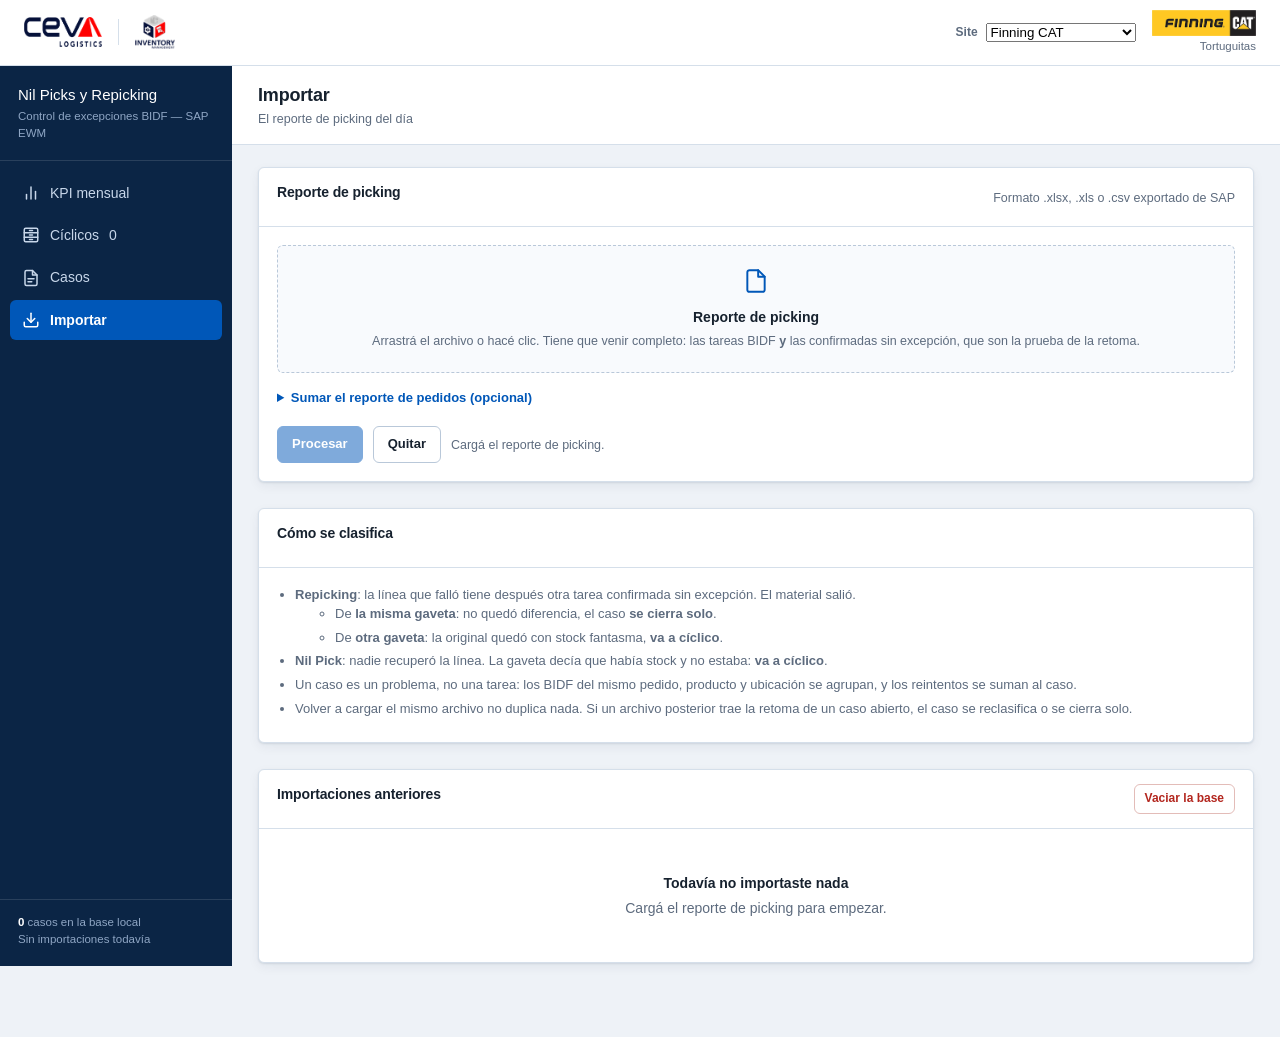
<file: nilpicks/index.html>
<!DOCTYPE html>
<html lang="es">
<head>
  <meta charset="UTF-8">
  <meta name="viewport" content="width=device-width, initial-scale=1">
  <title>Nil Picks y Repicking — SAP EWM</title>
  <link rel="stylesheet" href="styles.css">
</head>
<body>

<header class="marca">
  <div class="marca__izq">
    <img id="logoCeva" class="marca__logo marca__logo--ceva" alt="CEVA Logistics">
    <span class="marca__linea"></span>
    <img id="logoInventario" class="marca__logo marca__logo--inv" alt="Inventory Management">
  </div>

  <div class="marca__der">
    <div class="site">
      <label class="campo__etiqueta" for="siteSelector">Site</label>
      <select id="siteSelector"></select>
    </div>
    <div class="site__marca">
      <div id="siteLogo" class="site__logo"></div>
      <div id="siteDetalle" class="site__detalle"></div>
    </div>
  </div>
</header>

<div class="app">

  <!-- =================== Navegación lateral =================== -->
  <nav class="nav">
    <div class="nav__marca">
      <div class="nav__titulo">Nil Picks y Repicking</div>
      <div class="nav__bajada">Control de excepciones BIDF — SAP EWM</div>
    </div>

    <div class="nav__menu" role="tablist">
      <button class="nav__item" data-vista="kpi" aria-current="true" role="tab">
        <svg class="nav__icono" viewBox="0 0 24 24" fill="none" stroke="currentColor" stroke-width="2" stroke-linecap="round" stroke-linejoin="round"><line x1="18" y1="20" x2="18" y2="10"/><line x1="12" y1="20" x2="12" y2="4"/><line x1="6" y1="20" x2="6" y2="14"/></svg>
        KPI mensual
      </button>
      <button class="nav__item" data-vista="ciclicos" aria-current="false" role="tab">
        <svg class="nav__icono" viewBox="0 0 24 24" fill="none" stroke="currentColor" stroke-width="2" stroke-linecap="round" stroke-linejoin="round"><rect x="3" y="3" width="18" height="18" rx="2"/><line x1="3" y1="9" x2="21" y2="9"/><line x1="3" y1="15" x2="21" y2="15"/><line x1="10" y1="6" x2="14" y2="6"/><line x1="10" y1="12" x2="14" y2="12"/><line x1="10" y1="18" x2="14" y2="18"/></svg>
        Cíclicos
        <span class="nav__pastilla" id="navAContar">0</span>
      </button>
      <button class="nav__item" data-vista="casos" aria-current="false" role="tab">
        <svg class="nav__icono" viewBox="0 0 24 24" fill="none" stroke="currentColor" stroke-width="2" stroke-linecap="round" stroke-linejoin="round"><path d="M14 2H6a2 2 0 0 0-2 2v16a2 2 0 0 0 2 2h12a2 2 0 0 0 2-2V8z"/><polyline points="14 2 14 8 20 8"/><line x1="8" y1="13" x2="16" y2="13"/><line x1="8" y1="17" x2="13" y2="17"/></svg>
        Casos
      </button>
      <button class="nav__item" data-vista="importar" aria-current="false" role="tab">
        <svg class="nav__icono" viewBox="0 0 24 24" fill="none" stroke="currentColor" stroke-width="2" stroke-linecap="round" stroke-linejoin="round"><path d="M21 15v4a2 2 0 0 1-2 2H5a2 2 0 0 1-2-2v-4"/><polyline points="7 10 12 15 17 10"/><line x1="12" y1="15" x2="12" y2="3"/></svg>
        Importar
      </button>
    </div>

    <div class="nav__pie">
      <div><span class="nav__contador" id="navTotal">0</span> casos en la base local</div>
      <div id="navUltima">Sin importaciones todavía</div>
    </div>
  </nav>

  <!-- ========================== Contenido ========================== -->
  <main class="main">

    <header class="barra">
      <div>
        <h1 class="barra__titulo" id="barraTitulo">KPI mensual</h1>
        <div class="barra__sub" id="barraSub">Nil Picks y Repickings de la operación, mes a mes</div>
      </div>
      <div class="barra__acciones" id="barraAcciones"></div>
    </header>

    <!-- ---------------------- Vista: KPI mensual ---------------------- -->
    <section class="vista is-activa" id="vista-kpi">

      <div class="seccion">
        <div class="panel">
          <div class="panel__cuerpo" style="display:flex; gap:14px; align-items:flex-end; flex-wrap:wrap;">
            <div class="campo" style="max-width:190px;">
              <label class="campo__etiqueta" for="kpiMes">Mes</label>
              <input type="month" id="kpiMes">
            </div>
            <div class="campo" style="max-width:220px;">
              <label class="campo__etiqueta" for="kpiUnidad">Contar</label>
              <select id="kpiUnidad">
                <option value="casos">Casos (un problema = uno)</option>
                <option value="tareas">Tareas BIDF (como SAP)</option>
              </select>
            </div>
            <span class="barra__sub" id="kpiRango"></span>
          </div>
        </div>
      </div>

      <div class="seccion">
        <div class="kpis" id="kpis"></div>
      </div>

      <div class="seccion">
        <div class="panel">
          <div class="panel__cabecera">
            <h2 class="seccion__titulo">Mes a mes</h2>
            <span class="barra__sub">Todo el histórico cargado</span>
          </div>
          <div class="tabla-scroll">
            <table class="tabla" id="tablaMeses">
              <thead>
                <tr>
                  <th>Mes</th>
                  <th class="num">Nil Picks</th>
                  <th class="num">Repicking</th>
                  <th class="num">Dif. parcial</th>
                  <th class="num">Unid. faltantes</th>
                  <th class="num">Total</th>
                  <th class="num">Tareas</th>
                  <th class="num">Gavetas a cíclico</th>
                  <th class="num">Contadas</th>
                  <th class="num">Ajustadas</th>
                  <th class="num">Unid. ajustadas</th>
                </tr>
              </thead>
              <tbody id="mesesCuerpo"></tbody>
            </table>
          </div>
          <div class="vacio" id="mesesVacio"><strong>Todavía no hay casos cargados</strong>Importá el reporte de picking para ver los meses.</div>
          <div class="panel__cuerpo"><div class="grafico__lienzo grafico__lienzo--alto"><canvas id="gMensual"></canvas></div></div>
        </div>
      </div>

      <div class="seccion">
        <div class="panel">
          <div class="panel__cabecera">
            <div>
              <h2 class="seccion__titulo">Dónde se concentra</h2>
              <div class="leyenda" id="rankLeyenda"></div>
            </div>
            <div style="display:flex; gap:12px; align-items:flex-end; flex-wrap:wrap;">
              <div class="campo" style="max-width:200px;">
                <label class="campo__etiqueta" for="rankAlcance">Período</label>
                <select id="rankAlcance">
                  <option value="mes">El mes elegido</option>
                  <option value="todo">Todo el histórico</option>
                </select>
              </div>
              <div class="campo" style="max-width:140px;">
                <label class="campo__etiqueta" for="rankTope">Mostrar</label>
                <select id="rankTope">
                  <option value="10">Top 10</option>
                  <option value="20">Top 20</option>
                  <option value="0">Todos</option>
                </select>
              </div>
              <div class="campo" style="max-width:130px;">
                <label class="campo__etiqueta" for="rankVista">Ver como</label>
                <select id="rankVista">
                  <option value="grafico">Gráfico</option>
                  <option value="tabla">Tabla</option>
                </select>
              </div>
            </div>
          </div>
          <div class="panel__cuerpo rankings" id="rankings"></div>
        </div>
      </div>

    </section>

    <!-- ---------------------- Vista: Cíclicos ---------------------- -->
    <section class="vista" id="vista-ciclicos">

      <div class="seccion">
        <div class="resumen" id="ciclicosResumen"></div>
      </div>

      <div class="panel">
        <div class="panel__cabecera">
          <div class="buscador">
            <svg viewBox="0 0 24 24" fill="none" stroke="currentColor" stroke-width="2" stroke-linecap="round"><circle cx="11" cy="11" r="7"/><line x1="21" y1="21" x2="16.7" y2="16.7"/></svg>
            <input type="search" id="ciclicosBusqueda" placeholder="Buscar ubicación o producto">
          </div>
          <div style="display:flex; gap:12px; align-items:flex-end; flex-wrap:wrap;">
            <div class="campo" style="max-width:220px;">
              <label class="campo__etiqueta" for="ciclicosFiltro">Estado</label>
              <select id="ciclicosFiltro">
                <option value="pendientes">A contar</option>
                <option value="contados">Contados, sin ajustar</option>
                <option value="abiertos">Todo lo abierto</option>
                <option value="todos">Todos, incluso cerrados</option>
              </select>
            </div>
            <div class="campo" style="max-width:220px;">
              <label class="campo__etiqueta" for="ciclicosAntiguedad">Antigüedad</label>
              <select id="ciclicosAntiguedad">
                <option value="0">Cualquiera</option>
                <option value="15">Sin fallar hace +15 días</option>
                <option value="30">Sin fallar hace +30 días</option>
                <option value="60">Sin fallar hace +60 días</option>
                <option value="90">Sin fallar hace +90 días</option>
              </select>
            </div>
          </div>
        </div>

        <div class="masiva" id="ciclicosMasiva" hidden>
          <span id="masivaCuenta">0 gavetas seleccionadas</span>
          <button class="btn btn--chico btn--primario" id="btnCerrarMasivo">Cerrar en bloque</button>
          <button class="btn btn--chico" id="btnLimpiarSeleccion">Deseleccionar</button>
        </div>
        <div class="tabla-scroll">
          <table class="tabla" id="tablaCiclicos">
            <thead>
              <tr>
                <th class="chk"><input type="checkbox" id="ciclicosTodos" title="Seleccionar todo lo filtrado"></th>
                <th>Ubicación</th>
                <th>Producto</th>
                <th class="desc">Descripción</th>
                <th class="num">Casos</th>
                <th>Motivo</th>
                <th>Desde</th>
                <th class="num">Cant. tarea</th>
                <th class="num">Contado</th>
                <th class="num">Diferencia</th>
                <th>Estado</th>
                <th></th>
              </tr>
            </thead>
            <tbody id="ciclicosCuerpo"></tbody>
          </table>
        </div>
        <div class="vacio" id="ciclicosVacio" hidden><strong>No hay gavetas para contar</strong>Todo lo que falló se recuperó en la misma gaveta, o ya lo cerraste.</div>
      </div>

      <div class="seccion">
        <div class="panel">
          <div class="panel__cuerpo">
            <ul class="reglas">
              <li>Una fila es <strong>una gaveta y un producto</strong>. Si tres pedidos fallaron sobre la misma gaveta y el mismo item, es un cíclico, no tres.</li>
              <li>Contás una vez y se cierran todos los casos de esa gaveta.</li>
              <li>La <strong>planilla</strong> sale sin la cantidad del sistema, para contar a ciegas. El <strong>detalle</strong> la incluye.</li>
              <li>La cantidad de la tarea es lo que el pickeador tenía que sacar, <strong>no</strong> el saldo de la gaveta. Para el ajuste, cargá el stock del sistema cuando contás.</li>
            </ul>
          </div>
        </div>
      </div>

    </section>

    <!-- ------------------------ Vista: Casos ------------------------ -->
    <section class="vista" id="vista-casos">

      <div class="seccion">
        <div class="panel">
          <div class="panel__cabecera">
            <div class="buscador">
              <svg viewBox="0 0 24 24" fill="none" stroke="currentColor" stroke-width="2" stroke-linecap="round"><circle cx="11" cy="11" r="7"/><line x1="21" y1="21" x2="16.7" y2="16.7"/></svg>
              <input type="search" id="fBusqueda" placeholder="Buscar documento, producto, ubicación, usuario…">
            </div>
            <button class="btn btn--chico" id="btnLimpiarFiltros">Limpiar filtros</button>
          </div>
          <div class="panel__cuerpo">
            <div class="filtros">
              <div class="campo"><label class="campo__etiqueta" for="fDesde">Desde</label><input type="date" id="fDesde"></div>
              <div class="campo"><label class="campo__etiqueta" for="fHasta">Hasta</label><input type="date" id="fHasta"></div>
              <div class="campo campo--ancho">
                <span class="campo__etiqueta">Clasificación</span>
                <div class="chips" id="fClasificacion"></div>
              </div>
              <div class="campo campo--ancho">
                <span class="campo__etiqueta">Estado</span>
                <div class="chips" id="fEstado"></div>
              </div>
            </div>
          </div>
        </div>
      </div>

      <div class="panel">
        <div class="tabla-scroll">
          <table class="tabla" id="tablaCasos">
            <thead>
              <tr>
                <th data-orden="fecha">1er intento</th>
                <th data-orden="documento">Documento</th>
                <th class="num" data-orden="intentosCant">Int.</th>
                <th data-orden="producto">Producto</th>
                <th class="desc">Descripción</th>
                <th class="num" data-orden="cantidad">Cant.</th>
                <th data-orden="ubicacion">Ubicación</th>
                <th data-orden="usuario">Usuario</th>
                <th data-orden="clasificacion">Clasificación</th>
                <th data-orden="estado">Estado</th>
                <th></th>
              </tr>
            </thead>
            <tbody></tbody>
          </table>
        </div>
        <div class="vacio" id="vacioCasos" hidden><strong>No hay casos para mostrar</strong>Cambiá los filtros o importá el reporte del día.</div>
        <div class="paginado">
          <span id="paginadoInfo">0 casos</span>
          <span style="display:flex; gap:8px; align-items:center;">
            <button class="btn btn--chico" id="btnPrev">Anterior</button>
            <span id="paginaActual">1</span>
            <button class="btn btn--chico" id="btnNext">Siguiente</button>
          </span>
        </div>
      </div>

    </section>

    <!-- ---------------------- Vista: Importar ---------------------- -->
    <section class="vista" id="vista-importar">

      <div class="seccion">
        <div class="panel">
          <div class="panel__cabecera">
            <h2 class="seccion__titulo">Reporte de picking</h2>
            <span class="barra__sub">Formato .xlsx, .xls o .csv exportado de SAP</span>
          </div>
          <div class="panel__cuerpo">

            <label class="soltar soltar--solo" id="zonaPicking">
              <input type="file" id="filePicking" accept=".xlsx,.xls,.csv">
              <svg viewBox="0 0 24 24" width="26" height="26" fill="none" stroke="#0057B8" stroke-width="1.8" stroke-linecap="round" stroke-linejoin="round"><path d="M14 2H6a2 2 0 0 0-2 2v16a2 2 0 0 0 2 2h12a2 2 0 0 0 2-2V8z"/><polyline points="14 2 14 8 20 8"/></svg>
              <div class="soltar__nombre" id="nombrePicking">Reporte de picking</div>
              <div class="soltar__ayuda">Arrastrá el archivo o hacé clic. Tiene que venir completo: las tareas BIDF <strong>y</strong> las confirmadas sin excepción, que son la prueba de la retoma.</div>
            </label>

            <details class="opcional">
              <summary>Sumar el reporte de pedidos (opcional)</summary>
              <p class="barra__sub">No cambia la clasificación. Solo trae el documento ERP y el destinatario, para poder avisar si un pedido quedó trabado.</p>
              <label class="soltar soltar--chico" id="zonaPedidos">
                <input type="file" id="filePedidos" accept=".xlsx,.xls,.csv">
                <div class="soltar__nombre" id="nombrePedidos">Reporte de pedidos</div>
              </label>
            </details>

            <div class="acciones-carga">
              <button class="btn btn--primario" id="btnProcesar" disabled>Procesar</button>
              <button class="btn" id="btnLimpiarCarga">Quitar</button>
              <span class="barra__sub" id="estadoCarga">Cargá el reporte de picking.</span>
            </div>
          </div>
        </div>
      </div>

      <div class="seccion" id="bloqueResumen" hidden>
        <div class="panel">
          <div class="panel__cabecera"><h2 class="seccion__titulo">Resultado de la importación</h2></div>
          <div class="panel__cuerpo">
            <div class="resumen" id="resumenImport"></div>
            <div class="barra__sub" id="detalleImport" style="margin-top:12px;"></div>
          </div>
        </div>
      </div>

      <div class="seccion">
        <div class="panel">
          <div class="panel__cabecera"><h2 class="seccion__titulo">Cómo se clasifica</h2></div>
          <div class="panel__cuerpo">
            <ul class="reglas">
              <li><strong>Repicking</strong>: la línea que falló tiene después otra tarea confirmada sin excepción. El material salió.
                <ul>
                  <li>De <strong>la misma gaveta</strong>: no quedó diferencia, el caso <strong>se cierra solo</strong>.</li>
                  <li>De <strong>otra gaveta</strong>: la original quedó con stock fantasma, <strong>va a cíclico</strong>.</li>
                </ul>
              </li>
              <li><strong>Nil Pick</strong>: nadie recuperó la línea. La gaveta decía que había stock y no estaba: <strong>va a cíclico</strong>.</li>
              <li>Un caso es un problema, no una tarea: los BIDF del mismo pedido, producto y ubicación se agrupan, y los reintentos se suman al caso.</li>
              <li>Volver a cargar el mismo archivo no duplica nada. Si un archivo posterior trae la retoma de un caso abierto, el caso se reclasifica o se cierra solo.</li>
            </ul>
          </div>
        </div>
      </div>

      <div class="seccion">
        <div class="panel">
          <div class="panel__cabecera">
            <h2 class="seccion__titulo">Importaciones anteriores</h2>
            <button class="btn btn--chico btn--peligro" id="btnVaciar">Vaciar la base</button>
          </div>
          <div class="tabla-scroll">
            <table class="tabla" id="tablaImportaciones">
              <thead>
                <tr><th>Fecha</th><th>Archivo</th><th class="num">Excepciones</th><th class="num">Casos nuevos</th><th class="num">Reintentos</th><th class="num">Cerrados solos</th><th class="num">Ya cargadas</th></tr>
              </thead>
              <tbody></tbody>
            </table>
          </div>
          <div class="vacio" id="vacioImportaciones"><strong>Todavía no importaste nada</strong>Cargá el reporte de picking para empezar.</div>
        </div>
      </div>

    </section>

  </main>
</div>

<!-- ======================= Modal ======================= -->
<div class="modal" id="modal" role="dialog" aria-modal="true" aria-labelledby="modalTitulo">
  <div class="modal__caja">
    <div class="modal__cabecera">
      <div>
        <h2 id="modalTitulo">Caso</h2>
        <div class="barra__sub" id="modalSub"></div>
      </div>
      <button class="modal__cerrar" id="btnCerrarModal" aria-label="Cerrar">&times;</button>
    </div>
    <div class="modal__cuerpo" id="modalCuerpo"></div>
    <div class="modal__pie">
      <button class="btn" id="btnCerrarModal2">Cerrar</button>
    </div>
  </div>
</div>

<div class="avisos" id="avisos"></div>

<script src="assets.js"></script>
<script src="lib/xlsx.full.min.js"></script>
<script src="lib/chart.umd.js"></script>
<script src="db.js"></script>
<script src="app.js"></script>
</body>
</html>
</file>
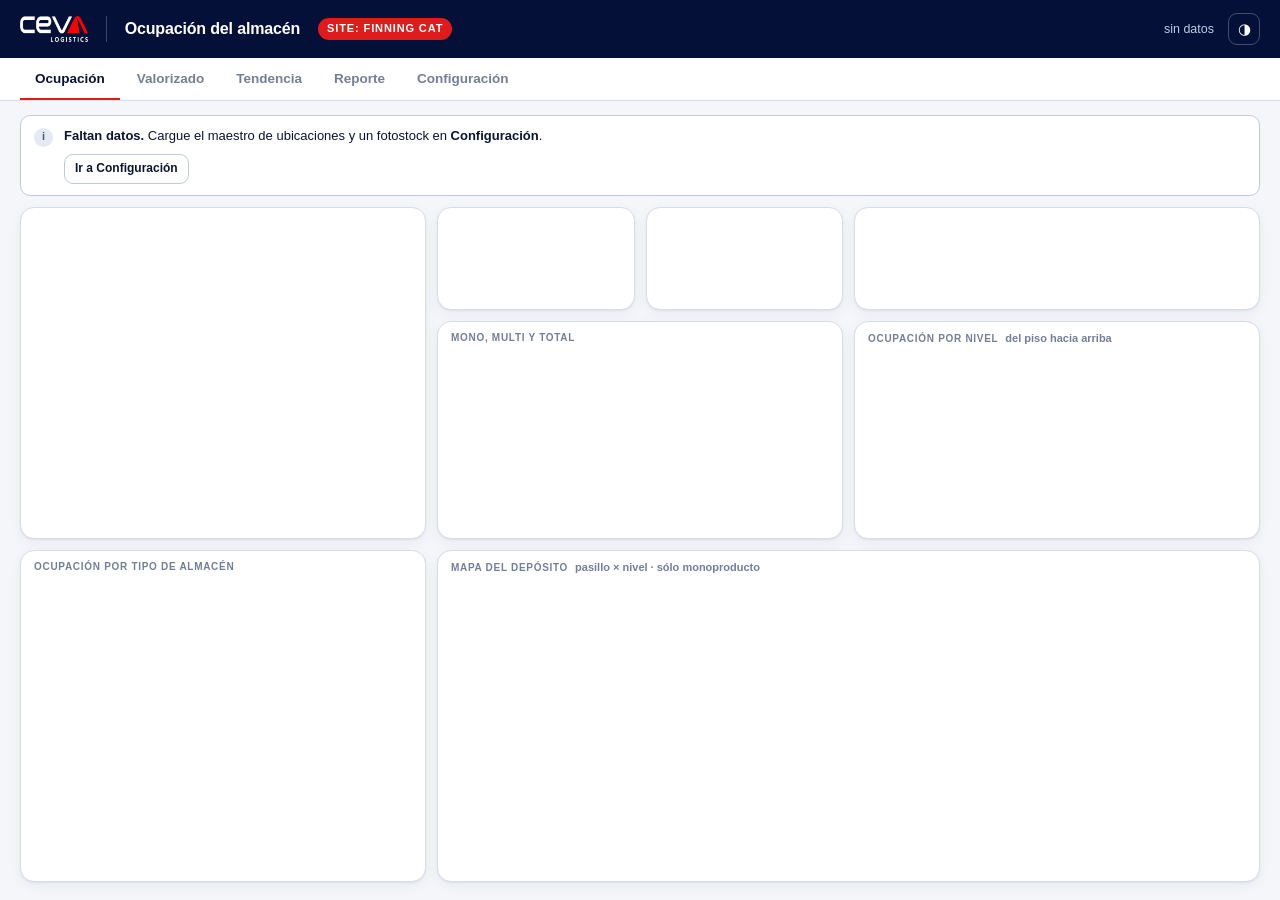
<file: almacen.html>
<!doctype html>
<html lang="es" data-tema="">
<head>
<meta charset="utf-8">
<meta name="viewport" content="width=device-width, initial-scale=1">
<title>Ocupación CDR · Finning CAT</title>
<style>
/* ===========================================================================
   1 · FICHAS DE COLOR
   La paleta sale del azul marino de CEVA. Los cuatro acentos estan validados
   para daltonismo en claro y en oscuro: ninguna serie se distingue solo por
   color, siempre hay rotulo al lado.
   =========================================================================== */
:root{
  color-scheme: light dark;

  --marino:#051039;
  --rojo:#e01b1b;

  /* superficies */
  --fondo:#f4f6fa;
  --carta:#ffffff;
  --carta-2:#f0f3f9;
  --carta-3:#e4e9f3;
  --linea:#d6dde9;
  --linea-2:#c0cadb;

  /* tinta */
  --tinta:#0b1430;
  --tinta-2:#4a5570;
  --tinta-3:#737e97;

  /* serie categorica (validada: lightness, croma, CVD, contraste) */
  --c1:#577bd6; --c2:#d08022; --c3:#009289; --c4:#8f5dc1;

  /* rampa secuencial de un solo tono, clara a oscura */
  --r1:#e8edf8; --r2:#d3dcf0; --r3:#bcc9e7; --r4:#a4b5dd; --r5:#8ba1d3;
  --r6:#718cc8; --r7:#5a77bb; --r8:#4a63a1; --r9:#3a4e85; --r10:#2b3b69;
  --r11:#1e2a4e; --r12:#131c36;

  --grilla:#e6eaf2;
  --eje:#aab4c7;
  --mapa-alto:#ffffff; --mapa-bajo:#0b1430;

  --radio:14px;
  --radio-2:10px;
  --sombra:0 1px 2px rgba(5,16,57,.06), 0 4px 14px rgba(5,16,57,.05);
  --sombra-2:0 2px 6px rgba(5,16,57,.10), 0 12px 32px rgba(5,16,57,.10);
  --tipo:'Segoe UI', Roboto, -apple-system, BlinkMacSystemFont, 'Helvetica Neue', Arial, sans-serif;
}
:root:where([data-tema="oscuro"]),
:root:where(:not([data-tema="claro"])){ }

@media (prefers-color-scheme: dark){
  :root:not([data-tema="claro"]){
    --fondo:#101422;
    --carta:#171c2e;
    --carta-2:#1e2438;
    --carta-3:#272e46;
    --linea:#2f3750;
    --linea-2:#3d4763;
    --tinta:#eef1f8;
    --tinta-2:#a8b2c8;
    --tinta-3:#7e8aa4;
    --c1:#678be4; --c2:#cc8029; --c3:#00a097; --c4:#9d6dcf;
    --r1:#1b2440; --r2:#223055; --r3:#2a3b6a; --r4:#334780; --r5:#3d5496;
    --r6:#4862ab; --r7:#5572bf; --r8:#6483cd; --r9:#7694d8; --r10:#8aa5e1;
    --r11:#a0b7e9; --r12:#bacbf1;
    --grilla:#262d44; --eje:#49536e;
    --mapa-alto:#0b1430; --mapa-bajo:#eef1f8;
    --sombra:0 1px 2px rgba(0,0,0,.4), 0 4px 14px rgba(0,0,0,.3);
    --sombra-2:0 2px 6px rgba(0,0,0,.5), 0 12px 32px rgba(0,0,0,.45);
  }
}
:root[data-tema="oscuro"]{
  --fondo:#101422;
  --carta:#171c2e;
  --carta-2:#1e2438;
  --carta-3:#272e46;
  --linea:#2f3750;
  --linea-2:#3d4763;
  --tinta:#eef1f8;
  --tinta-2:#a8b2c8;
  --tinta-3:#7e8aa4;
  --c1:#678be4; --c2:#cc8029; --c3:#00a097; --c4:#9d6dcf;
  --r1:#1b2440; --r2:#223055; --r3:#2a3b6a; --r4:#334780; --r5:#3d5496;
  --r6:#4862ab; --r7:#5572bf; --r8:#6483cd; --r9:#7694d8; --r10:#8aa5e1;
  --r11:#a0b7e9; --r12:#bacbf1;
  --grilla:#262d44; --eje:#49536e;
  --mapa-alto:#0b1430; --mapa-bajo:#eef1f8;
  --sombra:0 1px 2px rgba(0,0,0,.4), 0 4px 14px rgba(0,0,0,.3);
  --sombra-2:0 2px 6px rgba(0,0,0,.5), 0 12px 32px rgba(0,0,0,.45);
}

/* ===========================================================================
   2 · BASE
   =========================================================================== */
*{box-sizing:border-box; margin:0; padding:0}
html,body{height:100%}
body{
  font-family:var(--tipo); background:var(--fondo); color:var(--tinta);
  font-size:14px; line-height:1.45; -webkit-font-smoothing:antialiased;
  display:flex; flex-direction:column;
}
h1,h2,h3,h4{line-height:1.2; font-weight:650}
button{font:inherit; color:inherit}
:focus-visible{outline:2px solid var(--c1); outline-offset:2px; border-radius:4px}

.nums{font-variant-numeric:tabular-nums}

/* ---------- barra superior ---------- */
.cab{
  background:var(--marino); color:#fff; padding:0 20px;
  display:flex; align-items:center; gap:18px; flex:none; height:58px;
}
.cab .logo{height:26px; width:auto; display:block}
.cab .sep{width:1px; height:26px; background:rgba(255,255,255,.22)}
.cab h1{font-size:16px; letter-spacing:-.01em; white-space:nowrap}
.cab .site{
  font-size:11px; font-weight:750; letter-spacing:.08em; text-transform:uppercase;
  background:var(--rojo); color:#fff; padding:3px 9px; border-radius:99px; white-space:nowrap;
}
.cab .der{margin-left:auto; display:flex; align-items:center; gap:14px}
.cab .corte{font-size:12.5px; color:#c2cce4; white-space:nowrap}
.cab .corte b{color:#fff}
.icono{
  width:32px; height:32px; border-radius:9px; border:1px solid rgba(255,255,255,.25);
  background:transparent; color:#fff; cursor:pointer; display:grid; place-items:center;
  font-size:15px; flex:none;
}
.icono:hover{background:rgba(255,255,255,.12)}

/* ---------- pestañas ---------- */
.tabs{
  background:var(--carta); border-bottom:1px solid var(--linea); padding:0 20px;
  display:flex; gap:2px; flex:none; overflow-x:auto;
}
.tabs button{
  background:none; border:0; padding:11px 15px 9px; cursor:pointer; white-space:nowrap;
  font-size:13.5px; font-weight:600; color:var(--tinta-3); border-bottom:2.5px solid transparent;
}
.tabs button:hover{color:var(--tinta)}
.tabs button[aria-selected="true"]{color:var(--tinta); border-bottom-color:var(--rojo)}

/* ---------- lienzo ---------- */
main{flex:1; min-height:0; padding:14px 20px 18px; overflow:auto}
.hoja{display:none}
/* La hoja es una columna: la barra de filtros mide lo suyo y el mosaico se
   queda con todo el resto, que es lo que lo hace entrar sin barra lateral. */
.hoja.ver{display:flex; flex-direction:column; height:100%; min-height:0}

/* ===========================================================================
   3 · EL MOSAICO
   La pantalla principal es una grilla de 12 columnas y 6 filas que ocupa
   exactamente el alto disponible. Cada tarjeta declara cuanto mide, asi la
   saturacion pesa visualmente lo que pesa en la decision.
   =========================================================================== */
.mosaico{
  display:grid; gap:11px; flex:1; min-height:0;
  grid-template-columns:repeat(12, 1fr);
  grid-template-rows:repeat(6, minmax(0,1fr));
}
.m-hero{grid-column:1/span 4;  grid-row:1/span 3}
.m-k1  {grid-column:5/span 2;  grid-row:1}
.m-k2  {grid-column:7/span 2;  grid-row:1}
.m-k3  {grid-column:9/span 4;  grid-row:1}
.m-mmt {grid-column:5/span 4;  grid-row:2/span 2}
.m-niv {grid-column:9/span 4;  grid-row:2/span 2}
.m-tipo{grid-column:1/span 4;  grid-row:4/span 3}
.m-mapa{grid-column:5/span 8;  grid-row:4/span 3}
/* Debajo de 1100px el mosaico se desarma y pasa a una sola columna alta. */
@media (max-width:1100px){
  .mosaico{grid-template-columns:repeat(4,1fr); grid-template-rows:none; flex:none}
  .mosaico > *{grid-column:1/-1 !important; grid-row:auto !important; min-height:150px}
}

.caja{
  background:var(--carta); border:1px solid var(--linea); border-radius:var(--radio);
  box-shadow:var(--sombra); padding:10px 13px; min-width:0; min-height:0;
  display:flex; flex-direction:column; position:relative; overflow:hidden;
}
.caja.liso{padding:0}
.caja > h3{
  font-size:10px; font-weight:750; text-transform:uppercase; letter-spacing:.07em;
  color:var(--tinta-3); margin-bottom:1px; display:flex; align-items:baseline; gap:7px; flex:none;
}
.caja > h3 .pista{font-weight:600; text-transform:none; letter-spacing:0; color:var(--tinta-3); font-size:11px}
.caja .lienzo{flex:1; min-height:0; display:flex; flex-direction:column; justify-content:center}

/* tarjeta chica de KPI: el numero manda, el resto se corre a un costado */
.kpi{justify-content:space-between; gap:2px}
.kpi .val{
  font-size:clamp(28px, 2.6vw, 40px); font-weight:720; letter-spacing:-.03em; line-height:1;
  font-variant-numeric:tabular-nums; margin-top:auto;
}
.kpi .val.mini{font-size:clamp(22px, 2vw, 31px)}
.kpi .pie{font-size:11.5px; color:var(--tinta-2); margin-top:3px; line-height:1.3}
.kpi .pie.tenue, .kpi .tenue{color:var(--tinta-3)}
.kpi .fila{display:flex; align-items:baseline; gap:9px; flex-wrap:wrap; margin-top:auto}

/* variacion contra el corte anterior: la flecha dice el sentido, sin semaforo */
.delta{
  display:inline-flex; align-items:center; gap:5px; font-size:11.5px; font-weight:650;
  color:var(--tinta-2); background:var(--carta-2); border:1px solid var(--linea);
  border-radius:99px; padding:1px 9px; white-space:nowrap; font-variant-numeric:tabular-nums;
}
.delta .fl{font-size:8.5px; color:var(--tinta-3)}
.delta.plano{background:none; border-color:transparent; padding:0}

/* el numero grande */
.hero{justify-content:space-between; align-items:stretch; gap:6px}
.hero .medio{display:flex; flex-direction:column; align-items:flex-start; justify-content:center; flex:1; min-height:0}
.hero .rot{font-size:10px; font-weight:750; text-transform:uppercase; letter-spacing:.07em; color:var(--tinta-3)}
.hero .big{
  font-size:clamp(50px, 8vw, 96px); font-weight:730; letter-spacing:-.04em; line-height:.95;
  font-variant-numeric:tabular-nums;
}
.hero .sub{font-size:13px; color:var(--tinta-2); margin-top:2px}
.hero .tira{display:flex; align-items:center; gap:9px; flex-wrap:wrap; margin-top:9px}
.hero .chispero{width:100%; margin-top:auto; padding-top:12px}
.hero .chispero .rotulo{font-size:10.5px; color:var(--tinta-3); margin-top:3px}
.hero .chispero:empty{display:none}
.hero .estado{
  display:inline-flex; align-items:center; gap:6px;
  font-size:12px; font-weight:650; color:var(--tinta-2);
  border:1px solid var(--linea-2); border-radius:99px; padding:3px 11px;
}
.hero .estado i{width:7px; height:7px; border-radius:50%; background:var(--c1); flex:none}
.hero .cinta{width:100%; flex:none}

/* barras de mono / multi / total */
.mmt{display:flex; flex-direction:column; gap:9px; width:100%}
.mmt{gap:8px}
.mmt .f{display:grid; grid-template-columns:58px 1fr 96px; align-items:center; gap:10px}
.mmt .f .et{font-size:12px; font-weight:650; color:var(--tinta-2)}
.mmt .f .pista{height:14px; background:var(--carta-3); border-radius:4px; position:relative; overflow:hidden}
.mmt .f .pista i{position:absolute; inset:0 auto 0 0; border-radius:4px}
.mmt .f .num{font-size:12.5px; text-align:right; color:var(--tinta-2); font-variant-numeric:tabular-nums}
.mmt .f .num b{color:var(--tinta); font-size:15px; font-weight:700}
.mmt .f.tot{border-top:1px solid var(--linea); padding-top:9px; margin-top:1px}
.mmt .nota{font-size:11px; color:var(--tinta-3); margin-top:2px}

/* ===========================================================================
   4 · GRAFICOS
   Marcas finas, punta redondeada de 4px del lado del dato, grilla discreta,
   un solo eje. El color identifica la entidad, nunca el puesto en el ranking.
   =========================================================================== */
/* max-height mas preserveAspectRatio: cuando la tarjeta es mas baja que lo que
   pide la relacion de aspecto, el dibujo se achica en vez de desbordar. */
svg.g{display:block; width:100%; height:auto; max-height:100%; overflow:visible}
svg.g .gl{stroke:var(--grilla); stroke-width:1; shape-rendering:crispEdges}
svg.g .bs{stroke:var(--eje); stroke-width:1; shape-rendering:crispEdges}
svg.g .tk{fill:var(--tinta-3); font-size:10px}
svg.g .lb{fill:var(--tinta-2); font-size:11px}
svg.g .vd{fill:var(--tinta); font-size:11px; font-weight:650; font-variant-numeric:tabular-nums}
svg.g .mk{cursor:pointer; transition:opacity .12s}
svg.g .mk.apagado{opacity:.26}
svg.g .cel{cursor:pointer}
/* El numero adentro de la celda: en tema claro los pasos altos son oscuros y
   el texto va blanco; en tema oscuro los pasos altos son claros y el texto va
   oscuro. Por eso no alcanza con un color fijo y van dos fichas. */
svg.g .cel-num{pointer-events:none; font-weight:650; font-variant-numeric:tabular-nums}
svg.g .cel-num.alto{fill:var(--mapa-alto)}
svg.g .cel-num.bajo{fill:var(--mapa-bajo)}
.cel-num.alto{fill:var(--mapa-alto)}
.cel-num.bajo{fill:var(--mapa-bajo)}
svg.g .aro{stroke:var(--carta); stroke-width:2}

.globo{
  position:fixed; z-index:90; pointer-events:none; opacity:0; transform:translateY(3px);
  transition:opacity .11s, transform .11s;
  background:var(--carta); color:var(--tinta); border:1px solid var(--linea-2);
  border-radius:var(--radio-2); box-shadow:var(--sombra-2); padding:9px 11px;
  font-size:12px; max-width:290px;
}
.globo.ver{opacity:1; transform:none}
.globo b{display:block; margin-bottom:4px; font-size:12.5px}
.globo table{border-collapse:collapse; font-size:11.5px}
.globo td{padding:1px 0}
.globo td:last-child{text-align:right; padding-left:14px; font-weight:650; font-variant-numeric:tabular-nums}

/* leyenda: siempre que haya dos series o mas */
.leyenda{display:flex; flex-wrap:wrap; gap:4px 14px; font-size:11.5px; color:var(--tinta-2); margin-top:7px}
.leyenda span{display:inline-flex; align-items:center; gap:6px}
.leyenda i{width:9px; height:9px; border-radius:3px; flex:none}

.vacio{
  display:grid; place-items:center; height:100%; min-height:90px; padding:14px;
  color:var(--tinta-3); font-size:12.5px; text-align:center;
}

/* ===========================================================================
   5 · TABLAS, FORMULARIOS Y AVISOS
   =========================================================================== */
.rejilla{display:grid; gap:11px}
.r2{grid-template-columns:repeat(2,1fr)}
.r3{grid-template-columns:repeat(3,1fr)}
.r4{grid-template-columns:repeat(4,1fr)}
@media (max-width:1180px){ .r3,.r4{grid-template-columns:repeat(2,1fr)} }
@media (max-width:760px){ .rejilla{grid-template-columns:1fr !important} }

.marco{overflow:auto; max-height:min(58vh,560px); border:1px solid var(--linea); border-radius:var(--radio-2)}
.marco.suelto{max-height:none; overflow:visible}
table{border-collapse:collapse; width:100%; font-size:13px}
thead th{
  position:sticky; top:0; z-index:2; background:var(--carta-2); text-align:left; white-space:nowrap;
  padding:8px 11px; font-size:10.5px; font-weight:750; text-transform:uppercase; letter-spacing:.05em;
  color:var(--tinta-2); border-bottom:1px solid var(--linea); cursor:pointer; user-select:none;
}
thead th.quieto{cursor:default}
thead th .fl{color:var(--c1); font-size:9px}
tbody td{padding:7px 11px; border-bottom:1px solid var(--grilla)}
tbody tr:last-child td{border-bottom:0}
tbody tr.clic{cursor:pointer}
tbody tr.clic:hover td{background:var(--carta-2)}
tbody tr.elegida td{background:color-mix(in oklab, var(--c1) 14%, var(--carta))}
td.n,th.n{text-align:right; font-variant-numeric:tabular-nums; white-space:nowrap}
tfoot td{
  padding:8px 11px; font-weight:700; background:var(--carta-2);
  border-top:1px solid var(--eje); font-variant-numeric:tabular-nums;
}
.corte-tabla{font-size:11.5px; color:var(--tinta-3); margin-top:7px}

.pastilla{
  display:inline-block; font-size:11px; padding:1px 8px; border-radius:99px;
  border:1px solid var(--linea-2); color:var(--tinta-2); white-space:nowrap;
}

/* barra interior de tabla: magnitud sin salir de la celda */
.barrita{display:block; height:5px; border-radius:3px; background:var(--carta-3); position:relative; min-width:46px}
.barrita i{position:absolute; inset:0 auto 0 0; border-radius:3px; background:var(--c1)}

/* ---------- controles ---------- */
.btn{
  border:1px solid var(--linea-2); background:var(--carta); color:var(--tinta);
  border-radius:9px; padding:7px 13px; font-size:13px; font-weight:600; cursor:pointer;
}
.btn:hover{background:var(--carta-2)}
.btn.fuerte{background:var(--marino); border-color:var(--marino); color:#fff}
.btn.fuerte:hover{filter:brightness(1.18)}
.btn.chico{padding:5px 10px; font-size:12px}
.btn:disabled{opacity:.45; cursor:not-allowed}

label.et{display:block; font-size:11px; font-weight:700; text-transform:uppercase;
  letter-spacing:.05em; color:var(--tinta-3); margin-bottom:4px}
input[type=text],input[type=date],select{
  font:inherit; font-size:13px; color:var(--tinta); background:var(--carta);
  border:1px solid var(--linea-2); border-radius:9px; padding:6px 10px; width:100%;
}
input[type=file]{font-size:12.5px; width:100%}

.filtros{
  display:flex; gap:10px; align-items:flex-end; flex-wrap:wrap;
  background:var(--carta); border:1px solid var(--linea); border-radius:var(--radio);
  padding:10px 13px; margin-bottom:11px; box-shadow:var(--sombra);
}
.filtros[hidden]{display:none}
.filtros .gr{min-width:118px}
.chips{display:flex; gap:6px; flex-wrap:wrap; align-items:center}
.chip{
  display:inline-flex; align-items:center; gap:6px; font-size:12px; font-weight:600;
  background:color-mix(in oklab, var(--c1) 14%, var(--carta)); color:var(--tinta);
  border:1px solid color-mix(in oklab, var(--c1) 40%, transparent);
  border-radius:99px; padding:3px 6px 3px 11px;
}
.chip button{border:0; background:none; cursor:pointer; color:var(--tinta-2); line-height:1; padding:0 3px; font-size:14px}

.aviso{
  display:flex; gap:11px; border-radius:var(--radio-2); padding:11px 13px; font-size:13px;
  border:1px solid var(--linea-2); background:var(--carta); margin-bottom:11px; align-items:flex-start;
}
.aviso .ic{
  width:19px; height:19px; border-radius:50%; flex:none; display:grid; place-items:center;
  font-size:11px; font-weight:800; background:var(--carta-3); color:var(--tinta-2); margin-top:1px;
}
.aviso.ojo{border-color:color-mix(in oklab, var(--c2) 45%, transparent)}
.aviso.ojo .ic{background:color-mix(in oklab, var(--c2) 22%, var(--carta)); color:var(--c2)}
.aviso.mal{border-color:color-mix(in oklab, var(--rojo) 45%, transparent)}
.aviso.mal .ic{background:color-mix(in oklab, var(--rojo) 16%, var(--carta)); color:var(--rojo)}

.estado-carga{font-size:12.5px; margin-top:7px; color:var(--tinta-2); line-height:1.4}
.estado-carga.ok{color:var(--c3)}
.estado-carga.mal{color:var(--rojo)}

.pie-fino{font-size:11.5px; color:var(--tinta-3); margin-top:9px}
.titulo-hoja{display:flex; align-items:baseline; gap:12px; margin-bottom:11px; flex-wrap:wrap}
.titulo-hoja h2{font-size:17px}
.titulo-hoja p{font-size:12.5px; color:var(--tinta-3)}
.titulo-hoja .der{margin-left:auto; display:flex; gap:8px; align-items:center}

/* ---------- ventana de la tabla ---------- */
dialog{
  border:0; padding:0; border-radius:var(--radio); background:var(--carta); color:var(--tinta);
  box-shadow:var(--sombra-2); width:min(1180px, 94vw); max-height:88vh; overflow:auto;
}
dialog::backdrop{background:rgba(5,16,57,.52); backdrop-filter:blur(2px)}

/* ===========================================================================
   6 · LA FILMINA
   Una hoja A4 apaisada con lo que hay que mirar de un golpe.
   =========================================================================== */
.filmina{background:var(--carta); border:1px solid var(--linea); border-radius:var(--radio); overflow:hidden; box-shadow:var(--sombra)}
.f-cab{background:var(--marino); color:#fff; padding:12px 18px; display:flex; align-items:center; gap:14px; flex-wrap:wrap}
.f-cab img{height:26px}
.f-cab h2{font-size:16px; color:#fff}
.f-cab .s{font-size:11.5px; color:#c2cce4}
.f-cab .meta{margin-left:auto; text-align:right; font-size:11.5px; color:#c2cce4; line-height:1.35}
.f-cab .meta b{color:#fff}
.f-cuerpo{padding:14px 18px 16px}
.f-k{display:grid; gap:9px; grid-template-columns:repeat(5,1fr)}
.f-k .c{border:1px solid var(--linea); border-radius:var(--radio-2); padding:9px 11px; background:var(--carta-2)}
.f-k .c .r{font-size:9.5px; font-weight:750; text-transform:uppercase; letter-spacing:.05em; color:var(--tinta-2); line-height:1.25}
.f-k .c .v{font-size:22px; font-weight:720; margin-top:3px; white-space:nowrap; font-variant-numeric:tabular-nums; letter-spacing:-.02em}
.f-k .c .d{font-size:10.5px; color:var(--tinta-2); margin-top:2px}
.f-cols{display:grid; gap:11px; grid-template-columns:1.25fr 1fr 1fr; margin-top:12px}
.f-cj{border:1px solid var(--linea); border-radius:var(--radio-2); padding:10px 12px}
.f-cj h4{font-size:10.5px; text-transform:uppercase; letter-spacing:.05em; color:var(--tinta-2); margin-bottom:8px}
.f-f{display:flex; align-items:center; gap:8px; font-size:11.5px; padding:2px 0}
.f-f .e{flex:none; width:58px; font-weight:700; font-variant-numeric:tabular-nums; overflow:hidden; text-overflow:ellipsis; white-space:nowrap}
.f-f .p{flex:1; height:12px; background:var(--carta-3); border-radius:3px; position:relative; overflow:hidden}
.f-f .p i{position:absolute; inset:0 auto 0 0; border-radius:0 3px 3px 0}
.f-f .n{flex:none; width:46px; text-align:right; font-weight:700; font-variant-numeric:tabular-nums}
.f-nota{margin-top:10px; padding:8px 11px; border-left:3px solid var(--c1); background:var(--carta-2);
  border-radius:0 var(--radio-2) var(--radio-2) 0; font-size:12px}
.f-pie{border-top:1px solid var(--linea); margin-top:12px; padding-top:8px; display:flex; gap:14px;
  justify-content:space-between; font-size:10px; color:var(--tinta-3)}

/* ===========================================================================
   7 · IMPRESION
   =========================================================================== */
@media print{
  @page{ size:A4 landscape; margin:8mm; }
  html,body{background:#fff !important; font-size:9pt; display:block}
  :root{
    --fondo:#fff; --carta:#fff; --carta-2:#f1f4fa; --carta-3:#e5eaf4; --tinta:#0b1430;
    --tinta-2:#48536d; --tinta-3:#6d7890; --linea:#c6cedd; --linea-2:#aeb8cb;
    --grilla:#dfe4ee; --eje:#9ba5ba; --sombra:none; --sombra-2:none;
  }
  .cab,.tabs,.filtros,.globo,.sin-print{display:none !important}
  main{padding:0; overflow:visible; height:auto}
  .hoja{display:none !important; height:auto}
  #hReporte{display:block !important}
  .filmina{border:0; border-radius:0; box-shadow:none; break-inside:avoid}
  .f-cab{padding:8px 12px}
  .f-cab h2{font-size:14pt}
  .f-cuerpo{padding:9px 12px 8px}
  .f-k{gap:6px}
  .f-k .c{padding:7px 9px}
  .f-k .c .v{font-size:16pt}
  .f-cols{gap:7px; margin-top:7px}
  .f-cj{padding:7px 9px}
  .f-f{font-size:8.4pt}
  .f-nota{font-size:8pt; margin-top:6px; padding:5px 8px;
    display:-webkit-box; -webkit-box-orient:vertical; -webkit-line-clamp:2; overflow:hidden}
  .f-pie{font-size:6.8pt; margin-top:6px; padding-top:5px}
  *{-webkit-print-color-adjust:exact; print-color-adjust:exact}
}
</style>
</head>
<body>

<header class="cab">
  <img class="logo" id="logoCab" alt="CEVA Logistics">
  <div class="sep"></div>
  <h1>Ocupación del almacén</h1>
  <span class="site">Site: Finning CAT</span>
  <div class="der">
    <span class="corte" id="rotCorte">sin datos</span>
    <button class="icono" id="btnTema" title="Modo claro u oscuro" aria-label="Cambiar tema">&#9681;</button>
  </div>
</header>

<nav class="tabs" role="tablist" aria-label="Secciones">
  <button role="tab" data-h="hOcup"   aria-selected="true">Ocupación</button>
  <button role="tab" data-h="hValor"  aria-selected="false">Valorizado</button>
  <button role="tab" data-h="hTend"   aria-selected="false">Tendencia</button>
  <button role="tab" data-h="hReporte" aria-selected="false">Reporte</button>
  <button role="tab" data-h="hConfig" aria-selected="false">Configuración</button>
</nav>

<main>

<!-- ======================= OCUPACIÓN ======================= -->
<section class="hoja ver" id="hOcup" role="tabpanel">
  <div id="ocupFalta"></div>
  <div class="filtros sin-print" id="barraFiltros" hidden>
    <div class="gr"><label class="et" for="fTipo">Tipo</label><select id="fTipo"></select></div>
    <div class="gr"><label class="et" for="fArea">Área</label><select id="fArea"></select></div>
    <div class="gr"><label class="et" for="fPas">Pasillo</label><select id="fPas"></select></div>
    <div class="gr"><label class="et" for="fNiv">Nivel</label><select id="fNiv"></select></div>
    <div class="gr"><label class="et" for="fEst">Estado</label><select id="fEst">
      <option value="">Todas</option><option value="ocu">Ocupadas</option><option value="vac">Vacías</option>
    </select></div>
    <div class="chips" id="chips"></div>
    <button class="btn chico" id="btnTabla" style="margin-left:auto">Ver tabla de ubicaciones</button>
  </div>

  <div class="mosaico" id="mosaico" hidden>
    <div class="caja m-hero hero" id="cjHero"></div>
    <div class="caja m-k1 kpi" id="cjOcu"></div>
    <div class="caja m-k2 kpi" id="cjVac"></div>
    <div class="caja m-k3 kpi" id="cjPlata"></div>
    <div class="caja m-mmt"><h3>Mono, multi y total</h3><div class="lienzo" id="cjMmt"></div></div>
    <div class="caja m-niv"><h3>Ocupación por nivel <span class="pista">del piso hacia arriba</span></h3>
      <div class="lienzo" id="gNivel"></div></div>
    <div class="caja m-tipo"><h3>Ocupación por tipo de almacén</h3><div class="lienzo" id="gTipo"></div></div>
    <div class="caja m-mapa"><h3>Mapa del depósito <span class="pista">pasillo × nivel · sólo monoproducto</span></h3>
      <div class="lienzo" id="gMapa"></div></div>
  </div>
</section>

<!-- ======================= VALORIZADO ======================= -->
<section class="hoja" id="hValor" role="tabpanel">
  <div id="valFalta"></div>
  <div id="valCuerpo" hidden>
    <div id="valAviso"></div>
    <div class="rejilla r4" style="margin-bottom:11px">
      <div class="caja kpi" id="kvTotal"></div>
      <div class="caja kpi" id="kvMedia"></div>
      <div class="caja kpi" id="kvItems"></div>
      <div class="caja kpi" id="kvConc"></div>
    </div>
    <div class="rejilla r3" style="margin-bottom:11px">
      <div class="caja" style="min-height:280px"><h3>Valor por tipo de almacén</h3>
        <div class="lienzo" id="gValTipo"></div></div>
      <div class="caja" style="min-height:280px"><h3>Valor por área de almacenamiento</h3>
        <div class="lienzo" id="gValArea"></div></div>
      <div class="caja" style="min-height:280px">
        <h3>Curva de concentración <span class="pista">cuánta plata hay en cuántas posiciones</span></h3>
        <div class="lienzo" id="gPareto"></div></div>
    </div>
    <div class="rejilla r2">
      <div class="caja"><h3>Materiales que concentran el valor</h3>
        <div class="lienzo" id="tTopMat"></div></div>
      <div class="caja"><h3>Posiciones más caras</h3>
        <div class="lienzo" id="tTopUbi"></div></div>
    </div>
  </div>
</section>

<!-- ======================= TENDENCIA ======================= -->
<section class="hoja" id="hTend" role="tabpanel">
  <div class="titulo-hoja">
    <h2>Tendencia</h2>
    <p>Cada corte guardado deja una marca. Se guarda sólo el resumen, no el detalle.</p>
    <div class="der">
      <select id="fGrano" style="width:auto"><option value="sem">Por semana</option><option value="mes">Por mes</option></select>
      <button class="btn chico" id="btnCsvTend">Exportar</button>
    </div>
  </div>
  <div id="tendAviso"></div>
  <div class="rejilla r2" style="margin-bottom:11px">
    <div class="caja" style="min-height:270px"><h3>Ocupación monoproducto</h3>
      <div class="lienzo" id="gTendOcu"></div></div>
    <div class="caja" style="min-height:270px"><h3>Valor en posiciones</h3>
      <div class="lienzo" id="gTendVal"></div></div>
  </div>
  <div class="caja"><h3>Cortes guardados</h3><div class="lienzo" id="tCortes"></div></div>
</section>

<!-- ======================= REPORTE ======================= -->
<section class="hoja" id="hReporte" role="tabpanel">
  <div id="repFalta"></div>
  <div id="repCuerpo" hidden>
    <div class="titulo-hoja sin-print">
      <h2>Reporte</h2>
      <p>Una hoja A4 apaisada con la situación del depósito.</p>
      <div class="der"><button class="btn fuerte" id="btnPdf">Exportar PDF</button></div>
    </div>
    <div class="rejilla r3 sin-print" style="margin-bottom:11px">
      <div><label class="et" for="repEmp">Encabezado</label><input type="text" id="repEmp" placeholder="Depósito Central"></div>
      <div><label class="et" for="repAut">Preparado por</label><input type="text" id="repAut" placeholder="Nombre y apellido"></div>
      <div><label class="et" for="repNota">Comentario</label><input type="text" id="repNota" placeholder="Opcional, sale al pie"></div>
    </div>
    <div class="filmina" id="filmina"></div>
  </div>
</section>

<!-- ======================= CONFIGURACIÓN ======================= -->
<section class="hoja" id="hConfig" role="tabpanel">
  <div class="titulo-hoja">
    <h2>Configuración</h2>
    <p>Los archivos quedan guardados en este navegador. Nada se envía a ningún servidor.</p>
  </div>
  <div id="cfgAvisos"></div>
  <div class="rejilla r3" style="margin-bottom:11px">
    <div class="caja">
      <h3>1 · Maestro de ubicaciones</h3>
      <p class="pie-fino" style="margin:0 0 9px">Define la capacidad. Se carga cuando cambia.</p>
      <input type="file" id="aMae" accept=".xlsx,.XLSX">
      <div class="estado-carga" id="eMae">Sin cargar.</div>
    </div>
    <div class="caja">
      <h3>2 · Fotostock</h3>
      <p class="pie-fino" style="margin:0 0 9px">El corte. Se puede elegir varios juntos.</p>
      <input type="file" id="aFoto" accept=".xlsx,.XLSX" multiple>
      <div class="estado-carga" id="eFoto">Sin cargar.</div>
    </div>
    <div class="caja">
      <h3>3 · Maestro valorizado <span class="pista">opcional</span></h3>
      <p class="pie-fino" style="margin:0 0 9px">Sin él la app anda, pero sin dólares.</p>
      <input type="file" id="aVal" accept=".xlsx,.XLSX">
      <div class="estado-carga" id="eVal">Sin cargar.</div>
    </div>
  </div>
  <div class="rejilla r2" style="margin-bottom:11px">
    <div class="caja">
      <h3>Fecha del corte</h3>
      <p class="pie-fino" style="margin:0 0 9px">Se detecta del nombre del archivo. Corríjala si hace falta.</p>
      <div style="display:flex; gap:9px; align-items:flex-end">
        <div style="flex:1"><label class="et" for="inFecha">Fecha</label><input type="date" id="inFecha"></div>
        <button class="btn fuerte" id="btnGuardar">Guardar corte</button>
      </div>
      <div class="estado-carga" id="eGuardar"></div>
    </div>
    <div class="caja">
      <h3>Respaldo y limpieza</h3>
      <p class="pie-fino" style="margin:0 0 9px">Para mudar todo a otra computadora.</p>
      <div style="display:flex; gap:8px; flex-wrap:wrap">
        <button class="btn chico" id="btnBajarResp">Descargar respaldo</button>
        <label class="btn chico" style="cursor:pointer">Restaurar<input type="file" id="aResp" accept=".json" hidden></label>
        <button class="btn chico" id="btnBorrarHist">Borrar historial</button>
        <button class="btn chico" id="btnBorrarTodo">Borrar todo</button>
      </div>
      <div class="estado-carga" id="eResp"></div>
    </div>
  </div>
  <div class="caja"><h3>Control de calidad del corte</h3><div class="lienzo" id="tCalidad"></div></div>
</section>

</main>

<dialog id="dlgTabla">
  <div class="titulo-hoja" style="padding:14px 16px 0; margin:0">
    <h2>Ubicaciones</h2><p id="subTabla"></p>
    <div class="der">
      <button class="btn chico" id="btnCsvUbis">Exportar</button>
      <button class="btn chico" id="btnCerrarTabla">Cerrar</button>
    </div>
  </div>
  <div style="padding:12px 16px 16px"><div id="tUbis"></div></div>
</dialog>

<div class="globo" id="globo" role="status" aria-live="polite"></div>

<script>
// Logo de CEVA embebido: la marca tiene que verse aunque el archivo se abra
// sin internet. Es la version en reverse (texto blanco, triangulo rojo), que es
// la que va sobre la banda azul marino.
const LOGO_CLARO = '[data-uri]';
</script>
<script>
"use strict";

/* ===========================================================================
   A · FORMATO
   Todo en castellano rioplatense: punto para miles, coma para decimales.
   =========================================================================== */
const Fmt = {
  ent: n => (Number.isFinite(n) ? Math.round(n) : 0).toLocaleString('es-AR'),
  dec: (n, d = 1) => (Number.isFinite(n) ? n : 0).toLocaleString('es-AR',
    { minimumFractionDigits: d, maximumFractionDigits: d }),
  pct: (n, d = 1) => Fmt.dec(n, d) + '%',
  usd(n) {
    const v = Number.isFinite(n) ? n : 0, a = Math.abs(v);
    if (a >= 1e6) return 'USD ' + Fmt.dec(v / 1e6, 2) + ' M';
    if (a >= 1e3) return 'USD ' + Fmt.dec(v / 1e3, 1) + ' k';
    return 'USD ' + Fmt.dec(v, 0);
  },
  usdX: n => 'USD ' + (Number.isFinite(n) ? n : 0).toLocaleString('es-AR', { maximumFractionDigits: 0 }),
  plural: (n, uno, varios) => Fmt.ent(n) + ' ' + (Math.round(n) === 1 ? uno : varios),
  esc: s => String(s ?? '').replace(/[&<>"']/g, c =>
    ({ '&': '&amp;', '<': '&lt;', '>': '&gt;', '"': '&quot;', "'": '&#39;' }[c])),
  num(s) {
    if (typeof s === 'number') return s;
    const t = String(s ?? '').trim();
    if (!t) return NaN;
    // SAP escribe 1.234,56 y tambien 1,234.56 segun como lo exporten.
    const coma = t.lastIndexOf(','), punto = t.lastIndexOf('.');
    let limpio = t.replace(/\s|USD|\$/gi, '');
    if (coma > punto) limpio = limpio.replace(/\./g, '').replace(',', '.');
    else limpio = limpio.replace(/,/g, '');
    const v = parseFloat(limpio);
    return Number.isFinite(v) ? v : NaN;
  },
  hoy: () => new Date().toISOString().slice(0, 10),
  fecha(f) {
    if (!f) return '—';
    const [a, m, d] = String(f).split('-');
    return `${d}/${m}/${a}`;
  },
  fechaLarga(f) {
    if (!f) return '—';
    const n = ['enero', 'febrero', 'marzo', 'abril', 'mayo', 'junio', 'julio',
      'agosto', 'septiembre', 'octubre', 'noviembre', 'diciembre'];
    const [a, m, d] = String(f).split('-');
    return `${+d} de ${n[+m - 1]} de ${a}`;
  },
  semana(f) {
    // Semana ISO: el jueves de esa semana define el año.
    const d = new Date(f + 'T00:00:00Z');
    d.setUTCDate(d.getUTCDate() + 4 - (d.getUTCDay() || 7));
    const ene1 = new Date(Date.UTC(d.getUTCFullYear(), 0, 1));
    const n = Math.ceil(((d - ene1) / 86400000 + 1) / 7);
    return `${d.getUTCFullYear()} S${String(n).padStart(2, '0')}`;
  },
  mes: f => String(f).slice(0, 7),
  rotMes(ym) {
    const n = ['', 'ene', 'feb', 'mar', 'abr', 'may', 'jun', 'jul', 'ago', 'sep', 'oct', 'nov', 'dic'];
    const [a, m] = String(ym).split('-');
    return n[+m] + ' ' + a.slice(2);
  },
  bajar(nombre, texto, tipo = 'text/csv;charset=utf-8') {
    const a = document.createElement('a');
    a.href = URL.createObjectURL(new Blob([texto], { type: tipo }));
    a.download = nombre;
    document.body.appendChild(a); a.click();
    setTimeout(() => { URL.revokeObjectURL(a.href); a.remove(); }, 1500);
  },
  // Punto y coma y marca BOM: asi Excel en castellano lo abre en columnas.
  csv(cab, filas) {
    const q = v => {
      const s = String(v ?? '');
      return /[";\n\r]/.test(s) ? '"' + s.replace(/"/g, '""') + '"' : s;
    };
    return '﻿' + [cab.map(q).join(';'), ...filas.map(f => f.map(q).join(';'))].join('\r\n');
  }
};

// Orden natural: que "10" vaya despues de "9" y no antes.
const ordNat = (a, b) => String(a).localeCompare(String(b), 'es', { numeric: true, sensitivity: 'base' });

// Pasillos y niveles: primero los numericos en orden, y lo que no es numero
// —PISO, (sin nivel)— al final, que es donde se lee sin estorbar.
const esNum = s => /^\d+$/.test(String(s));
const ordClave = (a, b) => {
  const na = esNum(a), nb = esNum(b);
  if (na && nb) return +a - +b;
  if (na) return -1;
  if (nb) return 1;
  return ordNat(a, b);
};
const ordClaveDesc = (a, b) => {
  const na = esNum(a), nb = esNum(b);
  if (na && nb) return +b - +a;
  if (na) return -1;
  if (nb) return 1;
  return ordNat(a, b);
};

/* ===========================================================================
   B · LECTOR DE .xlsx
   Un .xlsx es un ZIP con XML adentro. Se abre el ZIP a mano y se descomprime
   con DecompressionStream, que ya viene en el navegador: por eso este archivo
   no necesita ninguna libreria ni conexion a internet.
   Se recorre la planilla de corrido, sin armar un arbol XML, porque un
   fotostock de 30.000 filas tumba al DOMParser.
   =========================================================================== */
const Libro = (() => {
  const utf8 = new TextDecoder('utf-8');
  const FIRMA_FIN = 0x06054b50, FIRMA_LOC64 = 0x07064b50, FIRMA_DIR = 0x02014b50;

  /* ---------------------------- el ZIP ---------------------------- */
  function finDelDirectorio(v) {
    // El registro final esta al final del archivo, detras de un comentario
    // de hasta 64 kB. Se busca para atras.
    const tope = Math.max(0, v.byteLength - 22 - 0xFFFF);
    for (let p = v.byteLength - 22; p >= tope; p--) {
      if (v.getUint32(p, true) === FIRMA_FIN) return p;
    }
    throw new Error('No parece un .xlsx: no se encontró el fin del archivo comprimido.');
  }

  function ubicarDirectorio(v) {
    const fin = finDelDirectorio(v);
    let cuantos = v.getUint16(fin + 10, true);
    let donde = v.getUint32(fin + 16, true);
    if (donde === 0xFFFFFFFF || cuantos === 0xFFFF) {
      // ZIP64: el dato real vive en otro registro al que apunta un localizador.
      const loc = fin - 20;
      if (loc < 0 || v.getUint32(loc, true) !== FIRMA_LOC64) {
        throw new Error('El archivo usa ZIP64 pero le falta el localizador.');
      }
      const z64 = Number(v.getBigUint64(loc + 8, true));
      cuantos = Number(v.getBigUint64(z64 + 32, true));
      donde = Number(v.getBigUint64(z64 + 48, true));
    }
    return { cuantos, donde };
  }

  function leerExtra64(v, ini, largo, faltan) {
    // Los campos que no entran en 32 bits se guardan en un bloque extra 0x0001,
    // en el mismo orden en que faltaron.
    let p = ini;
    while (p < ini + largo - 3) {
      const id = v.getUint16(p, true), tam = v.getUint16(p + 2, true);
      if (id === 0x0001) {
        let q = p + 4;
        const salida = {};
        for (const campo of faltan) { salida[campo] = Number(v.getBigUint64(q, true)); q += 8; }
        return salida;
      }
      p += 4 + tam;
    }
    return {};
  }

  function catalogo(buf) {
    const v = new DataView(buf), bytes = new Uint8Array(buf);
    const { cuantos, donde } = ubicarDirectorio(v);
    const mapa = new Map();
    let p = donde;
    for (let i = 0; i < cuantos && p + 46 <= bytes.length; i++) {
      if (v.getUint32(p, true) !== FIRMA_DIR) break;
      const metodo = v.getUint16(p + 10, true);
      let comp = v.getUint32(p + 20, true);
      let crudo = v.getUint32(p + 24, true);
      const lNom = v.getUint16(p + 28, true);
      const lExtra = v.getUint16(p + 30, true);
      const lCom = v.getUint16(p + 32, true);
      let local = v.getUint32(p + 42, true);
      const nombre = utf8.decode(bytes.subarray(p + 46, p + 46 + lNom));
      const faltan = [];
      if (crudo === 0xFFFFFFFF) faltan.push('crudo');
      if (comp === 0xFFFFFFFF) faltan.push('comp');
      if (local === 0xFFFFFFFF) faltan.push('local');
      if (faltan.length) {
        const x = leerExtra64(v, p + 46 + lNom, lExtra, faltan);
        if (x.crudo !== undefined) crudo = x.crudo;
        if (x.comp !== undefined) comp = x.comp;
        if (x.local !== undefined) local = x.local;
      }
      mapa.set(nombre, { metodo, comp, crudo, local });
      p += 46 + lNom + lExtra + lCom;
    }
    return mapa;
  }

  async function sacar(buf, e) {
    const v = new DataView(buf), bytes = new Uint8Array(buf);
    if (v.getUint32(e.local, true) !== 0x04034b50) throw new Error('Entrada dañada dentro del .xlsx.');
    const ini = e.local + 30 + v.getUint16(e.local + 26, true) + v.getUint16(e.local + 28, true);
    const crudo = bytes.subarray(ini, ini + e.comp);
    if (e.metodo === 0) return crudo;                       // guardado sin comprimir
    if (e.metodo !== 8) throw new Error('El .xlsx usa una compresión que el navegador no abre.');
    const flujo = new Blob([crudo]).stream().pipeThrough(new DecompressionStream('deflate-raw'));
    return new Uint8Array(await new Response(flujo).arrayBuffer());
  }

  /* ---------------------------- el XML ---------------------------- */
  const ENTIDADES = { amp: '&', lt: '<', gt: '>', quot: '"', apos: "'" };
  function desescapar(s) {
    if (s.indexOf('&') < 0) return s;
    return s.replace(/&(#x?[0-9a-fA-F]+|\w+);/g, (todo, cuerpo) => {
      if (cuerpo[0] === '#') {
        const n = cuerpo[1] === 'x' || cuerpo[1] === 'X'
          ? parseInt(cuerpo.slice(2), 16) : parseInt(cuerpo.slice(1), 10);
        return Number.isFinite(n) ? String.fromCodePoint(n) : todo;
      }
      return ENTIDADES[cuerpo] ?? todo;
    });
  }

  // Devuelve el texto de todos los <t> que haya entre dos posiciones.
  function juntarTextos(xml, desde, hasta) {
    let out = '', p = desde;
    for (;;) {
      let a = xml.indexOf('<t', p);
      if (a < 0 || a >= hasta) break;
      const c = xml.charCodeAt(a + 2);                       // <t>, <t ...> y no <tabla>
      if (c !== 62 && c !== 32 && c !== 47) { p = a + 2; continue; }
      const cierra = xml.indexOf('>', a);
      if (cierra < 0 || xml[cierra - 1] === '/') { p = cierra + 1; continue; }
      const b = xml.indexOf('</t>', cierra);
      if (b < 0 || b > hasta) break;
      out += desescapar(xml.slice(cierra + 1, b));
      p = b + 4;
    }
    return out;
  }

  function textosCompartidos(xml) {
    const lista = [];
    let p = 0;
    for (;;) {
      const a = xml.indexOf('<si', p);
      if (a < 0) break;
      let b = xml.indexOf('</si>', a);
      if (b < 0) { b = xml.length; }
      lista.push(juntarTextos(xml, a, b));
      p = b + 5;
    }
    return lista;
  }

  // "BK" -> 62. La columna sale de la referencia, no del orden: una celda
  // vacia no se escribe y correria todo lo que viene atras.
  function columnaDe(ref) {
    let n = 0;
    for (let i = 0; i < ref.length; i++) {
      const c = ref.charCodeAt(i);
      if (c < 65 || c > 90) break;
      n = n * 26 + (c - 64);
    }
    return n - 1;
  }

  // Recorre <row> por <row> y entrega cada fila como un arreglo ralo.
  // El filtro llega en una caja porque recien se conoce despues de leer la
  // cabecera, o sea despues de que este generador ya arranco.
  function* recorrer(xml, sst, filtro) {
    let p = 0;
    for (;;) {
      const ini = xml.indexOf('<row', p);
      if (ini < 0) break;
      const abre = xml.indexOf('>', ini);
      if (abre < 0) break;
      if (xml[abre - 1] === '/') { p = abre + 1; yield []; continue; }
      const fin = xml.indexOf('</row>', abre);
      const tope = fin < 0 ? xml.length : fin;
      const fila = [];
      let q = abre + 1;
      while (q < tope) {
        const ca = xml.indexOf('<c', q);
        if (ca < 0 || ca >= tope) break;
        const sig = xml.charCodeAt(ca + 2);
        if (sig !== 62 && sig !== 32) { q = ca + 2; continue; }
        const cierraAbre = xml.indexOf('>', ca);
        const etiqueta = xml.slice(ca, cierraAbre);
        const solo = xml[cierraAbre - 1] === '/';
        const mRef = /\sr="([A-Z]+)/.exec(etiqueta);
        const col = mRef ? columnaDe(mRef[1]) : fila.length;
        const cf = solo ? cierraAbre + 1 : xml.indexOf('</c>', cierraAbre);
        const cuerpoFin = cf < 0 ? tope : cf;
        const cols = filtro.cols;
        if (!solo && (!cols || cols.has(col))) {
          const mT = /\st="(\w+)"/.exec(etiqueta);
          const tipo = mT ? mT[1] : '';
          let valor = '';
          if (tipo === 'inlineStr') {
            valor = juntarTextos(xml, cierraAbre, cuerpoFin);
          } else {
            const va = xml.indexOf('<v', cierraAbre);
            if (va >= 0 && va < cuerpoFin) {
              const vc = xml.indexOf('>', va);
              const vb = xml.indexOf('</v>', vc);
              const bruto = desescapar(xml.slice(vc + 1, vb < 0 ? cuerpoFin : vb));
              valor = tipo === 's' ? (sst[+bruto] ?? '') : bruto;
            }
          }
          fila[col] = valor;
        }
        q = solo ? cierraAbre + 1 : cuerpoFin + 4;
      }
      yield fila;
      p = fin < 0 ? xml.length : fin + 6;
    }
  }

  function nombreDeHoja(mapa) {
    if (mapa.has('xl/worksheets/sheet1.xml')) return 'xl/worksheets/sheet1.xml';
    const hojas = [...mapa.keys()].filter(n => /^xl\/worksheets\/[^/]+\.xml$/.test(n)).sort(ordNat);
    if (!hojas.length) throw new Error('El archivo no tiene ninguna hoja de cálculo adentro.');
    return hojas[0];
  }

  /* --------------------------- la interfaz --------------------------- */
  // alLeerCabecera recibe el encabezado y devuelve el conjunto de columnas que
  // interesan; el resto ni se arma, que es de donde sale la velocidad.
  async function leer(archivo, alLeerCabecera, porFila) {
    const buf = await archivo.arrayBuffer();
    const mapa = catalogo(buf);
    const eSst = mapa.get('xl/sharedStrings.xml');
    const sst = eSst ? textosCompartidos(utf8.decode(await sacar(buf, eSst))) : [];
    const xml = utf8.decode(await sacar(buf, mapa.get(nombreDeHoja(mapa))));
    const filtro = { cols: null };
    let cabecera = null, n = 0;
    for (const fila of recorrer(xml, sst, filtro)) {
      if (!cabecera) {
        if (!fila.length) continue;
        cabecera = [];
        for (let i = 0; i < fila.length; i++) cabecera[i] = String(fila[i] ?? '').trim();
        filtro.cols = alLeerCabecera(cabecera);
        continue;
      }
      porFila(fila); n++;
    }
    if (!cabecera) throw new Error('El archivo está vacío: no tiene ni encabezado.');
    return { cabecera, filas: n };
  }

  // Fechas: SAP las manda como texto casi siempre, pero puede mandar el serial
  // de Excel. El dia 60 no existe (bug historico de Lotus) y hay que saltearlo.
  function fecha(x) {
    const t = String(x ?? '').trim();
    if (!t) return null;
    let m = /^(\d{4})-(\d{2})-(\d{2})/.exec(t);
    if (m) return `${m[1]}-${m[2]}-${m[3]}`;
    m = /^(\d{1,2})[./-](\d{1,2})[./-](\d{2,4})$/.exec(t);
    if (m) {
      let a = +m[3]; if (a < 100) a += a < 70 ? 2000 : 1900;
      return `${a}-${String(+m[2]).padStart(2, '0')}-${String(+m[1]).padStart(2, '0')}`;
    }
    if (/^\d+(\.\d+)?$/.test(t)) {
      const s = parseFloat(t);
      if (s > 20000 && s < 60000) {
        const d = new Date(Date.UTC(1899, 11, 30) + Math.floor(s) * 86400000);
        return d.toISOString().slice(0, 10);
      }
    }
    return null;
  }

  return { leer, fecha };
})();

/* ===========================================================================
   C · LOS DATOS
   Una sola regla de alcance: lo que no esta en el maestro de ubicaciones no
   existe. Asi se caen solas las ubicaciones de transito, las virtuales y los
   almacenes que no son del site, sin listas de excepciones escritas a mano.
   Mono y multi los decide la columna del maestro, no una tabla interna.
   =========================================================================== */
const LLAVE = 'cdr.ocupacion.v1';

const D = {
  mae: null,      // Map ubicacion -> ficha de la posicion
  val: null,      // Map material  -> {desc, fam, precio}
  lineas: null,   // lineas del fotostock del corte
  fecha: null,
  nom: { mae: '', val: '', foto: '' },
  hist: [],
  pref: { tema: '', empresa: '', autor: '' }
};
let M = null;     // el corte armado y listo para mostrar

/* ----------------------- busqueda de columnas ----------------------- */
// SAP cambia los nombres entre exportaciones: "Material" paso a "Producto",
// "Ctd." a veces viene como "Cantidad". Se acepta cualquiera de los alias.
function buscarCol(cab, alias) {
  for (const a of alias) {
    const i = cab.indexOf(a);
    if (i >= 0) return i;
  }
  const flojo = s => String(s).toLowerCase().replace(/[^a-z0-9]/g, '');
  const cabF = cab.map(flojo);
  for (const a of alias) {
    const i = cabF.indexOf(flojo(a));
    if (i >= 0) return i;
  }
  return -1;
}

const COLS_MAE = {
  u:    ['Ubicación', 'Ubicacion'],
  tipo: ['Tipo almacén', 'Tipo almacen'],
  pas:  ['Pasillo'],
  col:  ['Col.', 'Columna'],
  niv:  ['Nivel'],
  sub:  ['Subdivis.ubicación', 'Subdivisión ubic.'],
  area: ['Área almacenamiento', 'Area almacenamiento'],
  mm:   ['Tipo de Ubicación', 'Tipo de ubicación'],
  vac:  ['Ind.ubicación vacía', 'Ind.ubicacion vacia'],
  bloE: ['Bloq.entrada stock'],
  bloS: ['Bloq.salida stock']
};
const COLS_FOTO = {
  u:    ['Ubicación', 'Ubicacion'],
  tipo: ['Tipo almacén', 'Tipo almacen'],
  mat:  ['Producto', 'Material'],
  desc: ['Descripción de producto', 'Texto breve material', 'Descripción'],
  ctd:  ['Ctd.', 'Cantidad'],
  um:   ['Unidad medida base'],
  fem:  ['Fecha EM'],
  ts:   ['Denominación de tipo de stocks'],
  vu:   ['V/U'],
  tot:  ['Total']
};
const COLS_VAL = {
  mat:   ['Material', 'Producto'],
  desc:  ['Texto breve material', 'Descripción de producto'],
  fam:   ['Tipo material'],
  precio:['Precio interno periódico', 'Precio interno periodico'],
  stock: ['Stock total'],
  valor: ['Valor total']
};

function indices(cab, defs, obligatorias) {
  const ix = {};
  for (const k in defs) ix[k] = buscarCol(cab, defs[k]);
  for (const k of obligatorias) {
    if (ix[k] < 0) {
      throw new Error(`Al archivo le falta la columna "${defs[k][0]}". `
        + `Revise que sea el reporte correcto de SAP.`);
    }
  }
  return ix;
}
const usadas = ix => new Set(Object.values(ix).filter(i => i >= 0));

/* --------------------------- el maestro --------------------------- */
// SAP a veces escribe el nivel 4 como "4" y a veces como "04": son el mismo
// nivel fisico pero el reporte los separa en dos filas. Se emparejan rellenando
// con cero y se cuenta cuantos hubo, para poder avisarlo y que lo corrijan.
const dosDigitos = s => (/^\d+$/.test(s) ? s.padStart(2, '0') : s);

async function cargarMaestro(archivo) {
  const mapa = new Map();
  let ix = null, repetidas = 0, sinMm = 0, emparejados = 0;
  await Libro.leer(archivo,
    cab => { ix = indices(cab, COLS_MAE, ['u', 'tipo']); return usadas(ix); },
    fila => {
      const g = i => (i >= 0 ? String(fila[i] ?? '').trim() : '');
      const u = g(ix.u);
      if (!u) return;
      if (mapa.has(u)) { repetidas++; return; }
      let mm = g(ix.mm).toLowerCase();
      mm = mm.startsWith('mono') ? 'mono' : mm.startsWith('multi') ? 'multi' : '';
      if (!mm) { mm = 'multi'; sinMm++; }
      const pas0 = g(ix.pas), niv0 = g(ix.niv);
      const pas = dosDigitos(pas0), niv = dosDigitos(niv0);
      if (pas !== pas0 || niv !== niv0) emparejados++;
      mapa.set(u, {
        u, tipo: g(ix.tipo), pas: pas || '(sin pasillo)', col: g(ix.col),
        niv: niv || '(sin nivel)', sub: g(ix.sub),
        area: g(ix.area) || '(sin área)', mm,
        vacMae: g(ix.vac).toUpperCase() === 'X',
        blo: !!(g(ix.bloE) || g(ix.bloS))
      });
    });
  if (!mapa.size) throw new Error('El maestro no trajo ninguna ubicación.');
  D.mae = mapa; D.nom.mae = archivo.name;
  return { ubis: mapa.size, repetidas, sinMm, emparejados };
}

/* ------------------------ el maestro valorizado ------------------------ */
// Un material puede traer varias filas: REMAN, FULL y PARTIAL de un repuesto
// reconstruido, o una fila por numero de serie en las maquinas. Los precios
// entre esas filas se van al triple, asi que quedarse con cualquiera de ellas
// es tirar una moneda. El precio bueno es el contable: lo que el propio maestro
// declara de valor dividido por las unidades que declara de stock. Si ninguna
// fila tiene stock, se promedian los precios que haya.
async function cargarValorizado(archivo) {
  const acum = new Map();
  let ix = null;
  await Libro.leer(archivo,
    cab => { ix = indices(cab, COLS_VAL, ['mat', 'precio']); return usadas(ix); },
    fila => {
      const g = i => (i >= 0 ? String(fila[i] ?? '').trim() : '');
      const m = g(ix.mat);
      if (!m) return;
      let a = acum.get(m);
      if (!a) { a = { desc: '', fam: '', stock: 0, valor: 0, precios: [] }; acum.set(m, a); }
      if (!a.desc) a.desc = g(ix.desc);
      if (!a.fam) a.fam = g(ix.fam);
      const p = Fmt.num(g(ix.precio));
      if (Number.isFinite(p) && p > 0) a.precios.push(p);
      const s = Fmt.num(g(ix.stock)), v = Fmt.num(g(ix.valor));
      if (Number.isFinite(s) && s > 0 && Number.isFinite(v) && v > 0) { a.stock += s; a.valor += v; }
    });
  if (!acum.size) throw new Error('El maestro valorizado no trajo ningún material.');
  const mapa = new Map();
  let conPrecio = 0, ponderados = 0, varias = 0;
  for (const [m, a] of acum) {
    let precio = 0;
    if (a.stock > 0) { precio = a.valor / a.stock; if (a.precios.length > 1) ponderados++; }
    else if (a.precios.length) precio = a.precios.reduce((s, x) => s + x, 0) / a.precios.length;
    if (a.precios.length > 1) varias++;
    if (precio > 0) conPrecio++;
    mapa.set(m, { desc: a.desc, fam: a.fam || '(sin familia)', precio });
  }
  D.val = mapa; D.nom.val = archivo.name;
  return { materiales: mapa.size, conPrecio, varias, ponderados };
}

/* --------------------------- el fotostock --------------------------- */
// El codigo de material se usa tal cual viene, sin recortar ceros ni
// decimales: 1006666 y 1006666.000 son materiales distintos y valen distinto.
async function cargarFotostock(archivo) {
  const lineas = [];
  let ix = null;
  await Libro.leer(archivo,
    cab => { ix = indices(cab, COLS_FOTO, ['u', 'mat']); return usadas(ix); },
    fila => {
      const g = i => (i >= 0 ? String(fila[i] ?? '').trim() : '');
      const u = g(ix.u);
      if (!u) return;
      const tot = Fmt.num(g(ix.tot)), vu = Fmt.num(g(ix.vu));
      lineas.push({
        u, tipo: g(ix.tipo), mat: g(ix.mat), desc: g(ix.desc),
        ctd: Fmt.num(g(ix.ctd)) || 0, um: g(ix.um),
        tot: Number.isFinite(tot) ? tot : null,
        vu: Number.isFinite(vu) ? vu : null,
        fem: Libro.fecha(g(ix.fem)),
        ts: g(ix.ts) || '(sin tipo de stock)',
        val: 0
      });
    });
  if (!lineas.length) throw new Error('El fotostock no trajo ninguna línea con ubicación.');
  D.lineas = lineas; D.nom.foto = archivo.name;
  D.fecha = fechaDelNombre(archivo.name) || Fmt.hoy();
  return { lineas: lineas.length, fecha: D.fecha, detectada: !!fechaDelNombre(archivo.name) };
}

// "FotoStock_2710" -> 27 de octubre. El año es el corriente salvo que la
// fecha quede en el futuro, en cuyo caso es del año pasado.
function fechaDelNombre(nombre) {
  const m = /(?:^|[^0-9])(\d{2})(\d{2})(?:[^0-9]|$)/.exec(String(nombre).replace(/\.[^.]+$/, ''));
  if (!m) return null;
  const d = +m[1], mes = +m[2];
  if (d < 1 || d > 31 || mes < 1 || mes > 12) return null;
  const hoy = new Date();
  let a = hoy.getFullYear();
  const f = new Date(Date.UTC(a, mes - 1, d));
  if (f > hoy) a--;
  return `${a}-${String(mes).padStart(2, '0')}-${String(d).padStart(2, '0')}`;
}

/* ===========================================================================
   D · EL MODELO DEL CORTE
   Se arma al vuelo juntando maestro, fotostock y precios. El precio se
   resuelve aca y no al leer el archivo: asi, si el maestro valorizado se
   carga despues, los valores aparecen sin tener que releer el fotostock.
   =========================================================================== */
function armarModelo() {
  if (!D.mae || !D.lineas) { M = null; return; }

  const ubis = [];
  const porU = new Map();
  for (const f of D.mae.values()) {
    const x = { ...f, ocu: false, lin: 0, ctd: 0, val: 0, mats: null, fem: null };
    ubis.push(x); porU.set(f.u, x);
  }

  const lineas = [];
  const fuera = new Map();        // tipo -> {lin, ubis:Set}
  const precio = { porTotal: 0, porVU: 0, porMaestro: 0, sin: 0, matsSin: new Set() };

  for (const L0 of D.lineas) {
    const pos = porU.get(L0.u);
    if (!pos) {
      let f = fuera.get(L0.tipo);
      if (!f) { f = { tipo: L0.tipo, lin: 0, ubis: new Set() }; fuera.set(L0.tipo, f); }
      f.lin++; f.ubis.add(L0.u);
      continue;
    }
    const L = { ...L0 };
    // Orden de precio: lo que traiga el propio fotostock y, si no, el maestro.
    if (L.tot !== null) { L.val = L.tot; precio.porTotal++; }
    else if (L.vu !== null) { L.val = L.vu * L.ctd; precio.porVU++; }
    else {
      const ficha = D.val && D.val.get(L.mat);
      if (ficha && ficha.precio > 0) { L.val = ficha.precio * L.ctd; precio.porMaestro++; }
      else { L.val = 0; precio.sin++; precio.matsSin.add(L.mat); }
    }
    L.pas = pos.pas; L.niv = pos.niv; L.area = pos.area; L.mm = pos.mm;
    L.tipo = pos.tipo;            // manda el maestro, no lo que diga el fotostock

    pos.ocu = true; pos.lin++; pos.ctd += L.ctd; pos.val += L.val;
    (pos.mats || (pos.mats = new Set())).add(L.mat);
    if (L.fem && (!pos.fem || L.fem < pos.fem)) pos.fem = L.fem;
    lineas.push(L);
  }

  for (const x of ubis) x.mats = x.mats ? x.mats.size : 0;

  // Control cruzado: el maestro trae su propio indicador de vacia.
  let acuerdan = 0, discrepan = 0;
  for (const x of ubis) { if (x.ocu === !x.vacMae) acuerdan++; else discrepan++; }

  M = {
    fecha: D.fecha, archivo: D.nom.foto, maestro: D.nom.mae,
    ubis, lineas, fuera: [...fuera.values()].sort((a, b) => b.lin - a.lin),
    precio, acuerdan, discrepan
  };
  M.conValor = !!(precio.porTotal || precio.porVU || precio.porMaestro);
}

/* --------------------------- filtros y vista --------------------------- */
const F = { tipo: '', area: '', pas: '', niv: '', est: '' };
const hayFiltro = () => !!(F.tipo || F.area || F.pas || F.niv || F.est);
const limpiarFiltros = () => { F.tipo = F.area = F.pas = F.niv = F.est = ''; };

function pasaUbi(x) {
  if (F.tipo && x.tipo !== F.tipo) return false;
  if (F.area && x.area !== F.area) return false;
  if (F.pas && x.pas !== F.pas) return false;
  if (F.niv && x.niv !== F.niv) return false;
  if (F.est === 'ocu' && !x.ocu) return false;
  if (F.est === 'vac' && x.ocu) return false;
  return true;
}

function resumir(lista, lineas) {
  const n = lista.length;
  let ocu = 0, val = 0, lin = 0;
  for (const x of lista) { if (x.ocu) ocu++; val += x.val; lin += x.lin; }
  const mats = new Set();
  if (lineas) for (const L of lineas) mats.add(L.mat);
  return { n, ocu, vac: n - ocu, pct: n ? ocu / n * 100 : 0, val, lin, items: mats.size };
}

function vista() {
  if (!M) return null;
  const ubis = M.ubis.filter(pasaUbi);
  const dentro = new Set(ubis.map(x => x.u));
  const lineas = M.lineas.filter(L => dentro.has(L.u));
  const mono = ubis.filter(x => x.mm === 'mono');
  const multi = ubis.filter(x => x.mm === 'multi');
  const linMono = lineas.filter(L => L.mm === 'mono');
  const linMulti = lineas.filter(L => L.mm === 'multi');
  return {
    ubis, lineas, mono, multi,
    mono_: resumir(mono, linMono),
    multi_: resumir(multi, linMulti),
    tot: resumir(ubis, lineas)
  };
}

// Agrupa las posiciones de la vista por una dimension.
function agrupar(lista, campo) {
  const m = new Map();
  for (const x of lista) {
    let a = m.get(x[campo]);
    if (!a) { a = { k: x[campo], n: 0, ocu: 0, val: 0, lin: 0, mono: 0 }; m.set(x[campo], a); }
    a.n++; a.val += x.val; a.lin += x.lin;
    if (x.ocu) a.ocu++;
    if (x.mm === 'mono') a.mono++;
  }
  return [...m.values()].map(a => ({ ...a, vac: a.n - a.ocu, pct: a.n ? a.ocu / a.n * 100 : 0 }));
}

// La saturacion se lee solo sobre monoproducto. En multiproducto entran varios
// materiales y lo que no entra queda fuera del rack: no hay tope contra el cual
// medir, asi que el porcentaje se informa pero no se llama saturacion.
function nivelSaturacion(pct) {
  if (pct >= 95) return { paso: 4, rot: 'Sin lugar' };
  if (pct >= 90) return { paso: 3, rot: 'Al límite' };
  if (pct >= 75) return { paso: 2, rot: 'Cargada' };
  return { paso: 1, rot: 'Holgada' };
}
const UMBRAL = 90;

/* ===========================================================================
   E · GUARDADO
   Todo vive en este navegador. Del historial se guarda solo el resumen de
   cada corte, nunca el detalle: un fotostock entero no entra en localStorage
   y ademas no hace falta para dibujar una tendencia.
   =========================================================================== */
// Se calcula siempre sobre el deposito entero: quien llama se encarga de
// sacar los filtros antes, porque un corte guardado a medias no sirve.
function resumenDelCorte() {
  const v = vista();
  return {
    fecha: M.fecha,
    archivo: M.archivo,
    maestro: M.maestro,
    maeN: D.mae.size,
    mono: { n: v.mono_.n, ocu: v.mono_.ocu },
    multi: { n: v.multi_.n, ocu: v.multi_.ocu },
    tot: { n: v.tot.n, ocu: v.tot.ocu },
    val: v.tot.val,
    items: v.tot.items,
    lineas: v.lineas.length,
    conValor: M.conValor
  };
}

function guardarCorte() {
  const guarda = { ...F };
  limpiarFiltros();
  const r = resumenDelCorte();
  Object.assign(F, guarda);
  const i = D.hist.findIndex(x => x.fecha === r.fecha);
  if (i >= 0) D.hist[i] = r; else D.hist.push(r);
  D.hist.sort((a, b) => a.fecha.localeCompare(b.fecha));
  escribirHist();
  return { reemplazado: i >= 0, cortes: D.hist.length };
}

const guardarSeguro = (clave, obj) => {
  try { localStorage.setItem(clave, JSON.stringify(obj)); return true; }
  catch (e) { return false; }
};
const leerSeguro = clave => {
  try { const t = localStorage.getItem(clave); return t ? JSON.parse(t) : null; }
  catch (e) { return null; }
};

const escribirHist = () => guardarSeguro(LLAVE + '.hist', D.hist);
const escribirPref = () => guardarSeguro(LLAVE + '.pref', D.pref);

// Las bases se guardan aplanadas a arreglos: ocupan bastante menos que los
// objetos y se vuelven a armar al abrir.
function escribirBases() {
  const paquete = {
    nom: D.nom,
    mae: D.mae ? [...D.mae.values()].map(f => [f.u, f.tipo, f.pas, f.col, f.niv, f.sub,
      f.area, f.mm === 'mono' ? 1 : 0, f.vacMae ? 1 : 0, f.blo ? 1 : 0]) : null,
    val: D.val ? [...D.val].map(([m, x]) => [m, x.desc, x.fam, x.precio]) : null
  };
  const ok = guardarSeguro(LLAVE + '.bases', paquete);
  if (!ok) avisarEspacio();
  return ok;
}

function restaurarBases() {
  const p = leerSeguro(LLAVE + '.bases');
  if (!p) return false;
  if (p.nom) D.nom = { ...D.nom, ...p.nom };
  if (p.mae) {
    D.mae = new Map();
    for (const [u, tipo, pas, col, niv, sub, area, mono, vac, blo] of p.mae) {
      D.mae.set(u, { u, tipo, pas, col, niv, sub, area, mm: mono ? 'mono' : 'multi',
        vacMae: !!vac, blo: !!blo });
    }
  }
  if (p.val) {
    D.val = new Map();
    for (const [m, desc, fam, precio] of p.val) D.val.set(m, { desc, fam, precio });
  }
  return !!(p.mae || p.val);
}

/* ------------------- importar respaldos de otras versiones -------------------
   La aplicacion anterior guardaba el corte con otra forma: un bloque "f" con
   el fisico entero y una lista por tipo, sin la division mono y multi. Se
   convierte lo que se puede y se descarta lo que no, en vez de meterlo crudo
   y que despues reviente al dibujar la tendencia.
   Las bases de un respaldo viejo NO se importan: ese maestro tenia 33.351
   posiciones y pisaria el que estas usando ahora.
   --------------------------------------------------------------------------- */
const esCorteNuevo = c => !!(c && c.fecha && c.tot && typeof c.tot.n === 'number'
  && c.mono && c.multi);

function convertirCorteViejo(c, mmPorTipo) {
  if (!c || !c.fecha || !c.f || typeof c.f.n !== 'number') return null;
  let mono = null, multi = null;
  // La division mono y multi no existia. Se reconstruye desde la lista por
  // tipo usando el maestro de ahora, que es quien sabe que es cada tipo.
  if (Array.isArray(c.porTipo) && mmPorTipo && mmPorTipo.size) {
    const a = { n: 0, ocu: 0 }, b = { n: 0, ocu: 0 };
    let completo = true;
    for (const t of c.porTipo) {
      const mm = mmPorTipo.get(String(t.k));
      if (!mm) { completo = false; break; }
      const d = mm === 'mono' ? a : b;
      d.n += t.n || 0; d.ocu += t.ocu || 0;
    }
    if (completo && a.n + b.n === c.f.n) { mono = a; multi = b; }
  }
  return {
    fecha: c.fecha,
    archivo: c.archivo || '',
    maestro: '(versión anterior)',
    maeN: c.f.n,
    mono: mono || { n: 0, ocu: 0 },
    multi: multi || { n: 0, ocu: 0 },
    tot: { n: c.f.n, ocu: c.f.ocu || 0 },
    val: c.f.val || 0,
    items: c.items || c.f.items || 0,
    lineas: c.f.lin || 0,
    conValor: !!c.f.val,
    importado: true,
    sinDivision: !mono
  };
}

function respaldo() {
  return JSON.stringify({
    version: 1, generado: new Date().toISOString(),
    nom: D.nom, pref: D.pref, hist: D.hist,
    mae: D.mae ? [...D.mae.values()] : null,
    val: D.val ? [...D.val] : null
  });
}

function restaurarRespaldo(texto) {
  let p;
  try { p = JSON.parse(texto); }
  catch (e) { throw new Error('El archivo no es un JSON válido. ¿Es el respaldo que descargó?'); }
  if (!p || typeof p !== 'object' || !Array.isArray(p.hist)) {
    throw new Error('El archivo no tiene la forma de un respaldo de esta aplicación.');
  }
  const viejo = !!(p.app === 'ocupacion-cdr' || p.bases) && !p.mae;
  const mmPorTipo = new Map();
  if (D.mae) for (const f of D.mae.values()) if (!mmPorTipo.has(f.tipo)) mmPorTipo.set(f.tipo, f.mm);

  const cortes = [];
  let descartados = 0, sinDivision = 0;
  for (const c of p.hist) {
    const n = esCorteNuevo(c) ? c : convertirCorteViejo(c, mmPorTipo);
    if (!n) { descartados++; continue; }
    if (n.sinDivision) sinDivision++;
    cortes.push(n);
  }
  // Los cortes se juntan con los que ya haya: gana el que trae el respaldo.
  const m = new Map(D.hist.map(c => [c.fecha, c]));
  for (const c of cortes) m.set(c.fecha, c);
  D.hist = [...m.values()].sort((a, b) => a.fecha.localeCompare(b.fecha));

  let bases = false;
  if (!viejo) {
    if (p.pref) D.pref = { ...D.pref, ...p.pref };
    if (p.nom) D.nom = { ...D.nom, ...p.nom };
    if (Array.isArray(p.mae)) { D.mae = new Map(); for (const f of p.mae) D.mae.set(f.u, f); bases = true; }
    if (Array.isArray(p.val)) { D.val = new Map(); for (const [mt, x] of p.val) D.val.set(mt, x); bases = true; }
  }
  escribirHist(); escribirPref();
  if (bases) escribirBases();
  return {
    viejo, cortes: cortes.length, descartados, sinDivision, bases,
    total: D.hist.length,
    ubis: D.mae ? D.mae.size : 0,
    materiales: D.val ? D.val.size : 0
  };
}

function olvidarTodo() {
  for (const s of ['.hist', '.pref', '.bases']) { try { localStorage.removeItem(LLAVE + s); } catch (e) {} }
}

/* ===========================================================================
   F · GRAFICOS
   Dibujados a mano en SVG. Reglas: marcas finas, punta redondeada de 4px del
   lado del dato, separacion de 2px entre rellenos, grilla al hilo, un solo
   eje, rotulo directo donde hace falta y globo al pasar el mouse. El color
   identifica a la entidad y nunca al puesto en el ranking.
   =========================================================================== */
const G = (() => {
  const globo = () => document.getElementById('globo');
  function mostrar(ev, html) {
    const g = globo();
    g.innerHTML = html; g.classList.add('ver');
    const r = g.getBoundingClientRect();
    let x = ev.clientX + 15, y = ev.clientY - 12;
    if (x + r.width > innerWidth - 8) x = ev.clientX - r.width - 15;
    if (y + r.height > innerHeight - 8) y = innerHeight - r.height - 8;
    g.style.left = Math.max(8, x) + 'px';
    g.style.top = Math.max(8, y) + 'px';
  }
  const esconder = () => globo().classList.remove('ver');

  // Al imprimir se dibuja a un ancho fijo: si no, el grafico se estira y la
  // tipografia crece con el.
  let anchoFijo = null;
  const fijarAncho = a => { anchoFijo = a; };
  const ancho = cont => anchoFijo || Math.max(220, Math.round(cont.clientWidth || 560));
  const alto = (cont, min) => Math.max(min, Math.round(cont.clientHeight || min));

  function enlazar(cont, datos, op) {
    cont.querySelectorAll('[data-i]').forEach(el => {
      const d = datos[+el.dataset.i];
      if (!d) return;
      if (d.globo) {
        el.addEventListener('mousemove', ev => mostrar(ev, d.globo));
        el.addEventListener('mouseleave', esconder);
      }
      if (op.alClic) el.addEventListener('click', () => { esconder(); op.alClic(d.k); });
    });
  }
  const vaciar = (cont, txt) => { cont.innerHTML = `<div class="vacio">${Fmt.esc(txt)}</div>`; };

  // Escala con tope redondo: 1, 2, 2.5 o 5 por potencia de diez.
  function escala(max) {
    if (!(max > 0)) return { max: 1, paso: .25 };
    const e = Math.pow(10, Math.floor(Math.log10(max)));
    for (const m of [1, 2, 2.5, 5, 10]) {
      if (max <= m * e) return { max: m * e, paso: m * e / 4 };
    }
    return { max: 10 * e, paso: 2.5 * e };
  }

  // Barra con la punta del lado del dato redondeada y la base recta.
  function senda(x, y, w, h, r) {
    const q = Math.max(0, Math.min(r, w, h / 2));
    if (w <= 0) return '';
    return `M${x},${y} H${x + w - q} Q${x + w},${y} ${x + w},${y + q} `
      + `V${y + h - q} Q${x + w},${y + h} ${x + w - q},${y + h} H${x} Z`;
  }

  /* ---------- barras horizontales de parte sobre total ---------- */
  // El relleno son las ocupadas y la pista las vacias: es una parte de un
  // total, no dos categorias, asi que va un solo tono mas una pista neutra.
  function ocupacion(cont, datos, op = {}) {
    if (!datos.length) return vaciar(cont, op.vacio || 'Sin datos con este filtro.');
    const mI = op.mI || 128, mD = 108, mT = 6, sep = 3;
    const W = ancho(cont);
    const disp = alto(cont, 120) - mT - 6;
    const paso = Math.max(19, Math.min(34, disp / datos.length));
    const bh = Math.max(9, Math.min(16, paso - 9));
    const aB = W - mI - mD;
    const H = mT + datos.length * paso + 4;
    let g = '';
    // marca del umbral: la referencia del 90% sobre la que se lee saturacion
    if (op.umbral) {
      const x = mI + aB * UMBRAL / 100;
      g += `<line x1="${x.toFixed(1)}" y1="${mT - 2}" x2="${x.toFixed(1)}" `
        + `y2="${mT + datos.length * paso}" stroke="var(--rojo)" stroke-width="1.5" opacity=".85"/>`;
    }
    datos.forEach((d, i) => {
      const y = mT + i * paso + (paso - bh) / 2;
      const w = Math.max(0, aB * Math.min(1, d.pct / 100));
      const apag = op.sel && op.sel !== d.k ? ' apagado' : '';
      g += `<text class="lb" x="${mI - 9}" y="${y + bh / 2 + 4}" text-anchor="end">${Fmt.esc(d.et || d.k)}</text>`;
      g += `<rect x="${mI}" y="${y}" width="${aB}" height="${bh}" rx="4" fill="var(--carta-3)"/>`;
      if (w > sep) {
        g += `<path d="${senda(mI, y, w - sep, bh, 4)}" fill="${d.color || 'var(--c1)'}" class="mk${apag}" data-i="${i}"/>`;
      }
      g += `<text class="vd" x="${mI + aB + 9}" y="${y + bh / 2 + 4}">${Fmt.pct(d.pct, d.pct >= 10 ? 0 : 1)}</text>`;
      g += `<text class="tk" x="${W - 2}" y="${y + bh / 2 + 4}" text-anchor="end">${Fmt.ent(d.ocu)}/${Fmt.ent(d.n)}</text>`;
    });
    g += `<line class="bs" x1="${mI}" y1="${mT}" x2="${mI}" y2="${mT + datos.length * paso}"/>`;
    cont.innerHTML = `<svg class="g" viewBox="0 0 ${W} ${H}" preserveAspectRatio="xMidYMid meet" `
      + `role="img" aria-label="${Fmt.esc(op.aria || 'Ocupación')}">${g}</svg>`
      + (op.leyenda || '');
    enlazar(cont, datos, op);
  }

  /* ---------- barras horizontales de magnitud ---------- */
  function magnitud(cont, datos, op = {}) {
    if (!datos.length) return vaciar(cont, op.vacio || 'Sin datos con este filtro.');
    const fmt = op.fmt || (v => Fmt.ent(v));
    const mI = op.mI || 128, mD = 76, mT = 20, mB = 6;
    const W = ancho(cont);
    const disp = alto(cont, 130) - mT - mB;
    const paso = Math.max(18, Math.min(32, disp / datos.length));
    const bh = Math.max(9, Math.min(15, paso - 8));
    const aB = W - mI - mD, H = mT + datos.length * paso + mB;
    const es = escala(Math.max(...datos.map(d => d.v)));
    const x = v => mI + (v / es.max) * aB;
    let g = '';
    for (let t = 0; t <= es.max + 1e-9; t += es.paso) {
      const px = x(t).toFixed(1);
      g += `<line class="gl" x1="${px}" y1="${mT}" x2="${px}" y2="${mT + datos.length * paso}"/>`;
      g += `<text class="tk" x="${px}" y="${mT - 7}" text-anchor="middle">${fmt(t)}</text>`;
    }
    datos.forEach((d, i) => {
      const y = mT + i * paso + (paso - bh) / 2;
      const w = Math.max(0, x(d.v) - mI);
      const apag = op.sel && op.sel !== d.k ? ' apagado' : '';
      g += `<text class="lb" x="${mI - 9}" y="${y + bh / 2 + 4}" text-anchor="end">${Fmt.esc(d.et || d.k)}</text>`;
      g += `<path d="${senda(mI, y, w, bh, 4)}" fill="${d.color || 'var(--c1)'}" class="mk${apag}" data-i="${i}"/>`;
      g += `<text class="vd" x="${(mI + w + 8).toFixed(1)}" y="${y + bh / 2 + 4}">${fmt(d.v)}</text>`;
    });
    g += `<line class="bs" x1="${mI}" y1="${mT}" x2="${mI}" y2="${mT + datos.length * paso}"/>`;
    cont.innerHTML = `<svg class="g" viewBox="0 0 ${W} ${H}" preserveAspectRatio="xMidYMid meet" `
      + `role="img" aria-label="${Fmt.esc(op.aria || 'Magnitud')}">${g}</svg>`
      + (op.leyenda || '');
    enlazar(cont, datos, op);
  }
  /* ---------- mapa de calor: pasillo por nivel ---------- */
  const RAMPA = ['--r1','--r2','--r3','--r4','--r5','--r6','--r7','--r8','--r9','--r10','--r11','--r12'];
  // Un solo tono de claro a oscuro. Nunca arcoiris: el dato es magnitud.
  const pasoRampa = pct => Math.min(11, Math.max(0, Math.floor(pct / 100 * 12)));

  function mapaCalor(cont, celdas, filas, cols, op = {}) {
    if (!celdas.size || !filas.length || !cols.length) {
      return vaciar(cont, op.vacio || 'No hay posiciones monoproducto con este filtro.');
    }
    const W = ancho(cont);
    const mI = op.mI || 64, mT = 20, sep = 2;
    const cw = Math.max(26, (W - mI - 4) / cols.length);
    const dispo = alto(cont, 150) - mT - 26;
    const ch = Math.max(14, Math.min(30, dispo / filas.length));
    const H = mT + filas.length * ch + 4;
    const chico = ch < 19 || cw < 36;
    const datos = [];
    let g = '';
    cols.forEach((c, j) => {
      g += `<text class="tk" x="${(mI + j * cw + cw / 2).toFixed(1)}" y="${mT - 6}" `
        + `text-anchor="middle">${Fmt.esc(c)}</text>`;
    });
    filas.forEach((f, i) => {
      g += `<text class="tk" x="${mI - 7}" y="${(mT + i * ch + ch / 2 + 3.5).toFixed(1)}" `
        + `text-anchor="end">${Fmt.esc(f)}</text>`;
      cols.forEach((c, j) => {
        const d = celdas.get(f + '\u0000' + c);
        const x = mI + j * cw, y = mT + i * ch;
        if (!d) {
          g += `<rect x="${(x + sep / 2).toFixed(1)}" y="${(y + sep / 2).toFixed(1)}" `
            + `width="${(cw - sep).toFixed(1)}" height="${(ch - sep).toFixed(1)}" rx="3" `
            + `fill="var(--carta-2)" opacity=".55"/>`;
          return;
        }
        const p = pasoRampa(d.pct);
        const idx = datos.length;
        datos.push({
          k: f, pct: d.pct,
          globo: `<b>Pasillo ${Fmt.esc(f)} · nivel ${Fmt.esc(c)}</b><table>
            <tr><td>Ocupación</td><td>${Fmt.pct(d.pct)}</td></tr>
            <tr><td>Ocupadas</td><td>${Fmt.ent(d.ocu)} de ${Fmt.ent(d.n)}</td></tr>
            <tr><td>Vacías</td><td>${Fmt.ent(d.n - d.ocu)}</td></tr>
            ${d.val ? `<tr><td>Valor</td><td>${Fmt.usdX(d.val)}</td></tr>` : ''}</table>`
        });
        g += `<rect class="cel" data-i="${idx}" x="${(x + sep / 2).toFixed(1)}" `
          + `y="${(y + sep / 2).toFixed(1)}" width="${(cw - sep).toFixed(1)}" `
          + `height="${(ch - sep).toFixed(1)}" rx="3" fill="var(${RAMPA[p]})"/>`;
        if (!chico) {
          g += `<text class="cel-num ${p >= 7 ? 'alto' : 'bajo'}" `
            + `x="${(x + cw / 2).toFixed(1)}" y="${(y + ch / 2 + 3.5).toFixed(1)}" `
            + `text-anchor="middle" style="font-size:9.5px">${Fmt.dec(d.pct, 0)}</text>`;
        }
      });
    });
    const esc = RAMPA.map(r => `<i style="background:var(${r})"></i>`).join('');
    cont.innerHTML = `<svg class="g" viewBox="0 0 ${W} ${H}" preserveAspectRatio="xMidYMid meet" `
      + `role="img" aria-label="${Fmt.esc(op.aria || 'Mapa de ocupación')}">${g}</svg>
      <div class="leyenda" style="margin-top:9px">
        <span>0%</span>
        <span style="display:flex;height:9px;width:132px;border-radius:3px;overflow:hidden;
          border:1px solid var(--linea)">${esc}</span>
        <span>100% ocupado</span>
        <span style="margin-left:auto;color:var(--tinta-3)">filas: pasillo · columnas: nivel</span>
      </div>`;
    enlazar(cont, datos, op);
  }

  /* ---------- linea de tendencia ---------- */
  // Un solo eje siempre. Si hubiera dos medidas de escala distinta van dos
  // graficos, nunca dos ejes en el mismo.
  function linea(cont, puntos, series, op = {}) {
    if (!puntos.length) return vaciar(cont, op.vacio || 'Todavía no hay cortes guardados.');
    const fmt = op.fmt || (v => Fmt.ent(v));
    const W = ancho(cont), mI = op.mI || 58, mD = 16, mT = 16, mB = 30;
    const H = Math.max(alto(cont, 190), 170);
    const aB = W - mI - mD, aH = H - mT - mB;
    const todos = puntos.flatMap(p => series.map(s => p[s.campo])).filter(Number.isFinite);
    const max = op.max != null ? op.max : Math.max(...todos, 0);
    const min = op.min != null ? op.min : 0;
    const es = op.max != null ? { max, paso: (max - min) / 4 } : escala(max);
    const tope = op.max != null ? max : es.max;
    const X = i => mI + (puntos.length === 1 ? aB / 2 : (i / (puntos.length - 1)) * aB);
    const Y = v => mT + aH - ((v - min) / (tope - min || 1)) * aH;
    let g = '';
    for (let t = min; t <= tope + 1e-9; t += es.paso) {
      const y = Y(t).toFixed(1);
      g += `<line class="gl" x1="${mI}" y1="${y}" x2="${mI + aB}" y2="${y}"/>`;
      g += `<text class="tk" x="${mI - 8}" y="${+y + 3.5}" text-anchor="end">${fmt(t)}</text>`;
    }
    // Rotulos del eje de tiempo elegidos de derecha a izquierda, para que el
    // ultimo corte siempre tenga nombre y no se pisen entre si.
    let ocupado = Infinity;
    const rot = [];
    for (let i = puntos.length - 1; i >= 0; i--) {
      const x = X(i), an = String(puntos[i].rot).length * 5.6;
      if (x + an / 2 < ocupado - 8) { rot.push(i); ocupado = x - an / 2; }
    }
    rot.forEach(i => {
      g += `<text class="tk" x="${X(i).toFixed(1)}" y="${mT + aH + 16}" text-anchor="middle">`
        + `${Fmt.esc(puntos[i].rot)}</text>`;
    });
    // Marca vertical donde cambia algo de fondo, como el maestro de ubicaciones:
    // sin esto el escalon de la curva parece gestion y es cambio de denominador.
    (op.marcas || []).forEach(m => {
      const x = X(m.i).toFixed(1);
      g += `<line x1="${x}" y1="${mT}" x2="${x}" y2="${mT + aH}" stroke="var(--eje)" `
        + `stroke-width="1" stroke-dasharray="3 3"/>`;
      g += `<text class="tk" x="${+x + 4}" y="${mT + 10}" style="fill:var(--tinta-3)">${Fmt.esc(m.texto)}</text>`;
    });
    series.forEach(s => {
      const pts = puntos.map((p, i) => Number.isFinite(p[s.campo])
        ? `${X(i).toFixed(1)},${Y(p[s.campo]).toFixed(1)}` : null).filter(Boolean);
      if (pts.length > 1) {
        g += `<polyline points="${pts.join(' ')}" fill="none" stroke="${s.color}" `
          + `stroke-width="2" stroke-linejoin="round" stroke-linecap="round"/>`;
      }
      puntos.forEach((p, i) => {
        if (!Number.isFinite(p[s.campo])) return;
        g += `<circle class="aro" cx="${X(i).toFixed(1)}" cy="${Y(p[s.campo]).toFixed(1)}" `
          + `r="${pts.length > 18 ? 3 : 4.5}" fill="${s.color}"/>`;
      });
    });
    // Rotulo directo al final de cada serie. Si dos terminan pegadas se separan
    // a la fuerza, que si no quedan una encima de la otra y no se lee ninguna.
    if (op.rotularFin !== false) {
      const ult = puntos.length - 1;
      const fin = series
        .filter(s => Number.isFinite(puntos[ult][s.campo]))
        .map(s => ({ s, y: Y(puntos[ult][s.campo]) - 9 }))
        .sort((a, b) => a.y - b.y);
      for (let i = 1; i < fin.length; i++) {
        if (fin[i].y - fin[i - 1].y < 13) fin[i].y = fin[i - 1].y + 13;
      }
      const corrido = fin.length ? Math.max(0, fin[fin.length - 1].y - (mT + aH - 4)) : 0;
      fin.forEach(f => {
        g += `<text class="vd" x="${X(ult) - 6}" y="${(f.y - corrido).toFixed(1)}" `
          + `text-anchor="end" style="fill:${f.s.color}">${Fmt.esc(f.s.nombre)}</text>`;
      });
    }
    // cruceta: una franja invisible por punto para el globo
    const anchoFranja = aB / Math.max(1, puntos.length - 1);
    puntos.forEach((p, i) => {
      const cuerpo = series.map(s => `<tr><td>${Fmt.esc(s.nombre)}</td><td>`
        + `${Number.isFinite(p[s.campo]) ? (s.fmt || fmt)(p[s.campo]) : '—'}</td></tr>`).join('');
      g += `<rect data-i="${i}" x="${(X(i) - anchoFranja / 2).toFixed(1)}" y="${mT}" `
        + `width="${anchoFranja.toFixed(1)}" height="${aH}" fill="transparent" style="cursor:crosshair"/>`;
      p.globo = `<b>${Fmt.esc(p.rotLargo || p.rot)}</b><table>${cuerpo}</table>`;
    });
    g += `<line class="bs" x1="${mI}" y1="${mT + aH}" x2="${mI + aB}" y2="${mT + aH}"/>`;
    const ley = series.length > 1
      ? `<div class="leyenda">${series.map(s =>
          `<span><i style="background:${s.color}"></i>${Fmt.esc(s.nombre)}</span>`).join('')}</div>`
      : '';
    cont.innerHTML = `<svg class="g" viewBox="0 0 ${W} ${H}" preserveAspectRatio="xMidYMid meet" `
      + `role="img" aria-label="${Fmt.esc(op.aria || 'Tendencia')}">${g}</svg>` + ley;
    enlazar(cont, puntos, op);
  }

  /* ---------- mini curva, sin ejes ---------- */
  // Va adentro de una tarjeta y solo muestra la forma: si viene subiendo o
  // bajando. Los numeros exactos viven en la pestaña Tendencia.
  function chispa(cont, puntos, op = {}) {
    if (puntos.length < 2) { cont.innerHTML = ''; return; }
    const W = 320, H = 46, m = 5;
    const vals = puntos.map(p => p.v);
    const lo = Math.min(...vals), hi = Math.max(...vals);
    const rango = (hi - lo) || 1;
    const X = i => m + (i / (puntos.length - 1)) * (W - m * 2);
    const Y = v => H - m - ((v - lo) / rango) * (H - m * 2);
    const linea = puntos.map((p, i) => `${X(i).toFixed(1)},${Y(p.v).toFixed(1)}`).join(' ');
    const area = `${X(0).toFixed(1)},${H} ${linea} ${X(puntos.length - 1).toFixed(1)},${H}`;
    const ult = puntos.length - 1;
    cont.innerHTML = `<svg viewBox="0 0 ${W} ${H}" preserveAspectRatio="none"
      style="width:100%;height:${H}px;display:block" role="img"
      aria-label="${Fmt.esc(op.aria || 'Evolución reciente')}">
      <polygon points="${area}" fill="${op.color || 'var(--c1)'}" opacity=".13"/>
      <polyline points="${linea}" fill="none" stroke="${op.color || 'var(--c1)'}"
        stroke-width="2" stroke-linejoin="round" stroke-linecap="round" vector-effect="non-scaling-stroke"/>
      <circle cx="${X(ult).toFixed(1)}" cy="${Y(vals[ult]).toFixed(1)}" r="3.2"
        fill="${op.color || 'var(--c1)'}" class="aro"/>
    </svg>`;
  }

  return { mostrar, esconder, fijarAncho, escala, senda, enlazar, vaciar, ancho, alto,
           ocupacion, magnitud, mapaCalor, linea, chispa, pasoRampa, RAMPA };
})();

/* ===========================================================================
   G · PANTALLAS
   =========================================================================== */
const $ = s => document.querySelector(s);
const $$ = s => [...document.querySelectorAll(s)];

const HOJAS = ['hOcup', 'hValor', 'hTend', 'hReporte', 'hConfig'];
let hojaActiva = 'hOcup';

function irA(id) {
  hojaActiva = id;
  HOJAS.forEach(h => $('#' + h).classList.toggle('ver', h === id));
  $$('.tabs button').forEach(b => b.setAttribute('aria-selected', String(b.dataset.h === id)));
  G.esconder();
  pintar();
}
$$('.tabs button').forEach(b => b.addEventListener('click', () => irA(b.dataset.h)));

function pintar() {
  const v = M ? vista() : null;
  $('#rotCorte').innerHTML = M
    ? `corte <b>${Fmt.fecha(M.fecha)}</b> · ${Fmt.ent(D.mae.size)} posiciones`
    : (D.mae ? 'falta el fotostock' : 'sin datos');
  if (hojaActiva === 'hOcup') pintarOcupacion(v);
  else if (hojaActiva === 'hValor') pintarValorizado(v);
  else if (hojaActiva === 'hTend') pintarTendencia();
  else if (hojaActiva === 'hReporte') pintarReporte();
  else if (hojaActiva === 'hConfig') pintarConfig(v);
}

let tmrAncho;
addEventListener('resize', () => { clearTimeout(tmrAncho); tmrAncho = setTimeout(pintar, 200); });

function faltanDatos(idFalta, idCuerpo) {
  const falta = !M;
  if (idCuerpo) $('#' + idCuerpo).hidden = falta;
  $('#' + idFalta).innerHTML = falta
    ? `<div class="aviso"><span class="ic">i</span><div>
        <b>Faltan datos.</b> Cargue el maestro de ubicaciones y un fotostock en
        <b>Configuración</b>.
        <div style="margin-top:9px"><button class="btn chico" onclick="irA('hConfig')">Ir a Configuración</button></div>
      </div></div>`
    : '';
  return !falta;
}

/* ------------------------------- tablas ------------------------------- */
function tabla(cont, cols, filas, op = {}) {
  if (!filas.length) { cont.innerHTML = `<div class="vacio">${Fmt.esc(op.vacio || 'Sin filas.')}</div>`; return; }
  const est = op.est || (cont._est = cont._est || { c: op.orden ?? -1, d: op.dir || -1 });
  let orden = filas;
  if (est.c >= 0 && cols[est.c] && cols[est.c].v) {
    const f = cols[est.c].v;
    orden = filas.slice().sort((a, b) => {
      const x = f(a), y = f(b);
      return ((typeof x === 'number' && typeof y === 'number')
        ? x - y : String(x).localeCompare(String(y), 'es', { numeric: true })) * est.d;
    });
  }
  const lim = op.limite || orden.length;
  const vis = orden.slice(0, lim);
  const th = cols.map((c, i) =>
    `<th class="${c.n ? 'n ' : ''}${c.v ? '' : 'quieto'}" ${c.v ? `data-c="${i}"` : ''}>`
    + `${Fmt.esc(c.t)}${est.c === i ? ` <span class="fl">${est.d > 0 ? '▲' : '▼'}</span>` : ''}</th>`).join('');
  const tb = vis.map(f =>
    `<tr class="${op.alClic ? 'clic' : ''}${op.sel && op.sel(f) ? ' elegida' : ''}" `
    + `data-k="${Fmt.esc(op.clave ? op.clave(f) : '')}">`
    + cols.map(c => `<td class="${c.n ? 'n' : ''}">${c.h ? c.h(f) : Fmt.esc(c.v ? c.v(f) : '')}</td>`).join('')
    + '</tr>').join('');
  const tf = op.pie
    ? `<tfoot><tr>${op.pie.map(c => `<td class="${c.n ? 'n' : ''}">${c.t || ''}</td>`).join('')}</tr></tfoot>`
    : '';
  cont.innerHTML = `<div class="marco${op.suelto ? ' suelto' : ''}"><table>`
    + `<thead><tr>${th}</tr></thead><tbody>${tb}</tbody>${tf}</table></div>`
    + (orden.length > lim
      ? `<p class="corte-tabla">Se muestran ${Fmt.ent(lim)} de ${Fmt.ent(orden.length)} filas. La exportación las trae todas.</p>`
      : '');
  cont.querySelectorAll('th[data-c]').forEach(th => th.addEventListener('click', () => {
    const i = +th.dataset.c;
    if (est.c === i) est.d *= -1; else { est.c = i; est.d = -1; }
    tabla(cont, cols, filas, { ...op, est });
  }));
  if (op.alClic) cont.querySelectorAll('tbody tr').forEach(tr =>
    tr.addEventListener('click', () => op.alClic(tr.dataset.k)));
}

const barrita = (pct, color) => `<span class="barrita" title="${Fmt.pct(pct)}">`
  + `<i style="width:${Math.max(2, Math.min(100, pct)).toFixed(1)}%;background:${color || 'var(--c1)'}"></i></span>`;

/* ------------------------------- filtros ------------------------------- */
function llenarSelect(sel, valores, rot) {
  const actual = sel.value;
  sel.innerHTML = '<option value="">Todos</option>'
    + valores.map(v => `<option value="${Fmt.esc(v)}">${Fmt.esc(rot ? rot(v) : v)}</option>`).join('');
  sel.value = valores.includes(actual) ? actual : '';
}

function sincronizarFiltros() {
  if (!M) return;
  const u = M.ubis;
  llenarSelect($('#fTipo'), [...new Set(u.map(x => x.tipo))].sort(ordNat));
  llenarSelect($('#fArea'), [...new Set(u.map(x => x.area))].sort(ordNat));
  llenarSelect($('#fPas'), [...new Set(u.map(x => x.pas))].sort(ordNat));
  llenarSelect($('#fNiv'), [...new Set(u.map(x => x.niv))].sort(ordNat));
  $('#fTipo').value = F.tipo; $('#fArea').value = F.area;
  $('#fPas').value = F.pas; $('#fNiv').value = F.niv; $('#fEst').value = F.est;
}

function pintarChips() {
  const rot = { tipo: 'Tipo', area: 'Área', pas: 'Pasillo', niv: 'Nivel', est: 'Estado' };
  const leg = { ocu: 'Ocupadas', vac: 'Vacías' };
  const act = Object.keys(rot).filter(k => F[k]);
  $('#chips').innerHTML = act.map(k =>
    `<span class="chip">${rot[k]}: ${Fmt.esc(leg[F[k]] || F[k])}`
    + `<button data-f="${k}" aria-label="Quitar filtro">×</button></span>`).join('')
    + (act.length > 1 ? `<button class="btn chico" id="btnLimpiar">Limpiar todo</button>` : '');
  $('#chips').querySelectorAll('button[data-f]').forEach(b =>
    b.addEventListener('click', () => { F[b.dataset.f] = ''; sincronizarFiltros(); pintar(); }));
  const bl = $('#btnLimpiar');
  if (bl) bl.addEventListener('click', () => { limpiarFiltros(); sincronizarFiltros(); pintar(); });
}

['tipo', 'area', 'pas', 'niv', 'est'].forEach(k => {
  const id = { tipo: 'fTipo', area: 'fArea', pas: 'fPas', niv: 'fNiv', est: 'fEst' }[k];
  $('#' + id).addEventListener('change', e => { F[k] = e.target.value; pintar(); });
});
const alternar = (campo, valor) => {
  F[campo] = F[campo] === valor ? '' : valor;
  sincronizarFiltros(); pintar();
};

/* ===========================================================================
   O · VARIACION CONTRA EL CORTE ANTERIOR
   Una foto sola no dice nada: lo que se pregunta siempre es si subio o bajo.
   Se compara contra el corte guardado mas reciente anterior a este.
   Dos recaudos: si cambio el maestro, el denominador es otro y la diferencia
   no significa nada; y si hay filtros puestos tampoco, porque el historial
   guarda el deposito entero.
   =========================================================================== */
function corteAnterior() {
  if (!M || !D.hist.length) return null;
  const previos = D.hist.filter(c => c.fecha < M.fecha);
  if (!previos.length) return null;
  const c = previos[previos.length - 1];
  return { ...c, mismaBase: c.maeN === D.mae.size && !!(c.mono && c.mono.n) };
}

// Devuelve el cuadradito con la flecha y la diferencia, o vacio si no se puede
// comparar. Sin semaforo: la flecha dice el sentido, el color se queda quieto.
function chipDelta(ahora, antes, fmt, op = {}) {
  if (antes == null || !Number.isFinite(ahora) || !Number.isFinite(antes)) return '';
  const d = ahora - antes;
  const signo = d > 0 ? '▲' : d < 0 ? '▼' : '=';
  const txt = d === 0 ? 'sin cambios' : (d > 0 ? '+' : '−') + fmt(Math.abs(d));
  return `<span class="delta${op.plano ? ' plano' : ''}" title="${Fmt.esc(op.titulo || '')}">`
    + `<span class="fl">${signo}</span>${txt}${op.sufijo || ''}</span>`;
}

// El renglon de comparacion que va al pie de las tarjetas.
function pieComparado(prev, contenido) {
  if (!prev) {
    return `<div class="pie tenue">Guarde otro corte para ver la variación.</div>`;
  }
  if (!prev.mismaBase) {
    return `<div class="pie tenue">El corte del ${Fmt.fecha(prev.fecha)} se calculó sobre
      ${Fmt.ent(prev.maeN)} posiciones: no se puede comparar.</div>`;
  }
  if (hayFiltro()) {
    return `<div class="pie tenue">Saque los filtros para comparar contra el corte anterior.</div>`;
  }
  return `<div class="pie">${contenido} <span class="tenue">vs ${Fmt.fecha(prev.fecha)}</span></div>`;
}
const comparable = prev => !!(prev && prev.mismaBase && !hayFiltro());

/* ===========================================================================
   H · OCUPACION · el mosaico
   Responde una sola pregunta: cuan lleno esta el deposito. La saturacion
   manda y por eso ocupa la tarjeta grande; el resto se acomoda alrededor.
   =========================================================================== */
function pintarOcupacion(v) {
  const hay = faltanDatos('ocupFalta');
  $('#barraFiltros').hidden = !hay;
  $('#mosaico').hidden = !hay;
  if (!hay) return;
  pintarChips();

  const sat = nivelSaturacion(v.mono_.pct);
  const prev = corteAnterior();
  const cmp = comparable(prev);
  const pctPrevMono = cmp && prev.mono.n ? prev.mono.ocu / prev.mono.n * 100 : null;

  /* --- la tarjeta grande --- */
  $('#cjHero').innerHTML = `
    <span class="rot">Saturación monoproducto</span>
    <div class="medio">
      <span class="big">${Fmt.pct(v.mono_.pct)}</span>
      <span class="sub">${Fmt.ent(v.mono_.ocu)} de ${Fmt.ent(v.mono_.n)} posiciones ocupadas</span>
      <div class="tira">
        <span class="estado"><i></i>${Fmt.esc(sat.rot)} · umbral ${UMBRAL}%</span>
        ${cmp ? chipDelta(v.mono_.pct, pctPrevMono, x => Fmt.dec(x, 1),
          { sufijo: ' pts', titulo: 'contra el corte del ' + Fmt.fecha(prev.fecha) }) : ''}
        ${cmp ? `<span style="font-size:11.5px;color:var(--tinta-3)">vs ${Fmt.fecha(prev.fecha)}</span>` : ''}
      </div>
      <div class="chispero" id="chispaHero"></div>
    </div>
    <div class="cinta">
      <div style="height:11px;background:var(--carta-3);border-radius:5px;position:relative;overflow:hidden">
        <i style="position:absolute;inset:0 auto 0 0;width:${Math.min(100, v.mono_.pct).toFixed(1)}%;
          background:var(--c1);border-radius:5px"></i>
        <i style="position:absolute;top:-2px;bottom:-2px;left:${UMBRAL}%;width:2px;
          background:var(--rojo)"></i>
      </div>
      <div style="display:flex;justify-content:space-between;font-size:10.5px;color:var(--tinta-3);margin-top:4px">
        <span>0%</span><span>umbral ${UMBRAL}%</span><span>100%</span>
      </div>
    </div>`;

  // mini curva de los ultimos cortes guardados, adentro de la tarjeta grande
  const ultimos = D.hist.filter(c => c.fecha <= M.fecha && c.maeN === D.mae.size
      && c.mono && c.mono.n).slice(-12)
    .map(c => ({ v: c.mono.n ? c.mono.ocu / c.mono.n * 100 : 0 }));
  const chispero = $('#chispaHero');
  if (!hayFiltro() && ultimos.length >= 2) {
    chispero.previousElementSibling.insertAdjacentHTML('afterend', '');
    chispero.innerHTML = '';
    G.chispa(chispero, ultimos, { aria: 'Saturación monoproducto en los últimos cortes' });
    chispero.insertAdjacentHTML('beforeend',
      `<div class="rotulo">Saturación en los últimos ${Fmt.ent(ultimos.length)} cortes guardados</div>`);
  } else {
    chispero.innerHTML = '';
  }

  /* --- las dos chicas --- */
  $('#cjOcu').innerHTML = `<h3>Ocupadas</h3>
    <div class="fila"><span class="val">${Fmt.ent(v.tot.ocu)}</span>
      ${cmp ? chipDelta(v.tot.ocu, prev.tot.ocu, Fmt.ent) : ''}</div>
    ${pieComparado(prev, Fmt.plural(v.tot.lin, 'línea', 'líneas'))}`;
  $('#cjVac').innerHTML = `<h3>Vacías</h3>
    <div class="fila"><span class="val">${Fmt.ent(v.tot.vac)}</span>
      ${cmp ? chipDelta(v.tot.vac, prev.tot.n - prev.tot.ocu, Fmt.ent) : ''}</div>
    ${pieComparado(prev, 'lugar disponible')}`;

  /* --- la plata --- */
  $('#cjPlata').innerHTML = M.conValor
    ? `<h3>Valor en posiciones <span class="pista">${Fmt.plural(v.tot.items, 'ítem distinto', 'ítems distintos')}</span></h3>
       <div class="fila"><span class="val mini">${Fmt.usdX(v.tot.val)}</span>
         ${cmp && prev.val ? chipDelta(v.tot.val, prev.val, Fmt.usd) : ''}</div>
       ${pieComparado(prev, `${Fmt.usdX(v.tot.ocu ? v.tot.val / v.tot.ocu : 0)} por posición ocupada`)}`
    : `<h3>Valor en posiciones</h3>
       <div class="val mini" style="color:var(--tinta-3)">sin precios</div>
       <div class="pie tenue">Cargue el maestro valorizado en Configuración para ver los montos.</div>`;

  /* --- mono, multi y total --- */
  const fila = (et, r, color, nota) => `
    <div class="f${et === 'Total' ? ' tot' : ''}">
      <span class="et">${et}</span>
      <span class="pista"><i style="width:${Math.min(100, r.pct).toFixed(1)}%;background:${color}"></i></span>
      <span class="num"><b>${Fmt.pct(r.pct)}</b><br>${Fmt.ent(r.ocu)}/${Fmt.ent(r.n)}</span>
    </div>${nota || ''}`;
  $('#cjMmt').innerHTML = `<div class="mmt">
    ${fila('Mono', v.mono_, 'var(--c1)')}
    ${fila('Multi', v.multi_, 'var(--c2)')}
    ${fila('Total', v.tot, 'var(--marino)')}
    <div class="nota">En multiproducto entran varios materiales y lo que no entra queda fuera
      del rack: ese porcentaje no se lee como saturación.</div>
  </div>`;

  /* --- por nivel --- */
  const niveles = agrupar(v.ubis, 'niv').sort((a, b) => ordClaveDesc(a.k, b.k)).slice(0, 16);
  G.ocupacion($('#gNivel'), niveles.map(d => ({
    k: d.k, et: 'Nivel ' + d.k, pct: d.pct, ocu: d.ocu, n: d.n,
    globo: globoGrupo('Nivel ' + d.k, d)
  })), { mI: 74, umbral: true, sel: F.niv, alClic: k => alternar('niv', k),
    aria: 'Ocupación por nivel' });

  /* --- por tipo de almacén --- */
  const tipos = agrupar(v.ubis, 'tipo').sort((a, b) => b.n - a.n).slice(0, 15);
  G.ocupacion($('#gTipo'), tipos.map(d => ({
    k: d.k, et: d.k, pct: d.pct, ocu: d.ocu, n: d.n,
    color: d.mono === d.n ? 'var(--c1)' : 'var(--c2)',
    globo: globoGrupo('Almacén ' + d.k, d)
  })), {
    mI: 56, umbral: true, sel: F.tipo, alClic: k => alternar('tipo', k),
    aria: 'Ocupación por tipo de almacén',
    leyenda: `<div class="leyenda">
      <span><i style="background:var(--c1)"></i>Monoproducto</span>
      <span><i style="background:var(--c2)"></i>Multiproducto</span>
      <span style="margin-left:auto;color:var(--tinta-3)">línea roja: umbral ${UMBRAL}%</span></div>`
  });

  /* --- el mapa --- */
  const celdas = new Map();
  for (const x of v.mono) {
    const k = x.pas + '\u0000' + x.niv;
    let c = celdas.get(k);
    if (!c) { c = { n: 0, ocu: 0, val: 0 }; celdas.set(k, c); }
    c.n++; c.val += x.val;
    if (x.ocu) c.ocu++;
  }
  for (const c of celdas.values()) c.pct = c.n ? c.ocu / c.n * 100 : 0;
  G.mapaCalor($('#gMapa'), celdas,
    [...new Set(v.mono.map(x => x.pas))].sort(ordClave),
    [...new Set(v.mono.map(x => x.niv))].sort(ordClave),
    { alClic: k => alternar('pas', k), aria: 'Mapa de ocupación por pasillo y nivel' });
}

const globoGrupo = (titulo, d) => `<b>${Fmt.esc(titulo)}</b><table>
  <tr><td>Ocupación</td><td>${Fmt.pct(d.pct)}</td></tr>
  <tr><td>Ocupadas</td><td>${Fmt.ent(d.ocu)}</td></tr>
  <tr><td>Vacías</td><td>${Fmt.ent(d.vac)}</td></tr>
  <tr><td>Total</td><td>${Fmt.ent(d.n)}</td></tr>
  ${d.val ? `<tr><td>Valor</td><td>${Fmt.usdX(d.val)}</td></tr>` : ''}</table>
  <div style="margin-top:5px;color:var(--tinta-3);font-size:11px">Clic para filtrar</div>`;

/* --------------------- la tabla de ubicaciones --------------------- */
function abrirTabla() {
  const v = vista();
  if (!v) return;
  $('#subTabla').innerHTML = `${Fmt.plural(v.ubis.length, 'posición', 'posiciones')}`
    + (hayFiltro() ? ' con los filtros puestos' : ' del depósito');
  tabla($('#tUbis'), [
    { t: 'Ubicación', v: f => f.u, h: f => `<b class="nums">${Fmt.esc(f.u)}</b>` },
    { t: 'Tipo', v: f => f.tipo },
    { t: 'Clase', v: f => f.mm, h: f => `<span class="pastilla">${f.mm === 'mono' ? 'Mono' : 'Multi'}</span>` },
    { t: 'Área', v: f => f.area },
    { t: 'Pasillo', v: f => f.pas },
    { t: 'Nivel', v: f => f.niv },
    { t: 'Estado', v: f => (f.ocu ? 1 : 0), h: f => f.ocu ? 'Ocupada' : '<span style="color:var(--tinta-3)">Vacía</span>' },
    { t: 'Ítems', n: true, v: f => f.mats, h: f => (f.mats ? Fmt.ent(f.mats) : '—') },
    { t: 'Líneas', n: true, v: f => f.lin, h: f => (f.lin ? Fmt.ent(f.lin) : '—') },
    { t: 'Valor', n: true, v: f => f.val, h: f => (f.val ? Fmt.usdX(f.val) : '—') },
    { t: 'Entrada más vieja', v: f => f.fem || '', h: f => (f.fem ? Fmt.fecha(f.fem) : '—') }
  ], v.ubis, { orden: 9, dir: -1, limite: 500, vacio: 'No hay posiciones con este filtro.' });
  $('#dlgTabla').showModal();
}

/* ===========================================================================
   I · VALORIZADO
   Donde esta la plata, siempre dentro de las posiciones fisicas.
   =========================================================================== */
function pintarValorizado(v) {
  if (!faltanDatos('valFalta', 'valCuerpo')) return;

  if (!M.conValor) {
    $('#valAviso').innerHTML = `<div class="aviso mal"><span class="ic">!</span><div>
      <b>Este corte no se puede valorizar.</b> El fotostock no trae las columnas
      <b>V/U</b> ni <b>Total</b>, y todavía no hay un maestro valorizado cargado.
      <div style="margin-top:9px"><button class="btn chico" onclick="irA('hConfig')">Cargar maestro valorizado</button></div>
    </div></div>`;
  } else if (M.precio.sin) {
    $('#valAviso').innerHTML = `<div class="aviso ojo"><span class="ic">!</span><div>
      <b>${Fmt.plural(M.precio.sin, 'línea sin precio', 'líneas sin precio')}</b>
      sobre ${Fmt.plural(M.precio.matsSin.size, 'material', 'materiales')} distintos.
      Cuentan como ocupación pero suman cero pesos, así que el valor total queda corto.</div></div>`;
  } else {
    $('#valAviso').innerHTML = '';
  }

  const ocupadas = v.ubis.filter(x => x.ocu && x.val > 0).sort((a, b) => b.val - a.val);
  const total = v.tot.val;
  const diez = Math.max(1, Math.round(ocupadas.length * .1));
  const enDiez = ocupadas.slice(0, diez).reduce((s, x) => s + x.val, 0);

  const prev = corteAnterior();
  const cmp = comparable(prev);
  $('#kvTotal').innerHTML = `<h3>Valor en posiciones</h3>
    <div class="fila"><span class="val mini">${Fmt.usdX(total)}</span>
      ${cmp && prev.val ? chipDelta(total, prev.val, Fmt.usd) : ''}</div>
    ${pieComparado(prev, Fmt.usd(total))}`;
  $('#kvMedia').innerHTML = `<h3>Promedio por posición</h3>
    <div class="fila"><span class="val mini">${Fmt.usdX(v.tot.ocu ? total / v.tot.ocu : 0)}</span></div>
    <div class="pie">sobre ${Fmt.plural(v.tot.ocu, 'posición ocupada', 'posiciones ocupadas')}</div>`;
  $('#kvItems').innerHTML = `<h3>Ítems distintos</h3>
    <div class="fila"><span class="val">${Fmt.ent(v.tot.items)}</span>
      ${cmp && prev.items ? chipDelta(v.tot.items, prev.items, Fmt.ent) : ''}</div>
    ${pieComparado(prev, `en ${Fmt.plural(v.lineas.length, 'línea', 'líneas')}`)}`;
  $('#kvConc').innerHTML = `<h3>Concentración</h3>
    <div class="fila"><span class="val">${Fmt.pct(total ? enDiez / total * 100 : 0, 0)}</span></div>
    <div class="pie">del valor está en las ${Fmt.ent(diez)} posiciones más caras,
      el 10% de las ocupadas</div>`;

  const porTipo = agrupar(v.ubis, 'tipo').filter(d => d.val > 0).sort((a, b) => b.val - a.val).slice(0, 12);
  G.magnitud($('#gValTipo'), porTipo.map(d => ({
    k: d.k, et: d.k, v: d.val,
    globo: `<b>Almacén ${Fmt.esc(d.k)}</b><table>
      <tr><td>Valor</td><td>${Fmt.usdX(d.val)}</td></tr>
      <tr><td>Participación</td><td>${Fmt.pct(total ? d.val / total * 100 : 0)}</td></tr>
      <tr><td>Ocupadas</td><td>${Fmt.ent(d.ocu)} de ${Fmt.ent(d.n)}</td></tr></table>
      <div style="margin-top:5px;color:var(--tinta-3);font-size:11px">Clic para filtrar</div>`
  })), { fmt: x => Fmt.usd(x).replace('USD ', ''), mI: 56, sel: F.tipo,
    alClic: k => alternar('tipo', k), aria: 'Valor por tipo de almacén',
    vacio: 'Sin valores con este filtro.' });

  const porArea = agrupar(v.ubis, 'area').filter(d => d.val > 0).sort((a, b) => b.val - a.val).slice(0, 12);
  G.magnitud($('#gValArea'), porArea.map(d => ({
    k: d.k, et: d.k, v: d.val,
    globo: `<b>${Fmt.esc(d.k)}</b><table>
      <tr><td>Valor</td><td>${Fmt.usdX(d.val)}</td></tr>
      <tr><td>Participación</td><td>${Fmt.pct(total ? d.val / total * 100 : 0)}</td></tr>
      <tr><td>Ocupadas</td><td>${Fmt.ent(d.ocu)} de ${Fmt.ent(d.n)}</td></tr></table>
      <div style="margin-top:5px;color:var(--tinta-3);font-size:11px">Clic para filtrar</div>`
  })), { fmt: x => Fmt.usd(x).replace('USD ', ''), mI: 84, sel: F.area,
    alClic: k => alternar('area', k), aria: 'Valor por área de almacenamiento',
    vacio: 'Sin valores con este filtro.' });

  // Curva de concentracion: las posiciones ordenadas de mayor a menor valor
  // contra el porcentaje de plata que acumulan. La diagonal seria el reparto
  // parejo; cuanto mas se despega la curva, mas concentrado esta el inventario.
  const pasos = [];
  if (ocupadas.length) {
    let acum = 0, j = 0;
    for (let k = 1; k <= 20; k++) {
      const hasta = Math.round(ocupadas.length * k / 20);
      while (j < hasta) { acum += ocupadas[j].val; j++; }
      pasos.push({
        rot: k % 4 === 0 ? (k * 5) + '%' : '',
        rotLargo: `El ${k * 5}% de las posiciones más caras`,
        pctPos: k * 5,
        acumulado: total ? acum / total * 100 : 0,
        parejo: k * 5,
        posiciones: hasta,
        valor: acum
      });
    }
  }
  G.linea($('#gPareto'), pasos, [
    { nombre: 'Acumulado', campo: 'acumulado', color: 'var(--c4)', fmt: x => Fmt.pct(x) },
    { nombre: 'Reparto parejo', campo: 'parejo', color: 'var(--eje)', fmt: x => Fmt.pct(x) }
  ], { fmt: x => Fmt.dec(x, 0) + '%', max: 100, mI: 44, rotularFin: false,
       aria: 'Curva de concentración del valor',
       vacio: 'Sin posiciones con valor.' });

  // materiales: el mismo material puede estar en varias posiciones
  const mats = new Map();
  for (const L of v.lineas) {
    let a = mats.get(L.mat);
    if (!a) { a = { mat: L.mat, desc: L.desc, ctd: 0, val: 0, ubis: new Set() }; mats.set(L.mat, a); }
    a.ctd += L.ctd; a.val += L.val; a.ubis.add(L.u);
    if (!a.desc && L.desc) a.desc = L.desc;
  }
  const topMat = [...mats.values()].sort((a, b) => b.val - a.val).slice(0, 20);
  const maxMat = topMat.length ? topMat[0].val : 1;
  tabla($('#tTopMat'), [
    { t: 'Material', v: f => f.mat, h: f => `<b class="nums">${Fmt.esc(f.mat)}</b>` },
    { t: 'Descripción', v: f => f.desc, h: f => Fmt.esc((f.desc || '').slice(0, 34)) },
    { t: 'Cantidad', n: true, v: f => f.ctd, h: f => Fmt.ent(f.ctd) },
    { t: 'Posiciones', n: true, v: f => f.ubis.size, h: f => Fmt.ent(f.ubis.size) },
    { t: 'Valor', n: true, v: f => f.val, h: f => `<b>${Fmt.usdX(f.val)}</b>` },
    { t: '% del total', n: true, v: f => f.val, h: f => Fmt.pct(total ? f.val / total * 100 : 0, 1) },
    { t: '', v: null, h: f => barrita(f.val / maxMat * 100) }
  ], topMat, { orden: 4, dir: -1, vacio: 'Sin materiales con valor.' });

  const topUbi = ocupadas.slice(0, 20);
  const maxUbi = topUbi.length ? topUbi[0].val : 1;
  tabla($('#tTopUbi'), [
    { t: 'Ubicación', v: f => f.u, h: f => `<b class="nums">${Fmt.esc(f.u)}</b>` },
    { t: 'Tipo', v: f => f.tipo },
    { t: 'Ítems', n: true, v: f => f.mats, h: f => Fmt.ent(f.mats) },
    { t: 'Valor', n: true, v: f => f.val, h: f => `<b>${Fmt.usdX(f.val)}</b>` },
    { t: '% del total', n: true, v: f => f.val, h: f => Fmt.pct(total ? f.val / total * 100 : 0, 1) },
    { t: '', v: null, h: f => barrita(f.val / maxUbi * 100) }
  ], topUbi, { orden: 3, dir: -1, vacio: 'Sin posiciones con valor.' });
}

/* ===========================================================================
   J · TENDENCIA
   =========================================================================== */
function serieHistorial(grano) {
  const m = new Map();
  for (const c of D.hist) {
    const k = grano === 'mes' ? Fmt.mes(c.fecha) : Fmt.semana(c.fecha);
    m.set(k, c);               // dentro del período manda el corte más nuevo
  }
  return [...m.entries()].sort((a, b) => a[1].fecha.localeCompare(b[1].fecha)).map(([k, c]) => ({
    rot: grano === 'mes' ? Fmt.rotMes(k) : k,
    rotLargo: `${k} · corte ${Fmt.fecha(c.fecha)}`,
    fecha: c.fecha,
    maeN: c.maeN,
    // null y no cero: un corte importado sin la division mono/multi no vale
    // cero por ciento, vale "no se sabe", y el grafico tiene que saltearlo.
    pctMono: c.mono && c.mono.n ? c.mono.ocu / c.mono.n * 100 : null,
    pctTot: c.tot.n ? c.tot.ocu / c.tot.n * 100 : null,
    val: c.val
  }));
}

function pintarTendencia() {
  const grano = $('#fGrano').value;
  const s = serieHistorial(grano);

  // Si cambia el maestro cambia el denominador y la curva pega un salto que
  // no es gestion: hay que decirlo, no disimularlo.
  const bases = [...new Set(D.hist.map(c => c.maeN))];
  $('#tendAviso').innerHTML = bases.length > 1
    ? `<div class="aviso ojo"><span class="ic">!</span><div>
        <b>El maestro cambió durante el historial.</b> Hay cortes calculados sobre
        ${bases.sort((a, b) => a - b).map(n => Fmt.ent(n)).join(' y ')} posiciones.
        El porcentaje da un salto en esa fecha porque cambió el denominador, no porque
        se haya movido la mercadería. La columna <b>Posiciones</b> de la tabla dice cuál
        usó cada corte.</div></div>`
    : '';

  // donde cambia la cantidad de posiciones del maestro va una marca vertical
  const marcas = [];
  for (let i = 1; i < s.length; i++) {
    if (s[i].maeN !== s[i - 1].maeN) marcas.push({ i, texto: `maestro: ${Fmt.ent(s[i].maeN)} pos.` });
  }

  G.linea($('#gTendOcu'), s, [
    { nombre: 'Mono', campo: 'pctMono', color: 'var(--c1)', fmt: x => Fmt.pct(x) },
    { nombre: 'Total', campo: 'pctTot', color: 'var(--c2)', fmt: x => Fmt.pct(x) }
  ], { fmt: x => Fmt.dec(x, 0) + '%', max: 100, marcas, aria: 'Evolución de la ocupación',
       vacio: 'Guarde al menos un corte para ver la tendencia.' });

  const conValor = s.filter(p => p.val > 0);
  G.linea($('#gTendVal'), conValor, [
    { nombre: 'Valor', campo: 'val', color: 'var(--c3)', fmt: x => Fmt.usdX(x) }
  ], { fmt: x => Fmt.usd(x).replace('USD ', ''), aria: 'Evolución del valor en posiciones',
       marcas: marcas.filter(m => m.i < conValor.length),
       vacio: 'Ningún corte guardado tiene precios.' });

  tabla($('#tCortes'), [
    { t: 'Corte', v: f => f.fecha, h: f => `<b>${Fmt.fecha(f.fecha)}</b>` },
    { t: 'Archivo', v: f => f.archivo,
      h: f => Fmt.esc((f.archivo || '—').slice(0, 28))
        + (f.importado ? ' <span class="pastilla">importado</span>' : '') },
    { t: 'Posiciones', n: true, v: f => f.maeN, h: f => Fmt.ent(f.maeN) },
    { t: 'Mono', n: true, v: f => (f.mono && f.mono.n ? f.mono.ocu / f.mono.n * 100 : -1),
      h: f => (f.mono && f.mono.n ? Fmt.pct(f.mono.ocu / f.mono.n * 100)
        : '<span style="color:var(--tinta-3)">—</span>') },
    { t: 'Multi', n: true, v: f => (f.multi && f.multi.n ? f.multi.ocu / f.multi.n * 100 : -1),
      h: f => (f.multi && f.multi.n ? Fmt.pct(f.multi.ocu / f.multi.n * 100)
        : '<span style="color:var(--tinta-3)">—</span>') },
    { t: 'Total', n: true, v: f => (f.tot.n ? f.tot.ocu / f.tot.n * 100 : 0),
      h: f => `<b>${Fmt.pct(f.tot.n ? f.tot.ocu / f.tot.n * 100 : 0)}</b>` },
    { t: 'Ocupadas', n: true, v: f => f.tot.ocu, h: f => Fmt.ent(f.tot.ocu) },
    { t: 'Ítems', n: true, v: f => f.items, h: f => Fmt.ent(f.items) },
    { t: 'Valor', n: true, v: f => f.val, h: f => (f.val ? Fmt.usdX(f.val) : '—') },
    { t: '', v: null, h: f => `<button class="btn chico" data-borrar="${Fmt.esc(f.fecha)}">Borrar</button>` }
  ], D.hist.slice().reverse(), {
    orden: 0, dir: -1, vacio: 'Todavía no guardó ningún corte.'
  });
  $('#tCortes').querySelectorAll('button[data-borrar]').forEach(b =>
    b.addEventListener('click', () => {
      const f = b.dataset.borrar;
      if (!confirm(`¿Borrar el corte del ${Fmt.fecha(f)} del historial?`)) return;
      D.hist = D.hist.filter(c => c.fecha !== f);
      escribirHist(); pintar();
    }));
}

/* ===========================================================================
   K · REPORTE
   Una hoja A4 apaisada. Se calcula siempre sobre el deposito entero: un
   reporte sacado con filtros puestos engaña al que lo recibe.
   =========================================================================== */
function pintarReporte() {
  if (!faltanDatos('repFalta', 'repCuerpo')) return;
  const guarda = { ...F };
  limpiarFiltros();
  const v = vista();
  Object.assign(F, guarda);

  const emp = $('#repEmp').value.trim();
  const aut = $('#repAut').value.trim();
  const nota = $('#repNota').value.trim();
  const sat = nivelSaturacion(v.mono_.pct);

  const tipos = agrupar(v.mono, 'tipo').filter(d => d.n >= 10).sort((a, b) => b.pct - a.pct).slice(0, 7);
  const porValor = agrupar(v.ubis, 'tipo').filter(d => d.val > 0).sort((a, b) => b.val - a.val).slice(0, 7);
  const valTot = porValor.reduce((s, d) => s + d.val, 0);
  const maxVal = porValor.length ? porValor[0].val : 1;

  const barra = d => `<div class="f-f">
    <span class="e">${Fmt.esc(d.k)}</span>
    <span class="p">
      <i style="width:${Math.min(100, d.pct).toFixed(1)}%;background:var(--c1)"></i>
      <i style="left:${UMBRAL}%;width:2px;background:var(--rojo);border-radius:0"></i>
    </span>
    <span class="n">${Fmt.pct(d.pct, 0)}</span>
    <span class="n" style="width:54px;color:var(--tinta-2)">${Fmt.ent(d.vac)} lib</span></div>`;

  const prev = corteAnterior();
  const cmp = !!(prev && prev.mismaBase);
  const pctPrevMono = cmp && prev.mono.n ? prev.mono.ocu / prev.mono.n * 100 : null;

  const ficha = (rot, val, pie, chip) => `<div class="c"><div class="r">${rot}</div>
    <div class="v">${val}</div>
    <div class="d">${chip ? chip + ' · ' : ''}${pie}</div></div>`;
  // En la hoja el chip va sin recuadro: en papel el borde ensucia.
  const chip = (ahora, antes, fmt, suf) =>
    cmp ? chipDelta(ahora, antes, fmt, { plano: true, sufijo: suf || '' }) : '';

  $('#filmina').innerHTML = `
    <div class="f-cab">
      <img src="${LOGO_CLARO}" alt="CEVA Logistics">
      <div>
        <h2>Ocupación del almacén</h2>
        <div class="s">Site: <b>Finning CAT</b>${emp ? ' · ' + Fmt.esc(emp) : ''}</div>
      </div>
      <div class="meta">Corte al <b>${Fmt.fechaLarga(M.fecha)}</b><br>
        ${Fmt.ent(v.tot.n)} posiciones físicas en el maestro</div>
    </div>
    <div class="f-cuerpo">
      <div class="f-k">
        ${ficha('Saturación mono', Fmt.pct(v.mono_.pct), sat.rot,
          chip(v.mono_.pct, pctPrevMono, x => Fmt.dec(x, 1), ' pts'))}
        ${ficha('Ocupadas', Fmt.ent(v.tot.ocu), 'posiciones con stock',
          cmp ? chip(v.tot.ocu, prev.tot.ocu, Fmt.ent) : '')}
        ${ficha('Vacías', Fmt.ent(v.tot.vac), 'lugar disponible',
          cmp ? chip(v.tot.vac, prev.tot.n - prev.tot.ocu, Fmt.ent) : '')}
        ${ficha('Ítems distintos', Fmt.ent(v.tot.items), Fmt.plural(v.lineas.length, 'línea', 'líneas'),
          cmp && prev.items ? chip(v.tot.items, prev.items, Fmt.ent) : '')}
        ${ficha('Valor en posiciones', M.conValor ? Fmt.usd(v.tot.val) : '—',
          M.conValor ? Fmt.usdX(v.tot.val) : 'sin maestro valorizado',
          cmp && prev.val && M.conValor ? chip(v.tot.val, prev.val, Fmt.usd) : '')}
      </div>
      <div class="f-cols">
        <div class="f-cj"><h4>Saturación por tipo · monoproducto</h4>
          ${tipos.map(barra).join('') || '<div style="font-size:11px;color:var(--tinta-3)">Sin datos.</div>'}</div>
        <div class="f-cj"><h4>Mono, multi y total</h4>
          <div class="f-f" style="color:var(--tinta-3);font-size:10px">
            <span style="flex:1"></span><span class="n" style="width:46px">OCUP.</span>
            <span class="n" style="width:46px">TOTAL</span><span class="n" style="width:42px">%</span></div>
          ${[['Monoproducto', v.mono_], ['Multiproducto', v.multi_], ['Total físico', v.tot]]
            .map(([et, r], i) => `<div class="f-f"${i === 2 ? ' style="border-top:1px solid var(--linea);padding-top:5px;margin-top:3px"' : ''}>
              <span style="flex:1;font-size:11px">${et}</span>
              <span class="n" style="width:46px">${Fmt.ent(r.ocu)}</span>
              <span class="n" style="width:46px;color:var(--tinta-2)">${Fmt.ent(r.n)}</span>
              <span class="n" style="width:42px">${Fmt.pct(r.pct)}</span></div>`).join('')}</div>
        <div class="f-cj"><h4>Valor por tipo de almacén</h4>
          ${M.conValor && porValor.length
            ? porValor.map(d => `<div class="f-f">
                <span class="e">${Fmt.esc(d.k)}</span>
                <span class="p"><i style="width:${(d.val / maxVal * 100).toFixed(1)}%;background:var(--c1)"></i></span>
                <span class="n" style="width:62px">${Fmt.usd(d.val).replace('USD ', '')}</span>
                <span class="n" style="width:40px;color:var(--tinta-2)">${Fmt.pct(v.tot.val ? d.val / v.tot.val * 100 : 0, 0)}</span></div>`).join('')
            : '<div style="font-size:11px;color:var(--tinta-3)">Sin maestro valorizado: no hay montos en este corte.</div>'}
          </div>
      </div>
      <div class="f-cj" style="margin-top:11px">
        <h4>Evolución de la saturación monoproducto${cmp ? ` · contra el corte del ${Fmt.fecha(prev.fecha)}` : ''}</h4>
        ${curvaDeFilmina(serieDeFilmina(), nota ? 215 : 248)}
      </div>
      ${nota ? `<div class="f-nota"><b>Comentario:</b> ${Fmt.esc(nota)}</div>` : ''}
      <div class="f-pie">
        <span>${aut ? 'Preparado por ' + Fmt.esc(aut) + ' · ' : ''}Generado el ${Fmt.fechaLarga(Fmt.hoy())}</span>
      </div>
    </div>`;
}

// Los cortes guardados que se pueden comparar entre si: los calculados sobre
// el mismo maestro. Mezclar bases distintas dibuja un escalon que no existe.
function serieDeFilmina() {
  if (!M || !D.mae) return [];
  return D.hist
    .filter(c => c.fecha <= M.fecha && c.maeN === D.mae.size && c.mono.n)
    .slice(-14)
    .map(c => ({ rot: Fmt.fecha(c.fecha).slice(0, 5), fecha: c.fecha, v: c.mono.ocu / c.mono.n * 100 }));
}

// Curva para la hoja impresa. El eje va ajustado al rango de los datos y no de
// 0 a 100, porque entre 70 y 73 por ciento una curva pegada al techo no deja
// ver nada. Por eso el eje se rotula y se avisa que esta ampliado.
function curvaDeFilmina(puntos, alto) {
  if (puntos.length < 2) {
    return `<div style="font-size:11px;color:var(--tinta-3);padding:14px 0">
      Hace falta más de un corte guardado para dibujar la evolución.
      Los cortes se guardan desde la pestaña Configuración.</div>`;
  }
  const W = 1024, H = Math.max(110, alto), mI = 46, mD = 26, mT = 20, mB = 22;
  const vals = puntos.map(p => p.v);
  const min = Math.min(...vals), max = Math.max(...vals);
  // El eje se apoya en numeros redondos: 65, 70, 75 y no 65, 67,2, 69,4.
  const paso = [0.5, 1, 2, 2.5, 5, 10, 20].find(p => (max - min) / p <= 4) || 25;
  let lo = Math.floor((min - paso * .4) / paso) * paso;
  let hi = Math.ceil((max + paso * .4) / paso) * paso;
  if (hi - lo < paso * 2) hi = lo + paso * 2;
  const dentroUmbral = UMBRAL >= lo && UMBRAL <= hi;
  const aB = W - mI - mD, aH = H - mT - mB;
  const X = i => mI + (i / (puntos.length - 1)) * aB;
  const Y = v => mT + aH - ((v - lo) / (hi - lo)) * aH;
  let g = '';
  const dec = paso < 1 ? 1 : 0;
  for (let val = lo; val <= hi + 1e-9; val += paso) {
    const y = Y(val).toFixed(1);
    g += `<line x1="${mI}" y1="${y}" x2="${mI + aB}" y2="${y}" stroke="var(--grilla)" stroke-width="1"/>`;
    g += `<text x="${mI - 7}" y="${+y + 3}" text-anchor="end" style="font-size:9px;fill:var(--tinta-3)">`
      + `${Fmt.dec(val, dec)}%</text>`;
  }
  if (dentroUmbral) {
    const y = Y(UMBRAL).toFixed(1);
    g += `<line x1="${mI}" y1="${y}" x2="${mI + aB}" y2="${y}" stroke="var(--tinta-2)" `
      + `stroke-width="1" stroke-dasharray="4 3"/>`;
    g += `<text x="${mI + aB + 5}" y="${+y + 3}" style="font-size:8.5px;fill:var(--tinta-2)">umbral ${UMBRAL}%</text>`;
  }
  const linea = puntos.map((p, i) => `${X(i).toFixed(1)},${Y(p.v).toFixed(1)}`).join(' ');
  g += `<polygon points="${X(0).toFixed(1)},${mT + aH} ${linea} ${X(puntos.length - 1).toFixed(1)},${mT + aH}"
    fill="var(--c1)" opacity=".12"/>`;
  g += `<polyline points="${linea}" fill="none" stroke="var(--c1)" stroke-width="2"
    stroke-linejoin="round" stroke-linecap="round"/>`;
  // Un rotulo de fecha cada dos o tres, para que no se pisen entre si.
  const salto = Math.ceil(puntos.length / 8);
  const ult = puntos.length - 1;
  puntos.forEach((p, i) => {
    const ultimo = i === ult;
    g += `<circle cx="${X(i).toFixed(1)}" cy="${Y(p.v).toFixed(1)}" r="${ultimo ? 4 : 2.8}"
      fill="var(--c1)" stroke="var(--carta)" stroke-width="1.5"/>`;
    if (i % salto === 0 || ultimo) {
      g += `<text x="${X(i).toFixed(1)}" y="${mT + aH + 14}" text-anchor="middle"
        style="font-size:9px;fill:var(--tinta-3)">${Fmt.esc(p.rot)}</text>`;
    }
  });
  // El valor de cada punto. Va arriba salvo que el punto sea un valle, donde
  // abajo queda mas limpio porque la linea no le pasa por encima; y si arriba
  // se saldria del dibujo, tambien baja.
  puntos.forEach((p, i) => {
    const y0 = Y(p.v);
    const valle = i > 0 && i < ult && puntos[i - 1].v > p.v && puntos[i + 1].v > p.v;
    let y = valle ? y0 + 16 : y0 - 10;
    if (y < mT + 8) y = y0 + 16;
    if (y > mT + aH - 2) y = y0 - 10;
    const ancla = i === 0 ? 'start' : i === ult ? 'end' : 'middle';
    const dx = i === 0 ? -4 : i === ult ? 4 : 0;
    const ultimo = i === ult;
    g += `<text x="${(X(i) + dx).toFixed(1)}" y="${y.toFixed(1)}" text-anchor="${ancla}"
      style="font-size:${ultimo ? 11 : 9.5}px;font-weight:700;font-variant-numeric:tabular-nums;
      fill:var(${ultimo ? '--c1' : '--tinta-2'})">${Fmt.pct(p.v)}</text>`;
  });
  return `<svg viewBox="0 0 ${W} ${H}" preserveAspectRatio="xMidYMid meet"
    style="width:100%;height:auto;max-height:${Math.round(H)}px;display:block">${g}</svg>`;
}

// Mapa compacto para la hoja impresa: mismos pasos de color que la pantalla.
// El alto de fila sale de repartir el espacio que queda en la hoja entre los
// pasillos que haya, asi llena la pagina con pocos pasillos y sigue entrando
// con muchos. Si hay comentario, el comentario se lleva su parte.
function mapaDeFilmina(v, espacio) {
  const acc = new Map();
  for (const x of v.mono) {
    const k = x.pas + '\u0000' + x.niv;
    let a = acc.get(k);
    if (!a) { a = { n: 0, ocu: 0 }; acc.set(k, a); }
    a.n++; if (x.ocu) a.ocu++;
  }
  if (!acc.size) return '<div style="font-size:11px;color:var(--tinta-3)">Sin posiciones monoproducto.</div>';
  const filas = [...new Set(v.mono.map(x => x.pas))].sort(ordClave);
  const cols = [...new Set(v.mono.map(x => x.niv))].sort(ordClave);
  const ch = Math.max(11, Math.min(26, espacio / filas.length));
  const mI = 58, mT = 16, cw = Math.max(34, Math.min(74, (1040 - mI) / cols.length));
  const W = mI + cols.length * cw + 4, H = mT + filas.length * ch + 4;
  let g = '';
  cols.forEach((c, j) => {
    g += `<text x="${mI + j * cw + cw / 2}" y="${mT - 5}" text-anchor="middle" `
      + `style="font-size:9px;fill:var(--tinta-3)">${Fmt.esc(c)}</text>`;
  });
  filas.forEach((f, i) => {
    g += `<text x="${mI - 6}" y="${mT + i * ch + ch / 2 + 3}" text-anchor="end" `
      + `style="font-size:9px;fill:var(--tinta-2)">${Fmt.esc(f)}</text>`;
    cols.forEach((c, j) => {
      const d = acc.get(f + '\u0000' + c);
      const x = mI + j * cw, y = mT + i * ch;
      if (!d) {
        g += `<rect x="${x + 1}" y="${y + 1}" width="${cw - 2}" height="${ch - 2}" rx="2" `
          + `fill="var(--carta-2)" opacity=".5"/>`;
        return;
      }
      const pct = d.n ? d.ocu / d.n * 100 : 0;
      const p = G.pasoRampa(pct);
      g += `<rect x="${x + 1}" y="${y + 1}" width="${cw - 2}" height="${ch - 2}" rx="2" fill="var(${G.RAMPA[p]})"/>`;
      if (ch < 13) return;
      g += `<text class="cel-num ${p >= 7 ? 'alto' : 'bajo'}" x="${x + cw / 2}" `
        + `y="${y + ch / 2 + 3}" text-anchor="middle" `
        + `style="font-size:${Math.min(9.5, ch * .5).toFixed(1)}px;font-weight:700">`
        + `${Fmt.dec(pct, 0)}</text>`;
    });
  });
  // El tope de alto garantiza que la hoja no se parta aunque el deposito tenga
  // muchos mas pasillos: el dibujo se achica en vez de empujar el pie afuera.
  return `<svg viewBox="0 0 ${W} ${H}" preserveAspectRatio="xMidYMid meet"
    style="width:100%;height:auto;max-height:${Math.round(espacio + 20)}px;display:block">${g}</svg>
    <div style="display:flex;align-items:center;gap:7px;font-size:9.5px;color:var(--tinta-2);margin-top:5px">
      <span>0%</span>
      <span style="display:flex;height:8px;width:110px;border-radius:2px;overflow:hidden;border:1px solid var(--linea)">
        ${G.RAMPA.map(r => `<i style="flex:1;background:var(${r})"></i>`).join('')}</span>
      <span>100% ocupado · filas: pasillo · columnas: nivel</span></div>`;
}

function prepararImpresion() { G.fijarAncho(700); if (M) pintarReporte(); }
function soltarImpresion() { G.fijarAncho(null); pintar(); }
addEventListener('beforeprint', prepararImpresion);
addEventListener('afterprint', soltarImpresion);

/* ===========================================================================
   L · CONFIGURACION Y CARGA DE ARCHIVOS
   =========================================================================== */
const estado = (id, clase, html) => {
  const e = $('#' + id);
  e.className = 'estado-carga' + (clase ? ' ' + clase : '');
  e.innerHTML = html;
};

async function conAviso(id, trabajando, tarea) {
  estado(id, '', trabajando);
  try {
    const r = await tarea();
    return r;
  } catch (e) {
    estado(id, 'mal', '✗ ' + Fmt.esc(e.message || String(e)));
    throw e;
  }
}

$('#aMae').addEventListener('change', async e => {
  const f = e.target.files[0];
  if (!f) return;
  try {
    const r = await conAviso('eMae', 'Leyendo el maestro…', () => cargarMaestro(f));
    estado('eMae', 'ok', `✓ ${Fmt.plural(r.ubis, 'ubicación', 'ubicaciones')} de <b>${Fmt.esc(f.name)}</b>.`
      + (r.emparejados ? `<br>${Fmt.plural(r.emparejados, 'ubicación traía', 'ubicaciones traían')} el pasillo `
        + `o el nivel sin el cero adelante (4 en vez de 04): se emparejaron con los demás.` : '')
      + (r.repetidas ? `<br>Se ignoraron ${Fmt.plural(r.repetidas, 'fila repetida', 'filas repetidas')}.` : '')
      + (r.sinMm ? `<br>${Fmt.plural(r.sinMm, 'ubicación', 'ubicaciones')} sin <b>Tipo de Ubicación</b>: `
        + `se tomaron como multiproducto.` : ''));
    escribirBases(); armarModelo(); sincronizarFiltros(); pintar();
  } catch (_) {}
  e.target.value = '';
});

$('#aVal').addEventListener('change', async e => {
  const f = e.target.files[0];
  if (!f) return;
  try {
    const r = await conAviso('eVal', 'Leyendo el maestro valorizado…', () => cargarValorizado(f));
    estado('eVal', 'ok', `✓ ${Fmt.plural(r.materiales, 'material', 'materiales')} de `
      + `<b>${Fmt.esc(f.name)}</b>, ${Fmt.ent(r.conPrecio)} con precio.`
      + (r.varias ? `<br>${Fmt.plural(r.varias, 'material trae', 'materiales traen')} más de un precio `
        + `(REMAN, FULL, PARTIAL o por número de serie): se usa el valor contable del maestro, `
        + `o sea su valor total dividido por su stock.` : ''));
    escribirBases(); armarModelo(); pintar();
  } catch (_) {}
  e.target.value = '';
});

// Varios fotostock de una: se guarda el resumen de cada uno y queda cargado
// el mas nuevo, que es el que se ve en pantalla.
$('#aFoto').addEventListener('change', async e => {
  const files = [...e.target.files].sort((a, b) => a.name.localeCompare(b.name, 'es', { numeric: true }));
  if (!files.length) return;
  if (!D.mae) {
    estado('eFoto', 'mal', '✗ Primero hay que cargar el maestro de ubicaciones.');
    e.target.value = ''; return;
  }
  const hechos = [];
  try {
    for (const f of files) {
      await conAviso('eFoto', `Leyendo ${Fmt.esc(f.name)}…`, () => cargarFotostock(f));
      armarModelo();
      if (files.length > 1) { guardarCorte(); hechos.push(`${Fmt.esc(f.name)} → ${Fmt.fecha(D.fecha)}`); }
    }
  } catch (_) { e.target.value = ''; pintar(); return; }
  $('#inFecha').value = D.fecha;
  estado('eFoto', 'ok', files.length > 1
    ? `✓ ${Fmt.plural(files.length, 'corte cargado y guardado', 'cortes cargados y guardados')}:<br>`
      + hechos.join('<br>')
    : `✓ ${Fmt.plural(D.lineas.length, 'línea', 'líneas')} de <b>${Fmt.esc(files[0].name)}</b>.`
      + `<br>Fecha del corte: <b>${Fmt.fecha(D.fecha)}</b>.`
      + ` Revísela abajo y guarde el corte para que entre en la tendencia.`);
  sincronizarFiltros(); pintar();
  e.target.value = '';
});

$('#inFecha').addEventListener('change', e => {
  if (!e.target.value || !M) return;
  D.fecha = e.target.value; M.fecha = e.target.value; pintar();
});

$('#btnGuardar').addEventListener('click', () => {
  if (!M) { estado('eGuardar', 'mal', '✗ No hay ningún corte cargado.'); return; }
  const r = guardarCorte();
  estado('eGuardar', 'ok', `✓ Corte del <b>${Fmt.fecha(M.fecha)}</b> `
    + (r.reemplazado ? 'actualizado' : 'guardado') + `. Hay ${Fmt.plural(r.cortes, 'corte', 'cortes')} en el historial.`);
  pintar();
});

$('#btnBajarResp').addEventListener('click', () => {
  Fmt.bajar(`respaldo_ocupacion_${Fmt.hoy()}.json`, respaldo(), 'application/json');
  estado('eResp', 'ok', '✓ Respaldo descargado.');
});

$('#aResp').addEventListener('change', async e => {
  const f = e.target.files[0];
  if (!f) return;
  try {
    const r = restaurarRespaldo(await f.text());
    estado('eResp', 'ok',
      `✓ ${Fmt.plural(r.cortes, 'corte importado', 'cortes importados')}. `
      + `El historial queda con ${Fmt.plural(r.total, 'corte', 'cortes')}.`
      + (r.bases ? `<br>Bases restauradas: ${Fmt.ent(r.ubis)} ubicaciones y `
        + `${Fmt.ent(r.materiales)} materiales.` : '')
      + (r.viejo ? `<br><b>Es un respaldo de la versión anterior.</b> Se trajo el historial pero `
        + `no las bases: aquel maestro tenía otra cantidad de posiciones y pisaría el que está `
        + `usando ahora.` : '')
      + (r.sinDivision ? `<br>${Fmt.plural(r.sinDivision, 'corte no trae', 'cortes no traen')} `
        + `la división entre mono y multi, que en aquella versión no se guardaba: de esos sólo `
        + `se ve el total.` : '')
      + (r.descartados ? `<br>Se descartaron ${Fmt.plural(r.descartados, 'corte ilegible', 'cortes ilegibles')}.` : ''));
    if (D.pref.tema) aplicarTema(D.pref.tema);
    $('#repEmp').value = D.pref.empresa || '';
    $('#repAut').value = D.pref.autor || '';
    armarModelo(); sincronizarFiltros(); pintar();
  } catch (err) {
    estado('eResp', 'mal', '✗ ' + Fmt.esc(err.message || String(err)));
  }
  e.target.value = '';
});

$('#btnBorrarHist').addEventListener('click', () => {
  if (!confirm(`¿Borrar los ${D.hist.length} cortes del historial? Las bases quedan.`)) return;
  D.hist = []; escribirHist(); estado('eResp', 'ok', '✓ Historial borrado.'); pintar();
});

$('#btnBorrarTodo').addEventListener('click', () => {
  if (!confirm('¿Borrar todo lo guardado en este navegador: bases, historial y preferencias?')) return;
  olvidarTodo();
  D.mae = D.val = D.lineas = null; D.hist = []; D.nom = { mae: '', val: '', foto: '' };
  M = null;
  ['eMae', 'eVal', 'eFoto'].forEach(id => estado(id, '', 'Sin cargar.'));
  estado('eResp', 'ok', '✓ Se borró todo.');
  pintar();
});

function pintarConfig(v) {
  const avisos = [];
  if (!D.mae) avisos.push(['', 'i', '<b>Falta el maestro de ubicaciones.</b> Es el que define la capacidad del depósito.']);
  else if (!D.lineas) avisos.push(['', 'i', '<b>Falta el fotostock.</b> Es el corte que dice qué posiciones están ocupadas.']);
  if (D.mae && !D.val) {
    avisos.push(['ojo', '!', '<b>Sin maestro valorizado no hay montos.</b> Este fotostock no trae '
      + 'las columnas <b>V/U</b> ni <b>Total</b>, así que la ocupación se calcula igual pero sin dólares.']);
  }
  $('#cfgAvisos').innerHTML = avisos.map(([c, ic, txt]) =>
    `<div class="aviso ${c}"><span class="ic">${ic}</span><div>${txt}</div></div>`).join('');

  if (!M) { $('#tCalidad').innerHTML = '<div class="vacio">Cargue un corte para ver los controles.</div>'; return; }

  const filas = [];
  const acuerdo = M.ubis.length ? M.acuerdan / M.ubis.length * 100 : 0;
  filas.push({
    c: 'Fotostock contra el indicador del maestro',
    d: `El maestro trae su propia marca de ubicación vacía. Coinciden en ${Fmt.pct(acuerdo)} de las posiciones.`,
    n: M.discrepan,
    ok: acuerdo >= 97,
    nota: M.discrepan
      ? `${Fmt.plural(M.discrepan, 'posición discrepa', 'posiciones discrepan')}. `
        + `Si los dos archivos son del mismo día deberían coincidir casi al 100%.`
      : 'Coinciden en todas.'
  });
  const fueraLin = M.fuera.reduce((s, f) => s + f.lin, 0);
  const fueraUbis = M.fuera.reduce((s, f) => s + f.ubis.size, 0);
  filas.push({
    c: 'Líneas del fotostock fuera del maestro',
    d: 'Tránsito, virtuales y almacenes que no son del site. Se descartan.',
    n: fueraLin, ok: true,
    nota: fueraLin
      ? `${Fmt.plural(fueraUbis, 'ubicación', 'ubicaciones')} en los tipos `
        + M.fuera.slice(0, 8).map(f => `<b>${Fmt.esc(f.tipo || '—')}</b> (${Fmt.ent(f.lin)})`).join(', ')
        + (M.fuera.length > 8 ? ' y otros' : '') + '.'
      : 'Todas las líneas caen dentro del maestro.'
  });
  filas.push({
    c: 'Líneas sin precio',
    d: 'Cuentan como ocupación pero suman cero pesos.',
    n: M.precio.sin, ok: !M.precio.sin,
    nota: M.precio.sin
      ? `${Fmt.plural(M.precio.matsSin.size, 'material', 'materiales')} sin precio en el maestro valorizado.`
      : (M.conValor ? 'Todas las líneas tienen precio.' : 'Todavía no hay fuente de precios.')
  });
  const sinArea = M.ubis.filter(x => x.area === '(sin área)');
  filas.push({
    c: 'Posiciones sin área de almacenamiento',
    d: 'El maestro no les puso área. Caen todas juntas en "(sin área)".',
    n: sinArea.length, ok: !sinArea.length,
    nota: sinArea.length
      ? `Concentran ${Fmt.usdX(sinArea.reduce((s, x) => s + x.val, 0))} y no se pueden separar `
        + `por zona hasta que se complete el dato en SAP.`
      : 'Todas tienen área.'
  });
  filas.push({
    c: 'Posiciones bloqueadas',
    d: 'Con bloqueo de entrada o de salida en el maestro.',
    n: M.ubis.filter(x => x.blo).length, ok: true,
    nota: 'Se cuentan como capacidad. Figuran en la tabla de ubicaciones.'
  });

  tabla($('#tCalidad'), [
    { t: 'Control', v: f => f.c, h: f => `<b>${Fmt.esc(f.c)}</b><br><span style="color:var(--tinta-3);font-size:11.5px">${Fmt.esc(f.d)}</span>` },
    { t: 'Casos', n: true, v: f => f.n, h: f => Fmt.ent(f.n) },
    { t: 'Estado', v: f => (f.ok ? 1 : 0), h: f => `<span class="pastilla">${f.ok ? 'En orden' : 'Para mirar'}</span>` },
    { t: 'Detalle', v: null, h: f => `<span style="font-size:12px;color:var(--tinta-2)">${f.nota}</span>` }
  ], filas, { suelto: true });
}

/* ===========================================================================
   M · EL RESTO DE LOS CONTROLES
   =========================================================================== */
function aplicarTema(t) {
  if (t) document.documentElement.setAttribute('data-tema', t);
  else document.documentElement.removeAttribute('data-tema');
  D.pref.tema = t || ''; escribirPref();
}
$('#btnTema').addEventListener('click', () => {
  const osc = document.documentElement.getAttribute('data-tema') === 'oscuro'
    || (!document.documentElement.getAttribute('data-tema')
      && matchMedia('(prefers-color-scheme: dark)').matches);
  aplicarTema(osc ? 'claro' : 'oscuro');
  pintar();
});

$('#btnTabla').addEventListener('click', abrirTabla);
$('#btnCerrarTabla').addEventListener('click', () => $('#dlgTabla').close());

$('#btnCsvUbis').addEventListener('click', () => {
  const v = vista();
  Fmt.bajar(`ubicaciones_${M.fecha}.csv`, Fmt.csv(
    ['Ubicación', 'Tipo almacén', 'Clase', 'Área', 'Pasillo', 'Columna', 'Nivel', 'Estado',
      'Ítems', 'Líneas', 'Cantidad', 'Valor USD', 'Entrada más vieja', 'Bloqueada'],
    v.ubis.map(x => [x.u, x.tipo, x.mm === 'mono' ? 'Monoproducto' : 'Multiproducto', x.area,
      x.pas, x.col, x.niv, x.ocu ? 'Ocupada' : 'Vacía', x.mats, x.lin,
      Math.round(x.ctd), Math.round(x.val), x.fem || '', x.blo ? 'Sí' : ''])));
});

$('#btnCsvTend').addEventListener('click', () => {
  Fmt.bajar(`tendencia_${Fmt.hoy()}.csv`, Fmt.csv(
    ['Corte', 'Archivo', 'Maestro', 'Posiciones del maestro', 'Mono ocupadas', 'Mono total',
      'Multi ocupadas', 'Multi total', 'Ocupadas', 'Total', '% mono', '% total', 'Ítems', 'Líneas', 'Valor USD'],
    D.hist.map(c => [c.fecha, c.archivo || '', c.maestro || '', c.maeN,
      c.mono.ocu, c.mono.n, c.multi.ocu, c.multi.n, c.tot.ocu, c.tot.n,
      Fmt.dec(c.mono.n ? c.mono.ocu / c.mono.n * 100 : 0, 2),
      Fmt.dec(c.tot.n ? c.tot.ocu / c.tot.n * 100 : 0, 2),
      c.items, c.lineas, Math.round(c.val || 0)])));
});

$('#fGrano').addEventListener('change', pintarTendencia);

['repEmp', 'repAut'].forEach(id => $('#' + id).addEventListener('input', () => {
  D.pref[id === 'repEmp' ? 'empresa' : 'autor'] = $('#' + id).value;
  escribirPref(); pintarReporte();
}));
$('#repNota').addEventListener('input', pintarReporte);

$('#btnPdf').addEventListener('click', () => {
  G.esconder(); prepararImpresion(); print(); setTimeout(soltarImpresion, 700);
});

function avisarEspacio() {
  estado('eResp', 'mal', '✗ No entró en el navegador: el maestro es grande y el espacio '
    + 'está lleno. Pruebe borrando el historial, o descargue el respaldo y vuelva a '
    + 'cargar los archivos cuando los necesite.');
}

/* ===========================================================================
   N · ARRANQUE
   =========================================================================== */
(function arrancar() {
  $('#logoCab').src = LOGO_CLARO;

  const pref = leerSeguro(LLAVE + '.pref');
  if (pref) D.pref = { ...D.pref, ...pref };
  if (D.pref.tema) document.documentElement.setAttribute('data-tema', D.pref.tema);
  $('#repEmp').value = D.pref.empresa || '';
  $('#repAut').value = D.pref.autor || '';

  const hist = leerSeguro(LLAVE + '.hist');
  if (Array.isArray(hist)) D.hist = hist;

  if (restaurarBases()) {
    if (D.mae) {
      estado('eMae', 'ok', `✓ ${Fmt.plural(D.mae.size, 'ubicación guardada', 'ubicaciones guardadas')} `
        + `de la sesión anterior${D.nom.mae ? ` (${Fmt.esc(D.nom.mae)})` : ''}. `
        + `Cargue solamente el fotostock nuevo.`);
    }
    if (D.val) {
      estado('eVal', 'ok', `✓ ${Fmt.plural(D.val.size, 'material guardado', 'materiales guardados')} `
        + `de la sesión anterior${D.nom.val ? ` (${Fmt.esc(D.nom.val)})` : ''}.`);
    }
  }

  $('#inFecha').value = Fmt.hoy();
  irA('hOcup');
})();

</script>
</body>
</html>
</file>
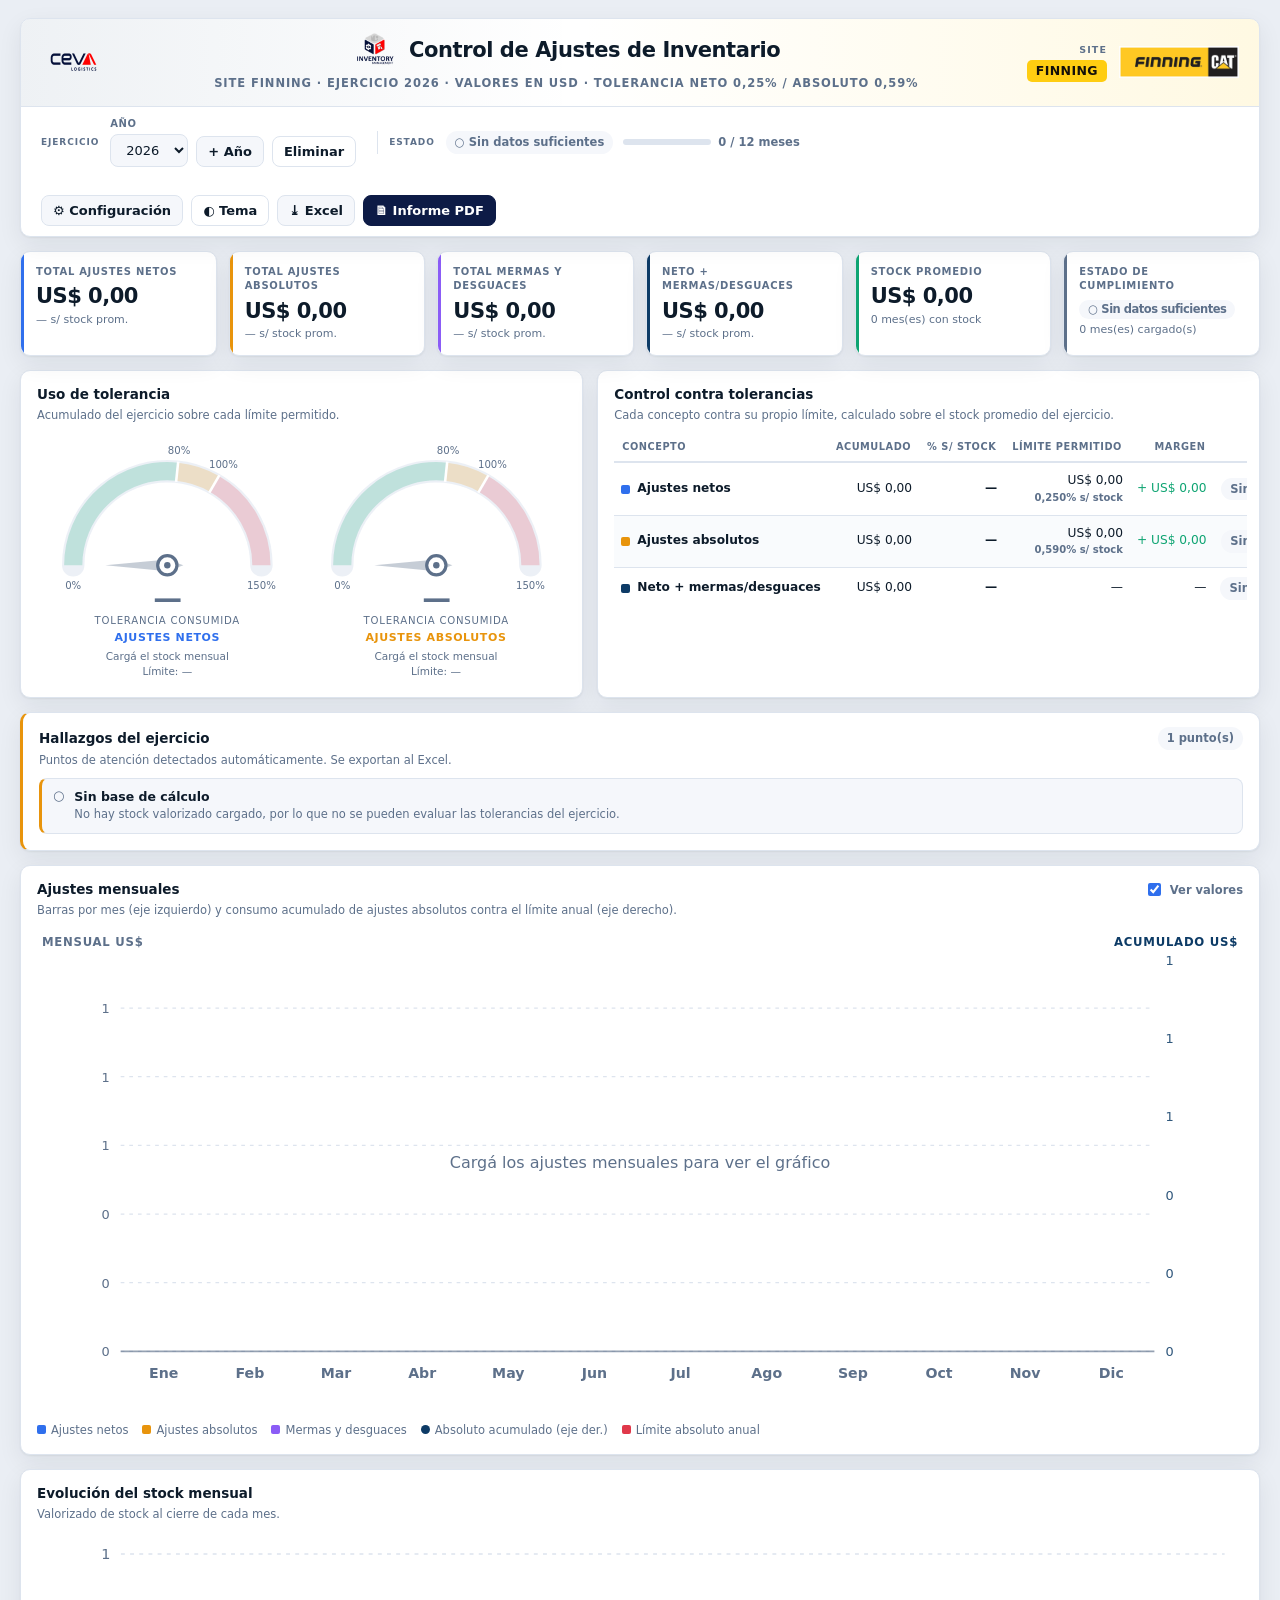
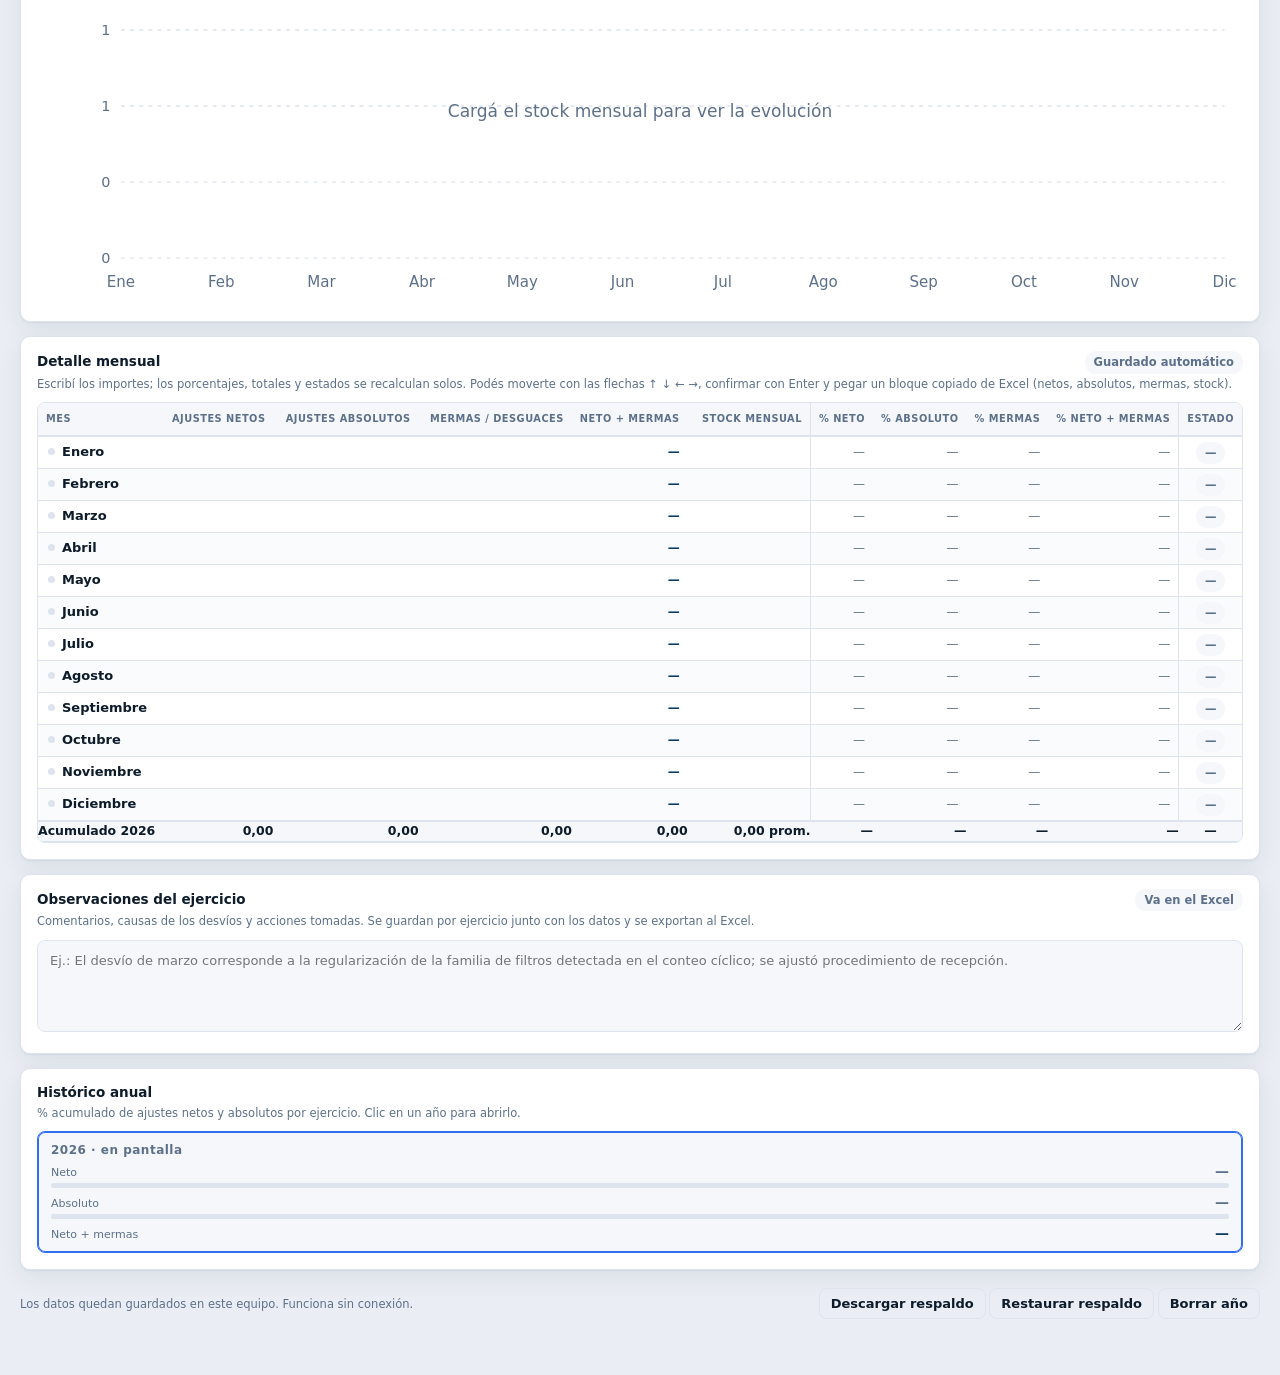
<file: control-ajustes-inventario.html>
<!DOCTYPE html>
<html lang="es" data-theme="light">
<head>
<meta charset="UTF-8">
<meta name="viewport" content="width=device-width, initial-scale=1">
<meta name="color-scheme" content="light dark">
<title>Control de Ajustes de Inventario · Finning</title>
<style>
/* ============ TOKENS ============ */
:root{
  --bg:#eaeef4; --surface:#ffffff; --surface-2:#f5f7fb; --line:#dde4ee;
  --text:#0d1b2a; --muted:#5d708a; --shadow:0 1px 2px rgba(13,27,42,.06),0 8px 24px rgba(13,27,42,.07);
  --neto:#2f6fed; --abs:#e8940c; --mermas:#8b5cf6; --stock:#0ea472; --nm:#0d3b66;
  --ok:#0ea472; --warn:#e8940c; --bad:#e0384a;
  --accent:#0d1b46; --ceva-red:#e2231a; --fin-yellow:#ffcd11;
  --r:10px;
}
html[data-theme="dark"]{
  --bg:#080f1c; --surface:#111c2f; --surface-2:#0d1727; --line:#1f2e47;
  --text:#e9f0fb; --muted:#93a6c4; --shadow:0 1px 2px rgba(0,0,0,.4),0 10px 28px rgba(0,0,0,.45);
  --neto:#5b93ff; --abs:#f5ad3c; --mermas:#a78bfa; --stock:#26c78d; --nm:#7fb0ff;
  --ok:#26c78d; --warn:#f5ad3c; --bad:#ff5f6d;
  --accent:#9dc1ff;
}
*{box-sizing:border-box}
html,body{margin:0;padding:0}
body{
  background:var(--bg); color:var(--text);
  font-family:"Segoe UI",system-ui,-apple-system,"Helvetica Neue",Arial,sans-serif;
  font-size:14px; line-height:1.45; -webkit-font-smoothing:antialiased;
}
.num{font-variant-numeric:tabular-nums lining-nums; font-feature-settings:"tnum" 1}
.sr{position:absolute;width:1px;height:1px;overflow:hidden;clip:rect(0 0 0 0);white-space:nowrap}

/* ============ SHELL ============ */
.wrap{max-width:1480px;margin:0 auto;padding:18px 20px 56px}
header.top{
  position:sticky; top:0; z-index:30;
  background:var(--surface);border:1px solid var(--line);border-radius:var(--r);
  box-shadow:var(--shadow);margin-bottom:14px;overflow:hidden;
}
.masthead{
  display:flex;align-items:center;gap:18px;padding:14px 20px;
  border-bottom:1px solid var(--line);
  background:linear-gradient(90deg, color-mix(in srgb,var(--nm) 7%,transparent), transparent 45%, color-mix(in srgb,var(--fin-yellow) 12%,transparent));
  transition:padding .18s ease;
}
html[data-theme="dark"] .masthead{background:linear-gradient(90deg, rgba(93,147,255,.10), transparent 45%, rgba(255,205,17,.10))}
.mh-left,.mh-right{display:flex;align-items:center;gap:12px;flex:0 0 auto}
.mh-center{flex:1 1 auto;text-align:center;min-width:0}
.logo-ceva{height:40px;width:auto;display:block;transition:height .18s ease}
.logo-fin{height:32px;width:auto;display:block;transition:height .18s ease}
.logo-inv{height:34px;width:auto;display:block;transition:height .18s ease}
.mh-center h1{
  margin:0;font-size:21px;font-weight:800;letter-spacing:-.4px;line-height:1.15;
  display:inline-flex;align-items:center;gap:11px;transition:font-size .18s ease;
}
.mh-center p{margin:3px 0 0;color:var(--muted);font-size:11.5px;letter-spacing:.9px;text-transform:uppercase;font-weight:600}
.site-tag{display:flex;flex-direction:column;align-items:flex-end;gap:3px}
.site-tag .lbl{font-size:9.5px;letter-spacing:1.1px;text-transform:uppercase;color:var(--muted);font-weight:700}
.site-tag .val{
  font-size:12.5px;font-weight:800;letter-spacing:.4px;padding:2px 9px;border-radius:5px;
  background:var(--fin-yellow);color:#14100a;
}
/* modo compacto al hacer scroll */
header.top.compact .masthead{padding:7px 20px}
header.top.compact .logo-ceva{height:26px}
header.top.compact .logo-fin{height:22px}
header.top.compact .logo-inv{height:24px}
header.top.compact .mh-center h1{font-size:16px}
header.top.compact .mh-center p{display:none}
header.top.compact .site-tag .lbl{display:none}

/* ============ BARRAS DE CONTROL ============ */
.bar{display:flex;gap:10px;align-items:center;flex-wrap:wrap;padding:10px 20px}
.bar + .bar{border-top:1px dashed var(--line)}
.bar .spacer{flex:1 1 auto}
.group{display:flex;gap:8px;align-items:flex-end;padding:0 11px 0 0}
.group + .group{border-left:1px solid var(--line);padding-left:11px}
.group .gl{
  font-size:9px;letter-spacing:.9px;text-transform:uppercase;color:var(--muted);font-weight:800;
  align-self:center;padding-right:3px;max-width:62px;line-height:1.2;
}
.field{display:flex;flex-direction:column;gap:3px}
.field label{font-size:10px;text-transform:uppercase;letter-spacing:.6px;color:var(--muted);font-weight:700}
select,button,input,textarea{font-family:inherit;font-size:13px;color:var(--text)}
select,.btn,.tolinp,.txtinp{
  background:var(--surface-2);border:1px solid var(--line);border-radius:8px;
  padding:7px 11px;cursor:pointer;transition:.15s;
}
.tolinp,.txtinp{cursor:text}
.tolinp{width:78px;text-align:right;font-variant-numeric:tabular-nums}
.txtinp{width:190px;text-align:left}
select:hover,.btn:hover{border-color:var(--nm)}
.btn{display:inline-flex;align-items:center;gap:6px;font-weight:600;white-space:nowrap}
.btn.primary{background:var(--accent);border-color:var(--accent);color:#fff}
html[data-theme="dark"] .btn.primary{color:#08111f}
.btn.ghost{background:transparent}
.btn.sm{padding:5px 9px;font-size:12px}
.btn[aria-expanded="true"]{border-color:var(--nm);background:color-mix(in srgb,var(--nm) 10%,var(--surface-2))}
.btn:focus-visible,select:focus-visible,input:focus-visible,textarea:focus-visible{outline:2px solid var(--neto);outline-offset:2px}
.bar-cfg{background:var(--surface-2);align-items:flex-end}
.bar-cfg[hidden]{display:none}
.statebar{display:flex;align-items:center;gap:10px;flex-wrap:wrap}
.loadbar{display:flex;align-items:center;gap:7px;font-size:11.5px;color:var(--muted);font-weight:600}
.loadbar .track{width:88px;height:6px;border-radius:99px;background:var(--line);overflow:hidden}
.loadbar .track span{display:block;height:100%;background:var(--neto);border-radius:99px;transition:width .25s}

/* ============ KPI ============ */
.kpis{display:grid;grid-template-columns:repeat(auto-fit,minmax(186px,1fr));gap:12px;margin-bottom:14px}
.kpi{
  background:var(--surface);border:1px solid var(--line);border-radius:var(--r);
  padding:13px 15px;box-shadow:var(--shadow);position:relative;overflow:hidden;
}
.kpi::before{content:"";position:absolute;left:0;top:0;bottom:0;width:3px;background:var(--bar,var(--muted))}
.kpi .k-label{font-size:10px;text-transform:uppercase;letter-spacing:.7px;color:var(--muted);font-weight:700}
.kpi .k-value{font-size:21px;font-weight:700;letter-spacing:-.5px;margin-top:5px;line-height:1.15}
.kpi .k-sub{font-size:11px;color:var(--muted);margin-top:3px}
.kpi.state .k-value{font-size:16px}
.chip{display:inline-flex;align-items:center;gap:5px;padding:3px 9px;border-radius:999px;font-size:11.5px;font-weight:700}
.chip.ok{background:color-mix(in srgb,var(--ok) 15%,transparent);color:var(--ok)}
.chip.warn{background:color-mix(in srgb,var(--warn) 18%,transparent);color:var(--warn)}
.chip.bad{background:color-mix(in srgb,var(--bad) 15%,transparent);color:var(--bad)}
.chip.mut{background:var(--surface-2);color:var(--muted)}

/* ============ CARDS ============ */
.grid{display:grid;gap:14px;margin-bottom:14px}
.g-2{grid-template-columns:minmax(320px,.85fr) 1fr}
.g-1{grid-template-columns:1fr}
.card{
  background:var(--surface);border:1px solid var(--line);border-radius:var(--r);
  box-shadow:var(--shadow);padding:14px 16px 16px;min-width:0;
}
.card h2{margin:0 0 2px;font-size:13.5px;font-weight:700;display:flex;align-items:center;gap:8px;justify-content:space-between}
.card .hint{font-size:11.5px;color:var(--muted);margin:0 0 10px}
.legend{display:flex;gap:14px;flex-wrap:wrap;font-size:11.5px;color:var(--muted);margin-top:8px}
.legend i{width:9px;height:9px;border-radius:2px;display:inline-block;margin-right:5px}

/* ============ HALLAZGOS ============ */
.card.alert{border-left:3px solid var(--warn)}
.findings{display:grid;grid-template-columns:repeat(auto-fit,minmax(272px,1fr));gap:9px;margin-top:4px}
.fnd{
  display:flex;gap:10px;align-items:flex-start;padding:9px 11px;border-radius:8px;
  background:var(--surface-2);border:1px solid var(--line);font-size:12.2px;
}
.fnd .ic{flex:0 0 auto;font-size:13px;line-height:1.3}
.fnd b{display:block;font-size:12.5px}
.fnd span{color:var(--muted);font-size:11.5px}
.fnd.bad{border-left:3px solid var(--bad)}
.fnd.warn{border-left:3px solid var(--warn)}
.fnd.ok{border-left:3px solid var(--ok)}

/* ============ GAUGES ============ */
.gauges{display:grid;grid-template-columns:1fr 1fr;gap:8px}
.gu{display:flex;flex-direction:column;align-items:center;padding:4px 2px 2px}
.gu .gt{font-size:11px;font-weight:700;text-transform:uppercase;letter-spacing:.6px;margin-top:2px}
.gu .gc{font-size:10.5px;color:var(--muted);text-align:center;margin-top:3px;min-height:26px}
rect.ghover{fill:transparent}
rect.ghover:hover{fill:color-mix(in srgb,var(--neto) 8%,transparent)}
.chk{display:inline-flex;align-items:center;gap:6px;font-size:11.5px;color:var(--muted);font-weight:600;cursor:pointer;white-space:nowrap}
.chk input{accent-color:var(--neto);cursor:pointer}
@media screen and (max-width:520px){ .gauges{grid-template-columns:1fr} }

/* ============ TABLA TOLERANCIAS ============ */
.tolbox{overflow-x:auto;margin:0 -4px;padding:0 4px}
.tol-table{width:100%;border-collapse:collapse;font-size:12.2px;min-width:520px}
.tol-table .subp{font-size:10px;color:var(--muted);font-weight:600;margin-top:1px}
.tol-table th{
  text-align:right;font-size:9.8px;text-transform:uppercase;letter-spacing:.5px;color:var(--muted);
  font-weight:700;padding:7px 8px;border-bottom:2px solid var(--line);white-space:nowrap;
}
.tol-table th:first-child{text-align:left}
.tol-table td{text-align:right;padding:9px 7px;border-bottom:1px solid var(--line);white-space:nowrap}
.tol-table td:first-child{text-align:left;font-weight:700}
.tol-table tr:last-child td{border-bottom:0}
.conc{display:flex;align-items:center;gap:7px}
.conc i{width:9px;height:9px;border-radius:2px;flex:0 0 auto}

/* ============ TABLA MENSUAL ============ */
.tablebox{overflow-x:auto;border:1px solid var(--line);border-radius:8px}
table.main{border-collapse:collapse;width:100%;min-width:1080px}
table.main th,table.main td{padding:0;border-bottom:1px solid var(--line);text-align:right}
table.main thead th{
  position:sticky;top:0;z-index:2;background:var(--surface-2);
  font-size:9.8px;text-transform:uppercase;letter-spacing:.5px;color:var(--muted);
  font-weight:700;padding:9px 8px;border-bottom:2px solid var(--line);white-space:nowrap;
}
table.main thead th:first-child{text-align:left}
table.main thead th.sep,table.main tbody td.sep{border-left:1px solid var(--line)}
tbody td.mes{text-align:left;padding:0 10px;font-weight:600;white-space:nowrap;font-size:13px}
tbody td.mes .dot{width:7px;height:7px;border-radius:99px;display:inline-block;margin-right:7px;vertical-align:1px;background:var(--line)}
tbody td.pct{padding:0 8px;font-size:12px;color:var(--muted)}
tbody td.pct.hi{color:var(--bad);font-weight:700}
tbody td.st{padding:0 8px;text-align:center}
tbody tr:nth-child(even) td{background:color-mix(in srgb,var(--surface-2) 55%,transparent)}
tbody tr:hover td{background:color-mix(in srgb,var(--neto) 7%,transparent)}
tbody tr.filled td.mes{border-left:3px solid var(--neto)}
tbody tr.row-bad td.mes{border-left:3px solid var(--bad)}
td input.cell{width:100%;border:0;background:transparent;padding:8px 9px;text-align:right;font-size:13px;font-variant-numeric:tabular-nums}
td input.cell:focus{outline:0;background:color-mix(in srgb,var(--neto) 12%,transparent);box-shadow:inset 0 0 0 1.5px var(--neto);border-radius:4px}
tfoot td{background:var(--surface-2);font-weight:700;padding:10px 8px;border-top:2px solid var(--line);font-size:12.5px}
tfoot td:first-child{text-align:left}
.neg{color:var(--bad)} .pos{color:var(--ok)}

/* ============ OBSERVACIONES ============ */
.notes{
  width:100%;min-height:92px;resize:vertical;border:1px solid var(--line);border-radius:8px;
  background:var(--surface-2);padding:10px 12px;font-size:13px;line-height:1.5;
}

/* ============ HISTÓRICO ============ */
.hist{display:grid;grid-template-columns:repeat(auto-fit,minmax(190px,1fr));gap:10px}
.hy{border:1px solid var(--line);border-radius:8px;padding:11px 13px;background:var(--surface-2);cursor:pointer;text-align:left}
.hy:hover{border-color:var(--nm)}
.hy.on{border-color:var(--neto);box-shadow:inset 0 0 0 1px var(--neto)}
.hy .y{font-size:12px;color:var(--muted);font-weight:700;letter-spacing:.5px}
.hy .row{display:flex;justify-content:space-between;align-items:baseline;margin-top:6px;font-size:11px;color:var(--muted)}
.hy .row b{font-size:14px;font-weight:700}
.hy .b{height:5px;border-radius:99px;background:var(--line);margin-top:4px;overflow:hidden}
.hy .b span{display:block;height:100%;border-radius:99px}

footer.foot{margin-top:18px;color:var(--muted);font-size:11.5px;display:flex;gap:14px;flex-wrap:wrap;justify-content:space-between;align-items:center}
.toast{
  position:fixed;left:50%;bottom:26px;transform:translate(-50%,20px);opacity:0;pointer-events:none;
  background:var(--accent);color:#fff;padding:10px 18px;border-radius:99px;font-size:13px;font-weight:600;
  box-shadow:var(--shadow);transition:.25s;z-index:99;
}
html[data-theme="dark"] .toast{color:#08111f}
.toast.show{opacity:1;transform:translate(-50%,0)}

@media screen and (max-width:980px){
  .g-2{grid-template-columns:1fr}
  .wrap{padding:12px 12px 40px}
  header.top{position:static}
  .masthead{flex-wrap:wrap;justify-content:center;text-align:center}
  .mh-center{order:3;flex:1 0 100%}
  .site-tag{align-items:flex-end}
  .mh-center h1{font-size:18px}
  .group,.group + .group{border:0;padding:0}
  .group .gl{display:none}
}

/* =======================================================================
   INFORME EJECUTIVO · una hoja A4 horizontal
   (vista previa en pantalla + salida PDF)
   ======================================================================= */
.report{display:none}
.previewbar{display:none}
body.preview{background:#5b636e}
body.preview .app{display:none !important}
body.preview .report{display:block;padding:74px 0 40px}
body.preview .previewbar{
  display:flex;position:fixed;top:0;left:0;right:0;z-index:80;align-items:center;gap:12px;
  padding:11px 20px;background:#0d1b46;color:#fff;box-shadow:0 2px 14px rgba(0,0,0,.35);
}
body.preview .previewbar .pt{font-weight:700;font-size:13.5px;letter-spacing:.2px}
body.preview .previewbar .ps{font-size:11.5px;opacity:.72}
body.preview .previewbar .spacer{flex:1 1 auto}
body.preview .previewbar .btn{background:rgba(255,255,255,.12);border-color:rgba(255,255,255,.3);color:#fff}
body.preview .previewbar .btn.primary{background:var(--fin-yellow);border-color:var(--fin-yellow);color:#14100a}

.rpage{
  width:297mm;min-height:210mm;margin:0 auto;padding:8mm 9mm 6mm;
  background:#fff;color:#16222f;
  display:flex;flex-direction:column;gap:4px;
  box-shadow:0 6px 26px rgba(0,0,0,.35);
  font-size:9pt;line-height:1.3;
}
.rpage *{box-sizing:border-box}

/* encabezado */
.r-head{display:flex;align-items:center;gap:12px;padding-bottom:5px;border-bottom:2.2px solid #0d1b46}
.r-head .rl{height:9.5mm;width:auto;flex:0 0 auto}
.r-head .rl.fin{height:7.5mm}
.r-head .rc{flex:1 1 auto;text-align:center;min-width:0}
.r-head .rc .t1{font-size:14.5pt;font-weight:800;letter-spacing:-.3px;color:#0d1b46;line-height:1.1}
.r-head .rc .t2{font-size:7.8pt;letter-spacing:1.6px;text-transform:uppercase;color:#5d708a;font-weight:700;margin-top:2px}
.r-head .rl.inv{height:8.5mm}

/* banda de estado */
.ex-status{display:flex;align-items:center;gap:11px;padding:5px 13px;border-radius:5px;border:1.4px solid}
.ex-status .si{font-size:15pt;line-height:1;flex:0 0 auto}
.ex-status .st{font-size:12pt;font-weight:800;letter-spacing:.3px;text-transform:uppercase;line-height:1.1}
.ex-status .sx{margin-left:auto;text-align:right;padding-left:13px;border-left:1px solid rgba(0,0,0,.14)}
.ex-status .sx .xl{font-size:6.6pt;letter-spacing:.8px;text-transform:uppercase;color:#5d708a;font-weight:800}
.ex-status .sx .xv{font-size:13.5pt;font-weight:800;letter-spacing:-.4px;line-height:1.05}
.ex-status.ok{border-color:#0b8f63;background:#eafaf3}
.ex-status.ok .st,.ex-status.ok .sx .xv{color:#07734f}
.ex-status.bad{border-color:#d32638;background:#fdecee}
.ex-status.bad .st,.ex-status.bad .sx .xv{color:#a8232f}
.ex-status.mut{border-color:#c9d3e2;background:#f5f7fb}
.ex-status.mut .st,.ex-status.mut .sx .xv{color:#4a5b73}

/* tarjetas */
.ex-kpis{display:grid;grid-template-columns:repeat(5,1fr);gap:5px}
.ex-kpi{border:1px solid #c9d3e2;border-left-width:3px;border-radius:4px;padding:4px 8px}
.ex-kpi .kl{font-size:6.6pt;letter-spacing:.7px;text-transform:uppercase;color:#5d708a;font-weight:800}
.ex-kpi .kv{font-size:12.5pt;font-weight:800;letter-spacing:-.5px;margin-top:1px;line-height:1.1}
.ex-kpi .ks{font-size:6.9pt;color:#5d708a;margin-top:1px}

/* bloques con grafico */
.ex-card{border:1px solid #c9d3e2;border-radius:4px;padding:4px 7px 4px;min-width:0;display:flex;flex-direction:column}
.ex-ct{
  font-size:7.4pt;font-weight:800;letter-spacing:1px;text-transform:uppercase;color:#0d1b46;
  border-left:3px solid #0d1b46;padding-left:6px;margin-bottom:3px;
  display:flex;justify-content:space-between;align-items:baseline;gap:8px;
}
.ex-ct .h{font-size:6.8pt;font-weight:600;letter-spacing:.2px;text-transform:none;color:#5d708a}
.ex-card svg{width:100%;height:auto;display:block}
.ex-gauge{justify-content:center}
.ex-gauge svg{max-width:63mm;margin:0 auto}
.ex-legend{display:flex;gap:9px;flex-wrap:wrap;font-size:6.7pt;color:#4a5b73;margin-top:2px;padding-left:2px}
.ex-legend i{width:7px;height:7px;border-radius:2px;display:inline-block;margin-right:4px}

.ex-main{display:grid;grid-template-columns:58mm 1fr;gap:5px}
.ex-row2{display:grid;grid-template-columns:1.12fr 1fr;gap:5px}
.ex-row3{margin-top:auto}

/* semaforo mensual: franja alineada con el area de trazado del grafico */
.sem{display:grid;grid-template-columns:repeat(12,1fr);gap:3px;margin:1px 9.2% 1px 7.4%}
.sem i{display:block;height:7px;border-radius:2px;background:#e4eaf3}

/* tabla compacta */
table.r-tbl{width:100%;border-collapse:collapse;font-size:7.5pt;table-layout:fixed}
table.r-tbl th{
  background:#0d1b46;color:#fff;font-size:6.4pt;font-weight:700;letter-spacing:.3px;text-transform:uppercase;
  padding:3px 4px;text-align:right;border-right:1px solid rgba(255,255,255,.16);
}
table.r-tbl th:first-child,table.r-tbl td:first-child{text-align:left}
table.r-tbl th:last-child{border-right:0}
table.r-tbl td{padding:2.6px 4px;text-align:right;border-bottom:1px solid #e4eaf3;white-space:nowrap;overflow:hidden;text-overflow:ellipsis}
table.r-tbl tbody tr:nth-child(even) td{background:#f7f9fc}
table.r-tbl td.c,table.r-tbl th.c{text-align:center}
table.r-tbl td.first-left{text-align:left;font-weight:700}
table.r-tbl .mut{color:#7b8aa1}
.r-flag{display:inline-block;font-size:6.4pt;font-weight:800;letter-spacing:.3px;padding:1px 4px;border-radius:3px}
.r-flag.ok{background:#d9f3e7;color:#07734f}
.r-flag.bad{background:#fbdce0;color:#a8232f}
.r-flag.mut{background:#eef1f6;color:#6b7b93}
.r-dot{display:inline-block;width:6px;height:6px;border-radius:99px;margin-right:5px;vertical-align:.5px}

@media screen and (max-width:1180px){
  .rpage{width:100%;min-height:0;padding:14px 14px 20px;font-size:12px}
  .ex-main,.ex-row2,.ex-kpis{grid-template-columns:1fr;gap:12px}
}

/* ============ IMPRESIÓN ============ */
@media print{
  @page{size:A4 landscape;margin:8mm 9mm}
  html,body{background:#fff !important}
  html[data-theme="dark"]{--bg:#fff;--surface:#fff;--surface-2:#f4f6fa;--line:#c9d3e2;--text:#0d1b2a;--muted:#4a5b73;--accent:#0d1b46}
  .app,.previewbar,.toast,.no-print{display:none !important}
  .report{display:block !important;padding:0 !important}
  .rpage{width:auto;min-height:194mm;margin:0;padding:0;box-shadow:none}
  .ex-kpi,.ex-card,.ex-status,table.r-tbl tr{break-inside:avoid;page-break-inside:avoid}
  *{-webkit-print-color-adjust:exact;print-color-adjust:exact}
}
</style>
</head>
<body>
<div class="wrap app" id="app">

  <header class="top" id="topBar">
    <div class="masthead">
      <div class="mh-left">
        <img class="logo-ceva" src="[data-uri]" alt="CEVA Logistics">
      </div>
      <div class="mh-center">
        <h1><img class="logo-inv" src="[data-uri]" alt="">Control de Ajustes de Inventario</h1>
        <p id="brandSub">Política de inventarios · valores en dólares (USD)</p>
      </div>
      <div class="mh-right">
        <div class="site-tag">
          <span class="lbl">Site</span>
          <span class="val">FINNING</span>
        </div>
        <img class="logo-fin" src="[data-uri]" alt="Finning CAT">
      </div>
    </div>

    <div class="bar no-print">
      <div class="group">
        <span class="gl">Ejercicio</span>
        <div class="field">
          <label for="selYear">Año</label>
          <select id="selYear"></select>
        </div>
        <div class="field"><label>&nbsp;</label><button class="btn" id="btnAddYear" title="Agregar un ejercicio nuevo">+ Año</button></div>
        <div class="field"><label>&nbsp;</label><button class="btn ghost" id="btnDelYear" title="Eliminar el ejercicio en pantalla">Eliminar</button></div>
      </div>

      <div class="group">
        <span class="gl">Estado</span>
        <div class="statebar">
          <span id="barChip" class="chip mut">Sin datos</span>
          <span class="loadbar"><span class="track"><span id="loadFill" style="width:0%"></span></span><span id="loadTxt">0 / 12</span></span>
        </div>
      </div>

      <span class="spacer"></span>

      <div class="group" style="border:0;padding:0">
        <div class="field"><label>&nbsp;</label><button class="btn" id="btnCfg" aria-expanded="false" aria-controls="barCfg" title="Moneda, formato, tolerancias y datos del informe">⚙ Configuración</button></div>
        <div class="field"><label>&nbsp;</label><button class="btn ghost" id="btnTheme" title="Alternar tema claro / oscuro">◐ Tema</button></div>
        <div class="field"><label>&nbsp;</label><button class="btn" id="btnXls" title="Descargar planilla de cálculo">⤓ Excel</button></div>
        <div class="field"><label>&nbsp;</label><button class="btn primary" id="btnPdf" title="Informe de una hoja A4 horizontal, listo para guardar en PDF">🗎 Informe PDF</button></div>
      </div>
    </div>

    <div class="bar bar-cfg no-print" id="barCfg" hidden>
      <div class="group">
        <span class="gl">Moneda y formato</span>
        <div class="field">
          <label for="selCur">Moneda</label>
          <select id="selCur">
            <option value="USD">USD · US$</option>
            <option value="ARS">ARS · $</option>
            <option value="EUR">EUR · €</option>
          </select>
        </div>
        <div class="field">
          <label for="selFmt">Formato</label>
          <select id="selFmt">
            <option value="es-AR">1.234,56</option>
            <option value="en-US">1,234.56</option>
          </select>
        </div>
        <div class="field">
          <label for="selDec">Decimales</label>
          <select id="selDec"><option value="0">0</option><option value="2">2</option></select>
        </div>
      </div>

      <div class="group">
        <span class="gl">Tolerancias %</span>
        <div class="field">
          <label for="tolN">Neto</label>
          <input type="text" class="tolinp num" id="tolN" inputmode="decimal">
        </div>
        <div class="field">
          <label for="tolA">Absoluto</label>
          <input type="text" class="tolinp num" id="tolA" inputmode="decimal">
        </div>
        <div class="field">
          <label for="tolNM">Neto + mermas</label>
          <input type="text" class="tolinp num" id="tolNM" inputmode="decimal" placeholder="s/límite">
        </div>
      </div>

      <div class="group">
        <span class="gl">Datos del informe</span>
        <div class="field">
          <label for="inpAuthor">Elaborado por</label>
          <input type="text" class="txtinp" id="inpAuthor" placeholder="Nombre y apellido" autocomplete="off">
        </div>
        <div class="field">
          <label for="inpRole">Cargo</label>
          <input type="text" class="txtinp" id="inpRole" placeholder="Analista de Inventarios" autocomplete="off">
        </div>
        <div class="field">
          <label for="inpRev">Revisado por</label>
          <input type="text" class="txtinp" id="inpRev" placeholder="Nombre y apellido" autocomplete="off">
        </div>
      </div>

      <div class="group" style="align-items:center">
        <span class="gl">Gráficos</span>
        <label class="chk"><input type="checkbox" id="chkLab"> Ver valores en las barras</label>
      </div>
    </div>
  </header>

  <section class="kpis" id="kpis"></section>

  <div class="grid g-2">
    <div class="card">
      <h2>Uso de tolerancia</h2>
      <p class="hint">Acumulado del ejercicio sobre cada límite permitido.</p>
      <div class="gauges">
        <div class="gu">
          <svg id="gaugeN" viewBox="0 0 240 178" width="100%" style="max-width:260px" role="img" aria-label="Uso de tolerancia sobre ajustes netos"></svg>
          <div class="gt" style="color:var(--neto)">Ajustes netos</div>
          <div class="gc" id="gnCap"></div>
        </div>
        <div class="gu">
          <svg id="gaugeA" viewBox="0 0 240 178" width="100%" style="max-width:260px" role="img" aria-label="Uso de tolerancia sobre ajustes absolutos"></svg>
          <div class="gt" style="color:var(--abs)">Ajustes absolutos</div>
          <div class="gc" id="gaCap"></div>
        </div>
      </div>
    </div>

    <div class="card">
      <h2>Control contra tolerancias</h2>
      <p class="hint">Cada concepto contra su propio límite, calculado sobre el stock promedio del ejercicio.</p>
      <div class="tolbox">
      <table class="tol-table num">
        <thead>
          <tr>
            <th>Concepto</th><th>Acumulado</th><th>% s/ stock</th>
            <th>Límite permitido</th><th>Margen</th><th>Estado</th>
          </tr>
        </thead>
        <tbody id="tolBody"></tbody>
      </table>
      </div>
    </div>
  </div>

  <div class="grid g-1" id="alertWrap" hidden>
    <div class="card alert">
      <h2><span>Hallazgos del ejercicio</span><span class="chip mut no-print" id="fndCount"></span></h2>
      <p class="hint">Puntos de atención detectados automáticamente. Se exportan al Excel.</p>
      <div class="findings" id="findings"></div>
    </div>
  </div>

  <div class="grid g-1">
    <div class="card">
      <h2><span>Ajustes mensuales</span>
        <label class="chk no-print"><input type="checkbox" id="chkLab2"> Ver valores</label></h2>
      <p class="hint">Barras por mes (eje izquierdo) y consumo acumulado de ajustes absolutos contra el límite anual (eje derecho).</p>
      <svg id="barChart" viewBox="0 0 980 390" width="100%" role="img" aria-label="Ajustes mensuales"></svg>
      <div class="legend">
        <span><i style="background:var(--neto)"></i>Ajustes netos</span>
        <span><i style="background:var(--abs)"></i>Ajustes absolutos</span>
        <span><i style="background:var(--mermas)"></i>Mermas y desguaces</span>
        <span><i style="background:var(--nm);border-radius:99px"></i>Absoluto acumulado (eje der.)</span>
        <span><i style="background:var(--bad)"></i>Límite absoluto anual</span>
      </div>
    </div>
  </div>

  <div class="grid g-1">
    <div class="card">
      <h2>Evolución del stock mensual</h2>
      <p class="hint">Valorizado de stock al cierre de cada mes.</p>
      <svg id="lineChart" viewBox="0 0 920 280" width="100%" role="img" aria-label="Evolución del stock"></svg>
    </div>
  </div>

  <div class="grid g-1">
    <div class="card">
      <h2><span>Detalle mensual</span><span class="chip mut no-print">Guardado automático</span></h2>
      <p class="hint">Escribí los importes; los porcentajes, totales y estados se recalculan solos.
        Podés moverte con las flechas ↑ ↓ ← →, confirmar con Enter y pegar un bloque copiado de Excel (netos, absolutos, mermas, stock).</p>
      <div class="tablebox">
        <table class="main">
          <thead>
            <tr>
              <th>Mes</th>
              <th>Ajustes netos</th>
              <th>Ajustes absolutos</th>
              <th>Mermas / desguaces</th>
              <th>Neto + mermas</th>
              <th>Stock mensual</th>
              <th class="sep">% Neto</th>
              <th>% Absoluto</th>
              <th>% Mermas</th>
              <th>% Neto + mermas</th>
              <th class="sep">Estado</th>
            </tr>
          </thead>
          <tbody id="tbody"></tbody>
          <tfoot id="tfoot"></tfoot>
        </table>
      </div>
    </div>
  </div>

  <div class="grid g-1">
    <div class="card">
      <h2><span>Observaciones del ejercicio</span><span class="chip mut no-print">Va en el Excel</span></h2>
      <p class="hint">Comentarios, causas de los desvíos y acciones tomadas. Se guardan por ejercicio junto con los datos y se exportan al Excel.</p>
      <textarea class="notes" id="notes" placeholder="Ej.: El desvío de marzo corresponde a la regularización de la familia de filtros detectada en el conteo cíclico; se ajustó procedimiento de recepción."></textarea>
    </div>
  </div>

  <div class="grid g-1">
    <div class="card">
      <h2>Histórico anual</h2>
      <p class="hint">% acumulado de ajustes netos y absolutos por ejercicio. Clic en un año para abrirlo.</p>
      <div class="hist" id="hist"></div>
    </div>
  </div>

  <footer class="foot">
    <span>Los datos quedan guardados en este equipo. Funciona sin conexión.</span>
    <span class="no-print">
      <button class="btn ghost" id="btnBackup">Descargar respaldo</button>
      <button class="btn ghost" id="btnRestore">Restaurar respaldo</button>
      <button class="btn ghost" id="btnClear">Borrar año</button>
      <input type="file" id="fileIn" accept="application/json" hidden>
    </span>
  </footer>
</div>

<div class="previewbar no-print" id="previewBar">
  <span class="pt">Vista previa del informe</span>
  <span class="ps" id="previewSub"></span>
  <span class="spacer"></span>
  <button class="btn sm primary" id="btnPrint">🖨 Imprimir / Guardar PDF</button>
  <button class="btn sm" id="btnClosePrev">Volver al tablero</button>
</div>

<div class="report" id="report" aria-hidden="true"></div>

<div class="toast" id="toast"></div>
<script>
(function(){
"use strict";

var KEY="ctrl_ajustes_inventario_v3", KEY2="ctrl_ajustes_inventario_v2", KEY1="ctrl_ajustes_inventario_v1";
var MESES=["Enero","Febrero","Marzo","Abril","Mayo","Junio","Julio","Agosto","Septiembre","Octubre","Noviembre","Diciembre"];
var MESES_C=["Ene","Feb","Mar","Abr","May","Jun","Jul","Ago","Sep","Oct","Nov","Dic"];
var SYM={ARS:"$",USD:"US$",EUR:"€"};
var PCT_DEC=3;
var FIELDS=["n","a","m","s"];

/* paleta fija para el informe: no depende del tema de pantalla */
var CEVA_RED="#e2231a", CEVA_NAVY="#0d1b46", CEVA_BLUE="#0d3b66";
var PRINT_PAL={
  "--line":"#c9d3e2","--muted":"#4a5b73","--surface":"#ffffff","--surface-2":"#f5f7fb",
  "--text":"#16222f","--neto":"#2f6fed","--abs":"#d9840a","--mermas":"#7c4ff0","--stock":"#0b8f63",
  "--nm":CEVA_BLUE,"--ok":"#0b8f63","--warn":"#d9840a","--bad":CEVA_RED,"--accent":CEVA_NAVY
};
/* el gráfico de stock del informe usa el azul corporativo, no verde */
var STOCK_PAL=(function(){ var o={},k; for(k in PRINT_PAL){ if(PRINT_PAL.hasOwnProperty(k)) o[k]=PRINT_PAL[k]; }
  o["--stock"]=CEVA_BLUE; return o; })();

var state=null;

/* ---------- estado ---------- */
function emptyYear(){ var m=[]; for(var i=0;i<12;i++) m.push({n:null,a:null,m:null,s:null}); return {months:m,notes:""}; }
function defaultCfg(y){
  return {year:y,cur:"USD",fmt:"es-AR",dec:2,tolN:0.25,tolA:0.59,tolNM:null,showLab:true,theme:"light",
          author:"",role:"Analista de Inventarios",reviewer:""};
}
function defaultState(){
  var y=String(new Date().getFullYear());
  var st={years:{},cfg:defaultCfg(y)};
  st.years[y]=emptyYear();
  return st;
}
function normalize(st){
  if(!st||!st.years||!st.cfg) return defaultState();
  var d=defaultCfg(String(new Date().getFullYear()));
  for(var k in d){ if(d.hasOwnProperty(k) && st.cfg[k]===undefined) st.cfg[k]=d[k]; }
  if(st.cfg.tolN==null) st.cfg.tolN=0.25;
  if(st.cfg.tolA==null) st.cfg.tolA=0.59;
  if(st.cfg.tolNM===undefined) st.cfg.tolNM=null;
  if(!st.cfg.fmt) st.cfg.fmt="es-AR";
  if(st.cfg.showLab===undefined) st.cfg.showLab=true;
  Object.keys(st.years).forEach(function(y){
    var Y=st.years[y];
    if(!Y||!Y.months||Y.months.length!==12){ st.years[y]=emptyYear(); return; }
    if(typeof Y.notes!=="string") Y.notes="";
    for(var i=0;i<12;i++){
      var r=Y.months[i]||{};
      ["n","a","m","s"].forEach(function(f){ if(r[f]===undefined||r[f]==="") r[f]=null; });
      Y.months[i]=r;
    }
  });
  if(!st.years[st.cfg.year]) st.cfg.year=Object.keys(st.years).sort()[0]||String(new Date().getFullYear());
  if(!st.years[st.cfg.year]) st.years[st.cfg.year]=emptyYear();
  return st;
}
function load(){
  try{
    var raw=localStorage.getItem(KEY);
    if(raw) return normalize(JSON.parse(raw));
    var v2=localStorage.getItem(KEY2);
    if(v2) return normalize(JSON.parse(v2));
    var v1=localStorage.getItem(KEY1);
    if(v1){
      var o=JSON.parse(v1);
      if(o&&o.years&&o.cfg){
        var cfg=defaultCfg(o.cfg.year||String(new Date().getFullYear()));
        cfg.tolN=(o.cfg.tol||0.25); cfg.theme=o.cfg.theme||"light";
        return normalize({years:o.years,cfg:cfg});
      }
    }
    return defaultState();
  }catch(e){ return defaultState(); }
}
var saveTimer=null;
function save(){
  clearTimeout(saveTimer);
  saveTimer=setTimeout(function(){
    try{ localStorage.setItem(KEY,JSON.stringify(state)); }
    catch(e){ toast("No se pudo guardar en este navegador"); }
  },250);
}

/* ---------- números ---------- */
function parseNum(txt){
  if(txt===null||txt===undefined) return null;
  var s=String(txt).trim();
  if(s==="") return null;
  var neg=/^\(.*\)$/.test(s);
  s=s.replace(/\s/g,"").replace(/[()]/g,"").replace(/[^\d,.\-]/g,"");
  if(s===""||s==="-") return null;
  var hasC=s.indexOf(",")>-1, hasD=s.indexOf(".")>-1;
  if(hasC&&hasD){
    if(s.lastIndexOf(",")>s.lastIndexOf(".")) s=s.replace(/\./g,"").replace(",",".");
    else s=s.replace(/,/g,"");
  } else if(hasC){ s=s.replace(/\./g,"").replace(",","."); }
  var v=parseFloat(s);
  if(!isFinite(v)) return null;
  return neg?-Math.abs(v):v;
}
function loc(){ return state.cfg.fmt||"es-AR"; }
function fmtN(v,dec){
  if(v===null||v===undefined||!isFinite(v)) return "—";
  var d=(dec===undefined)?state.cfg.dec:dec;
  return new Intl.NumberFormat(loc(),{minimumFractionDigits:d,maximumFractionDigits:d}).format(v);
}
function fmtM(v,dec){
  if(v===null||v===undefined||!isFinite(v)) return "—";
  return SYM[state.cfg.cur]+" "+fmtN(v,dec);
}
function fmtP(v,dec){
  if(v===null||v===undefined||!isFinite(v)) return "—";
  var d=(dec===undefined)?PCT_DEC:dec;
  return new Intl.NumberFormat(loc(),{minimumFractionDigits:d,maximumFractionDigits:d}).format(v)+"%";
}
function rawStr(v){
  if(v===null||v===undefined) return "";
  var s=String(v);
  return (loc()==="en-US")?s:s.replace(".",",");
}
function shortN(v){
  var a=Math.abs(v), sep=(loc()==="en-US")?".":",";
  if(a>=1e9) return (v/1e9).toFixed(1).replace(".",sep)+" MM";
  if(a>=1e6) return (v/1e6).toFixed(1).replace(".",sep)+" M";
  if(a>=1e3) return String(Math.round(v/1e3))+" K";
  return String(Math.round(v));
}
function shortM(v){ return SYM[state.cfg.cur]+" "+shortN(v); }
function esc(s){ return String(s).replace(/&/g,"&amp;").replace(/</g,"&lt;").replace(/>/g,"&gt;"); }
function fechaHora(){
  var d=new Date();
  try{ return d.toLocaleDateString(loc(),{day:"2-digit",month:"2-digit",year:"numeric"})+" "+
              d.toLocaleTimeString(loc(),{hour:"2-digit",minute:"2-digit"}); }
  catch(e){ return d.toLocaleString(); }
}

/* ---------- cálculo ---------- */
function compute(year){
  var Y=state.years[year];
  var t={n:0,a:0,m:0,sSum:0,sCount:0,loaded:0,noStock:[],missing:[]};
  if(!Y) return t;
  for(var i=0;i<12;i++){
    var r=Y.months[i];
    var any=(r.n!==null||r.a!==null||r.m!==null||r.s!==null);
    if(any) t.loaded++; else t.missing.push(i);
    if(any&&(r.s===null||r.s===0)) t.noStock.push(i);
    if(r.n!==null) t.n+=r.n;
    if(r.a!==null) t.a+=r.a;
    if(r.m!==null) t.m+=r.m;
    if(r.s!==null){ t.sSum+=r.s; t.sCount++; }
  }
  t.nm=t.n+t.m;
  t.avgStock=t.sCount?t.sSum/t.sCount:0;
  t.pctN=t.avgStock?(t.n/t.avgStock)*100:null;
  t.pctA=t.avgStock?(t.a/t.avgStock)*100:null;
  t.pctM=t.avgStock?(t.m/t.avgStock)*100:null;
  t.pctNM=t.avgStock?(t.nm/t.avgStock)*100:null;

  t.tolNpct=state.cfg.tolN; t.tolApct=state.cfg.tolA; t.tolNMpct=state.cfg.tolNM;
  t.limN=t.avgStock*(t.tolNpct/100);
  t.limA=t.avgStock*(t.tolApct/100);
  t.limNM=(t.tolNMpct!==null&&t.tolNMpct!==undefined)?t.avgStock*(t.tolNMpct/100):null;

  t.difN=t.limN-Math.abs(t.n);
  t.difA=t.limA-t.a;
  t.difNM=t.limNM===null?null:t.limNM-Math.abs(t.nm);

  t.usedN=t.limN>0?(Math.abs(t.n)/t.limN)*100:null;
  t.usedA=t.limA>0?(t.a/t.limA)*100:null;
  t.usedNM=(t.limNM&&t.limNM>0)?(Math.abs(t.nm)/t.limNM)*100:null;

  t.okN=t.limN>0?(Math.abs(t.n)<=t.limN):null;
  t.okA=t.limA>0?(t.a<=t.limA):null;
  t.okNM=(t.limNM&&t.limNM>0)?(Math.abs(t.nm)<=t.limNM):null;

  t.hasData=(t.avgStock>0&&t.loaded>0);
  t.compliant=(t.okN&&t.okA&&(t.okNM===null||t.okNM));
  t.usedMax=(t.usedN===null&&t.usedA===null)?null:Math.max(t.usedN||0,t.usedA||0);
  return t;
}
/* estado de un mes contra las tolerancias (sobre el stock del propio mes) */
function monthStat(r){
  var out={pctN:null,pctA:null,pctM:null,pctNM:null,badN:false,badA:false,ok:null};
  var nm=(r.n===null&&r.m===null)?null:((r.n||0)+(r.m||0));
  out.nm=nm;
  if(!r.s||r.s===0) return out;
  if(r.n!==null) out.pctN=(r.n/r.s)*100;
  if(r.a!==null) out.pctA=(r.a/r.s)*100;
  if(r.m!==null) out.pctM=(r.m/r.s)*100;
  if(nm!==null)  out.pctNM=(nm/r.s)*100;
  if(out.pctN!==null&&state.cfg.tolN!==null) out.badN=Math.abs(out.pctN)>state.cfg.tolN;
  if(out.pctA!==null&&state.cfg.tolA!==null) out.badA=out.pctA>state.cfg.tolA;
  if(out.pctN!==null||out.pctA!==null) out.ok=!(out.badN||out.badA);
  return out;
}

/* ---------- tabla mensual ---------- */
function renderTable(){
  var Y=state.years[state.cfg.year];
  var tb=document.getElementById("tbody");
  tb.innerHTML="";
  for(var i=0;i<12;i++){
    (function(i){
      var r=Y.months[i], ms=monthStat(r);
      var any=(r.n!==null||r.a!==null||r.m!==null||r.s!==null);
      var tr=document.createElement("tr");
      tr.className=(any?"filled":"")+(ms.ok===false?" row-bad":"");

      var td0=document.createElement("td"); td0.className="mes";
      var dotCol=ms.ok===null?"var(--line)":(ms.ok?"var(--ok)":"var(--bad)");
      td0.innerHTML='<span class="dot" style="background:'+dotCol+'"></span>'+MESES[i];
      tr.appendChild(td0);

      ["n","a","m"].forEach(function(f){ tr.appendChild(inputCell(r,f,i)); });

      var tdNM=document.createElement("td");
      tdNM.className="pct num"; tdNM.style.fontWeight="600"; tdNM.style.color="var(--nm)";
      tdNM.textContent=ms.nm===null?"—":fmtN(ms.nm);
      tr.appendChild(tdNM);

      tr.appendChild(inputCell(r,"s",i));

      [["pctN",ms.badN],["pctA",ms.badA],["pctM",false],["pctNM",false]].forEach(function(p,ix){
        var td=document.createElement("td");
        td.className="pct num"+(p[1]?" hi":"")+(ix===0?" sep":"");
        td.textContent=ms[p[0]]===null?"—":fmtP(ms[p[0]]);
        tr.appendChild(td);
      });

      var tdSt=document.createElement("td"); tdSt.className="st sep";
      tdSt.innerHTML=ms.ok===null
        ? '<span class="chip mut">—</span>'
        : (ms.ok?'<span class="chip ok">Dentro</span>':'<span class="chip bad">Fuera</span>');
      tr.appendChild(tdSt);

      tb.appendChild(tr);
    })(i);
  }

  var t=compute(state.cfg.year);
  var tf=document.getElementById("tfoot"); tf.innerHTML="";
  var trf=document.createElement("tr");
  [
    "Acumulado "+state.cfg.year,
    fmtN(t.n), fmtN(t.a), fmtN(t.m), fmtN(t.nm),
    fmtN(t.avgStock)+" prom.",
    fmtP(t.pctN), fmtP(t.pctA), fmtP(t.pctM), fmtP(t.pctNM),
    (!t.hasData?"—":(t.compliant?"Dentro":"Fuera"))
  ].forEach(function(c,idx){
    var td=document.createElement("td"); td.textContent=c;
    if(idx>0) td.className="num";
    if(idx===6||idx===10) td.className+=" sep";
    if(idx===10){
      td.style.textAlign="center";
      if(t.hasData) td.style.color=t.compliant?"var(--ok)":"var(--bad)";
    }
    trf.appendChild(td);
  });
  tf.appendChild(trf);
}
function inputCell(r,f,i){
  var td=document.createElement("td");
  var inp=document.createElement("input");
  inp.type="text"; inp.inputMode="decimal"; inp.className="cell num";
  inp.value=r[f]===null?"":fmtN(r[f]);
  inp.setAttribute("data-f",f); inp.setAttribute("data-i",String(i));
  inp.setAttribute("aria-label",MESES[i]+" · "+({n:"ajustes netos",a:"ajustes absolutos",m:"mermas y desguaces",s:"stock del mes"})[f]);
  inp.addEventListener("focus",function(){ this.value=rawStr(r[f]); this.select(); });
  inp.addEventListener("blur",function(){
    if(this._skipBlur){ this._skipBlur=false; return; }
    var v=parseNum(this.value);
    if(v===r[f]){ this.value=v===null?"":fmtN(v); return; }
    r[f]=v; this.value=v===null?"":fmtN(v);
    save(); renderAll();
  });
  inp.addEventListener("keydown",function(e){ cellKeys(e,this,i,f); });
  inp.addEventListener("paste",function(e){ cellPaste(e,i,f); });
  td.appendChild(inp);
  return td;
}
function focusCell(i,f){
  if(i<0||i>11) return;
  var el=document.querySelector('#tbody input[data-i="'+i+'"][data-f="'+f+'"]');
  if(el) el.focus();
}
function cellKeys(e,el,i,f){
  var fi=FIELDS.indexOf(f), k=e.key;
  var atStart=(el.selectionStart===0&&el.selectionEnd===0);
  var atEnd=(el.selectionStart===el.value.length&&el.selectionEnd===el.value.length);
  var go=null;
  if(k==="Enter")           go=[e.shiftKey?i-1:i+1,f];
  else if(k==="ArrowDown")  go=[i+1,f];
  else if(k==="ArrowUp")    go=[i-1,f];
  else if(k==="ArrowLeft"  && atStart && fi>0) go=[i,FIELDS[fi-1]];
  else if(k==="ArrowRight" && atEnd   && fi<FIELDS.length-1) go=[i,FIELDS[fi+1]];
  if(!go) return;
  e.preventDefault();
  var ti=Math.max(0,Math.min(11,go[0]));
  el.blur();                 /* confirma y re-dibuja */
  focusCell(ti,go[1]);
}
function cellPaste(e,i,f){
  var cb=e.clipboardData||window.clipboardData;
  if(!cb) return;
  var txt=cb.getData("text")||"";
  if(!txt) return;
  var rows=txt.replace(/\r/g,"").split("\n");
  while(rows.length&&rows[rows.length-1]==="") rows.pop();
  var multi=(rows.length>1)||/\t/.test(rows[0]);
  if(!multi) return;                       /* un solo valor: pegado normal */
  e.preventDefault();
  if(e.target) e.target._skipBlur=true;
  var fi=FIELDS.indexOf(f), Y=state.years[state.cfg.year], cnt=0;
  for(var ri=0;ri<rows.length;ri++){
    var row=i+ri; if(row>11) break;
    var cols=rows[ri].split("\t");
    for(var ci=0;ci<cols.length;ci++){
      var fld=FIELDS[fi+ci]; if(!fld) break;
      Y.months[row][fld]=parseNum(cols[ci]); cnt++;
    }
  }
  save(); renderAll(); focusCell(i,f);
  toast(cnt+" valor(es) pegado(s) desde el portapapeles");
}

/* ---------- KPI y barra de estado ---------- */
function kpi(label,value,sub,color,cls){
  var plain=String(value).replace(/<[^>]*>/g,"");
  var fs = plain.length>17 ? 16 : (plain.length>13 ? 18.5 : 21);
  var style = (cls==="state") ? "" : ' style="font-size:'+fs+'px;white-space:nowrap"';
  return '<div class="kpi '+(cls||"")+'" style="--bar:'+color+'">'+
    '<div class="k-label">'+label+'</div><div class="k-value num"'+style+'>'+value+'</div>'+
    '<div class="k-sub">'+(sub||"&nbsp;")+'</div></div>';
}
function verdict(t){
  if(!t.hasData) return {cls:"mut",ic:"○",txt:"Sin datos suficientes",
    sub:"Cargá al menos un mes con stock valorizado para evaluar el cumplimiento."};
  if(t.compliant){
    var pk=(t.usedMax===null?0:t.usedMax);
    return {cls:"ok",ic:"✔",txt:"Dentro de tolerancia",
      sub:"Los ajustes acumulados del ejercicio se mantienen dentro de los límites de la política. Consumo máximo de tolerancia: "+fmtP(pk,1)+"."};
  }
  var ex=[];
  if(t.okN===false) ex.push("ajustes netos");
  if(t.okA===false) ex.push("ajustes absolutos");
  if(t.okNM===false) ex.push("neto + mermas");
  return {cls:"bad",ic:"⚠",txt:"Fuera de tolerancia",
    sub:"Supera el límite de la política en: "+ex.join(", ")+". Requiere plan de acción y explicación de los desvíos."};
}
function renderKpis(){
  var t=compute(state.cfg.year), v=verdict(t);
  var chip='<span class="chip '+(v.cls==="mut"?"mut":(v.cls==="ok"?"ok":"bad"))+'">'+v.ic+" "+v.txt+'</span>';
  var chipCol=v.cls==="mut"?"var(--muted)":(v.cls==="ok"?"var(--ok)":"var(--bad)");

  document.getElementById("kpis").innerHTML=
    kpi("Total ajustes netos",fmtM(t.n),fmtP(t.pctN)+" s/ stock prom.","var(--neto)")+
    kpi("Total ajustes absolutos",fmtM(t.a),fmtP(t.pctA)+" s/ stock prom.","var(--abs)")+
    kpi("Total mermas y desguaces",fmtM(t.m),fmtP(t.pctM)+" s/ stock prom.","var(--mermas)")+
    kpi("Neto + mermas/desguaces",fmtM(t.nm),fmtP(t.pctNM)+" s/ stock prom.","var(--nm)")+
    kpi("Stock promedio",fmtM(t.avgStock),t.sCount+" mes(es) con stock","var(--stock)")+
    kpi("Estado de cumplimiento",chip,t.loaded+" mes(es) cargado(s)",chipCol,"state");

  var bc=document.getElementById("barChip");
  bc.className="chip "+(v.cls==="mut"?"mut":(v.cls==="ok"?"ok":"bad"));
  bc.textContent=v.ic+" "+v.txt;
  document.getElementById("loadFill").style.width=Math.round(t.loaded/12*100)+"%";
  document.getElementById("loadTxt").textContent=t.loaded+" / 12 meses";
}

/* ---------- tabla de tolerancias ---------- */
function tolRow(name,color,acum,pct,tolPct,lim,dif,ok){
  var estado, cls;
  if(tolPct===null||tolPct===undefined){ estado="Sin límite"; cls="mut"; }
  else if(lim<=0){ estado="Sin datos"; cls="mut"; }
  else if(ok){ estado="✅ Dentro"; cls="ok"; }
  else { estado="⚠️ Fuera"; cls="bad"; }
  var difTxt = (dif===null||dif===undefined) ? "—" : (dif>=0?"+ "+fmtM(dif):"− "+fmtM(Math.abs(dif)));
  var difCls = (dif===null||dif===undefined) ? "" : (dif>=0?"pos":"neg");
  return '<tr>'+
    '<td><span class="conc"><i style="background:'+color+'"></i>'+name+'</span></td>'+
    '<td>'+fmtM(acum)+'</td>'+
    '<td><b>'+fmtP(pct)+'</b></td>'+
    '<td>'+(tolPct===null||tolPct===undefined?"—":fmtM(lim)+'<div class="subp">'+fmtP(tolPct)+' s/ stock</div>')+'</td>'+
    '<td class="'+difCls+'">'+difTxt+'</td>'+
    '<td><span class="chip '+cls+'">'+estado+'</span></td></tr>';
}
function renderTolTable(){
  var t=compute(state.cfg.year);
  document.getElementById("tolBody").innerHTML=
    tolRow("Ajustes netos","var(--neto)",t.n,t.pctN,t.tolNpct,t.limN,t.difN,t.okN)+
    tolRow("Ajustes absolutos","var(--abs)",t.a,t.pctA,t.tolApct,t.limA,t.difA,t.okA)+
    tolRow("Neto + mermas/desguaces","var(--nm)",t.nm,t.pctNM,t.tolNMpct,t.limNM,t.difNM,t.okNM);
}

/* ---------- hallazgos ---------- */
function findings(year){
  var t=compute(year), Y=state.years[year], out=[];
  if(!t.hasData){
    out.push({lv:"warn",ic:"○",t:"Sin base de cálculo",
      d:"No hay stock valorizado cargado, por lo que no se pueden evaluar las tolerancias del ejercicio."});
    return out;
  }
  if(t.okN===false) out.push({lv:"bad",ic:"⚠",t:"Ajustes netos fuera de tolerancia",
    d:"Acumulado "+fmtM(t.n)+" ("+fmtP(t.pctN)+" s/ stock promedio) contra un límite de "+fmtM(t.limN)+
      " ("+fmtP(t.tolNpct,2)+"). Exceso de "+fmtM(Math.abs(t.difN))+"."});
  if(t.okA===false) out.push({lv:"bad",ic:"⚠",t:"Ajustes absolutos fuera de tolerancia",
    d:"Acumulado "+fmtM(t.a)+" ("+fmtP(t.pctA)+" s/ stock promedio) contra un límite de "+fmtM(t.limA)+
      " ("+fmtP(t.tolApct,2)+"). Exceso de "+fmtM(Math.abs(t.difA))+"."});
  if(t.okNM===false) out.push({lv:"bad",ic:"⚠",t:"Neto + mermas fuera de tolerancia",
    d:"Acumulado "+fmtM(t.nm)+" ("+fmtP(t.pctNM)+") contra un límite de "+fmtM(t.limNM)+". Exceso de "+fmtM(Math.abs(t.difNM))+"."});

  if(t.okN!==false&&t.usedN!==null&&t.usedN>80) out.push({lv:"warn",ic:"◴",t:"Tolerancia de netos al límite",
    d:"Se consumió el "+fmtP(t.usedN,1)+" del margen anual de ajustes netos. Queda disponible "+fmtM(t.difN)+"."});
  if(t.okA!==false&&t.usedA!==null&&t.usedA>80) out.push({lv:"warn",ic:"◴",t:"Tolerancia de absolutos al límite",
    d:"Se consumió el "+fmtP(t.usedA,1)+" del margen anual de ajustes absolutos. Queda disponible "+fmtM(t.difA)+"."});

  var bad=[];
  for(var i=0;i<12;i++){ var ms=monthStat(Y.months[i]); if(ms.ok===false) bad.push(MESES[i]); }
  if(bad.length) out.push({lv:"warn",ic:"◆",t:(bad.length===1?"Un mes con desvío puntual":bad.length+" meses con desvío puntual"),
    d:(bad.length===1?"Supera":"Superan")+" la tolerancia medida sobre el stock del propio mes: "+bad.join(", ")+"."});

  var worst=-1,wv=-1;
  for(var i=0;i<12;i++){ var a=Y.months[i].a; if(a!==null&&a>wv){ wv=a; worst=i; } }
  if(worst>=0&&t.a>0) out.push({lv:"ok",ic:"▲",t:"Mes de mayor impacto",
    d:MESES[worst]+" concentra "+fmtM(wv)+" de ajustes absolutos, el "+fmtP(wv/t.a*100,1)+" del acumulado del ejercicio."});

  if(t.noStock.length) out.push({lv:"warn",ic:"◇",t:"Meses sin stock valorizado",
    d:t.noStock.map(function(i){return MESES[i];}).join(", ")+". El stock promedio se calcula sólo con los meses informados."});
  if(t.missing.length&&t.missing.length<12) out.push({lv:"ok",ic:"◇",t:"Ejercicio en curso",
    d:"Pendiente de carga: "+t.missing.map(function(i){return MESES[i];}).join(", ")+"."});

  if(!out.length) out.push({lv:"ok",ic:"✔",t:"Sin desvíos",
    d:"Todos los conceptos del ejercicio se mantienen dentro de los límites de la política de inventarios."});
  return out;
}
function renderFindings(){
  var f=findings(state.cfg.year);
  var wrap=document.getElementById("alertWrap");
  document.getElementById("findings").innerHTML=f.map(function(x){
    return '<div class="fnd '+x.lv+'"><span class="ic">'+x.ic+'</span><div><b>'+esc(x.t)+'</b><span>'+x.d+'</span></div></div>';
  }).join("");
  document.getElementById("fndCount").textContent=f.length+" punto(s)";
  wrap.hidden=false;
}

/* ---------- SVG helpers ---------- */
var NS="http://www.w3.org/2000/svg";
function svgEl(tag,attrs){ var e=document.createElementNS(NS,tag); for(var k in attrs){ if(attrs.hasOwnProperty(k)) e.setAttribute(k,attrs[k]); } return e; }
function niceMax(v){
  if(!v||!isFinite(v)||v<=0) return 10;
  var exp=Math.floor(Math.log(v)/Math.LN10), base=Math.pow(10,exp), f=v/base;
  var mult=f<=1?1:f<=2?2:f<=2.5?2.5:f<=5?5:10;
  return mult*base;
}
function themeVar(n){ return getComputedStyle(document.documentElement).getPropertyValue(n).trim(); }
function palette(pal){
  if(!pal) return themeVar;
  return function(n){ return (pal[n]!==undefined)?pal[n]:themeVar(n); };
}
function clearSvg(svg){ while(svg.firstChild) svg.removeChild(svg.firstChild); }
/* etiqueta de valor con halo, para que se lea sobre líneas y barras */
function svgLabel(svg,x,y,txt,color,size,anchor,halo){
  var t=svgEl("text",{x:x,y:y,"text-anchor":anchor||"middle","font-size":String(size||9),
    "font-weight":"700",fill:color,stroke:halo||"#ffffff","stroke-width":"2.6",
    "paint-order":"stroke","stroke-linejoin":"round"});
  t.textContent=txt; svg.appendChild(t); return t;
}

/* ---------- barras ---------- */
function renderBars(svg,opts){
  opts=opts||{}; svg=svg||document.getElementById("barChart");
  var cv=palette(opts.pal), print=!!opts.print;
  var showLab=(opts.showLab!==undefined)?!!opts.showLab:!!state.cfg.showLab;
  clearSvg(svg);
  var W=980,H=390,mL=68,mR=72,mT=26,mB=46, pw=W-mL-mR, ph=H-mT-mB;
  var Y=state.years[state.cfg.year], t=compute(state.cfg.year);
  var line=cv("--line"), muted=cv("--muted"), surf=cv("--surface");
  var colors=[cv("--neto"),cv("--abs"),cv("--mermas")];
  var names=["Ajustes netos","Ajustes absolutos","Mermas y desguaces"];

  var maxV=0,minV=0,i,k;
  for(i=0;i<12;i++){
    var r0=Y.months[i];
    [r0.n,r0.a,r0.m].forEach(function(v){ if(v!==null){ if(v>maxV)maxV=v; if(v<minV)minV=v; } });
  }
  var top=niceMax(maxV||1), bot=minV<0?-niceMax(Math.abs(minV)):0;
  var pad=(top-bot)*(showLab?0.14:0.04);
  var topE=top+pad, botE=(bot<0?bot-pad:bot), rangeE=topE-botE||1;
  function y(v){ return mT+ph-((v-botE)/rangeE)*ph; }

  var cum=[], run=0, cumMax=0;
  for(i=0;i<12;i++){
    var a0=Y.months[i].a;
    if(a0!==null){ run+=a0; cum.push(run); if(run>cumMax) cumMax=run; }
    else cum.push(null);
  }
  var top2=niceMax(Math.max(cumMax, t.limA||0)||1);
  function y2(v){ return mT+ph-(v/top2)*ph; }

  for(k=0;k<=5;k++){
    var val=bot+((top-bot)*k/5), yy=y(val);
    svg.appendChild(svgEl("line",{x1:mL,x2:W-mR,y1:yy,y2:yy,stroke:line,"stroke-width":1,"stroke-dasharray":"3 4"}));
    var tx=svgEl("text",{x:mL-9,y:yy+4,"text-anchor":"end","font-size":"10.5",fill:muted});
    tx.textContent=shortN(val); svg.appendChild(tx);
  }
  for(k=0;k<=5;k++){
    var v2=top2*k/5, yy2=y2(v2);
    var tx2=svgEl("text",{x:W-mR+9,y:yy2+4,"text-anchor":"start","font-size":"10.5",fill:cv("--nm"),opacity:.85});
    tx2.textContent=shortN(v2); svg.appendChild(tx2);
  }
  var axL=svgEl("text",{x:4,y:mT-11,"text-anchor":"start","font-size":"9.5","font-weight":"700",fill:muted,"letter-spacing":"0.6"});
  axL.textContent="MENSUAL "+SYM[state.cfg.cur]; svg.appendChild(axL);
  var axR=svgEl("text",{x:W-4,y:mT-11,"text-anchor":"end","font-size":"9.5","font-weight":"700",fill:cv("--nm"),"letter-spacing":"0.6"});
  axR.textContent="ACUMULADO "+SYM[state.cfg.cur]; svg.appendChild(axR);

  var gw=pw/12;
  if(!print){
    for(i=0;i<12;i++){
      var rr=Y.months[i];
      var nmv=(rr.n===null&&rr.m===null)?null:((rr.n||0)+(rr.m||0));
      var hit=svgEl("rect",{x:mL+gw*i,y:mT,width:gw,height:ph,rx:3,fill:"transparent"});
      hit.setAttribute("class","ghover");
      var ht=svgEl("title");
      ht.textContent=MESES[i]+" "+state.cfg.year+
        "\nAjustes netos: "+(rr.n===null?"sin cargar":fmtM(rr.n))+
        "\nAjustes absolutos: "+(rr.a===null?"sin cargar":fmtM(rr.a))+
        "\nMermas/desguaces: "+(rr.m===null?"sin cargar":fmtM(rr.m))+
        "\nNeto + mermas: "+(nmv===null?"sin cargar":fmtM(nmv))+
        "\nStock del mes: "+(rr.s===null?"sin cargar":fmtM(rr.s))+
        (rr.s?"\n% neto s/ stock: "+fmtP((rr.n||0)/rr.s*100)+"\n% absoluto s/ stock: "+fmtP((rr.a||0)/rr.s*100):"")+
        (cum[i]!==null?"\nAbsoluto acumulado: "+fmtM(cum[i])+(t.limA>0?"  ("+fmtP(cum[i]/t.limA*100)+" del límite)":""):"");
      hit.appendChild(ht); svg.appendChild(hit);
    }
  }

  if(t.limA>0 && y2(t.limA)>mT-1){
    var yl=y2(t.limA);
    svg.appendChild(svgEl("line",{x1:mL,x2:W-mR,y1:yl,y2:yl,stroke:cv("--bad"),"stroke-width":1.6,"stroke-dasharray":"7 4",opacity:.85}));
    var txt="Límite absoluto anual "+shortM(t.limA)+" · "+fmtP(t.tolApct,2);
    var wpx=txt.length*5.1+12;
    var bg=svgEl("rect",{x:W-mR-wpx-2,y:yl-15.5,width:wpx,height:14,rx:3,fill:surf,opacity:.94,stroke:cv("--bad"),"stroke-width":.7});
    svg.appendChild(bg);
    var lt=svgEl("text",{x:W-mR-8,y:yl-5,"text-anchor":"end","font-size":"9.6","font-weight":"700",fill:cv("--bad")});
    lt.textContent=txt; svg.appendChild(lt);
  }

  var bw=Math.min(16,(gw-12)/3);
  for(i=0;i<12;i++){
    var r=Y.months[i], vals=[r.n,r.a,r.m], gx=mL+gw*i, st0=gx+gw/2-(bw*3+6)/2;
    for(var j=0;j<3;j++){
      var v=vals[j]; if(v===null) continue;
      var y0=y(0),y1=y(v), ry=Math.min(y0,y1), rh=Math.max(1.5,Math.abs(y1-y0));
      var bx=st0+j*(bw+3);
      var rect=svgEl("rect",{x:bx,y:ry,width:bw,height:rh,fill:colors[j],rx:2.5,opacity:.93});
      if(!print){
        var ti=svgEl("title");
        ti.textContent=MESES[i]+" · "+names[j]+": "+fmtM(v)+(r.s?"  ("+fmtP(v/r.s*100)+" s/ stock)":"");
        rect.appendChild(ti);
      }
      svg.appendChild(rect);
      if(showLab && v!==0){
        var lx=bx+bw/2, ly=(v>=0?ry-5:ry+rh+5);
        var lab=svgEl("text",{x:lx,y:ly,fill:colors[j],"text-anchor":(v>=0?"start":"end"),
          "font-size":"8.6","font-weight":"600",
          transform:"rotate(-90 "+lx.toFixed(1)+" "+ly.toFixed(1)+")"});
        lab.setAttribute("class","vlab"); lab.textContent=shortN(v);
        svg.appendChild(lab);
      }
    }
    var lb=svgEl("text",{x:gx+gw/2,y:H-24,"text-anchor":"middle","font-size":"11.5","font-weight":"600",fill:muted});
    lb.textContent=MESES_C[i]; svg.appendChild(lb);
    if(r.s!==null){
      var sl=svgEl("text",{x:gx+gw/2,y:H-11,"text-anchor":"middle","font-size":"9.2",fill:muted,opacity:.8});
      sl.textContent="stock "+shortN(r.s); svg.appendChild(sl);
    }
  }

  svg.appendChild(svgEl("line",{x1:mL,x2:W-mR,y1:y(0),y2:y(0),stroke:muted,"stroke-width":1.3,opacity:.65}));

  var pts=[];
  for(i=0;i<12;i++){ if(cum[i]!==null) pts.push([mL+gw*i+gw/2, y2(cum[i]), i]); }
  if(pts.length>1){
    var d=pts.map(function(p,ix){ return (ix?"L":"M")+p[0].toFixed(1)+" "+p[1].toFixed(1); }).join(" ");
    svg.appendChild(svgEl("path",{d:d,fill:"none",stroke:surf,"stroke-width":5,"stroke-linejoin":"round","stroke-linecap":"round",opacity:.85}));
    svg.appendChild(svgEl("path",{d:d,fill:"none",stroke:cv("--nm"),"stroke-width":2.4,"stroke-linejoin":"round","stroke-linecap":"round"}));
  }
  pts.forEach(function(p,ix){
    var c=svgEl("circle",{cx:p[0],cy:p[1],r:3.6,fill:surf,stroke:cv("--nm"),"stroke-width":2});
    if(!print){
      var ti2=svgEl("title");
      ti2.textContent="Absoluto acumulado a "+MESES[p[2]]+": "+fmtM(cum[p[2]])+(t.limA>0?"  ("+fmtP(cum[p[2]]/t.limA*100)+" del límite)":"");
      c.appendChild(ti2);
    }
    svg.appendChild(c);
    if(showLab && ix===pts.length-1){
      var lt2=svgEl("text",{x:p[0],y:p[1]-11,"text-anchor":"middle","font-size":"10.5","font-weight":"700",fill:cv("--nm")});
      lt2.textContent=shortM(cum[p[2]]); svg.appendChild(lt2);
    }
  });

  if(t.loaded===0){
    var e=svgEl("text",{x:W/2,y:H/2,"text-anchor":"middle","font-size":"13",fill:muted});
    e.textContent="Cargá los ajustes mensuales para ver el gráfico"; svg.appendChild(e);
  }
}

/* ---------- línea ---------- */
function renderLine(svg,opts){
  opts=opts||{}; svg=svg||document.getElementById("lineChart");
  var cv=palette(opts.pal), print=!!opts.print;
  clearSvg(svg);
  var W=920,H=opts.H||280,mL=64,mR=14,mT=16,mB=32, pw=W-mL-mR, ph=H-mT-mB;
  var Y=state.years[state.cfg.year], vals=[], maxV=0, i, k;
  for(i=0;i<12;i++){ var s=Y.months[i].s; vals.push(s); if(s!==null&&s>maxV) maxV=s; }
  var top=niceMax(maxV||1);
  function x(i){ return mL+(pw/11)*i; }
  function y(v){ return mT+ph-(v/top)*ph; }
  var line=cv("--line"), muted=cv("--muted"), col=cv("--stock");
  for(k=0;k<=4;k++){
    var val=top*k/4, yy=y(val);
    svg.appendChild(svgEl("line",{x1:mL,x2:W-mR,y1:yy,y2:yy,stroke:line,"stroke-width":1,"stroke-dasharray":"3 4"}));
    var tx=svgEl("text",{x:mL-8,y:yy+4,"text-anchor":"end","font-size":"11",fill:muted});
    tx.textContent=shortN(val); svg.appendChild(tx);
  }
  for(i=0;i<12;i++){
    var lb=svgEl("text",{x:x(i),y:H-10,"text-anchor":"middle","font-size":"11.5",fill:muted});
    lb.textContent=MESES_C[i]; svg.appendChild(lb);
  }
  var segs=[],cur=[];
  for(i=0;i<12;i++){
    if(vals[i]!==null) cur.push([x(i),y(vals[i]),i]);
    else { if(cur.length) segs.push(cur); cur=[]; }
  }
  if(cur.length) segs.push(cur);
  segs.forEach(function(sg){
    if(sg.length>1){
      var d=sg.map(function(p,ix){ return (ix?"L":"M")+p[0].toFixed(1)+" "+p[1].toFixed(1); }).join(" ");
      var area=d+" L "+sg[sg.length-1][0].toFixed(1)+" "+(mT+ph)+" L "+sg[0][0].toFixed(1)+" "+(mT+ph)+" Z";
      svg.appendChild(svgEl("path",{d:area,fill:col,opacity:.20}));
      svg.appendChild(svgEl("path",{d:d,fill:"none",stroke:col,"stroke-width":2.9,"stroke-linejoin":"round","stroke-linecap":"round"}));
    }
    sg.forEach(function(p){
      var c=svgEl("circle",{cx:p[0],cy:p[1],r:4.2,fill:cv("--surface"),stroke:col,"stroke-width":2.4});
      if(!print){ var ti=svgEl("title"); ti.textContent=MESES[p[2]]+" · Stock: "+fmtM(vals[p[2]]); c.appendChild(ti); }
      svg.appendChild(c);
      if(opts.labels) svgLabel(svg,p[0],p[1]-10,shortN(vals[p[2]]),col,8.8,"middle",cv("--surface"));
    });
  });
  var tt=compute(state.cfg.year);
  if(tt.avgStock>0){
    var ya=y(tt.avgStock);
    svg.appendChild(svgEl("line",{x1:mL,x2:W-mR,y1:ya,y2:ya,stroke:cv("--nm"),"stroke-width":1.5,"stroke-dasharray":"6 4",opacity:.8}));
    var bg=svgEl("rect",{x:W-mR-186,y:ya-15,width:182,height:14,rx:3,fill:cv("--surface"),opacity:.92});
    svg.appendChild(bg);
    var lt=svgEl("text",{x:W-mR-6,y:ya-4,"text-anchor":"end","font-size":"9.8","font-weight":"700",fill:cv("--nm")});
    lt.textContent="Stock promedio  "+shortM(tt.avgStock)+"  ("+tt.sCount+" meses)";
    svg.appendChild(lt);
  }
  if(segs.length&&!opts.labels){
    var last=segs[segs.length-1][segs[segs.length-1].length-1];
    var el=svgEl("text",{x:last[0],y:last[1]-12,"text-anchor":"middle","font-size":"10.5","font-weight":"700",fill:col});
    el.textContent=shortM(vals[last[2]]); svg.appendChild(el);
  }
  if(!segs.length){
    var t0=svgEl("text",{x:W/2,y:H/2,"text-anchor":"middle","font-size":"13",fill:muted});
    t0.textContent="Cargá el stock mensual para ver la evolución"; svg.appendChild(t0);
  }
}

/* ---------- velocímetros ---------- */
function polar(cx,cy,r,t){ var a=Math.PI*(1-t/180); return [cx+r*Math.cos(a),cy-r*Math.sin(a)]; }
function arc(cx,cy,r,from,to){
  var p1=polar(cx,cy,r,from),p2=polar(cx,cy,r,to), large=(to-from)>180?1:0;
  return "M "+p1[0].toFixed(2)+" "+p1[1].toFixed(2)+" A "+r+" "+r+" 0 "+large+" 1 "+p2[0].toFixed(2)+" "+p2[1].toFixed(2);
}
function drawGauge(svg,cap,pct,limTxt,opts){
  opts=opts||{};
  var cv=palette(opts.pal);
  clearSvg(svg);
  var cx=120,cy=120,r=88,SW=17,MAXS=150;
  var shown=pct===null?0:Math.max(0,Math.min(MAXS,pct));
  function ang(p){ return (p/MAXS)*180; }
  var muted=cv("--muted"), surf=cv("--surface");

  svg.appendChild(svgEl("path",{d:arc(cx,cy,r,0,180),stroke:cv("--line"),"stroke-width":SW+4,fill:"none","stroke-linecap":"round",opacity:.55}));
  [[0,80,cv("--ok")],[80,100,cv("--warn")],[100,MAXS,cv("--bad")]].forEach(function(s){
    svg.appendChild(svgEl("path",{d:arc(cx,cy,r,ang(s[0]),ang(s[1])),stroke:s[2],"stroke-width":SW,fill:"none",opacity:pct===null?.20:.92}));
  });
  [0,80,100,150].forEach(function(p){
    var a=ang(p), p1=polar(cx,cy,r-SW/2-1,a), p2=polar(cx,cy,r+SW/2+1,a);
    if(p>0&&p<150) svg.appendChild(svgEl("line",{x1:p1[0],y1:p1[1],x2:p2[0],y2:p2[1],stroke:surf,"stroke-width":2.4}));
    var ext=(p===0||p===150);
    var lp=ext?[cx+(p===0?-r:r),cy+22]:polar(cx,cy,r+17,a);
    var tx=svgEl("text",{x:lp[0],y:lp[1],"text-anchor":"middle","font-size":"9.5",fill:muted});
    tx.textContent=p+"%"; svg.appendChild(tx);
  });

  var col=pct===null?muted:(pct<=80?cv("--ok"):(pct<=100?cv("--warn"):cv("--bad")));
  var a=ang(shown), L=r-30;
  var tip=polar(cx,cy,L,a), lf=polar(cx,cy,5.5,a+90), rg=polar(cx,cy,5.5,a-90), tail=polar(cx,cy,-15,a);
  var pts=[lf,tip,rg,tail].map(function(p){ return p[0].toFixed(2)+","+p[1].toFixed(2); }).join(" ");
  var nd=svgEl("polygon",{points:pts,fill:col,opacity:pct===null?.35:1});
  nd.setAttribute("stroke-linejoin","round");
  svg.appendChild(nd);
  svg.appendChild(svgEl("circle",{cx:cx,cy:cy,r:9,fill:surf,stroke:col,"stroke-width":3}));
  svg.appendChild(svgEl("circle",{cx:cx,cy:cy,r:3,fill:col}));

  var vt=svgEl("text",{x:cx,y:cy+40,"text-anchor":"middle","font-size":"27","font-weight":"800",fill:col,"letter-spacing":"-0.6"});
  vt.setAttribute("class","num");
  vt.textContent=pct===null?"—":fmtP(pct,1);
  svg.appendChild(vt);
  var st=svgEl("text",{x:cx,y:cy+55,"text-anchor":"middle","font-size":"9.5",fill:muted,"letter-spacing":"0.7"});
  st.textContent="TOLERANCIA CONSUMIDA";
  svg.appendChild(st);

  if(cap) cap.innerHTML=gaugeCaption(pct)+"<br>Límite: "+limTxt;
}
function gaugeCaption(pct){
  return pct===null?"Cargá el stock mensual":(pct<=80?"Consumo normal":(pct<=100?"Cerca del límite":"Límite superado"));
}
function renderGauges(){
  var t=compute(state.cfg.year);
  drawGauge(document.getElementById("gaugeN"),document.getElementById("gnCap"),t.usedN,(t.limN>0?fmtM(t.limN)+" · "+fmtP(t.tolNpct)+" s/ stock":"—"));
  drawGauge(document.getElementById("gaugeA"),document.getElementById("gaCap"),t.usedA,(t.limA>0?fmtM(t.limA)+" · "+fmtP(t.tolApct)+" s/ stock":"—"));
}

/* ---------- histórico ---------- */
function renderHist(){
  var box=document.getElementById("hist"); box.innerHTML="";
  Object.keys(state.years).sort().forEach(function(y){
    var t=compute(y);
    function col(u){ return u===null?"var(--muted)":(u<=80?"var(--ok)":(u<=100?"var(--warn)":"var(--bad)")); }
    var d=document.createElement("button"); d.type="button";
    d.className="hy"+(y===state.cfg.year?" on":"");
    d.innerHTML='<div class="y">'+y+(y===state.cfg.year?' · en pantalla':'')+'</div>'+
      '<div class="row"><span>Neto</span><b class="num" style="color:'+col(t.usedN)+'">'+fmtP(t.pctN)+'</b></div>'+
      '<div class="b"><span style="width:'+(t.usedN===null?0:Math.min(100,t.usedN))+'%;background:'+col(t.usedN)+'"></span></div>'+
      '<div class="row"><span>Absoluto</span><b class="num" style="color:'+col(t.usedA)+'">'+fmtP(t.pctA)+'</b></div>'+
      '<div class="b"><span style="width:'+(t.usedA===null?0:Math.min(100,t.usedA))+'%;background:'+col(t.usedA)+'"></span></div>'+
      '<div class="row"><span>Neto + mermas</span><b class="num" style="color:var(--nm)">'+fmtP(t.pctNM)+'</b></div>';
    d.addEventListener("click",function(){ state.cfg.year=y; save(); syncControls(); renderAll(); });
    box.appendChild(d);
  });
}

/* ---------- render general ---------- */
function renderAll(){
  renderTable(); renderKpis(); renderTolTable(); renderFindings();
  renderGauges(); renderBars(); renderLine(); renderHist();
  document.getElementById("notes").value=state.years[state.cfg.year].notes||"";
  document.getElementById("brandSub").textContent =
    "Site Finning · ejercicio "+state.cfg.year+" · valores en "+state.cfg.cur+
    " · tolerancia neto "+fmtP(state.cfg.tolN,2)+" / absoluto "+fmtP(state.cfg.tolA,2);
}

/* =======================================================================
   INFORME EJECUTIVO · una hoja A4 horizontal, centrada en ajustes netos
   ======================================================================= */
function logoSrc(cls){ var el=document.querySelector("."+cls); return el?el.getAttribute("src"):""; }

/* ---------- gráfico: neto mensual y acumulado contra la banda de tolerancia ---------- */
function renderNetCum(svg,opts){
  opts=opts||{};
  var cv=palette(opts.pal);
  clearSvg(svg);
  var W=1000,H=opts.H||250,mL=74,mR=92,mT=18,mB=28, pw=W-mL-mR, ph=H-mT-mB;
  var Y=state.years[state.cfg.year], t=compute(state.cfg.year);
  var line=cv("--line"), muted=cv("--muted"), colN=cv("--neto"), colC=cv("--nm"), bad=cv("--bad");
  var banda=cv("--nm"), surf=cv("--surface");
  var lim=t.limN>0?t.limN:null, etiquetas=(opts.labels!==false);

  var cum=[], run=0, i, k;
  for(i=0;i<12;i++){
    var v=Y.months[i].n;
    if(v!==null){ run+=v; cum.push(run); } else cum.push(null);
  }
  var vals=[];
  for(i=0;i<12;i++){ if(Y.months[i].n!==null) vals.push(Y.months[i].n); if(cum[i]!==null) vals.push(cum[i]); }
  if(lim){ vals.push(lim); vals.push(-lim); }
  if(!vals.length) vals=[1,-1];
  var hi=Math.max.apply(null,vals), lo=Math.min.apply(null,vals);
  var top=niceMax(Math.max(Math.abs(hi),Math.abs(lo))||1);
  var botE=-top, topE=top, rangeE=topE-botE;
  function y(v){ return mT+ph-((v-botE)/rangeE)*ph; }
  function x(i){ return mL+(pw/12)*(i+0.5); }

  /* banda de tolerancia */
  if(lim){
    svg.appendChild(svgEl("rect",{x:mL,y:y(lim),width:pw,height:Math.max(1,y(-lim)-y(lim)),fill:banda,opacity:.15}));
    [lim,-lim].forEach(function(L){
      svg.appendChild(svgEl("line",{x1:mL,x2:W-mR,y1:y(L),y2:y(L),stroke:bad,"stroke-width":1.6,"stroke-dasharray":"6 4"}));
      var lt=svgEl("text",{x:W-mR+6,y:y(L)+3.5,"text-anchor":"start","font-size":"9.6","font-weight":"700",fill:bad});
      lt.textContent=(L>0?"+":"−")+" "+shortM(Math.abs(L)); svg.appendChild(lt);
    });
    var lb=svgEl("text",{x:W-mR+6,y:y(lim)-8,"text-anchor":"start","font-size":"8.8","font-weight":"700",fill:muted});
    lb.textContent="LÍMITE "+fmtP(t.tolNpct,2); svg.appendChild(lb);
  }

  /* grilla */
  for(k=0;k<=4;k++){
    var val=botE+(rangeE*k/4), yy=y(val);
    svg.appendChild(svgEl("line",{x1:mL,x2:W-mR,y1:yy,y2:yy,stroke:line,"stroke-width":1,"stroke-dasharray":"3 4",opacity:.8}));
    var tx=svgEl("text",{x:mL-8,y:yy+3.5,"text-anchor":"end","font-size":"9.8",fill:muted});
    tx.textContent=shortN(val); svg.appendChild(tx);
  }
  var axL=svgEl("text",{x:2,y:mT-7,"text-anchor":"start","font-size":"9.2","font-weight":"700",fill:muted,"letter-spacing":"0.6"});
  axL.textContent=SYM[state.cfg.cur]; svg.appendChild(axL);

  /* barras del mes */
  var destacados={};
  if(etiquetas){
    var orden=[];
    for(i=0;i<12;i++){ if(Y.months[i].n!==null&&Y.months[i].n!==0) orden.push([Math.abs(Y.months[i].n),i]); }
    orden.sort(function(a,b){ return b[0]-a[0]; });
    orden.slice(0,3).forEach(function(o){ destacados[o[1]]=true; });
  }
  var gw=pw/12, bw=Math.min(22,gw-14), barras=[];
  for(i=0;i<12;i++){
    var v=Y.months[i].n;
    barras.push(null);
    if(v!==null){
      var y0=y(0), y1=y(v), ry=Math.min(y0,y1), rh=Math.max(1.4,Math.abs(y1-y0));
      barras[i]=[ry,rh,v];
      var rect=svgEl("rect",{x:x(i)-bw/2,y:ry,width:bw,height:rh,fill:colN,rx:2,opacity:.8});
      if(!opts.print){ var ti=svgEl("title"); ti.textContent=MESES[i]+" · neto del mes: "+fmtM(v); rect.appendChild(ti); }
      svg.appendChild(rect);
    }
    var ml=svgEl("text",{x:x(i),y:H-9,"text-anchor":"middle","font-size":"10.5","font-weight":"700",fill:muted});
    ml.textContent=MESES_C[i]; svg.appendChild(ml);
  }
  svg.appendChild(svgEl("line",{x1:mL,x2:W-mR,y1:y(0),y2:y(0),stroke:muted,"stroke-width":1.2,opacity:.7}));

  /* línea acumulada */
  var pts=[];
  for(i=0;i<12;i++){ if(cum[i]!==null) pts.push([x(i),y(cum[i]),i]); }
  if(pts.length>1){
    var d=pts.map(function(p,ix){ return (ix?"L":"M")+p[0].toFixed(1)+" "+p[1].toFixed(1); }).join(" ");
    svg.appendChild(svgEl("path",{d:d,fill:"none",stroke:cv("--surface"),"stroke-width":5,"stroke-linejoin":"round","stroke-linecap":"round",opacity:.85}));
    svg.appendChild(svgEl("path",{d:d,fill:"none",stroke:colC,"stroke-width":2.6,"stroke-linejoin":"round","stroke-linecap":"round"}));
  }
  pts.forEach(function(p,ix){
    var fuera=(lim&&Math.abs(cum[p[2]])>lim);
    var c=svgEl("circle",{cx:p[0],cy:p[1],r:3.6,fill:fuera?bad:cv("--surface"),stroke:fuera?bad:colC,"stroke-width":2});
    if(!opts.print){
      var ti=svgEl("title");
      ti.textContent="Neto acumulado a "+MESES[p[2]]+": "+fmtM(cum[p[2]])+(lim?"  ("+fmtP(Math.abs(cum[p[2]])/lim*100,1)+" del límite)":"");
      c.appendChild(ti);
    }
    svg.appendChild(c);
    if(etiquetas){
      var abajo=(cum[p[2]]<0);
      if(abajo && p[1]+16>mT+ph-2) abajo=false;
      if(!abajo && p[1]-9<mT+8) abajo=true;
      svgLabel(svg,p[0],p[1]+(abajo?16:-9),shortN(cum[p[2]]),fuera?bad:colC,9.4,"middle",surf);
    }
  });
  if(etiquetas){
    for(i=0;i<12;i++){
      if(!destacados[i]||!barras[i]) continue;
      var bi=barras[i], pc=null;
      for(var q=0;q<pts.length;q++){ if(pts[q][2]===i) pc=pts[q][1]; }
      var barArriba=(pc===null)?(bi[2]>=0):(bi[0]<pc);
      var ly=barArriba?bi[0]-6:bi[0]+bi[1]+12;
      svgLabel(svg,x(i),ly,shortN(bi[2]),colN,8.8,"middle",surf);
    }
  }

  if(t.loaded===0){
    var e=svgEl("text",{x:W/2,y:H/2,"text-anchor":"middle","font-size":"13",fill:muted});
    e.textContent="Sin datos cargados"; svg.appendChild(e);
  }
}

/* ---------- gráfico: % neto por ejercicio contra la tolerancia ---------- */
function renderHistBars(svg,opts){
  opts=opts||{};
  var cv=palette(opts.pal);
  clearSvg(svg);
  var W=620,H=opts.H||212,mL=52,mR=72,mT=20,mB=26, pw=W-mL-mR, ph=H-mT-mB;
  var muted=cv("--muted"), line=cv("--line"), ok=cv("--ok"), bad=cv("--bad");
  var ys=Object.keys(state.years).sort(), tol=state.cfg.tolN, i, k;
  var data=ys.map(function(yy){ var tt=compute(yy); return {y:yy,v:(tt.pctN===null?null:Math.abs(tt.pctN)),ok:tt.okN,has:tt.hasData}; });
  var mx=tol||0;
  data.forEach(function(d){ if(d.v!==null&&d.v>mx) mx=d.v; });
  var top=niceMax(mx*1.18||1);
  function y(v){ return mT+ph-(v/top)*ph; }

  for(k=0;k<=4;k++){
    var val=top*k/4, yy2=y(val);
    svg.appendChild(svgEl("line",{x1:mL,x2:W-mR,y1:yy2,y2:yy2,stroke:line,"stroke-width":1,"stroke-dasharray":"3 4",opacity:.8}));
    var tx=svgEl("text",{x:mL-7,y:yy2+3.5,"text-anchor":"end","font-size":"9.6",fill:muted});
    tx.textContent=fmtP(val,2); svg.appendChild(tx);
  }

  var gw=pw/Math.max(1,data.length), bw=Math.min(46,gw*0.58);
  data.forEach(function(d,i){
    var cx=mL+gw*(i+0.5);
    if(d.v!==null){
      var col=d.ok?ok:bad;
      var y1=y(d.v), h=Math.max(1.5,(mT+ph)-y1);
      var r=svgEl("rect",{x:cx-bw/2,y:y1,width:bw,height:h,fill:col,rx:2.5});
      if(!opts.print){ var ti=svgEl("title"); ti.textContent=d.y+": "+fmtP(d.v)+" s/ stock promedio"; r.appendChild(ti); }
      svg.appendChild(r);
      var vl=svgEl("text",{x:cx,y:y1-5,"text-anchor":"middle","font-size":"9.4","font-weight":"800",fill:col});
      vl.textContent=fmtP(d.v,2); svg.appendChild(vl);
    } else {
      var nd=svgEl("text",{x:cx,y:mT+ph-6,"text-anchor":"middle","font-size":"9",fill:muted,opacity:.7});
      nd.textContent="s/d"; svg.appendChild(nd);
    }
    var yl=svgEl("text",{x:cx,y:H-9,"text-anchor":"middle","font-size":"10.2","font-weight":(d.y===state.cfg.year?"800":"600"),
      fill:(d.y===state.cfg.year?cv("--nm"):muted)});
    yl.textContent=d.y; svg.appendChild(yl);
  });

  if(tol){
    var yt=y(tol);
    svg.appendChild(svgEl("line",{x1:mL,x2:W-mR,y1:yt,y2:yt,stroke:bad,"stroke-width":1.6,"stroke-dasharray":"6 4"}));
    var t1=svgEl("text",{x:W-mR+6,y:yt-3,"text-anchor":"start","font-size":"9",fill:muted,"font-weight":"700"});
    t1.textContent="TOLERANCIA"; svg.appendChild(t1);
    var t2=svgEl("text",{x:W-mR+6,y:yt+8.5,"text-anchor":"start","font-size":"9.6","font-weight":"800",fill:bad});
    t2.textContent=fmtP(tol,2); svg.appendChild(t2);
  }
  svg.appendChild(svgEl("line",{x1:mL,x2:W-mR,y1:mT+ph,y2:mT+ph,stroke:muted,"stroke-width":1.2,opacity:.7}));
}

/* ---------- piezas del informe ---------- */
function exHead(y){
  return '<div class="r-head">'+
    '<img class="rl" src="'+logoSrc("logo-ceva")+'" alt="CEVA Logistics">'+
    '<img class="rl inv" src="'+logoSrc("logo-inv")+'" alt="Inventario">'+
    '<div class="rc">'+
      '<div class="t1">Control de ajustes de inventario</div>'+
      '<div class="t2">Ejercicio '+y+' · Ajustes netos sobre stock promedio</div>'+
    '</div>'+
    '<img class="rl fin" src="'+logoSrc("logo-fin")+'" alt="Finning CAT">'+
  '</div>';
}
function exStatus(t){
  var cls,ic,txt;
  if(!t.hasData){ cls="mut"; ic="○"; txt="Sin datos suficientes"; }
  else if(t.okN){ cls="ok"; ic="✔"; txt="Ajustes netos dentro de tolerancia"; }
  else { cls="bad"; ic="⚠"; txt="Ajustes netos fuera de tolerancia"; }
  return '<div class="ex-status '+cls+'">'+
    '<span class="si">'+ic+'</span><span class="st">'+txt+'</span>'+
    '<div class="sx"><div class="xl">Tolerancia consumida · neto</div>'+
      '<div class="xv num">'+(t.usedN===null?"—":fmtP(t.usedN,1))+'</div></div>'+
  '</div>';
}
function exKpis(t){
  function k(l,val,sub,col){
    return '<div class="ex-kpi" style="border-left-color:'+col+'">'+
      '<div class="kl">'+l+'</div><div class="kv num">'+val+'</div><div class="ks">'+sub+'</div></div>';
  }
  var margen=(!t.hasData||t.difN===null||!isFinite(t.difN))?"—":(t.difN>=0?"+ "+fmtM(t.difN):"− "+fmtM(Math.abs(t.difN)));
  return '<div class="ex-kpis">'+
    k("Ajustes netos acumulados",fmtM(t.n),"ejercicio "+state.cfg.year,PRINT_PAL["--neto"])+
    k("% sobre stock promedio",fmtP(t.pctN),"tolerancia "+fmtP(t.tolNpct,2),PRINT_PAL["--nm"])+
    k("Límite permitido",t.limN>0?fmtM(t.limN):"—",fmtP(t.tolNpct,2)+" s/ stock promedio",PRINT_PAL["--stock"])+
    k("Margen disponible",margen,t.okN===false?"límite excedido":"resto del ejercicio",
      (t.hasData&&t.difN>=0)?PRINT_PAL["--ok"]:PRINT_PAL["--bad"])+
    k("Stock promedio",fmtM(t.avgStock),t.sCount+" mes(es) con stock",PRINT_PAL["--abs"])+
  '</div>';
}
function exSem(y){
  var Y=state.years[y], h="";
  for(var i=0;i<12;i++){
    var ms=monthStat(Y.months[i]);
    var col=ms.ok===null?"#e4eaf3":(ms.ok?PRINT_PAL["--ok"]:PRINT_PAL["--bad"]);
    h+='<i style="background:'+col+'"></i>';
  }
  return '<div class="sem">'+h+'</div>';
}
function exRefTable(t){
  function row(name,col,ac,pct,tp,lim,ok){
    var flag = (tp===null||tp===undefined)?'<span class="r-flag mut">Sin límite</span>'
      :(lim<=0?'<span class="r-flag mut">Sin datos</span>'
      :(ok?'<span class="r-flag ok">DENTRO</span>':'<span class="r-flag bad">FUERA</span>'));
    return '<tr><td class="first-left"><span class="r-dot" style="background:'+col+'"></span>'+name+'</td>'+
      '<td>'+fmtM(ac)+'</td><td>'+fmtP(pct)+'</td>'+
      '<td>'+(tp===null||tp===undefined?'<span class="mut">—</span>':fmtP(tp,2))+'</td>'+
      '<td>'+(tp===null||tp===undefined?'<span class="mut">—</span>':fmtM(lim))+'</td>'+
      '<td class="c">'+flag+'</td></tr>';
  }
  return '<table class="r-tbl"><colgroup>'+
    '<col style="width:34%"><col style="width:16%"><col style="width:12%">'+
    '<col style="width:10%"><col style="width:16%"><col style="width:12%"></colgroup>'+
    '<thead><tr>'+
    '<th>Concepto</th><th>Acumulado</th><th>% s/ stock</th><th>Tol.</th><th>Límite</th><th class="c">Estado</th>'+
    '</tr></thead><tbody>'+
    row("Ajustes absolutos",PRINT_PAL["--abs"],t.a,t.pctA,t.tolApct,t.limA,t.okA)+
    row("Mermas y desguaces",PRINT_PAL["--mermas"],t.m,t.pctM,null,null,null)+
    row("Neto + mermas/desguaces",PRINT_PAL["--nm"],t.nm,t.pctNM,t.tolNMpct,t.limNM,t.okNM)+
    '</tbody></table>';
}
function buildReport(){
  var y=state.cfg.year, t=compute(y), emitido=fechaHora();

  var html='<section class="rpage">'+
    exHead(y)+
    exStatus(t)+
    exKpis(t)+
    '<div class="ex-main">'+
      '<div class="ex-card ex-gauge">'+
        '<div class="ex-ct"><span>Tolerancia consumida</span><span class="h">neto</span></div>'+
        '<div id="exGauge"></div>'+
      '</div>'+
      '<div class="ex-card">'+
        '<div class="ex-ct"><span>Ajustes netos del ejercicio</span>'+
          '<span class="h">Barras: mes · Línea: acumulado · Banda: tolerancia · Franja: cumplimiento</span></div>'+
        '<div id="exChart"></div>'+
        exSem(y)+
      '</div>'+
    '</div>'+
    '<div class="ex-row2">'+
      '<div class="ex-card">'+
        '<div class="ex-ct"><span>Evolución del stock valorizado</span><span class="h">cierre de cada mes</span></div>'+
        '<div id="exStock"></div>'+
      '</div>'+
      '<div class="ex-card">'+
        '<div class="ex-ct"><span>% neto por ejercicio</span><span class="h">s/ stock promedio</span></div>'+
        '<div id="exHist"></div>'+
      '</div>'+
    '</div>'+
    '<div class="ex-row3 ex-card">'+
      '<div class="ex-ct"><span>Otros conceptos</span><span class="h">referencia</span></div>'+
      exRefTable(t)+
    '</div>'+
  '</section>';

  var rep=document.getElementById("report");
  rep.innerHTML=html;

  var o={pal:PRINT_PAL,print:true};
  var g=svgEl("svg",{viewBox:"0 0 240 178",width:"100%",role:"img","aria-label":"Tolerancia consumida de ajustes netos"});
  document.getElementById("exGauge").appendChild(g);
  drawGauge(g,null,t.usedN,"",o);

  var ch=svgEl("svg",{viewBox:"0 0 1000 260",width:"100%",role:"img","aria-label":"Ajustes netos mensuales y acumulados"});
  document.getElementById("exChart").appendChild(ch);
  renderNetCum(ch,{pal:PRINT_PAL,print:true,H:260,labels:true});

  var st=svgEl("svg",{viewBox:"0 0 920 295",width:"100%",role:"img","aria-label":"Evolución del stock"});
  document.getElementById("exStock").appendChild(st);
  renderLine(st,{pal:STOCK_PAL,print:true,H:295,labels:true});

  var hb=svgEl("svg",{viewBox:"0 0 620 220",width:"100%",role:"img","aria-label":"% neto por ejercicio"});
  document.getElementById("exHist").appendChild(hb);
  renderHistBars(hb,{pal:PRINT_PAL,print:true,H:220});

  document.getElementById("previewSub").textContent=
    "Ejercicio "+y+" · 1 hoja A4 horizontal · emitido "+emitido;
}
function openPreview(){
  buildReport();
  document.body.classList.add("preview");
  document.getElementById("report").setAttribute("aria-hidden","false");
  window.scrollTo(0,0);
}
function closePreview(){
  document.body.classList.remove("preview");
  document.getElementById("report").setAttribute("aria-hidden","true");
}

/* ---------- controles ---------- */
function syncControls(){
  var sel=document.getElementById("selYear"); sel.innerHTML="";
  Object.keys(state.years).sort().forEach(function(y){
    var o=document.createElement("option"); o.value=y; o.textContent=y;
    if(y===state.cfg.year) o.selected=true; sel.appendChild(o);
  });
  document.getElementById("selCur").value=state.cfg.cur;
  document.getElementById("selFmt").value=state.cfg.fmt;
  document.getElementById("selDec").value=String(state.cfg.dec);
  document.getElementById("chkLab").checked=!!state.cfg.showLab;
  document.getElementById("chkLab2").checked=!!state.cfg.showLab;
  document.getElementById("tolN").value=rawStr(state.cfg.tolN);
  document.getElementById("tolA").value=rawStr(state.cfg.tolA);
  document.getElementById("tolNM").value=state.cfg.tolNM===null?"":rawStr(state.cfg.tolNM);
  document.getElementById("inpAuthor").value=state.cfg.author||"";
  document.getElementById("inpRole").value=state.cfg.role||"";
  document.getElementById("inpRev").value=state.cfg.reviewer||"";
  document.documentElement.setAttribute("data-theme",state.cfg.theme||"light");
}
function toast(msg){
  var t=document.getElementById("toast");
  t.textContent=msg; t.classList.add("show");
  setTimeout(function(){ t.classList.remove("show"); },2200);
}
function bindTol(id,key,allowEmpty){
  var el=document.getElementById(id);
  el.addEventListener("blur",function(){
    var v=parseNum(this.value);
    if(v===null&&!allowEmpty) v=(key==="tolN")?0.25:0.59;
    state.cfg[key]=v;
    this.value=v===null?"":rawStr(v);
    save(); renderAll();
  });
  el.addEventListener("keydown",function(e){ if(e.key==="Enter") this.blur(); });
}
function bindText(id,key){
  var el=document.getElementById(id);
  el.addEventListener("input",function(){ state.cfg[key]=this.value; save(); });
}
bindTol("tolN","tolN",false); bindTol("tolA","tolA",false); bindTol("tolNM","tolNM",true);
bindText("inpAuthor","author"); bindText("inpRole","role"); bindText("inpRev","reviewer");

document.getElementById("btnCfg").addEventListener("click",function(){
  var p=document.getElementById("barCfg"), open=p.hidden;
  p.hidden=!open; this.setAttribute("aria-expanded",open?"true":"false");
});
document.getElementById("selYear").addEventListener("change",function(){ state.cfg.year=this.value; save(); syncControls(); renderAll(); });
document.getElementById("selCur").addEventListener("change",function(){ state.cfg.cur=this.value; save(); syncControls(); renderAll(); });
document.getElementById("selDec").addEventListener("change",function(){ state.cfg.dec=parseInt(this.value,10); save(); renderAll(); });
document.getElementById("selFmt").addEventListener("change",function(){ state.cfg.fmt=this.value; save(); syncControls(); renderAll(); });
function onLab(v){ state.cfg.showLab=v; save(); syncControls(); renderBars(); renderLine(); }
document.getElementById("chkLab").addEventListener("change",function(){ onLab(this.checked); });
document.getElementById("chkLab2").addEventListener("change",function(){ onLab(this.checked); });
document.getElementById("notes").addEventListener("input",function(){
  state.years[state.cfg.year].notes=this.value; save();
});
document.getElementById("btnTheme").addEventListener("click",function(){
  state.cfg.theme=(state.cfg.theme==="dark")?"light":"dark";
  document.documentElement.setAttribute("data-theme",state.cfg.theme);
  save(); renderAll();
});
document.getElementById("btnAddYear").addEventListener("click",function(){
  var y=prompt("¿Qué ejercicio querés agregar?",String(new Date().getFullYear()));
  if(!y) return;
  y=String(y).trim();
  if(!/^\d{4}$/.test(y)){ toast("Ingresá un año de 4 dígitos"); return; }
  if(state.years[y]){ toast("Ese año ya existe"); state.cfg.year=y; }
  else { state.years[y]=emptyYear(); state.cfg.year=y; toast("Ejercicio "+y+" agregado"); }
  save(); syncControls(); renderAll();
});
document.getElementById("btnDelYear").addEventListener("click",function(){
  if(Object.keys(state.years).length<=1){ toast("Tiene que quedar al menos un ejercicio"); return; }
  if(!confirm("¿Eliminar el ejercicio "+state.cfg.year+" y todos sus datos?")) return;
  delete state.years[state.cfg.year];
  state.cfg.year=Object.keys(state.years).sort()[0];
  save(); syncControls(); renderAll(); toast("Ejercicio eliminado");
});
document.getElementById("btnClear").addEventListener("click",function(){
  if(!confirm("¿Borrar todos los importes cargados de "+state.cfg.year+"?")) return;
  var notes=state.years[state.cfg.year].notes||"";
  state.years[state.cfg.year]=emptyYear();
  state.years[state.cfg.year].notes=notes;
  save(); renderAll(); toast("Datos del ejercicio borrados");
});

/* ---------- informe / impresión ---------- */
document.getElementById("btnPdf").addEventListener("click",openPreview);
document.getElementById("btnClosePrev").addEventListener("click",closePreview);
document.getElementById("btnPrint").addEventListener("click",function(){ window.print(); });
document.addEventListener("keydown",function(e){
  if(e.key==="Escape"&&document.body.classList.contains("preview")) closePreview();
  if((e.ctrlKey||e.metaKey)&&(e.key==="p"||e.key==="P")&&!document.body.classList.contains("preview")){
    e.preventDefault(); openPreview();
  }
});
window.addEventListener("beforeprint",function(){
  if(!document.getElementById("report").firstChild) buildReport();
});

/* ---------- Excel ---------- */
function xc(v,isNum,dec){
  if(v===null||v===undefined||v==="") return '<td></td>';
  if(isNum){
    var fmt = dec===3?'\\#\\,\\#\\#0\\.000' : (dec===2?'\\#\\,\\#\\#0\\.00':'\\#\\,\\#\\#0');
    return '<td style="mso-number-format:'+fmt+'" x:num="'+v+'">'+v+'</td>';
  }
  return '<td>'+String(v).replace(/&/g,"&amp;").replace(/</g,"&lt;")+'</td>';
}
function r4(v){ return (v===null||v===undefined||!isFinite(v))?null:+v.toFixed(6); }
function exportXls(){
  var y=state.cfg.year, Y=state.years[y], t=compute(y), d=state.cfg.dec;
  var h='<html xmlns:x="urn:schemas-microsoft-com:office:excel"><head><meta charset="UTF-8">'+
    '<!--[if gte mso 9]><xml><x:ExcelWorkbook><x:ExcelWorksheets><x:ExcelWorksheet>'+
    '<x:Name>Ajustes '+y+'</x:Name><x:WorksheetOptions><x:DisplayGridlines/></x:WorksheetOptions>'+
    '</x:ExcelWorksheet></x:ExcelWorksheets></x:ExcelWorkbook></xml><![endif]--></head><body>';
  h+='<table border="1">'+
     '<tr><td colspan="11" style="font-size:16px;font-weight:bold">CEVA Logistics · Site Finning · Control de ajustes de inventario '+y+'</td></tr>'+
     '<tr><td colspan="11">Moneda: '+state.cfg.cur+' · Tolerancia neto: '+state.cfg.tolN+'% · Tolerancia absoluto: '+state.cfg.tolA+'%'+
     (state.cfg.tolNM!==null?' · Tolerancia neto+mermas: '+state.cfg.tolNM+'%':'')+
     ' · Base: stock promedio · Emitido: '+fechaHora()+
     (state.cfg.author?' · Elaborado por: '+state.cfg.author:'')+'</td></tr><tr></tr>';
  h+='<tr style="background:#0d1b46;color:#ffffff;font-weight:bold">'+
     '<td>Mes</td><td>Ajustes netos</td><td>Ajustes absolutos</td><td>Mermas / desguaces</td><td>Neto + mermas</td><td>Stock mensual</td>'+
     '<td>% Neto</td><td>% Absoluto</td><td>% Mermas</td><td>% Neto + mermas</td><td>Estado del mes</td></tr>';
  for(var i=0;i<12;i++){
    var r=Y.months[i], ms=monthStat(r);
    h+='<tr>'+xc(MESES[i],false)+xc(r.n,true,d)+xc(r.a,true,d)+xc(r.m,true,d)+xc(ms.nm,true,d)+xc(r.s,true,d)+
       xc(r4(ms.pctN),true,3)+xc(r4(ms.pctA),true,3)+xc(r4(ms.pctM),true,3)+xc(r4(ms.pctNM),true,3)+
       xc(ms.ok===null?"":(ms.ok?"DENTRO":"FUERA"),false)+'</tr>';
  }
  h+='<tr style="background:#e8eef7;font-weight:bold">'+xc("Acumulado "+y,false)+
     xc(t.n,true,d)+xc(t.a,true,d)+xc(t.m,true,d)+xc(t.nm,true,d)+xc(t.avgStock,true,d)+
     xc(r4(t.pctN),true,3)+xc(r4(t.pctA),true,3)+xc(r4(t.pctM),true,3)+xc(r4(t.pctNM),true,3)+
     xc(!t.hasData?"":(t.compliant?"DENTRO":"FUERA"),false)+'</tr>';

  h+='<tr></tr><tr style="background:#0d1b46;color:#ffffff;font-weight:bold">'+
     '<td>Control contra tolerancias</td><td>Acumulado</td><td>% s/ stock prom.</td><td>Tolerancia %</td><td>Límite</td><td>Margen</td><td>% consumido</td><td>Estado</td></tr>';
  function tr(name,ac,pct,tp,lim,dif,used,ok){
    return '<tr>'+xc(name,false)+xc(ac,true,d)+xc(r4(pct),true,3)+xc(tp,true,3)+
      (tp===null?'<td></td>':xc(lim,true,d))+(dif===null?'<td></td>':xc(dif,true,d))+
      xc(r4(used),true,3)+
      '<td>'+(tp===null?"Sin límite":(lim<=0?"Sin datos":(ok?"DENTRO":"FUERA")))+'</td></tr>';
  }
  h+=tr("Ajustes netos",t.n,t.pctN,t.tolNpct,t.limN,t.difN,t.usedN,t.okN);
  h+=tr("Ajustes absolutos",t.a,t.pctA,t.tolApct,t.limA,t.difA,t.usedA,t.okA);
  h+=tr("Neto + mermas/desguaces",t.nm,t.pctNM,t.tolNMpct,t.limNM,t.difNM,t.usedNM,t.okNM);
  h+='<tr></tr><tr><td>Stock promedio</td>'+xc(t.avgStock,true,d)+'</tr>';
  h+='<tr><td>Meses informados</td><td>'+t.loaded+' de 12</td></tr>';

  h+='<tr></tr><tr style="background:#0d1b46;color:#ffffff;font-weight:bold"><td colspan="11">Hallazgos</td></tr>';
  findings(y).forEach(function(f){
    h+='<tr>'+xc(f.t,false)+'<td colspan="10">'+String(f.d).replace(/<[^>]*>/g,"").replace(/&/g,"&amp;").replace(/</g,"&lt;")+'</td></tr>';
  });
  h+='<tr></tr><tr style="background:#0d1b46;color:#ffffff;font-weight:bold"><td colspan="11">Observaciones</td></tr>'+
     '<tr><td colspan="11">'+String(Y.notes||"—").replace(/&/g,"&amp;").replace(/</g,"&lt;")+'</td></tr>';
  h+='</table></body></html>';
  download(new Blob(["﻿"+h],{type:"application/vnd.ms-excel;charset=utf-8"}),"Ajustes_Inventario_Finning_"+y+".xls");
  toast("Excel descargado");
}
function download(blob,name){
  var a=document.createElement("a"), url=URL.createObjectURL(blob);
  a.href=url; a.download=name; document.body.appendChild(a); a.click();
  setTimeout(function(){ URL.revokeObjectURL(url); a.remove(); },800);
}
document.getElementById("btnXls").addEventListener("click",exportXls);

/* ---------- respaldo ---------- */
document.getElementById("btnBackup").addEventListener("click",function(){
  download(new Blob([JSON.stringify(state,null,2)],{type:"application/json"}),"Respaldo_Ajustes_Finning.json");
  toast("Respaldo descargado");
});
document.getElementById("btnRestore").addEventListener("click",function(){ document.getElementById("fileIn").click(); });
document.getElementById("fileIn").addEventListener("change",function(e){
  var f=e.target.files[0]; if(!f) return;
  var rd=new FileReader();
  rd.onload=function(){
    try{
      var st=JSON.parse(rd.result);
      if(!st.years||!st.cfg) throw 0;
      state=normalize(st); save(); syncControls(); renderAll(); toast("Respaldo restaurado");
    }catch(err){ toast("El archivo no es un respaldo válido"); }
  };
  rd.readAsText(f); e.target.value="";
});

/* ---------- encabezado compacto al hacer scroll ---------- */
(function(){
  var bar=document.getElementById("topBar"), tick=false;
  window.addEventListener("scroll",function(){
    if(tick) return; tick=true;
    requestAnimationFrame(function(){
      bar.classList.toggle("compact",window.scrollY>84);
      tick=false;
    });
  },{passive:true});
})();

/* ---------- inicio ---------- */
state=load();
syncControls();
renderAll();

})();
</script>
</body>
</html>
</file>
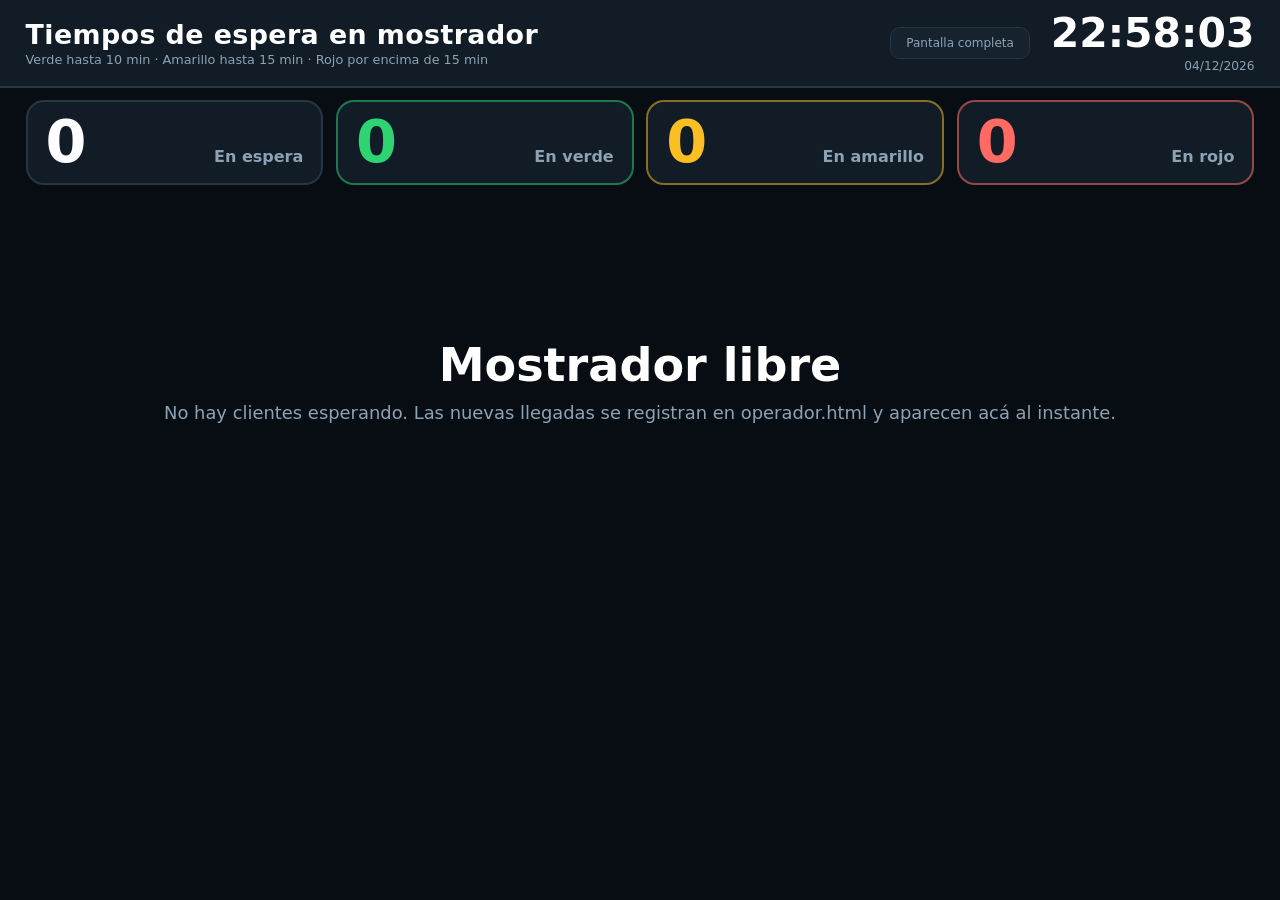
<file: monitor.html>
<!DOCTYPE html>
<html lang="es-AR">
<head>
<meta charset="UTF-8">
<meta name="viewport" content="width=device-width, initial-scale=1">
<title>Mostrador · Tablero de espera</title>
<style>
/* ============================================================
   MONITOR.HTML — Tablero de TV (solo lectura)
   Lee el LocalStorage que escribe operador.html y se refresca solo.
   Sin formularios, sin edición, sin dependencias externas.
   ============================================================ */

:root{
  --fondo:#080d13;
  --panel:#111c26;
  --panel-2:#16232f;
  --linea:#253644;
  --tinta:#ffffff;
  --tinta-suave:#8ca2b5;

  --verde:#128a42;
  --verde-vivo:#2fd472;
  --amarillo:#b96a05;
  --amarillo-vivo:#fbbf24;
  --rojo:#c31c14;
  --rojo-vivo:#ff6b63;

  --fuente:"Segoe UI", system-ui, -apple-system, Roboto, Arial, sans-serif;
}

*{box-sizing:border-box}
html,body{height:100%;margin:0}
body{
  background:var(--fondo);
  color:var(--tinta);
  font-family:var(--fuente);
  overflow-x:hidden;
}
:focus-visible{outline:3px solid #60a5fa;outline-offset:3px}

/* ---------- Franja superior ---------- */
.franja{
  display:flex;
  align-items:center;
  justify-content:space-between;
  gap:2vw;
  padding:1.4vh 2vw;
  background:var(--panel);
  border-bottom:2px solid var(--linea);
  flex-wrap:wrap;
}
.rotulo h1{
  margin:0;
  font-size:clamp(20px,2.1vw,40px);
  font-weight:700;
  letter-spacing:.4px;
}
.rotulo p{
  margin:.2vh 0 0;
  font-size:clamp(12px,1vw,19px);
  color:var(--tinta-suave);
}
.hora{
  display:flex;
  align-items:center;
  gap:1.6vw;
}
.hora .digito{
  font-size:clamp(28px,3.2vw,60px);
  font-weight:700;
  font-variant-numeric:tabular-nums;
  line-height:1;
}
.hora .fecha{
  font-size:clamp(11px,.95vw,18px);
  color:var(--tinta-suave);
  text-align:right;
  margin-top:.6vh;
}
.btn-pantalla{
  background:var(--panel-2);
  border:1px solid var(--linea);
  color:var(--tinta-suave);
  border-radius:10px;
  padding:.9vh 1.2vw;
  font-family:inherit;
  font-size:clamp(12px,.9vw,16px);
  cursor:pointer;
}
.btn-pantalla:hover{color:var(--tinta);border-color:var(--tinta-suave)}

/* ---------- KPIs ---------- */
.kpis{
  display:grid;
  grid-template-columns:repeat(4,1fr);
  gap:1vw;
  padding:1.4vh 2vw;
}
.kpi{
  background:var(--panel);
  border:2px solid var(--linea);
  border-radius:18px;
  padding:1.2vh 1.4vw;
  display:flex;
  align-items:baseline;
  justify-content:space-between;
  gap:1vw;
}
.kpi b{
  font-size:clamp(34px,4.6vw,86px);
  font-weight:800;
  font-variant-numeric:tabular-nums;
  line-height:1;
}
.kpi span{
  font-size:clamp(13px,1.25vw,24px);
  color:var(--tinta-suave);
  font-weight:600;
}
.kpi.v{border-color:rgba(47,212,114,.5)}  .kpi.v b{color:var(--verde-vivo)}
.kpi.a{border-color:rgba(251,191,36,.5)}  .kpi.a b{color:var(--amarillo-vivo)}
.kpi.r{border-color:rgba(255,107,99,.55)} .kpi.r b{color:var(--rojo-vivo)}

/* ---------- Grilla de tarjetas ---------- */
.grilla{
  display:grid;
  grid-template-columns:repeat(auto-fill,minmax(min(100%,420px),1fr));
  gap:1.2vw;
  padding:.6vh 2vw 3vh;
}
.ficha{
  border-radius:22px;
  border:4px solid;
  padding:1.6vh 1.6vw;
  display:grid;
  grid-template-columns:1fr auto;
  align-items:center;
  gap:1vw;
  color:#fff;
  min-height:20vh;
}
.ficha.verde   {background:var(--verde);   border-color:var(--verde-vivo)}
.ficha.amarillo{background:var(--amarillo);border-color:var(--amarillo-vivo)}
.ficha.rojo    {background:var(--rojo);    border-color:var(--rojo-vivo); animation:alerta 1.7s ease-in-out infinite}

/* Parpadeo suave para los casos fuera de SLA */
@keyframes alerta{
  0%,100%{ filter:brightness(1);    box-shadow:0 0 0 0 rgba(255,107,99,0) }
  50%    { filter:brightness(1.22); box-shadow:0 0 0 12px rgba(255,107,99,.28) }
}
@media (prefers-reduced-motion:reduce){
  .ficha.rojo{animation:none;box-shadow:0 0 0 10px rgba(255,107,99,.3)}
}

.ficha .cliente{
  font-size:clamp(26px,2.6vw,50px);
  font-weight:800;
  line-height:1.1;
  word-break:break-word;
}
.ficha .datos{
  font-size:clamp(16px,1.5vw,28px);
  font-weight:600;
  opacity:.95;
  margin-top:.6vh;
}
.ficha .llegada{
  font-size:clamp(13px,1.1vw,20px);
  opacity:.85;
  margin-top:.4vh;
}
.ficha .crono{
  font-size:clamp(44px,5vw,96px);
  font-weight:800;
  font-variant-numeric:tabular-nums;
  letter-spacing:1px;
  line-height:1;
  text-align:right;
  white-space:nowrap;
}
.ficha .estado{
  display:block;
  text-align:right;
  font-size:clamp(12px,1vw,19px);
  font-weight:700;
  letter-spacing:2px;
  opacity:.9;
  margin-top:.6vh;
}
@media (max-width:700px){
  .ficha{grid-template-columns:1fr}
  .ficha .crono,.ficha .estado{text-align:left}
  .kpis{grid-template-columns:repeat(2,1fr)}
}

/* ---------- Sin clientes ---------- */
.libre{
  text-align:center;
  padding:12vh 2vw;
  color:var(--tinta-suave);
}
.libre b{
  display:block;
  color:var(--tinta);
  font-size:clamp(30px,3.6vw,70px);
  font-weight:700;
  margin-bottom:1.2vh;
}
.libre span{font-size:clamp(15px,1.4vw,26px)}
</style>
</head>
<body>

<header class="franja">
  <div class="rotulo">
    <h1>Tiempos de espera en mostrador</h1>
    <p>Verde hasta 10 min · Amarillo hasta 15 min · Rojo por encima de 15 min</p>
  </div>
  <div class="hora">
    <button class="btn-pantalla" id="btnPantalla">Pantalla completa</button>
    <div>
      <div class="digito" id="reloj">--:--:--</div>
      <div class="fecha" id="fecha"></div>
    </div>
  </div>
</header>

<section class="kpis">
  <div class="kpi"><b id="kActivos">0</b><span>En espera</span></div>
  <div class="kpi v"><b id="kVerde">0</b><span>En verde</span></div>
  <div class="kpi a"><b id="kAmarillo">0</b><span>En amarillo</span></div>
  <div class="kpi r"><b id="kRojo">0</b><span>En rojo</span></div>
</section>

<main class="grilla" id="grilla"></main>

<div class="libre" id="libre">
  <b>Mostrador libre</b>
  <span>No hay clientes esperando. Las nuevas llegadas se registran en operador.html y aparecen acá al instante.</span>
</div>

<script>
"use strict";

/* ============================================================
   MÓDULO 1 — Lectura del almacenamiento compartido
   La clave es la misma que escribe operador.html.
   ============================================================ */
var Datos = (function(){
  var K_ACTIVOS = "mostrador.activos.v1";

  function activos(){
    try{
      var crudo = localStorage.getItem(K_ACTIVOS);
      var v = crudo ? JSON.parse(crudo) : [];
      return Array.isArray(v) ? v : [];
    }catch(e){
      console.warn("No se pudo leer el listado de clientes activos", e);
      return [];
    }
  }

  return { activos:activos };
})();

/* ============================================================
   MÓDULO 2 — Semáforo y formato de tiempo
   ============================================================ */
var Sla = (function(){
  var LIMITE_VERDE    = 10 * 60 * 1000; // 10 minutos
  var LIMITE_AMARILLO = 15 * 60 * 1000; // 15 minutos

  function estado(ms){
    if(ms >= LIMITE_AMARILLO) return "rojo";
    if(ms >= LIMITE_VERDE)    return "amarillo";
    return "verde";
  }

  function dos(n){ return (n < 10 ? "0" : "") + n; }

  function hhmmss(ms){
    if(!isFinite(ms) || ms < 0) ms = 0;
    var t = Math.floor(ms / 1000);
    return dos(Math.floor(t / 3600)) + ":" + dos(Math.floor((t % 3600) / 60)) + ":" + dos(t % 60);
  }

  function hora(ts){
    var d = new Date(ts);
    return dos(d.getHours()) + ":" + dos(d.getMinutes()) + ":" + dos(d.getSeconds());
  }

  return { estado:estado, hhmmss:hhmmss, hora:hora, dos:dos };
})();

/* ============================================================
   MÓDULO 3 — Utilidades
   ============================================================ */
function $(id){ return document.getElementById(id); }

function texto(v){
  return String(v == null ? "" : v)
    .replace(/&/g,"&amp;").replace(/</g,"&lt;").replace(/>/g,"&gt;").replace(/"/g,"&quot;");
}

/** Rojo primero, después amarillo, después verde; dentro de cada color, el que más espera arriba. */
function ordenar(lista){
  var peso = { rojo:0, amarillo:1, verde:2 };
  var ahora = Date.now();
  return lista.slice().sort(function(a, b){
    var ea = peso[Sla.estado(ahora - a.inicio)];
    var eb = peso[Sla.estado(ahora - b.inicio)];
    if(ea !== eb) return ea - eb;
    return a.inicio - b.inicio;
  });
}

/* ============================================================
   MÓDULO 4 — Render del tablero
   Se reconstruye el DOM solo cuando cambia la composición, el orden
   o el color de alguna tarjeta; el resto de los segundos únicamente
   avanzan los cronómetros.
   ============================================================ */
var firmaActual = "";

function firma(lista){
  var ahora = Date.now();
  var partes = [];
  for(var i = 0; i < lista.length; i++){
    partes.push(lista[i].id + ":" + Sla.estado(ahora - lista[i].inicio));
  }
  return partes.join("|");
}

function dibujar(lista){
  var ahora = Date.now();
  var html = "";

  for(var i = 0; i < lista.length; i++){
    var c = lista[i];
    var ms = ahora - c.inicio;
    var est = Sla.estado(ms);
    html +=
      '<article class="ficha ' + est + '">' +
        "<div>" +
          '<div class="cliente">' + texto(c.cliente) + "</div>" +
          '<div class="datos">Entrega ' + texto(c.entrega) + " · " + texto(c.lineas) + " líneas</div>" +
          '<div class="llegada">Llegada ' + Sla.hora(c.inicio) + "</div>" +
        "</div>" +
        "<div>" +
          '<div class="crono" data-inicio="' + c.inicio + '">' + Sla.hhmmss(ms) + "</div>" +
          '<span class="estado">' + rotuloEstado(est) + "</span>" +
        "</div>" +
      "</article>";
  }

  $("grilla").innerHTML = html;
  $("libre").style.display = lista.length ? "none" : "block";
}

function rotuloEstado(est){
  if(est === "rojo")     return "FUERA DE SLA";
  if(est === "amarillo") return "EN RIESGO";
  return "EN TIEMPO";
}

function dibujarKpis(lista){
  var ahora = Date.now();
  var v = 0, a = 0, r = 0;
  for(var i = 0; i < lista.length; i++){
    var est = Sla.estado(ahora - lista[i].inicio);
    if(est === "verde") v++; else if(est === "amarillo") a++; else r++;
  }
  $("kActivos").textContent  = lista.length;
  $("kVerde").textContent    = v;
  $("kAmarillo").textContent = a;
  $("kRojo").textContent     = r;
}

function refrescarCronos(){
  var ahora = Date.now();
  var cronos = document.querySelectorAll(".crono");
  for(var i = 0; i < cronos.length; i++){
    cronos[i].textContent = Sla.hhmmss(ahora - Number(cronos[i].getAttribute("data-inicio")));
  }
}

/* ============================================================
   MÓDULO 5 — Latido de un segundo
   Relee el almacenamiento en cada tick: así el tablero refleja lo
   que hace el operador sin que nadie recargue la página.
   ============================================================ */
function latido(){
  var ahora = Date.now();
  $("reloj").textContent = Sla.hora(ahora);

  var lista = ordenar(Datos.activos());
  var nueva = firma(lista);

  if(nueva !== firmaActual){
    firmaActual = nueva;
    dibujar(lista);
  }else{
    refrescarCronos();
  }

  dibujarKpis(lista);
}

/* ============================================================
   MÓDULO 6 — Arranque
   ============================================================ */
(function iniciar(){
  var hoy = new Date();
  $("fecha").textContent = Sla.dos(hoy.getDate()) + "/" + Sla.dos(hoy.getMonth()+1) + "/" + hoy.getFullYear();

  $("btnPantalla").addEventListener("click", function(){
    if(document.fullscreenElement){
      document.exitFullscreen();
      this.textContent = "Pantalla completa";
    }else{
      document.documentElement.requestFullscreen();
      this.textContent = "Salir de pantalla completa";
    }
  });

  // Reacción inmediata cuando operador.html guarda un cambio
  window.addEventListener("storage", function(){
    firmaActual = "";
    latido();
  });

  latido();
  setInterval(latido, 1000);
})();
</script>
</body>
</html>
</file>
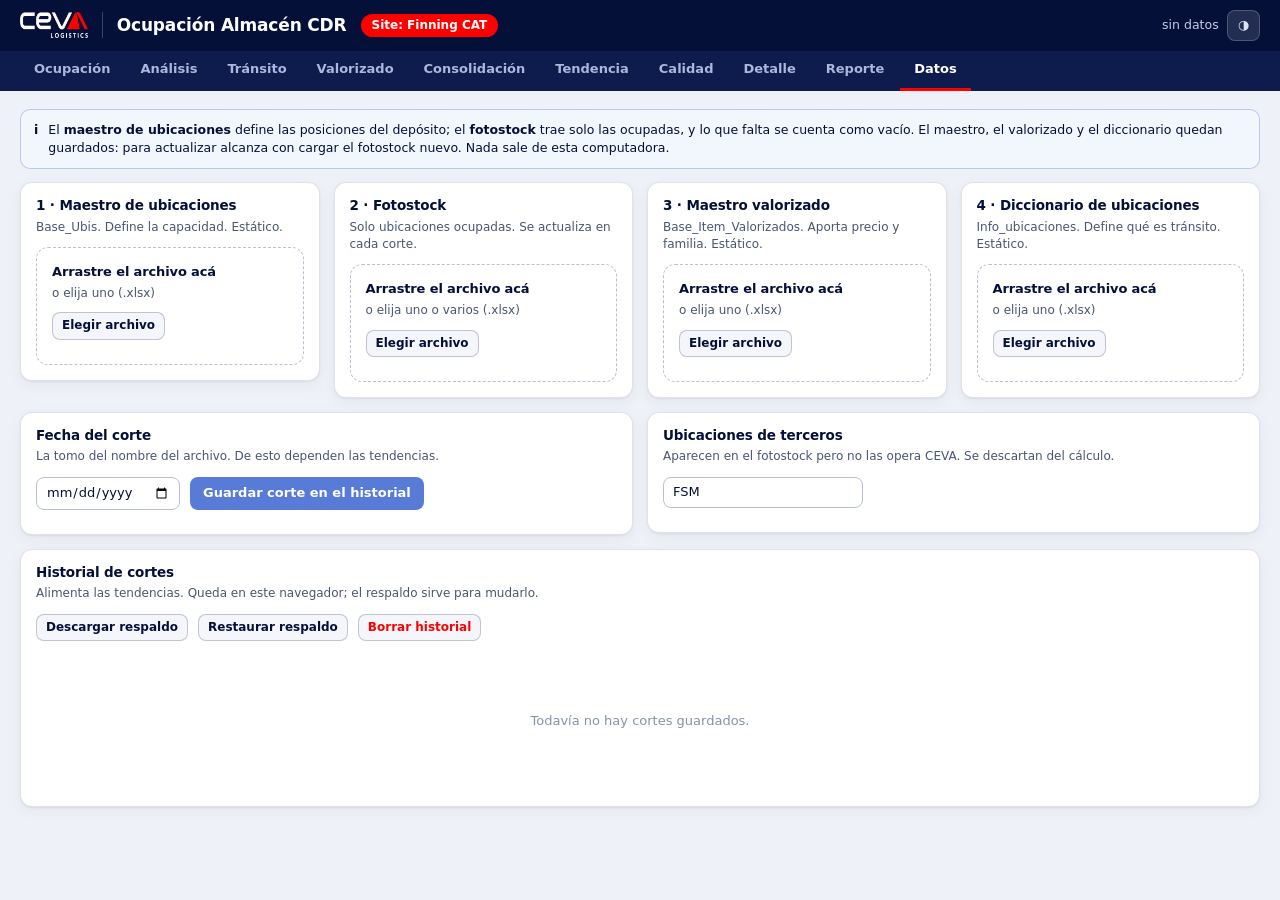
<file: ocupacion.html>
<!DOCTYPE html>
<html lang="es-AR">
<head>
<meta charset="UTF-8">
<meta name="viewport" content="width=device-width, initial-scale=1">
<title>Ocupación Almacén CDR</title>
<style>
/* ===========================================================================
   OCUPACIÓN ALMACÉN CDR · CEVA Logistics · Site Finning CAT
   Un solo archivo, sin internet y sin librerías.

   Cómo está organizado, de arriba abajo:
     1. Estilos
     2. Estructura de la página
     3. Utilidades de formato
     4. Lector de .xlsx
     5. Carga de los archivos y armado del modelo
     6. Filtros y vista
     7. Gráficos
     8. Pantallas
   =========================================================================== */

:root{
  color-scheme: light;
  /* Marca CEVA, tomada del logo */
  --marino:#051039;
  --marino-2:#0d1c4d;
  --marino-3:#1a2a63;
  --rojo:#FF0000;

  --plano:#eef1f7;
  --sup:#ffffff;
  --sup-2:#f4f6fb;
  --sup-3:#e7ebf4;
  --tinta:#051039;
  --tinta-2:#4a5572;
  --tinta-3:#8691a8;
  --borde:rgba(5,16,57,.12);
  --borde-2:rgba(5,16,57,.22);
  --grilla:#e2e7f0;
  --eje:#b7c0d4;
  --sombra:0 1px 2px rgba(5,16,57,.05), 0 4px 14px rgba(5,16,57,.05);
  --sombra-alta:0 2px 6px rgba(5,16,57,.10), 0 10px 28px rgba(5,16,57,.10);

  /* Series, derivadas del azul CEVA y verificadas en claro y oscuro */
  --s1:#577bd6; --s2:#d08022; --s3:#009289; --s4:#8f5dc1;
  /* Rampa de un solo tono para magnitudes */
  --q1:#dde8ff; --q2:#ccdbfc; --q3:#bccef6; --q4:#a7bdef; --q5:#93ade8; --q6:#809de0;
  --q7:#6d8cd7; --q8:#5c7cce; --q9:#4c6cc2; --q10:#3b5aaf; --q11:#2c4793; --q12:#1d3270;
  /* Rampa ordinal para bandas ordenadas */
  --o1:#93ade8; --o2:#7492da; --o3:#5878c9; --o4:#3f5eb3; --o5:#2a4698; --o6:#1d3271;
  /* Semáforos: fijos, nunca se usan como color de serie */
  --bien:#0ca30c; --aviso:#fab219; --serio:#ec835a; --critico:#FF0000;
  --sube:#067a06;
  /* Barra de ocupación: marino formal. En oscuro usa su equivalente claro,
     porque un marino sobre fondo marino no se vería. */
  --barra:#1d3270; --barra-sec:#2c4793;

  --f: system-ui, -apple-system, "Segoe UI", Roboto, sans-serif;
  --r:12px;
}
@media (prefers-color-scheme: dark){
  :root:where(:not([data-tema="claro"])){
    color-scheme: dark;
    --plano:#070b14; --sup:#121a2b; --sup-2:#1a2439; --sup-3:#243049;
    --tinta:#ffffff; --tinta-2:#b4bfd4; --tinta-3:#828da6;
    --borde:rgba(255,255,255,.12); --borde-2:rgba(255,255,255,.22);
    --grilla:#243049; --eje:#3a4765;
    --sombra:0 1px 2px rgba(0,0,0,.4); --sombra-alta:0 10px 28px rgba(0,0,0,.5);
    --s1:#678be4; --s2:#cc8029; --s3:#00a097; --s4:#9d6dcf;
    --q1:#1d3270; --q2:#2c4793; --q3:#3b5aaf; --q4:#4c6cc2; --q5:#5c7cce; --q6:#6d8cd7;
    --q7:#809de0; --q8:#93ade8; --q9:#a7bdef; --q10:#bccef6; --q11:#ccdbfc; --q12:#dde8ff;
    --o1:#3250a4; --o2:#4768be; --o3:#6282d3; --o4:#7f9de4; --o5:#9fb8f0; --o6:#c1d3fa;
    --sube:#0ca30c;
    --barra:#7f9de4; --barra-sec:#5c7cce;
  }
}
:root[data-tema="oscuro"]{
  color-scheme: dark;
  --plano:#070b14; --sup:#121a2b; --sup-2:#1a2439; --sup-3:#243049;
  --tinta:#ffffff; --tinta-2:#b4bfd4; --tinta-3:#828da6;
  --borde:rgba(255,255,255,.12); --borde-2:rgba(255,255,255,.22);
  --grilla:#243049; --eje:#3a4765;
  --sombra:0 1px 2px rgba(0,0,0,.4); --sombra-alta:0 10px 28px rgba(0,0,0,.5);
  --s1:#678be4; --s2:#cc8029; --s3:#00a097; --s4:#9d6dcf;
  --q1:#1d3270; --q2:#2c4793; --q3:#3b5aaf; --q4:#4c6cc2; --q5:#5c7cce; --q6:#6d8cd7;
  --q7:#809de0; --q8:#93ade8; --q9:#a7bdef; --q10:#bccef6; --q11:#ccdbfc; --q12:#dde8ff;
  --o1:#3250a4; --o2:#4768be; --o3:#6282d3; --o4:#7f9de4; --o5:#9fb8f0; --o6:#c1d3fa;
  --sube:#0ca30c;
  --barra:#7f9de4; --barra-sec:#5c7cce;
}

*{box-sizing:border-box}
html,body{margin:0}
body{background:var(--plano); color:var(--tinta); font-family:var(--f); font-size:14px; line-height:1.45}
h1,h2,h3,h4{margin:0; font-weight:650; letter-spacing:-.01em}
:focus-visible{outline:2px solid var(--s1); outline-offset:2px}
button{font:inherit}

/* ---------------- Cabecera ---------------- */
.cab{position:sticky; top:0; z-index:50; background:var(--marino); color:#fff}
.cab-f1{display:flex; align-items:center; gap:14px; padding:10px 20px; flex-wrap:wrap}
.logo{height:26px; width:auto; display:block; flex:none}
.sep{width:1px; height:26px; background:rgba(255,255,255,.22); flex:none}
.tit{font-size:17px; color:#fff; white-space:nowrap}
.site{
  display:inline-flex; align-items:center; gap:6px; font-size:12px; font-weight:700;
  background:var(--rojo); color:#fff; border-radius:99px; padding:3px 11px; white-space:nowrap;
}
.corte{
  margin-left:auto; font-size:12.5px; color:#c3cde6; font-variant-numeric:tabular-nums;
  display:flex; align-items:center; gap:8px; white-space:nowrap;
}
.corte b{color:#fff}
.icono{
  background:rgba(255,255,255,.12); color:#dbe3f5; border:1px solid rgba(255,255,255,.2);
  border-radius:8px; padding:5px 10px; font-size:13px; cursor:pointer;
}
.icono:hover{color:#fff; background:rgba(255,255,255,.2)}

.tabs{display:flex; gap:2px; padding:0 20px; overflow-x:auto; background:var(--marino-2)}
.tabs button{
  background:transparent; border:0; color:#aab8db; font-size:13px; font-weight:600;
  padding:9px 14px; cursor:pointer; white-space:nowrap; border-bottom:3px solid transparent;
}
.tabs button:hover{color:#fff}
.tabs button[aria-selected="true"]{color:#fff; border-bottom-color:var(--rojo)}

/* ---------------- Barra de filtros ---------------- */
.filtros{
  position:sticky; top:0; z-index:40;
  background:var(--sup); border-bottom:1px solid var(--borde);
  padding:9px 20px; display:flex; align-items:center; gap:10px; flex-wrap:wrap;
  box-shadow:var(--sombra);
}
/* display:flex le gana al hidden del navegador, así que hay que decirlo. */
.filtros[hidden]{display:none}
.filtros .gr{display:flex; align-items:center; gap:6px}
.filtros label{font-size:11px; font-weight:700; color:var(--tinta-3); text-transform:uppercase; letter-spacing:.05em}
select,input[type=text],input[type=date],textarea{
  font:inherit; font-size:13px; color:var(--tinta); background:var(--sup);
  border:1px solid var(--eje); border-radius:8px; padding:5px 9px;
}
select{cursor:pointer; min-width:116px}
.chips{display:flex; gap:6px; flex-wrap:wrap; align-items:center; margin-left:4px}
.chip-f{
  display:inline-flex; align-items:center; gap:6px; font-size:12px; font-weight:600;
  background:color-mix(in oklab, var(--s1) 14%, var(--sup)); color:var(--s1);
  border:1px solid color-mix(in oklab, var(--s1) 36%, transparent);
  border-radius:99px; padding:3px 6px 3px 10px;
}
.chip-f button{background:none; border:0; color:inherit; cursor:pointer; font-size:14px; line-height:1; padding:0 2px}
.btn{
  font-size:13px; font-weight:600; cursor:pointer; border-radius:8px; padding:6px 12px;
  background:var(--s1); color:#fff; border:1px solid transparent;
}
.btn:hover{filter:brightness(1.08)}
.btn.sec{background:var(--sup-2); color:var(--tinta); border-color:var(--borde-2)}
.btn.sec:hover{background:var(--sup-3)}
.btn.chico{padding:4px 9px; font-size:12px}
.btn:disabled{opacity:.45; cursor:not-allowed}

main{max-width:1680px; margin:0 auto; padding:18px 20px 60px}
.panel[hidden]{display:none}

/* ---------------- Secciones ---------------- */
.seccion{margin-bottom:22px}
.seccion>header{
  display:flex; align-items:center; gap:11px; margin-bottom:12px; padding-left:12px;
  border-left:4px solid var(--s1);
}
.seccion.virtual>header{border-left-color:var(--s2)}
.seccion>header h2{font-size:15px}
.seccion>header p{margin:2px 0 0; font-size:12.5px; color:var(--tinta-2)}
.seccion>header .tot{
  margin-left:auto; font-size:12.5px; color:var(--tinta-2); font-variant-numeric:tabular-nums;
  text-align:right; white-space:nowrap;
}
.seccion>header .tot b{font-size:15px; color:var(--tinta); display:block}

/* ---------------- Rejillas ---------------- */
.rej{display:grid; gap:14px; align-items:start}
.rej.kpi{grid-template-columns:repeat(auto-fit,minmax(186px,1fr))}
@media(min-width:860px){ .rej.c2{grid-template-columns:1fr 1fr} }
@media(min-width:1180px){
  .rej.c3{grid-template-columns:repeat(3,1fr)}
  .rej.c23{grid-template-columns:2fr 1fr}
  .rej.c32{grid-template-columns:1fr 2fr}
}

/* ---------------- Tarjetas ---------------- */
.tj{background:var(--sup); border:1px solid var(--borde); border-radius:var(--r); box-shadow:var(--sombra)}
.tj>header{padding:13px 15px 0}
.tj>header h3{font-size:13.5px}
.tj>header p{margin:3px 0 0; font-size:12px; color:var(--tinta-2)}
.tj>.cuerpo{padding:11px 15px 15px}

/* indicador */
.k{
  background:var(--sup); border:1px solid var(--borde); border-radius:var(--r);
  padding:13px 15px; box-shadow:var(--sombra); position:relative; overflow:hidden;
}
.k::before{content:''; position:absolute; left:0; top:0; bottom:0; width:3px; background:var(--s1)}
.k.n1::before, .k.n2::before{background:var(--eje)}
.k.n3::before, .k.n4::before{background:var(--barra)}
.k.gris::before{background:var(--eje)}
.k.naranja::before{background:var(--s2)}
.k .rot{font-size:11px; font-weight:700; color:var(--tinta-2); text-transform:uppercase; letter-spacing:.05em; line-height:1.3}
.k .v{font-size:30px; font-weight:700; letter-spacing:-.025em; margin-top:4px; font-variant-numeric:tabular-nums; white-space:nowrap}
.k .v.chico{font-size:23px}
.k .d{font-size:12px; color:var(--tinta-2); margin-top:3px; font-variant-numeric:tabular-nums}
.k.destacado{grid-column:span 2}
@media(max-width:700px){ .k.destacado{grid-column:span 1} }

/* medidor */
.med{height:10px; background:var(--sup-3); border-radius:99px; overflow:hidden; margin-top:10px}
.med i{display:block; height:100%; border-radius:99px 0 0 99px; transition:width .25s}
.med.alto{height:16px}

/* semáforo */
.sem{
  display:inline-flex; align-items:center; gap:5px; font-size:11.5px; font-weight:700;
  border:1px solid currentColor; border-radius:99px; padding:2px 9px; white-space:nowrap;
}
.sem i{width:7px; height:7px; border-radius:50%; background:currentColor; flex:none}
/* El estado es una palabra sobria, no un semáforo. Lo que marca el umbral es la
   línea de referencia del gráfico, no el color. */
.sem{border-color:var(--borde-2); color:var(--tinta-2); font-weight:650}
.sem i{background:var(--tinta-3)}
.sem.n3, .sem.n4{color:var(--tinta); font-weight:700}
.sem.n3 i, .sem.n4 i{background:var(--tinta)}

/* ---------------- Tablas ---------------- */
.tbl{overflow:auto; max-height:min(62vh,640px); border:1px solid var(--borde); border-radius:10px}
/* En la pantalla de ocupación no debe haber barra de desplazamiento: se ve todo. */
.tbl.libre{max-height:none; overflow:visible}
table{border-collapse:collapse; width:100%; font-size:13px}
thead th{
  position:sticky; top:0; z-index:2; background:var(--sup-2); text-align:left; white-space:nowrap;
  padding:8px 11px; font-size:11px; font-weight:700; text-transform:uppercase; letter-spacing:.04em;
  color:var(--tinta-2); border-bottom:1px solid var(--borde); cursor:pointer;
}
thead th.fijo{cursor:default}
thead th .fl{color:var(--s1); font-size:9px}
tbody td{padding:7px 11px; border-bottom:1px solid var(--grilla)}
tbody tr:last-child td{border-bottom:0}
tbody tr.click{cursor:pointer}
tbody tr.click:hover td{background:var(--sup-2)}
tbody tr.sel td{background:color-mix(in oklab, var(--s1) 12%, var(--sup))}
td.n,th.n{text-align:right; font-variant-numeric:tabular-nums; white-space:nowrap}
tfoot td{padding:8px 11px; font-weight:700; background:var(--sup-2); border-top:1px solid var(--eje); font-variant-numeric:tabular-nums}
.solo-print{display:none}
.anota{display:inline-block; width:62px; height:13px; border-bottom:1px dotted var(--borde-2)}
.pill{display:inline-block; font-size:11px; padding:1px 8px; border-radius:99px; border:1px solid var(--borde-2); color:var(--tinta-2); white-space:nowrap}
.pill.v{color:var(--s2); border-color:color-mix(in oklab,var(--s2) 40%, transparent)}
.pill.f{color:var(--s1); border-color:color-mix(in oklab,var(--s1) 40%, transparent)}
.minibar{position:relative; min-width:104px}
.minibar i{position:absolute; left:0; top:50%; transform:translateY(-50%); height:15px; border-radius:0 3px 3px 0; opacity:.3}
.minibar span{position:relative; font-variant-numeric:tabular-nums}

/* ---------------- Gráficos ---------------- */
.g{width:100%; display:block; overflow:visible}
.g text{font-family:var(--f)}
.g .tk{font-size:11px; fill:var(--tinta-3); font-variant-numeric:tabular-nums}
.g .lb{font-size:11.5px; fill:var(--tinta-2)}
.g .vd{font-size:11px; font-weight:700; fill:var(--tinta); font-variant-numeric:tabular-nums}
.g .gl{stroke:var(--grilla); stroke-width:1}
.g .bs{stroke:var(--eje); stroke-width:1}
.g .mk{cursor:pointer}
.g .mk:hover{opacity:.82}
.g .apagado{opacity:.26}
.leyenda{display:flex; gap:14px; flex-wrap:wrap; font-size:12px; color:var(--tinta-2); margin-top:9px}
.leyenda span{display:inline-flex; align-items:center; gap:6px}
.leyenda i{width:11px; height:11px; border-radius:3px; flex:none}
.vacio{display:flex; align-items:center; justify-content:center; min-height:140px; padding:16px;
  color:var(--tinta-3); font-size:13px; text-align:center}

/* globo */
.globo{
  position:fixed; z-index:90; pointer-events:none; opacity:0; transition:opacity .08s;
  background:var(--sup); color:var(--tinta); border:1px solid var(--borde-2); border-radius:9px;
  padding:9px 11px; font-size:12.5px; max-width:300px; box-shadow:var(--sombra-alta);
}
.globo.ver{opacity:1}
.globo b{display:block; margin-bottom:4px}
.globo table{width:auto; font-size:12px}
.globo td{padding:1px 0; border:0}
.globo td:last-child{padding-left:14px; text-align:right; font-weight:700; font-variant-numeric:tabular-nums}
.globo .pie{margin-top:5px; padding-top:5px; border-top:1px solid var(--grilla); color:var(--tinta-3); font-size:11px}

/* mapa de calor */
.calor-leg{display:flex; align-items:center; gap:8px; font-size:11.5px; color:var(--tinta-2); margin-top:10px}
.calor-leg .rampa{display:flex; height:10px; width:130px; border-radius:3px; overflow:hidden; border:1px solid var(--borde)}
.calor-leg .rampa i{flex:1}

/* ---------------- Carga de archivos ---------------- */
.drop{
  border:1.5px dashed var(--eje); border-radius:var(--r); padding:15px; background:var(--sup);
  transition:border-color .15s, background .15s;
}
.drop.on{border-color:var(--s1); background:color-mix(in oklab,var(--s1) 7%, var(--sup))}
.drop h4{font-size:13px}
.drop p{margin:3px 0 10px; font-size:12px; color:var(--tinta-2)}
.oculto{position:absolute; width:1px; height:1px; opacity:0; pointer-events:none}
.est{font-size:12.5px; margin-top:9px; display:block}
.est.ok{color:var(--sube)} .est.mal{color:var(--critico)} .est.wip{color:var(--tinta-2)}

/* ---------------- Avisos ---------------- */
.aviso{display:flex; gap:10px; padding:11px 13px; border-radius:10px; font-size:12.5px;
  border:1px solid var(--borde); background:var(--sup-2); margin-bottom:13px}
.aviso .ic{flex:none; font-weight:700}
.aviso.info{border-color:color-mix(in oklab,var(--s1) 36%, transparent); background:color-mix(in oklab,var(--s1) 7%, var(--sup))}
.aviso.alerta{border-color:color-mix(in oklab,var(--aviso) 46%, transparent); background:color-mix(in oklab,var(--aviso) 10%, var(--sup))}
.aviso.grave{border-color:color-mix(in oklab,var(--critico) 44%, transparent); background:color-mix(in oklab,var(--critico) 8%, var(--sup))}

/* ---------------- Filmina ---------------- */
.fil{background:var(--sup); border:1px solid var(--borde); border-radius:var(--r); overflow:hidden; box-shadow:var(--sombra)}
.fil-cab{background:var(--marino); color:#fff; padding:12px 18px; display:flex; align-items:center; gap:14px; flex-wrap:wrap}
.fil-cab h2{font-size:16px; color:#fff}
.fil-cab .meta{margin-left:auto; text-align:right; font-size:11.5px; color:#c3cde6; line-height:1.35}
.fil-body{padding:14px 18px 16px}
.fil-k{display:grid; gap:9px; grid-template-columns:repeat(6,1fr)}
.fil-k .c{border:1px solid var(--borde); border-radius:9px; padding:9px 11px; background:var(--sup-2)}
.fil-k .c .r{font-size:9.5px; font-weight:700; text-transform:uppercase; letter-spacing:.05em; color:var(--tinta-2); line-height:1.25}
.fil-k .c .v{font-size:21px; font-weight:700; margin-top:3px; white-space:nowrap; font-variant-numeric:tabular-nums}
.fil-k .c .d{font-size:10.5px; color:var(--tinta-2); margin-top:2px}
.fil-cols{display:grid; gap:11px; grid-template-columns:1.3fr 1fr 1fr; margin-top:12px}
.fil-cj{border:1px solid var(--borde); border-radius:9px; padding:10px 12px}
.fil-cj h4{font-size:10.5px; text-transform:uppercase; letter-spacing:.05em; color:var(--tinta-2); margin-bottom:8px}
.fil-fil{display:flex; align-items:center; gap:8px; font-size:11.5px; padding:2px 0}
.fil-fil .e{flex:none; width:58px; font-weight:700; font-variant-numeric:tabular-nums; white-space:nowrap; overflow:hidden; text-overflow:ellipsis}
.fil-fil .p{flex:1; height:12px; background:var(--sup-3); border-radius:3px; position:relative; overflow:hidden}
.fil-fil .p i{position:absolute; left:0; top:0; bottom:0; border-radius:0 3px 3px 0}
.fil-fil .n{flex:none; width:46px; text-align:right; font-weight:700; font-variant-numeric:tabular-nums; white-space:nowrap}
.fil-pie{border-top:1px solid var(--borde); margin-top:12px; padding-top:8px;
  display:flex; justify-content:space-between; gap:12px; flex-wrap:wrap; font-size:10px; color:var(--tinta-3)}
.fil-nota{margin-top:10px; padding:8px 11px; border-left:3px solid var(--s1); background:var(--sup-2);
  border-radius:0 7px 7px 0; font-size:11.5px; white-space:pre-wrap;
  display:-webkit-box; -webkit-line-clamp:2; -webkit-box-orient:vertical; overflow:hidden}

@media print{
  @page{ size:A4 landscape; margin:8mm; }
  html,body{background:#fff !important; font-size:9pt}
  :root{
    --plano:#fff; --sup:#fff; --sup-2:#f1f4fa; --sup-3:#e6ebf5; --tinta:#051039;
    --tinta-2:#45516d; --tinta-3:#6d7890; --borde:#c4ccdc; --grilla:#dde2ec; --eje:#9aa5bb;
  }
  .cab,.tabs,.filtros,.no-print,.globo{display:none !important}
  main{max-width:none; padding:0; margin:0}
  main>section{display:none !important}
  #pReporte,#pReporte[hidden]{display:block !important}
  /* Imprimir lista de conteo: sale la filmina y entra la pestaña Análisis. */
  body.pr-lista #pReporte,body.pr-lista #pReporte[hidden]{display:none !important}
  body.pr-lista #pAnalisis,body.pr-lista #pAnalisis[hidden]{display:block !important}
  body.pr-lista #kpiAna,body.pr-lista .rej.c2,body.pr-lista #cjAnaAlm,
  body.pr-lista #cjAnaLista>header{display:none !important}
  body.pr-lista .solo-print{display:block !important}
  body.pr-lista .tj{border:0; box-shadow:none}
  body.pr-lista .tj>.cuerpo{padding:0}
  body.pr-lista .tbl{max-height:none; overflow:visible; border:0; border-radius:0}
  body.pr-lista thead{display:table-header-group}
  /* El total va una sola vez, al final, y no repetido en cada hoja. */
  body.pr-lista tfoot{display:table-row-group}
  body.pr-lista tr{break-inside:avoid}
  body.pr-lista table{font-size:7.4pt}
  body.pr-lista thead th{padding:4px 6px; font-size:6.6pt}
  body.pr-lista tbody td{padding:2.5px 6px}
  body.pr-lista tfoot td{padding:4px 6px}
  body.pr-lista .anota{width:64px; height:9px; border-bottom:1px solid var(--eje)}
  .fil{border:0; border-radius:0; box-shadow:none; break-inside:avoid}
  .fil-cab{padding:8px 12px}
  .fil-cab h2{font-size:14pt}
  .fil-body{padding:9px 12px 8px}
  .fil-k{gap:6px}
  .fil-k .c{padding:7px 9px}
  .fil-k .c .v{font-size:16pt}
  .fil-cols{gap:7px; margin-top:7px}
  .fil-cj{padding:7px 9px}
  .fil-fil{font-size:8.4pt}
  .fil-nota{font-size:8pt; margin-top:6px; padding:5px 8px;
    display:-webkit-box; -webkit-box-orient:vertical; -webkit-line-clamp:2; overflow:hidden}
  .fil-pie{font-size:6.8pt; margin-top:6px; padding-top:5px}
  *{-webkit-print-color-adjust:exact; print-color-adjust:exact}
}
</style>
</head>
<body>
<script>
// Logo CEVA embebido en el archivo: la marca tiene que verse aunque se
// abra sin internet. La version "reverse" (texto blanco, triangulo rojo)
// es la que va sobre la banda azul marino.
const LOGO_BLANCO = '[data-uri]';
const LOGO_COLOR  = '[data-uri]';
</script>
<header class="cab no-print">
  <div class="cab-f1">
    <img class="logo" id="logoCeva" alt="CEVA Logistics">
    <span class="sep"></span>
    <h1 class="tit">Ocupación Almacén CDR</h1>
    <span class="site">Site: Finning CAT</span>
    <div class="corte">
      <span id="rotCorte">sin datos</span>
      <button class="icono" id="btnTema" title="Modo claro u oscuro" aria-label="Cambiar tema">&#9681;</button>
    </div>
  </div>
  <nav class="tabs" role="tablist" aria-label="Secciones">
    <button role="tab" data-p="pOcup"     aria-selected="true">Ocupación</button>
    <button role="tab" data-p="pAnalisis" aria-selected="false">Análisis</button>
    <button role="tab" data-p="pTransito" aria-selected="false">Tránsito</button>
    <button role="tab" data-p="pValor"    aria-selected="false">Valorizado</button>
    <button role="tab" data-p="pConsol"   aria-selected="false">Consolidación</button>
    <button role="tab" data-p="pTend"     aria-selected="false">Tendencia</button>
    <button role="tab" data-p="pCalidad"  aria-selected="false">Calidad</button>
    <button role="tab" data-p="pDetalle"  aria-selected="false">Detalle</button>
    <button role="tab" data-p="pReporte"  aria-selected="false">Reporte</button>
    <button role="tab" data-p="pDatos"    aria-selected="false">Datos</button>
  </nav>
</header>

<div class="filtros no-print" id="barraFiltros" hidden>
  <div class="gr"><label for="fTipo">Tipo</label><select id="fTipo"></select></div>
  <div class="gr"><label for="fArea">Área</label><select id="fArea"></select></div>
  <div class="gr"><label for="fPas">Pasillo</label><select id="fPas"></select></div>
  <div class="gr"><label for="fNiv">Nivel</label><select id="fNiv"></select></div>
  <div class="gr"><label for="fEst">Estado</label><select id="fEst">
    <option value="">Todas</option><option value="ocu">Ocupadas</option><option value="vac">Vacías</option>
  </select></div>
  <div class="chips" id="chips"></div>
  <button class="btn sec chico" id="btnLimpiar" hidden>Limpiar filtros</button>
  <span style="margin-left:auto; font-size:12px; color:var(--tinta-3)" id="rotAlcance"></span>
</div>

<main>

<!-- =========================== OCUPACIÓN =========================== -->
<section class="panel" id="pOcup" role="tabpanel">
  <div id="ocupVacio"></div>
  <div id="ocupCuerpo" hidden>

    <div class="seccion">
      <header>
        <div>
          <h2>Almacenamiento físico</h2>
          <p>Posiciones del maestro. La saturación se mide sólo sobre las monoproducto: en las
             multiproducto entran varios materiales y lo que no entra queda fuera del rack, así que
             no hay tope contra el cual medir.</p>
        </div>
        <div class="tot" id="totFis"></div>
      </header>

      <div class="rej kpi" id="kpiFis" style="margin-bottom:14px"></div>

      <div class="tj" style="margin-bottom:14px">
        <header><h3>Mono, multi y total</h3>
          <p>Las tres filas cierran. El semáforo vive sólo en monoproducto.</p></header>
        <div class="cuerpo"><div id="tResumen"></div></div>
      </div>

      <div class="rej c2" style="margin-bottom:14px">
        <div class="tj">
          <header><h3>Saturación por tipo monoproducto</h3>
            <p>Una posición, un material. Acá el porcentaje sí dice si entra más mercadería.
               Clic en una barra para filtrar.</p></header>
          <div class="cuerpo"><div id="gMono"></div></div>
        </div>
        <div class="tj">
          <header><h3>Posiciones con stock, multiproducto</h3>
            <p>Cuántas tienen mercadería. No es saturación: pueden admitir más o quedar fuera del rack.</p></header>
          <div class="cuerpo"><div id="gMulti"></div></div>
        </div>
      </div>

      <div class="tj" style="margin-bottom:14px">
        <header><h3>Detalle por tipo de almacén</h3>
          <p>Ordene por cualquier columna. Clic en la fila para filtrar el tablero.</p></header>
        <div class="cuerpo"><div id="tTipo"></div></div>
      </div>

      <div class="rej c3" style="margin-bottom:14px">
        <div class="tj">
          <header><h3>Saturación por pasillo</h3><p>Sólo monoproducto. Clic para filtrar.</p></header>
          <div class="cuerpo"><div id="gPas"></div></div>
        </div>
        <div class="tj">
          <header><h3>Saturación por área</h3><p>Sólo monoproducto. Clic para filtrar.</p></header>
          <div class="cuerpo"><div id="gArea"></div></div>
        </div>
        <div class="tj">
          <header><h3>Saturación por nivel</h3><p>Altura de la posición. Sólo monoproducto.</p></header>
          <div class="cuerpo"><div id="gNiv"></div></div>
        </div>
      </div>

      <div class="tj">
        <header><h3>Mapa de saturación: pasillo por nivel</h3>
          <p>Dónde está realmente lleno el depósito. Sólo posiciones monoproducto.</p></header>
        <div class="cuerpo"><div id="gCalor"></div></div>
      </div>
    </div>

    <div class="seccion virtual">
      <header>
        <div>
          <h2>Fuera de posición</h2>
          <p>Stock que no está en una posición de almacenamiento. <b>Tránsito</b> está físicamente en
             el depósito y se puede contar; <b>virtual</b> es contable: mermas, daños, garantías y
             ajustes. El detalle línea por línea está en la pestaña Tránsito.</p>
        </div>
        <div class="tot" id="totVir"></div>
      </header>

      <div class="rej kpi" id="kpiVir" style="margin-bottom:14px"></div>

      <div class="rej c2">
        <div class="tj">
          <header><h3>Uso por tipo de almacén</h3>
            <p>Qué porcentaje de las ubicaciones de cada tipo tiene stock hoy.</p></header>
          <div class="cuerpo"><div id="gVir"></div></div>
        </div>
        <div class="tj">
          <header><h3>Detalle por tipo</h3><p>Tránsito y virtual, separados.</p></header>
          <div class="cuerpo"><div id="tVir"></div></div>
        </div>
      </div>
    </div>

  </div>
</section>

<!-- =========================== ANÁLISIS =========================== -->
<section class="panel" id="pAnalisis" role="tabpanel" hidden>
  <div id="anaVacio"></div>
  <div id="anaCuerpo" hidden>
    <div class="aviso info no-print" id="anaIntro"></div>
    <div class="rej kpi" id="kpiAna" style="margin-bottom:14px"></div>
    <div class="rej c2" style="margin-bottom:14px">
      <div class="tj"><header><h3>Plata a verificar por almacén</h3>
        <p>Valor de las líneas de clase A de cada almacén.</p></header>
        <div class="cuerpo"><div id="gAnaVal"></div></div></div>
      <div class="tj"><header><h3>Esfuerzo por almacén</h3>
        <p>Qué parte de las líneas hay que contar para cubrir ese valor.</p></header>
        <div class="cuerpo"><div id="gAnaEsf"></div></div></div>
    </div>
    <div class="tj" id="cjAnaAlm" style="margin-bottom:14px">
      <header><h3>Resumen por almacén</h3>
        <p>Elija un almacén para ver sólo sus líneas en la lista de abajo.</p></header>
      <div class="cuerpo"><div id="tAnaAlm"></div></div>
    </div>
    <div class="tj" id="cjAnaLista">
      <div class="solo-print" id="anaCabImp"></div>
      <header><h3 id="tiAnaLista">Lista de conteo</h3><p id="suAnaLista"></p></header>
      <div class="cuerpo">
        <div class="no-print" style="margin-bottom:10px;display:flex;gap:9px;flex-wrap:wrap;align-items:center">
          <button class="btn sec chico" id="btnCsvAna">Exportar lista a Excel</button>
          <button class="btn sec chico" id="btnImpAna">Imprimir lista</button>
          <span style="font-size:12px;color:var(--tinta-3)" id="anaPie"></span>
        </div>
        <div id="tAnaLista"></div>
      </div>
    </div>
  </div>
</section>

<!-- =========================== TRÁNSITO =========================== -->
<section class="panel" id="pTransito" role="tabpanel" hidden>
  <div id="tranVacio"></div>
  <div id="tranCuerpo" hidden>
    <div class="rej kpi" id="kpiTran" style="margin-bottom:14px"></div>
    <div class="rej c2" style="margin-bottom:14px">
      <div class="tj"><header><h3>Para qué se usa el stock en tránsito</h3>
        <p>Según el destino de cada ubicación. Distingue trabajo en curso de stock trabado.</p></header>
        <div class="cuerpo"><div id="gProp"></div></div></div>
      <div class="tj"><header><h3>Antigüedad del stock en tránsito</h3>
        <p>Según la fecha de entrada de mercadería.</p></header>
        <div class="cuerpo"><div id="gTranAnt"></div></div></div>
    </div>
    <div class="tj" style="margin-bottom:14px">
      <header><h3>Ubicaciones con stock</h3><p>Elija una para ver su contenido línea por línea.</p></header>
      <div class="cuerpo">
        <div class="no-print" style="margin-bottom:10px"><button class="btn sec chico" id="btnCsvTran">Exportar contenido completo</button></div>
        <div id="tTran"></div>
      </div>
    </div>
    <div class="tj" id="cjTranDet" hidden>
      <header><h3 id="tiTranDet">Contenido</h3><p id="suTranDet"></p></header>
      <div class="cuerpo"><div id="tTranDet"></div></div>
    </div>
  </div>
</section>

<!-- =========================== VALORIZADO =========================== -->
<section class="panel" id="pValor" role="tabpanel" hidden>
  <div id="valVacio"></div>
  <div id="valCuerpo" hidden>
    <div id="avisoValor"></div>
    <div class="rej kpi" id="kpiVal" style="margin-bottom:14px"></div>
    <div class="rej c2" style="margin-bottom:14px">
      <div class="tj"><header><h3>Valor por tipo de almacén</h3><p>Dónde está la plata del inventario.</p></header>
        <div class="cuerpo"><div id="gValTipo"></div></div></div>
      <div class="tj"><header><h3>Valor por área</h3><p>Áreas que concentran más valor.</p></header>
        <div class="cuerpo"><div id="gValArea"></div></div></div>
    </div>
    <div class="rej c2" style="margin-bottom:14px">
      <div class="tj"><header><h3>Clasificación ABC</h3><p>El 80/20 del inventario.</p></header>
        <div class="cuerpo"><div id="gAbc"></div><div id="tAbc" style="margin-top:12px"></div></div></div>
      <div class="tj"><header><h3>Materiales más caros</h3><p>Los 15 que concentran más valor.</p></header>
        <div class="cuerpo"><div id="tTopMat"></div></div></div>
    </div>
    <div class="tj"><header><h3>Ubicaciones más caras</h3><p>Las 15 posiciones con más valor.</p></header>
      <div class="cuerpo"><div id="tTopUbi"></div></div></div>
  </div>
</section>

<!-- ========================= CONSOLIDACIÓN ========================= -->
<section class="panel" id="pConsol" role="tabpanel" hidden>
  <div id="conVacio"></div>
  <div id="conCuerpo" hidden>
    <div class="aviso info no-print"><span class="ic">i</span><div>
      Un mismo material repartido en varias posiciones ocupa lugar de más y complica el picking.
      El <b>ahorro</b> es un techo teórico: supone que todo entra en una sola posición, cosa que
      depende de la capacidad de cada ubicación.</div></div>
    <div class="rej kpi" id="kpiCon" style="margin-bottom:14px"></div>
    <div class="rej c2" style="margin-bottom:14px">
      <div class="tj"><header><h3>En cuántas posiciones está cada material</h3></header>
        <div class="cuerpo"><div id="gDisp"></div></div></div>
      <div class="tj"><header><h3>Posiciones liberables por tipo de almacén</h3></header>
        <div class="cuerpo"><div id="gConTipo"></div></div></div>
    </div>
    <div class="tj" style="margin-bottom:14px">
      <header><h3>Materiales candidatos a unificar</h3>
        <p>Ordenados por posiciones liberables. Clic en una fila para ver dónde está repartido.</p></header>
      <div class="cuerpo">
        <div class="no-print" style="display:flex; gap:10px; flex-wrap:wrap; margin-bottom:10px">
          <input type="text" id="buscaCon" placeholder="Buscar material o descripción" style="min-width:230px">
          <select id="filCon">
            <option value="">Todos los repetidos</option>
            <option value="cruza">Solo los que cruzan tipos de almacén</option>
            <option value="3">Con 3 o más ubicaciones</option>
          </select>
          <button class="btn sec chico" id="btnCsvCon">Exportar CSV</button>
        </div>
        <div id="tCon"></div>
      </div>
    </div>
    <div class="tj" id="cjConDet" hidden>
      <header><h3 id="tiConDet">Ubicaciones del material</h3></header>
      <div class="cuerpo"><div id="tConDet"></div></div>
    </div>
  </div>
</section>

<!-- =========================== TENDENCIA =========================== -->
<section class="panel" id="pTend" role="tabpanel" hidden>
  <div id="tenVacio"></div>
  <div id="tenCuerpo" hidden>
    <div class="no-print" style="display:flex; gap:10px; flex-wrap:wrap; align-items:center; margin-bottom:14px">
      <label style="font-size:11px;font-weight:700;color:var(--tinta-3);text-transform:uppercase">Período</label>
      <select id="tenPer"><option value="dia">Por corte</option><option value="sem" selected>Semanal</option><option value="mes">Mensual</option></select>
      <button class="btn sec chico" id="btnCsvTen">Exportar CSV</button>
    </div>
    <div class="tj" style="margin-bottom:14px">
      <header><h3>Evolución de la ocupación</h3><p>Al cierre de cada período.</p></header>
      <div class="cuerpo"><div id="gTenOcu"></div></div>
    </div>
    <div class="rej c2" style="margin-bottom:14px">
      <div class="tj"><header><h3>Posiciones ocupadas</h3></header><div class="cuerpo"><div id="gTenPos"></div></div></div>
      <div class="tj"><header><h3>Valor del inventario</h3></header><div class="cuerpo"><div id="gTenVal"></div></div></div>
    </div>
    <div class="tj"><header><h3>Detalle</h3></header><div class="cuerpo"><div id="tTen"></div></div></div>
  </div>
</section>

<!-- =========================== CALIDAD =========================== -->
<section class="panel" id="pCalidad" role="tabpanel" hidden>
  <div id="calVacio"></div>
  <div id="calCuerpo" hidden>
    <div class="rej kpi" id="kpiCal" style="margin-bottom:14px"></div>
    <div id="avisosCal" style="margin-bottom:14px"></div>
    <div class="tj" style="margin-bottom:14px">
      <header><h3>Ocupadas en el fotostock, vacías en el maestro</h3>
        <p>El maestro las marca vacías pero tienen stock. Puede esconder posiciones que SAP ofrece
           para almacenar cuando ya hay mercadería.</p></header>
      <div class="cuerpo">
        <div class="no-print" style="margin-bottom:10px"><button class="btn sec chico" id="btnCsvInc">Exportar CSV</button></div>
        <div id="tInc"></div>
      </div>
    </div>
    <div class="rej c2">
      <div class="tj"><header><h3>Antigüedad del stock</h3>
        <p>Según la fecha de entrada de mercadería.</p></header>
        <div class="cuerpo"><div id="gAnt"></div></div></div>
      <div class="tj"><header><h3>Ubicaciones sin catalogar</h3>
        <p>No figuran en el diccionario. Exporte la lista y complétela.</p></header>
        <div class="cuerpo">
          <div class="no-print" style="margin-bottom:10px"><button class="btn sec chico" id="btnCsvSinCat">Exportar para completar</button></div>
          <div id="tSinCat"></div></div></div>
    </div>
  </div>
</section>

<!-- =========================== DETALLE =========================== -->
<section class="panel" id="pDetalle" role="tabpanel" hidden>
  <div id="detVacio"></div>
  <div id="detCuerpo" hidden>
    <div class="tj">
      <header><h3>Todas las ubicaciones</h3>
        <p>Responde a los filtros de la barra superior. Exporte lo que esté viendo.</p></header>
      <div class="cuerpo">
        <div class="no-print" style="display:flex; gap:10px; flex-wrap:wrap; margin-bottom:10px">
          <input type="text" id="buscaDet" placeholder="Buscar ubicación o material" style="min-width:240px">
          <button class="btn sec chico" id="btnCsvDet">Exportar CSV</button>
        </div>
        <p class="est wip" id="cuentaDet"></p>
        <div id="tDet"></div>
      </div>
    </div>
  </div>
</section>

<!-- =========================== REPORTE =========================== -->
<section class="panel" id="pReporte" role="tabpanel" hidden>
  <div id="repVacio"></div>
  <div id="repCuerpo" hidden>
    <div class="tj no-print" style="margin-bottom:14px">
      <header><h3>Filmina de situación</h3>
        <p>Una hoja apaisada con los indicadores principales. Use <b>Exportar PDF</b> y elija
           <i>Guardar como PDF</i>, orientación horizontal, A4.</p></header>
      <div class="cuerpo">
        <div style="display:flex; gap:10px; flex-wrap:wrap; align-items:flex-end">
          <input type="text" id="repEmp" placeholder="Depósito o planta" style="min-width:200px">
          <input type="text" id="repAut" placeholder="Preparado por" style="min-width:170px">
          <button class="btn" id="btnPdf">Exportar PDF</button>
        </div>
        <textarea id="repNota" placeholder="Comentario del analista (una o dos líneas)"
          style="width:100%; min-height:50px; margin-top:10px; resize:vertical"></textarea>
      </div>
    </div>
    <div class="fil" id="filmina"></div>
  </div>
</section>

<!-- =========================== DATOS =========================== -->
<section class="panel" id="pDatos" role="tabpanel" hidden>
  <div class="aviso info"><span class="ic">i</span><div>
    El <b>maestro de ubicaciones</b> define las posiciones del depósito; el <b>fotostock</b> trae
    solo las ocupadas, y lo que falta se cuenta como vacío. El maestro, el valorizado y el
    diccionario quedan guardados: para actualizar alcanza con cargar el fotostock nuevo.
    Nada sale de esta computadora.</div></div>

  <div class="rej" style="grid-template-columns:repeat(auto-fit,minmax(252px,1fr)); margin-bottom:14px">
    <div class="tj"><header><h3>1 · Maestro de ubicaciones</h3><p>Base_Ubis. Define la capacidad. Estático.</p></header>
      <div class="cuerpo"><div class="drop" id="dMae">
        <h4>Arrastre el archivo acá</h4><p>o elija uno (.xlsx)</p>
        <button class="btn sec chico" data-abre="aMae">Elegir archivo</button>
        <input type="file" id="aMae" class="oculto" accept=".xlsx,.xlsm">
        <span class="est" id="eMae"></span></div></div></div>

    <div class="tj"><header><h3>2 · Fotostock</h3><p>Solo ubicaciones ocupadas. Se actualiza en cada corte.</p></header>
      <div class="cuerpo"><div class="drop" id="dFoto">
        <h4>Arrastre el archivo acá</h4><p>o elija uno o varios (.xlsx)</p>
        <button class="btn sec chico" data-abre="aFoto">Elegir archivo</button>
        <input type="file" id="aFoto" class="oculto" accept=".xlsx,.xlsm" multiple>
        <span class="est" id="eFoto"></span></div></div></div>

    <div class="tj"><header><h3>3 · Maestro valorizado</h3><p>Base_Item_Valorizados. Aporta precio y familia. Estático.</p></header>
      <div class="cuerpo"><div class="drop" id="dVal">
        <h4>Arrastre el archivo acá</h4><p>o elija uno (.xlsx)</p>
        <button class="btn sec chico" data-abre="aVal">Elegir archivo</button>
        <input type="file" id="aVal" class="oculto" accept=".xlsx,.xlsm">
        <span class="est" id="eVal"></span></div></div></div>

    <div class="tj"><header><h3>4 · Diccionario de ubicaciones</h3><p>Info_ubicaciones. Define qué es tránsito. Estático.</p></header>
      <div class="cuerpo"><div class="drop" id="dDic">
        <h4>Arrastre el archivo acá</h4><p>o elija uno (.xlsx)</p>
        <button class="btn sec chico" data-abre="aDic">Elegir archivo</button>
        <input type="file" id="aDic" class="oculto" accept=".xlsx,.xlsm">
        <span class="est" id="eDic"></span></div></div></div>
  </div>

  <div class="rej c2">
    <div class="tj"><header><h3>Fecha del corte</h3>
      <p>La tomo del nombre del archivo. De esto dependen las tendencias.</p></header>
      <div class="cuerpo" id="cjFecha">
        <div style="display:flex; gap:10px; flex-wrap:wrap; align-items:center">
          <input type="date" id="inFecha">
          <button class="btn" id="btnGuardar">Guardar corte en el historial</button>
        </div>
        <span class="est" id="eCorte"></span>
      </div></div>

    <div class="tj"><header><h3>Ubicaciones de terceros</h3>
      <p>Aparecen en el fotostock pero no las opera CEVA. Se descartan del cálculo.</p></header>
      <div class="cuerpo">
        <input type="text" id="inExcluir" placeholder="FSM" style="min-width:200px">
        <span class="est" id="eExcluir"></span>
      </div></div>
  </div>

  <div class="tj" style="margin-top:14px">
    <header><h3>Historial de cortes</h3>
      <p>Alimenta las tendencias. Queda en este navegador; el respaldo sirve para mudarlo.</p></header>
    <div class="cuerpo">
      <div class="no-print" style="display:flex; gap:10px; flex-wrap:wrap; margin-bottom:10px">
        <button class="btn sec chico" id="btnExpHist">Descargar respaldo</button>
        <button class="btn sec chico" data-abre="aHist">Restaurar respaldo</button>
        <input type="file" id="aHist" class="oculto" accept=".json">
        <button class="btn sec chico" id="btnDelHist" style="color:var(--critico)">Borrar historial</button>
        <span class="est wip" id="eHist"></span>
      </div>
      <div id="tHist"></div>
    </div>
  </div>
</section>

</main>
<div class="globo" id="globo" role="status" aria-live="polite"></div>
<script>
"use strict";
/* ===========================================================================
   3 · UTILIDADES DE FORMATO
   =========================================================================== */
const U = {
  ent: n => (isFinite(n) ? Math.round(n) : 0).toLocaleString('es-AR'),
  dec: (n, d = 1) => (isFinite(n) ? n : 0).toLocaleString('es-AR', { minimumFractionDigits: d, maximumFractionDigits: d }),
  pct: (n, d = 1) => U.dec(n, d) + '%',
  usd(n) {
    const a = Math.abs(n || 0);
    if (a >= 1e6) return 'USD ' + U.dec(n / 1e6, 2) + ' M';
    if (a >= 1e3) return 'USD ' + U.dec(n / 1e3, 1) + ' k';
    return 'USD ' + U.dec(n || 0, 0);
  },
  usdX: n => 'USD ' + (isFinite(n) ? n : 0).toLocaleString('es-AR', { maximumFractionDigits: 0 }),
  pl: (n, s, p) => U.ent(n) + ' ' + (Math.round(n) === 1 ? s : p),
  fecha(iso) {
    if (!iso) return '—';
    const p = String(iso).slice(0, 10).split('-');
    return p.length === 3 ? `${p[2]}/${p[1]}/${p[0]}` : iso;
  },
  fechaLarga(iso) {
    if (!iso) return '—';
    const d = new Date(iso + 'T00:00:00');
    return isNaN(d.getTime()) ? iso : d.toLocaleDateString('es-AR', { day: 'numeric', month: 'long', year: 'numeric' });
  },
  hoy: () => new Date().toISOString().slice(0, 10),
  esc: s => String(s ?? '').replace(/[&<>"']/g, c => ({ '&': '&amp;', '<': '&lt;', '>': '&gt;', '"': '&quot;', "'": '&#39;' }[c])),
  // Los exportes en español traen a veces "1.234,56" en vez de "1234.56".
  // Devuelve NaN cuando no hay dato, para distinguirlo de un cero real.
  num(v) {
    if (v === null || v === undefined) return NaN;
    let t = String(v).trim();
    if (!t) return NaN;
    if (t.includes(',')) {
      if (/\.\d{3}(\D|$)/.test(t)) t = t.replace(/\./g, '');
      t = t.replace(',', '.');
    }
    const n = parseFloat(t);
    return isFinite(n) ? n : NaN;
  },
  semanaISO(iso) {
    const d = new Date(iso + 'T00:00:00');
    const j = new Date(Date.UTC(d.getFullYear(), d.getMonth(), d.getDate()));
    j.setUTCDate(j.getUTCDate() + 4 - (j.getUTCDay() || 7));
    const a = new Date(Date.UTC(j.getUTCFullYear(), 0, 1));
    return j.getUTCFullYear() + '-S' + String(Math.ceil(((j - a) / 86400000 + 1) / 7)).padStart(2, '0');
  },
  mesISO: iso => String(iso).slice(0, 7),
  nombreMes(ym) {
    const [a, m] = String(ym).split('-');
    const nn = ['', 'enero', 'febrero', 'marzo', 'abril', 'mayo', 'junio', 'julio',
      'agosto', 'septiembre', 'octubre', 'noviembre', 'diciembre'];
    return (nn[+m] || ym) + ' ' + a;
  },
  dias: (a, b) => Math.round((new Date(b + 'T00:00:00') - new Date(a + 'T00:00:00')) / 86400000),
  bajar(nombre, texto, tipo = 'text/csv;charset=utf-8') {
    const a = document.createElement('a');
    a.href = URL.createObjectURL(new Blob([texto], { type: tipo }));
    a.download = nombre;
    document.body.appendChild(a); a.click();
    setTimeout(() => { URL.revokeObjectURL(a.href); a.remove(); }, 1000);
  },
  // Punto y coma y BOM: así Excel en español lo abre en columnas.
  csv(cab, filas) {
    const q = v => {
      const s = String(v ?? '');
      return /[";\n]/.test(s) ? '"' + s.replace(/"/g, '""') + '"' : s;
    };
    return '﻿' + [cab.map(q).join(';')].concat(filas.map(f => f.map(q).join(';'))).join('\r\n');
  }
};

/* ===========================================================================
   4 · LECTOR DE .xlsx
   Un .xlsx es un ZIP con XML adentro. Se abre el ZIP a mano y se descomprime
   con DecompressionStream, que ya viene en el navegador: por eso el archivo no
   necesita ninguna librería ni conexión.
   =========================================================================== */
const XLSX = (() => {
  const td = new TextDecoder('utf-8');
  const u16 = (d, o) => d[o] | (d[o + 1] << 8);
  const u32 = (d, o) => (d[o] | (d[o + 1] << 8) | (d[o + 2] << 16) | (d[o + 3] << 24)) >>> 0;

  function directorio(buf) {
    const d = new Uint8Array(buf);
    let fin = -1;
    for (let i = d.length - 22; i >= 0 && i > d.length - 66000; i--)
      if (u32(d, i) === 0x06054b50) { fin = i; break; }
    if (fin < 0) throw new Error('No es un .xlsx válido. Si es .xls o .csv, guárdelo como .xlsx desde Excel.');
    let n = u16(d, fin + 10), off = u32(d, fin + 16), size = u32(d, fin + 12);
    if (off === 0xffffffff || n === 0xffff || size === 0xffffffff) {
      let loc = -1;
      for (let i = fin - 20; i >= 0; i--) if (u32(d, i) === 0x07064b50) { loc = i; break; }
      if (loc < 0) throw new Error('Archivo ZIP64 sin localizador.');
      const dv = new DataView(buf), z = Number(dv.getBigUint64(loc + 8, true));
      if (u32(d, z) !== 0x06064b50) throw new Error('Archivo ZIP64 dañado.');
      n = Number(dv.getBigUint64(z + 32, true));
      off = Number(dv.getBigUint64(z + 48, true));
    }
    const ent = new Map();
    let p = off;
    for (let i = 0; i < n; i++) {
      if (u32(d, p) !== 0x02014b50) break;
      const metodo = u16(d, p + 10);
      let comp = u32(d, p + 20), lh = u32(d, p + 42);
      const nl = u16(d, p + 28), el = u16(d, p + 30), cl = u16(d, p + 32);
      const nom = td.decode(d.subarray(p + 46, p + 46 + nl));
      if (comp === 0xffffffff || lh === 0xffffffff) {
        let e = p + 46 + nl; const f2 = e + el, dv = new DataView(buf);
        while (e + 4 <= f2) {
          const id = u16(d, e), sz = u16(d, e + 2); let q = e + 4;
          if (id === 0x0001) {
            q += 8;
            if (comp === 0xffffffff) { comp = Number(dv.getBigUint64(q, true)); q += 8; }
            if (lh === 0xffffffff) lh = Number(dv.getBigUint64(q, true));
          }
          e += 4 + sz;
        }
      }
      ent.set(nom, { metodo, comp, lh });
      p += 46 + nl + el + cl;
    }
    return { d, ent };
  }

  async function sacar(buf, zip, nombre) {
    const e = zip.ent.get(nombre);
    if (!e) return null;
    const d = zip.d;
    if (u32(d, e.lh) !== 0x04034b50) throw new Error('Cabecera dañada en ' + nombre);
    const ini = e.lh + 30 + u16(d, e.lh + 26) + u16(d, e.lh + 28);
    const crudo = d.subarray(ini, ini + e.comp);
    if (e.metodo === 0) return td.decode(crudo);
    if (e.metodo !== 8) throw new Error('Compresión ZIP no soportada (método ' + e.metodo + ').');
    if (typeof DecompressionStream !== 'function')
      throw new Error('Este navegador no puede abrir .xlsx. Use Chrome, Edge o Firefox actualizados.');
    const ds = new DecompressionStream('deflate-raw');
    const w = ds.writable.getWriter(); w.write(crudo); w.close();
    const dec = new TextDecoder('utf-8'), partes = [], rd = ds.readable.getReader();
    for (;;) {
      const { value, done } = await rd.read();
      if (done) break;
      partes.push(dec.decode(value, { stream: true }));
    }
    partes.push(dec.decode());
    return partes.join('');
  }

  const desesc = s => s.indexOf('&') < 0 ? s : s
    .replace(/&lt;/g, '<').replace(/&gt;/g, '>').replace(/&quot;/g, '"').replace(/&apos;/g, "'")
    .replace(/&#(\d+);/g, (_, n) => String.fromCodePoint(+n))
    .replace(/&#x([0-9a-fA-F]+);/g, (_, n) => String.fromCodePoint(parseInt(n, 16)))
    .replace(/&amp;/g, '&');

  function textos(xml) {
    if (!xml) return [];
    const out = []; let i = 0;
    for (;;) {
      const a = xml.indexOf('<si', i); if (a < 0) break;
      const b = xml.indexOf('</si>', a); if (b < 0) break;
      const cuerpo = xml.slice(a, b);
      let s = '', j = 0;
      for (;;) {
        const t = cuerpo.indexOf('<t', j); if (t < 0) break;
        const g = cuerpo.indexOf('>', t); if (g < 0) break;
        if (cuerpo[g - 1] === '/') { j = g + 1; continue; }
        const t2 = cuerpo.indexOf('</t>', g); if (t2 < 0) break;
        s += cuerpo.slice(g + 1, t2); j = t2 + 4;
      }
      out.push(desesc(s));
      i = b + 5;
    }
    return out;
  }

  const colIdx = ref => {
    let n = 0;
    for (let k = 0; k < ref.length; k++) {
      const c = ref.charCodeAt(k);
      if (c >= 65 && c <= 90) n = n * 26 + (c - 64);
      else if (c >= 97 && c <= 122) n = n * 26 + (c - 96);
      else break;
    }
    return n - 1;
  };

  // Recorre fila por fila. Si el callback devuelve un Set de índices, de ahí en
  // más solo se decodifican esas columnas: con 58 columnas y 33.000 filas la
  // diferencia de velocidad es enorme.
  function recorrer(xml, sst, cb) {
    let utiles = null, i = 0, nro = 0;
    while (i < xml.length) {
      const r = xml.indexOf('<row', i); if (r < 0) break;
      const gt = xml.indexOf('>', r); if (gt < 0) break;
      nro++;
      if (xml[gt - 1] === '/') { i = gt + 1; continue; }
      const fin = xml.indexOf('</row>', gt); if (fin < 0) break;
      const cuerpo = xml.slice(gt + 1, fin);
      const celdas = [];
      let j = 0;
      while (j < cuerpo.length) {
        const c = cuerpo.indexOf('<c', j); if (c < 0) break;
        const cg = cuerpo.indexOf('>', c); if (cg < 0) break;
        const solo = cuerpo[cg - 1] === '/';
        const at = cuerpo.slice(c + 2, solo ? cg - 1 : cg);
        const mr = at.indexOf('r="');
        const idx = mr >= 0 ? colIdx(at.slice(mr + 3)) : -1;
        const mt = at.indexOf('t="');
        const tipo = mt >= 0 ? at.slice(mt + 3, at.indexOf('"', mt + 3)) : '';
        if (solo) { j = cg + 1; continue; }
        const c2 = cuerpo.indexOf('</c>', cg);
        const dentro = cuerpo.slice(cg + 1, c2 < 0 ? cuerpo.length : c2);
        j = c2 < 0 ? cuerpo.length : c2 + 4;
        if (idx < 0 || (utiles && !utiles.has(idx))) continue;
        let val = null;
        if (tipo === 'inlineStr') {
          const t = dentro.indexOf('<t');
          if (t >= 0) {
            const g = dentro.indexOf('>', t), t2 = dentro.indexOf('</t>', g);
            val = desesc(dentro.slice(g + 1, t2 < 0 ? dentro.length : t2));
          }
        } else {
          const v = dentro.indexOf('<v>');
          if (v >= 0) {
            const v2 = dentro.indexOf('</v>', v);
            const bruto = dentro.slice(v + 3, v2 < 0 ? dentro.length : v2);
            val = tipo === 's' ? (sst[+bruto] ?? '') : (tipo === 'str' || tipo === 'e' ? desesc(bruto) : bruto);
          }
        }
        if (val !== null) celdas[idx] = val;
      }
      const res = cb(celdas, nro);
      if (res instanceof Set) utiles = res;
      i = fin + 6;
    }
  }

  async function abrir(buf) {
    const zip = directorio(buf);
    const wb = await sacar(buf, zip, 'xl/workbook.xml');
    if (!wb) throw new Error('El archivo no parece un Excel. Si es .xls antiguo, guárdelo como .xlsx.');
    const rels = await sacar(buf, zip, 'xl/_rels/workbook.xml.rels');
    const mapa = new Map();
    if (rels) {
      const re = /<Relationship\b[^>]*>/g; let m;
      while ((m = re.exec(rels))) {
        const id = /Id="([^"]+)"/.exec(m[0]), tg = /Target="([^"]+)"/.exec(m[0]);
        if (id && tg) mapa.set(id[1], tg[1].replace(/^\/?xl\//, '').replace(/^\//, ''));
      }
    }
    const hojas = [];
    const re = /<sheet\b[^>]*>/g; let m;
    while ((m = re.exec(wb))) {
      const nm = /name="([^"]*)"/.exec(m[0]), rid = /r:id="([^"]+)"/.exec(m[0]);
      hojas.push({
        nombre: nm ? desesc(nm[1]) : 'Hoja' + (hojas.length + 1),
        ruta: 'xl/' + ((rid && mapa.get(rid[1])) || ('worksheets/sheet' + (hojas.length + 1) + '.xml'))
      });
    }
    if (!hojas.length) throw new Error('El Excel no tiene hojas.');
    const sst = textos(await sacar(buf, zip, 'xl/sharedStrings.xml'));
    return {
      hojas: hojas.map(h => h.nombre),
      async filas(cb) {
        const xml = await sacar(buf, zip, hojas[0].ruta);
        if (!xml) throw new Error('No se pudo leer la hoja ' + hojas[0].nombre + '.');
        recorrer(xml, sst, cb);
      }
    };
  }

  // Excel guarda las fechas como días desde 1900. 46275 -> 2026-09-10.
  function fecha(v) {
    const n = +v;
    if (!isFinite(n) || n < 1 || n > 2958465) return '';
    const d = new Date(Math.round((n - 25569) * 86400000));
    return isNaN(d.getTime()) ? '' : d.toISOString().slice(0, 10);
  }

  return { abrir, fecha };
})();

/* --- Búsqueda tolerante de columnas: SAP cambia tildes, puntos y recortes --- */
function norm(s) {
  return String(s ?? '').toLowerCase().normalize('NFD')
    .replace(/[̀-ͯ]/g, '').replace(/[^a-z0-9]/g, '');
}
function mapaCols(hdr) {
  const m = new Map();
  hdr.forEach((h, i) => { const k = norm(h); if (k && !m.has(k)) m.set(k, i); });
  return m;
}
function col(mapa, cands) {
  for (const c of cands) { const i = mapa.get(norm(c)); if (i !== undefined) return i; }
  for (const c of cands) {                       // encabezado recortado por SAP
    const k = norm(c);
    for (const [kk, i] of mapa) if (kk.startsWith(k) || k.startsWith(kk)) return i;
  }
  return -1;
}
function colReq(mapa, cands, archivo) {
  const i = col(mapa, cands);
  if (i < 0) throw new Error(`En ${archivo} falta la columna «${cands[0]}».`);
  return i;
}
</script>
<script>
"use strict";
/* ===========================================================================
   5 · CARGA DE ARCHIVOS Y MODELO

   Criterios, todos en un solo lugar para que se puedan discutir:

   · El MAESTRO define la capacidad. Ocupada = está en el maestro y aparece en
     el fotostock. Vacía = está en el maestro y no aparece. Se cuentan
     POSICIONES distintas, nunca líneas: hay ubicaciones multiproducto.
   · VIRTUAL = la ubicación tiene stock pero no es capacidad de almacenamiento.
     Lo define el DICCIONARIO, que es la fuente con autoridad; si no está
     cargado, se deduce por ausencia en el maestro. No se les calcula
     porcentaje de ocupación porque no tienen capacidad contra la cual medir.
   · TERCEROS: ubicaciones que aparecen en el fotostock porque se comparte el
     sistema pero no las opera CEVA. Se descartan enteras.
   · PRECIO, por orden: columna Total del fotostock, V/U por cantidad, o
     Precio interno periódico del maestro valorizado por cantidad.
   · El CÓDIGO DE MATERIAL se usa tal cual viene. Recortar el ".000" fusiona
     materiales distintos: acá 1006666 es un dado de USD 0,04 y 1006666.000 un
     segmento de cuchilla de USD 152,74.
   · La FECHA DEL CORTE la define el usuario. "Fecha EM" es fecha de entrada de
     mercadería y sirve sólo para antigüedad.
   =========================================================================== */

const LS = { hist: 'cdr.hist.v1', bases: 'cdr.bases.v1', pref: 'cdr.pref.v1' };

const D = {
  mae: null, val: null, valLax: null, dic: null,
  lineas: null, fecha: '',
  nom: { mae: '', foto: '', val: '', dic: '' },
  hist: [],
  pref: { tema: '', excluir: 'FSM', empresa: '', autor: '' }
};

/* ===========================================================================
   TABLA DE TIPOS DE ALMACÉN
   Esta tabla es la fuente de verdad. Define tres cosas de una sola vez:

     · QUÉ ES NUESTRO: el tipo que no figura acá no se procesa. Así salen los
       almacenes de terceros (0041, 0120, 0233) sin filtros de texto.
     · MONO o MULTI: en monoproducto la posición guarda un solo material y el
       porcentaje de ocupación significa algo. En multiproducto entran varios
       materiales y lo que no entra queda fuera del rack, así que no hay tope
       contra el cual medir: se cuentan pero no se les calcula saturación.
     · LA CLASE:
         F · Física   — capacidad de almacenamiento, incluido el Back Order.
         T · Tránsito — está en el depósito ocupando lugar pero no en posición:
                        bahías, desconsolidado, pickeado pendiente, despacho.
         V · Virtual  — contable: mermas, daños, garantías, ajustes.

   El TIPO manda sobre la ubicación. Si el diccionario marca una ubicación
   suelta como virtual pero su tipo es físico, vale el tipo: son posiciones de
   ocasión especial donde la mercadería queda fuera del rack.
   =========================================================================== */
const TIPOS = {
  '0001': { mm: 'mono', cl: 'F', st: 'Stock' },
  '0010': { mm: 'mono', cl: 'F', st: 'Stock' },
  '0011': { mm: 'multi', cl: 'F', st: 'Stock' },
  '0015': { mm: 'mono', cl: 'F', st: 'Stock' },
  '0016': { mm: 'mono', cl: 'F', st: 'Stock' },
  '0020': { mm: 'mono', cl: 'F', st: 'Stock' },
  '0025': { mm: 'mono', cl: 'F', st: 'Stock' },
  '0032': { mm: 'multi', cl: 'F', st: 'Stock' },
  '0033': { mm: 'multi', cl: 'F', st: 'Stock' },
  '0081': { mm: 'multi', cl: 'T', st: 'Stock / BO' },
  '0100': { mm: 'mono', cl: 'F', st: 'Stock' },
  '0101': { mm: 'multi', cl: 'F', st: 'Stock' },
  '0122': { mm: 'multi', cl: 'F', st: 'Stock' },
  '0210': { mm: 'multi', cl: 'F', st: 'BO' },
  '0220': { mm: 'multi', cl: 'F', st: 'BO' },
  '0222': { mm: 'multi', cl: 'F', st: 'BO' },
  '0900': { mm: 'multi', cl: 'V', st: 'Stock / BO' },
  '0902': { mm: 'multi', cl: 'V', st: 'Stock / BO' },
  '8010': { mm: 'multi', cl: 'T', st: 'Stock / BO' },
  '8030': { mm: 'multi', cl: 'T', st: 'Stock / BO' },
  '8035': { mm: 'multi', cl: 'T', st: 'Stock / BO' },
  '8040': { mm: 'multi', cl: 'V', st: 'Stock / BO' },
  '8060': { mm: 'multi', cl: 'T', st: 'Stock / BO' },
  '9010': { mm: 'multi', cl: 'T', st: 'Stock / BO' },
  '9020': { mm: 'multi', cl: 'T', st: 'Stock / BO' },
  '9030': { mm: 'multi', cl: 'T', st: 'Stock / BO' }
};
const CLASES = { F: 'Física', T: 'Tránsito', V: 'Virtual' };
const esNuestro = t => !!TIPOS[t];
const claseDe = t => (TIPOS[t] ? TIPOS[t].cl : null);
const esMono = t => !!TIPOS[t] && TIPOS[t].mm === 'mono';
// Ubicaciones sueltas de terceros dentro de un tipo propio.
const AJENAS = ['0220-MANGUERAS-FSM'];

/* Conocimiento del site que todavía no está en Info_ubicaciones. Si mañana el
   diccionario lo trae, conviene borrarlo de acá. Para la CLASIFICACIÓN manda
   siempre el diccionario; esto sólo aporta un rótulo más específico. */
const NOTAS = {
  tipos: { '0122': 'Rack cantilever (cuchillas)' },
  ubis: {
    '0122-MUELLE.DER': 'Sobredimensionado: no entra en ningún rack',
    '0122-MUELLE.IZQ': 'Sobredimensionado: no entra en ningún rack',
    '0122-CORES': 'Sobredimensionado: no entra en ningún rack',
    '0122-PORTON.IN': 'Sobredimensionado: no entra en ningún rack'
  }
};

// Una ubicación es ajena si su tipo no está en la tabla, si figura en la lista
// de excepciones, o si coincide con el filtro de texto que se puede editar.
const patrones = () => (D.pref.excluir || '').split(',').map(x => x.trim().toUpperCase()).filter(Boolean);
function esTercero(u, tipo) {
  if (tipo !== undefined && tipo !== null && !esNuestro(tipo)) return true;
  if (AJENAS.includes(u)) return true;
  const ps = patrones();
  if (!ps.length) return false;
  const s = String(u).toUpperCase();
  return ps.some(p => s.includes(p));
}
function rotTipo(t) {
  const n = NOTAS.tipos[t];
  if (n) return `${t} · ${n}`;
  const d = D.dic && D.dic.tipos.get(t);
  return d && d.com ? `${t} · ${d.com}` : t;
}
function descTipo(t) {
  const n = NOTAS.tipos[t];
  if (n) return n;
  const d = D.dic && D.dic.tipos.get(t);
  return d && d.com ? d.com : '';
}
function propUbi(u) {
  if (NOTAS.ubis[u]) return NOTAS.ubis[u];
  const d = D.dic && D.dic.ubis.get(u);
  return d ? (d.com || '') : '';
}
function fichaMat(m) {
  if (!D.val) return null;
  return D.val.get(m) || (D.valLax && D.valLax.get(clavLax(m))) || null;
}
function clavLax(s) {
  let m = String(s ?? '').trim();
  if (!m) return '';
  if (/^\d+(\.\d+)?$/.test(m)) m = m.replace(/\.0+$/, '');
  return m.replace(/^0+(?=\d)/, '');
}

/* ------------------------------ MAESTRO ------------------------------ */
async function cargarMaestro(buf, nombre) {
  const lib = await XLSX.abrir(buf);
  const mae = new Map();
  let ix = null, descartadas = 0;
  await lib.filas((c, n) => {
    if (n === 1) {
      const m = mapaCols(c);
      ix = {
        u: colReq(m, ['Ubicación', 'Ubicacion'], 'el maestro de ubicaciones'),
        t: colReq(m, ['Tipo almacén', 'Tipo almacen'], 'el maestro de ubicaciones'),
        a: col(m, ['Área almacenamiento', 'Area almacenamiento']),
        p: col(m, ['Pasillo']), n: col(m, ['Nivel']),
        fv: col(m, ['Ind.ubicación vacía']),
        be: col(m, ['Bloq.entrada stock']), bs: col(m, ['Bloq.salida stock'])
      };
      return new Set(Object.values(ix).filter(v => v >= 0));
    }
    const g = i => (i >= 0 ? String(c[i] ?? '').trim() : '');
    const u = g(ix.u);
    // Los exportes de SAP suelen traer una fila basura al final, sin ubicación.
    if (!u) { descartadas++; return; }
    mae.set(u, {
      t: g(ix.t) || '(sin tipo)', a: g(ix.a) || '(sin área)',
      p: g(ix.p) || '(sin pasillo)', n: g(ix.n) || '(sin nivel)',
      fv: g(ix.fv).toUpperCase() === 'X',
      be: g(ix.be).toUpperCase() === 'X', bs: g(ix.bs).toUpperCase() === 'X'
    });
  });
  if (!mae.size) throw new Error('El maestro no tiene ninguna ubicación válida.');
  D.mae = mae; D.nom.mae = nombre;
  guardarBases();
  return { ubis: mae.size, descartadas };
}

/* ---------------------------- VALORIZADO ---------------------------- */
async function cargarValorizado(buf, nombre) {
  const lib = await XLSX.abrir(buf);
  const val = new Map();
  let ix = null, repetidos = 0;
  await lib.filas((c, n) => {
    if (n === 1) {
      const m = mapaCols(c);
      ix = {
        mat: colReq(m, ['Material'], 'el maestro valorizado'),
        desc: col(m, ['Texto breve material']), fam: col(m, ['Tipo material']),
        pr: col(m, ['Precio interno periódico', 'Precio interno periodico'])
      };
      return new Set(Object.values(ix).filter(v => v >= 0));
    }
    const g = i => (i >= 0 ? String(c[i] ?? '').trim() : '');
    const k = g(ix.mat);
    if (!k) return;
    if (val.has(k)) { repetidos++; return; }
    val.set(k, { desc: g(ix.desc), fam: g(ix.fam) || '(sin familia)', precio: U.num(g(ix.pr)) || 0 });
  });
  // Índice de respaldo por código laxo, sin claves ambiguas.
  const lax = new Map(), amb = new Set();
  for (const [k, v] of val) {
    const kl = clavLax(k);
    if (kl === k) continue;
    if (lax.has(kl) || val.has(kl)) { amb.add(kl); continue; }
    lax.set(kl, v);
  }
  for (const k of amb) lax.delete(k);
  D.val = val; D.valLax = lax; D.nom.val = nombre;
  guardarBases();
  return { materiales: val.size, repetidos };
}

/* ---------------------------- DICCIONARIO ---------------------------- */
async function cargarDiccionario(buf, nombre) {
  const lib = await XLSX.abrir(buf);
  const tipos = new Map(), ubis = new Map();
  // El archivo no trae encabezado en todas las columnas: se lee por posición.
  await lib.filas((c, n) => {
    const g = i => String(c[i] ?? '').trim();
    const cod = g(0), clase = norm(g(1));
    if (n === 1 && (!cod || norm(g(2)).startsWith('comentario'))) return;
    if (!cod || !clase) return;
    const reg = { com: g(2), emp: g(3), mm: g(4) };
    if (clase.startsWith('tipodealmacen')) tipos.set(cod, reg);
    else ubis.set(cod, { ...reg, virtual: clase.startsWith('ubicacionvirtual') });
  });
  if (!tipos.size && !ubis.size)
    throw new Error('El diccionario no tiene filas reconocibles. Se esperan: código, clase, comentario, empresa y mono/multiproducto.');
  D.dic = { tipos, ubis }; D.nom.dic = nombre;
  guardarBases();
  return { tipos: tipos.size, ubis: ubis.size, virtuales: [...ubis.values()].filter(u => u.virtual).length };
}

/* ----------------------------- FOTOSTOCK ----------------------------- */
async function cargarFotostock(buf, nombre) {
  if (!D.mae) throw new Error('Cargue primero el maestro de ubicaciones: sin él no se sabe cuáles están vacías.');
  const lib = await XLSX.abrir(buf);
  const lineas = [];
  let ix = null;
  await lib.filas((c, n) => {
    if (n === 1) {
      const m = mapaCols(c);
      ix = {
        u: colReq(m, ['Ubicación', 'Ubicacion'], 'el fotostock'),
        t: col(m, ['Tipo almacén', 'Tipo almacen']),
        mat: colReq(m, ['Producto', 'Material'], 'el fotostock'),
        desc: col(m, ['Descripción de producto']),
        ctd: col(m, ['Ctd.', 'Cantidad']), um: col(m, ['Unidad medida base']),
        vu: col(m, ['V/U']), tot: col(m, ['Total']),
        fem: col(m, ['Fecha EM']), ts: col(m, ['Denominación de tipo de stocks'])
      };
      return new Set(Object.values(ix).filter(v => v >= 0));
    }
    const g = i => (i >= 0 ? String(c[i] ?? '').trim() : '');
    const u = g(ix.u);
    if (!u) return;
    const tot = U.num(g(ix.tot)), vu = U.num(g(ix.vu));
    lineas.push({
      u, t: g(ix.t), mat: g(ix.mat), desc: g(ix.desc),
      ctd: U.num(g(ix.ctd)) || 0, um: g(ix.um),
      tot: isFinite(tot) ? tot : null, vu: isFinite(vu) ? vu : null, val: 0,
      fem: XLSX.fecha(g(ix.fem)), ts: g(ix.ts) || '(sin tipo de stock)'
    });
  });
  if (!lineas.length) throw new Error('El fotostock no tiene líneas con ubicación.');
  D.lineas = lineas; D.nom.foto = nombre;
  D.fecha = fechaDeNombre(nombre) || U.hoy();
  return {
    lineas: lineas.length, fecha: D.fecha, detectada: !!fechaDeNombre(nombre),
    traeValor: lineas.some(l => l.tot !== null || l.vu !== null)
  };
}

// "FotoStock_2809" -> 28/09 del año en curso. También DDMMAAAA, DDMMAA e ISO.
function fechaDeNombre(nombre) {
  const s = String(nombre || '').replace(/\.[a-z]+$/i, '');
  let m = /(20\d{2})[-_.]?(\d{2})[-_.]?(\d{2})/.exec(s);
  if (m) return iso(m[3], m[2], m[1]);
  m = /(?:^|\D)(\d{2})(\d{2})(20\d{2})(?:\D|$)/.exec(s); if (m) return iso(m[1], m[2], m[3]);
  m = /(?:^|\D)(\d{2})(\d{2})(\d{2})(?:\D|$)/.exec(s); if (m) return iso(m[1], m[2], '20' + m[3]);
  m = /(?:^|\D)(\d{2})(\d{2})(?:\D|$)/.exec(s); if (m) return iso(m[1], m[2], String(new Date().getFullYear()));
  return '';
}
function iso(d, m, a) {
  const dd = +d, mm = +m, aa = +a;
  if (!(dd >= 1 && dd <= 31 && mm >= 1 && mm <= 12 && aa >= 2000 && aa <= 2100)) return '';
  return `${aa}-${String(mm).padStart(2, '0')}-${String(dd).padStart(2, '0')}`;
}

/* ===========================================================================
   MODELO: una fila por ubicación y una por línea, con las dimensiones ya
   pegadas. Todo lo demás del tablero se calcula filtrando estos dos arreglos,
   así que agregar un filtro nuevo no obliga a tocar ningún cálculo.
   =========================================================================== */
let M = null;

function construirModelo() {
  if (!D.mae || !D.lineas) { M = null; return; }

  // 1 · precio de cada línea
  const dv = { porTotal: 0, porVU: 0, porMaestro: 0, sinPrecio: 0, matsSin: new Set() };
  for (const L of D.lineas) {
    if (L.tot !== null) { L.val = L.tot; dv.porTotal++; }
    else if (L.vu !== null) { L.val = L.vu * L.ctd; dv.porVU++; }
    else {
      const f = fichaMat(L.mat);
      if (f && f.precio > 0) { L.val = f.precio * L.ctd; dv.porMaestro++; }
      else { L.val = 0; dv.sinPrecio++; dv.matsSin.add(L.mat); }
    }
  }

  // 2 · lo ajeno se descarta antes de cualquier cuenta
  const terceros = { ubis: new Set(), tipos: new Set(), lin: 0, val: 0 };

  // 3 · agregación por ubicación, sólo con las líneas que cuentan
  const porUbi = new Map();
  const lineas = [];
  for (const L of D.lineas) {
    const tipoL = (D.mae.get(L.u) || {}).t || L.t;
    if (esTercero(L.u, tipoL)) {
      terceros.ubis.add(L.u); terceros.tipos.add(tipoL); terceros.lin++; terceros.val += L.val; continue;
    }
    let a = porUbi.get(L.u);
    if (!a) { a = { lin: 0, ctd: 0, val: 0, mats: new Set(), fem: '' }; porUbi.set(L.u, a); }
    a.lin++; a.ctd += L.ctd; a.val += L.val; a.mats.add(L.mat);
    if (L.fem && (!a.fem || L.fem < a.fem)) a.fem = L.fem;
    lineas.push(L);
  }

  // 4 · una fila por ubicación
  const ubis = [];
  const vistas = new Set();
  const nueva = (u, tipo, r, o) => {
    const T = TIPOS[tipo];
    const fis = T.cl === 'F';
    return {
      u, tipo, cl: T.cl, mm: T.mm, st: T.st,
      area: fis && r ? r.a : '—', pas: fis && r ? r.p : '—', niv: fis && r ? r.n : '—',
      enMaestro: !!r,
      ocu: !!o, lin: o ? o.lin : 0, ctd: o ? o.ctd : 0, val: o ? o.val : 0,
      mats: o ? o.mats.size : 0, matsSet: o ? o.mats : null, fem: o ? o.fem : '',
      fv: r ? r.fv : false,
      bloq: r ? [r.be ? 'entrada' : '', r.bs ? 'salida' : ''].filter(Boolean).join(' y ') : '',
      prop: propUbi(u)
    };
  };
  for (const [u, r] of D.mae) {
    if (esTercero(u, r.t)) { terceros.ubis.add(u); terceros.tipos.add(r.t); continue; }
    vistas.add(u);
    ubis.push(nueva(u, r.t, r, porUbi.get(u)));
  }
  // ubicaciones con stock que no están en el maestro
  for (const [u, o] of porUbi) {
    if (vistas.has(u)) continue;
    const L = lineas.find(x => x.u === u);
    const tipo = (L && L.t) || '';
    if (!esNuestro(tipo)) { terceros.ubis.add(u); terceros.tipos.add(tipo); continue; }
    vistas.add(u);
    ubis.push(nueva(u, tipo, null, o));
  }
  // ubicaciones del catálogo que hoy están vacías: también son parte del parque
  if (D.dic) for (const [u] of D.dic.ubis) {
    if (vistas.has(u)) continue;
    const tipo = (u.match(/^(\d{4})/) || [, ''])[1];
    if (!esNuestro(tipo) || esTercero(u, tipo)) continue;
    vistas.add(u);
    ubis.push(nueva(u, tipo, null, null));
  }

  // 5 · dimensiones pegadas a cada línea, para poder filtrar igual que arriba
  const porU = new Map(ubis.map(x => [x.u, x]));
  for (const L of lineas) {
    const x = porU.get(L.u);
    L.tipo = x ? x.tipo : (L.t || '');
    L.area = x ? x.area : '—';
    L.pas = x ? x.pas : '—';
    L.niv = x ? x.niv : '—';
    L.cl = x ? x.cl : 'V';
    L.mm = x ? x.mm : 'multi';
  }

  M = {
    fecha: D.fecha, archivo: D.nom.foto,
    ubis, lineas,
    terceros: {
      ubis: terceros.ubis.size, lin: terceros.lin, val: terceros.val,
      tipos: [...terceros.tipos].filter(t => t && !esNuestro(t)).sort()
    },
    val: {
      ...dv, matsSin: dv.matsSin.size,
      fuente: dv.porTotal ? 'columna Total del fotostock'
        : dv.porVU ? 'V/U por cantidad'
          : dv.porMaestro ? 'precio del maestro valorizado por cantidad'
            : 'sin fuente de precio'
    }
  };
}

/* ===========================================================================
   6 · FILTROS Y VISTA
   Un único lugar decide qué se está mirando. Todas las pantallas leen de acá.
   =========================================================================== */
const F = { tipo: '', area: '', pas: '', niv: '', est: '' };

function hayFiltro() { return !!(F.tipo || F.area || F.pas || F.niv || F.est); }
function limpiarFiltros() { F.tipo = F.area = F.pas = F.niv = F.est = ''; }

function pasa(x) {
  if (F.tipo && x.tipo !== F.tipo) return false;
  if (F.area && x.area !== F.area) return false;
  if (F.pas && x.pas !== F.pas) return false;
  if (F.niv && x.niv !== F.niv) return false;
  if (F.est === 'ocu' && !x.ocu) return false;
  if (F.est === 'vac' && x.ocu) return false;
  return true;
}

// Vista actual: lo que pasa el filtro, partido en los grupos que se informan
// por separado. Mono y multi suman el total físico; tránsito y virtual van
// aparte porque no son capacidad.
function vista() {
  if (!M) return null;
  const ubis = M.ubis.filter(pasa);
  const lineas = M.lineas.filter(l => {
    if (F.tipo && l.tipo !== F.tipo) return false;
    if (F.area && l.area !== F.area) return false;
    if (F.pas && l.pas !== F.pas) return false;
    if (F.niv && l.niv !== F.niv) return false;
    return true;
  });
  const fis = ubis.filter(x => x.cl === 'F');
  const mono = fis.filter(x => x.mm === 'mono');
  const multi = fis.filter(x => x.mm === 'multi');
  const tra = ubis.filter(x => x.cl === 'T');
  const vir = ubis.filter(x => x.cl === 'V');
  const linF = lineas.filter(l => l.cl === 'F');
  const linT = lineas.filter(l => l.cl === 'T');
  const linV = lineas.filter(l => l.cl === 'V');

  const tot = (o, ls) => {
    const n = o.length, ocu = o.reduce((s, x) => s + (x.ocu ? 1 : 0), 0);
    return {
      n, ocu, vac: n - ocu, pct: n ? ocu / n * 100 : 0,
      val: o.reduce((s, x) => s + x.val, 0),
      lin: o.reduce((s, x) => s + x.lin, 0),
      items: ls ? itemsDe(ls) : 0
    };
  };
  return {
    ubis, lineas, fis, mono, multi, tra, vir, linF, linT, linV,
    mono_: tot(mono, lineas.filter(l => l.cl === 'F' && l.mm === 'mono')),
    multi_: tot(multi, lineas.filter(l => l.cl === 'F' && l.mm === 'multi')),
    f: tot(fis, linF),
    t: tot(tra, linT),
    v: tot(vir, linV),
    fuera: tot(tra.concat(vir), linT.concat(linV)),
    items: itemsDe(lineas)
  };
}
const itemsDe = ls => { const s = new Set(); for (const l of ls) s.add(l.mat); return s.size; };

// Agrupa las ubicaciones de la vista por una dimensión.
function agrupar(arr, campo) {
  const m = new Map();
  for (const x of arr) {
    let a = m.get(x[campo]);
    if (!a) { a = { k: x[campo], n: 0, ocu: 0, val: 0, lin: 0 }; m.set(x[campo], a); }
    a.n++; a.val += x.val; a.lin += x.lin;
    if (x.ocu) a.ocu++;
  }
  return [...m.values()].map(a => ({ ...a, vac: a.n - a.ocu, pct: a.n ? a.ocu / a.n * 100 : 0 }));
}

/* ------------------------------ Semáforos ------------------------------ */
const SEM = {
  ocupacion(p) {
    if (p >= 95) return { n: 4, rot: 'Sin lugar' };
    if (p >= 90) return { n: 3, rot: 'Al límite' };
    if (p >= 75) return { n: 2, rot: 'Alta' };
    return { n: 1, rot: 'Holgada' };
  }
};
const colorSem = n => ['', 'var(--bien)', 'var(--aviso)', 'var(--serio)', 'var(--critico)'][n];
const chipSem = s => `<span class="sem n${s.n}"><i></i>${U.esc(s.rot)}</span>`;

/* ---------------------------- Persistencia ---------------------------- */
function guardarBases() {
  try {
    localStorage.setItem(LS.bases, JSON.stringify({
      nom: D.nom,
      mae: D.mae ? [...D.mae].map(([u, r]) => [u, r.t, r.a, r.p, r.n, (r.fv ? 1 : 0) | (r.be ? 2 : 0) | (r.bs ? 4 : 0)]) : null,
      val: D.val ? [...D.val].map(([m, v]) => [m, v.desc, v.fam, v.precio]) : null,
      dic: D.dic ? {
        tipos: [...D.dic.tipos].map(([k, v]) => [k, v.com, v.emp, v.mm]),
        ubis: [...D.dic.ubis].map(([k, v]) => [k, v.com, v.emp, v.mm, v.virtual ? 1 : 0])
      } : null
    }));
    return true;
  } catch (e) { return false; }
}
function restaurarBases(p) {
  try {
    if (!p) p = JSON.parse(localStorage.getItem(LS.bases) || 'null');
    if (!p) return false;
    if (p.nom) D.nom = { ...D.nom, ...p.nom };
    if (p.mae) {
      const m = new Map();
      for (const [u, t, a, pa, n, fl] of p.mae)
        m.set(u, { t, a, p: pa, n, fv: !!(fl & 1), be: !!(fl & 2), bs: !!(fl & 4) });
      D.mae = m;
    }
    if (p.val) {
      const v = new Map();
      for (const [m, desc, fam, precio] of p.val) v.set(m, { desc, fam, precio });
      D.val = v;
      const lax = new Map(), amb = new Set();
      for (const [k, d] of v) {
        const kl = clavLax(k);
        if (kl === k) continue;
        if (lax.has(kl) || v.has(kl)) { amb.add(kl); continue; }
        lax.set(kl, d);
      }
      for (const k of amb) lax.delete(k);
      D.valLax = lax;
    }
    if (p.dic) {
      const t = new Map(), u = new Map();
      for (const [k, com, emp, mm] of (p.dic.tipos || [])) t.set(k, { com, emp, mm });
      for (const [k, com, emp, mm, vi] of (p.dic.ubis || [])) u.set(k, { com, emp, mm, virtual: !!vi });
      D.dic = { tipos: t, ubis: u };
    }
    return true;
  } catch (e) { return false; }
}
function cargarPref() {
  try { Object.assign(D.pref, JSON.parse(localStorage.getItem(LS.pref) || '{}')); } catch (e) {}
}
function guardarPref() {
  try { localStorage.setItem(LS.pref, JSON.stringify(D.pref)); } catch (e) {}
}
function cargarHist() {
  try { D.hist = JSON.parse(localStorage.getItem(LS.hist) || '[]'); } catch (e) { D.hist = []; }
  if (!Array.isArray(D.hist)) D.hist = [];
  D.hist.sort((a, b) => (a.fecha < b.fecha ? -1 : 1));
}
function guardarHist() {
  D.hist.sort((a, b) => (a.fecha < b.fecha ? -1 : 1));
  try { localStorage.setItem(LS.hist, JSON.stringify(D.hist)); return { ok: true }; }
  catch (e) { return { ok: false, msg: 'No hay más espacio en el navegador. Descargue el respaldo y borre cortes viejos.' }; }
}
// Al historial va sólo el resumen sin filtros: es lo que alimenta la tendencia.
function resumenDelCorte() {
  const guard = { ...F };
  limpiarFiltros();
  const v = vista();
  Object.assign(F, guard);
  if (!v) return null;
  return {
    fecha: M.fecha, archivo: M.archivo,
    f: { n: v.f.n, ocu: v.f.ocu, vac: v.f.vac, pct: v.f.pct, val: v.f.val, lin: v.f.lin, items: v.f.items },
    v: { n: v.v.n, ocu: v.v.ocu, val: v.v.val, lin: v.v.lin },
    items: v.items,
    porTipo: agrupar(v.fis, 'tipo').map(d => ({ k: d.k, n: d.n, ocu: d.ocu, pct: d.pct, val: d.val }))
  };
}
</script>
<script>
"use strict";
/* ===========================================================================
   7 · GRÁFICOS
   SVG escrito a mano. Reglas: marcas finas, extremo redondeado de 4px sobre la
   línea base, separación de 2px entre segmentos apilados, grilla y ejes como
   líneas finas sólidas (nunca punteadas), etiquetas directas selectivas, un
   solo eje por gráfico, y globo al pasar el mouse. Todo gráfico que filtra
   tiene su tabla al lado, así el color nunca es el único portador del dato.
   =========================================================================== */
const G = (() => {
  const globo = () => document.getElementById('globo');
  function verGlobo(ev, html) {
    const g = globo();
    g.innerHTML = html; g.classList.add('ver');
    const r = g.getBoundingClientRect();
    let x = ev.clientX + 14, y = ev.clientY - 10;
    if (x + r.width > innerWidth - 8) x = ev.clientX - r.width - 14;
    if (y + r.height > innerHeight - 8) y = innerHeight - r.height - 8;
    g.style.left = Math.max(8, x) + 'px'; g.style.top = Math.max(8, y) + 'px';
  }
  const ocultar = () => globo().classList.remove('ver');

  // Ancho real del contenedor: si se dibujara siempre a 700 y se estirara, los
  // textos crecerían con el gráfico y un panel ancho tendría letra enorme.
  let anchoFijo = null;
  const ancho = c => anchoFijo || Math.round(Math.max(300, Math.min(1180, c.clientWidth || 700)));
  const fijarAncho = v => { anchoFijo = v; };

  // Rectángulo con sólo el extremo final redondeado.
  function barra(x, y, w, h, r, horiz) {
    r = Math.max(0, Math.min(r, horiz ? w : h, h / 2, w / 2));
    if (r <= .5) return `M${x} ${y}h${w}v${h}h${-w}Z`;
    return horiz
      ? `M${x} ${y}h${w - r}a${r} ${r} 0 0 1 ${r} ${r}v${h - 2 * r}a${r} ${r} 0 0 1 ${-r} ${r}h${-(w - r)}Z`
      : `M${x} ${y + r}a${r} ${r} 0 0 1 ${r} ${-r}h${w - 2 * r}a${r} ${r} 0 0 1 ${r} ${r}v${h - r}h${-w}Z`;
  }
  function escala(max) {
    if (!(max > 0)) return { max: 1, paso: 1 };
    const e = Math.pow(10, Math.floor(Math.log10(max)));
    for (const m of [1, 1.5, 2, 2.5, 3, 4, 5, 7.5, 10])
      if (max <= m * e) return { max: m * e, paso: m * e / ([1.5, 2.5, 7.5].includes(m) ? 3 : 4) };
    return { max: 10 * e, paso: 2.5 * e };
  }
  const vacio = (c, m) => { c.innerHTML = `<div class="vacio">${U.esc(m)}</div>`; };

  function conectar(cont, datos, op) {
    cont.querySelectorAll('.mk').forEach(el => {
      const d = datos[+el.dataset.i];
      el.addEventListener('mousemove', ev => verGlobo(ev, d.globo || `<b>${U.esc(d.k)}</b>`));
      el.addEventListener('mouseleave', ocultar);
      if (op.alClic) el.addEventListener('click', () => { ocultar(); op.alClic(d.k); });
    });
  }

  /* --- Ocupación: barras 100% apiladas (ocupada / vacía) --- */
  function ocup(cont, datos, op = {}) {
    if (!datos.length) return vacio(cont, op.vacio || 'Sin ubicaciones con este filtro.');
    const alto = 24, bh = 15, mI = op.mI || 92, mD = 58, mT = 20, mB = 8;
    const W = ancho(cont), anchoB = W - mI - mD, H = mT + datos.length * alto + mB;
    let g = '';
    for (let t = 0; t <= 100; t += 25) {
      const x = mI + anchoB * t / 100;
      g += `<line class="gl" x1="${x.toFixed(1)}" y1="${mT}" x2="${x.toFixed(1)}" y2="${mT + datos.length * alto}"/>`;
      g += `<text class="tk" x="${x.toFixed(1)}" y="${mT - 7}" text-anchor="middle">${t}%</text>`;
    }
    datos.forEach((d, i) => {
      const y = mT + i * alto + (alto - bh) / 2;
      const w = anchoB * Math.min(100, d.pct) / 100;
      const col = op.color || 'var(--barra)';
      const apagado = op.sel && op.sel !== d.k ? ' apagado' : '';
      g += `<text class="lb" x="${mI - 9}" y="${y + bh / 2 + 4}" text-anchor="end">${U.esc(d.et || d.k)}</text>`;
      // resto vacío
      g += `<rect x="${mI}" y="${y}" width="${anchoB}" height="${bh}" rx="3" fill="var(--sup-3)" class="${apagado.trim()}"/>`;
      // ocupado, con 2px de separación respecto del resto
      if (w > 0) g += `<path d="${barra(mI, y, Math.max(2, w - 2), bh, 4, true)}" fill="${col}"
        class="mk${apagado}" data-i="${i}"/>`;
      g += `<text class="vd" x="${(mI + Math.max(w, 2) + 7).toFixed(1)}" y="${y + bh / 2 + 4}">${U.dec(d.pct, 0)}%</text>`;
    });
    g += `<line class="bs" x1="${mI}" y1="${mT}" x2="${mI}" y2="${mT + datos.length * alto}"/>`;
    // Línea de referencia: reemplaza al semáforo sin gritar. La barra que la
    // cruza está por encima del umbral.
    if (op.ref) {
      const xr = mI + anchoB * op.ref / 100;
      g += `<line x1="${xr.toFixed(1)}" y1="${mT - 4}" x2="${xr.toFixed(1)}" y2="${mT + datos.length * alto + 2}"
        stroke="var(--tinta-3)" stroke-width="1.5"/>`;
      g += `<text class="tk" x="${xr.toFixed(1)}" y="${mT - 9}" text-anchor="middle"
        style="font-weight:700;fill:var(--tinta-2)">${op.ref}%</text>`;
    }
    cont.innerHTML = `<svg class="g" viewBox="0 0 ${W} ${H}" role="img" aria-label="${U.esc(op.aria || 'Ocupación')}">${g}</svg>`
      + (op.leyenda === false ? '' : op.color
        ? `<div class="leyenda"><span><i style="background:${op.color}"></i>${U.esc(op.rotLleno || 'Con stock')}</span>
           <span><i style="background:var(--sup-3)"></i>${U.esc(op.rotVacio || 'Sin stock')}</span></div>`
        : `<div class="leyenda">
            <span><i style="background:var(--barra)"></i>${U.esc(op.rotLleno || 'Ocupado')}</span>
            <span><i style="background:var(--sup-3)"></i>${U.esc(op.rotVacio || 'Libre')}</span>
            ${op.ref ? `<span><i style="width:2px;height:12px;border-radius:0;background:var(--tinta-3)"></i>Umbral ${op.ref}%</span>` : ''}
          </div>`);
    conectar(cont, datos, op);
  }
  const leyendaSem = () => `<div class="leyenda">
    <span><i style="background:var(--bien)"></i>Holgada, menos de 75%</span>
    <span><i style="background:var(--aviso)"></i>Alta, 75 a 90%</span>
    <span><i style="background:var(--serio)"></i>Al límite, 90 a 95%</span>
    <span><i style="background:var(--critico)"></i>Sin lugar, 95% o más</span>
    <span><i style="background:var(--sup-3)"></i>Libre</span></div>`;

  /* --- Ocupación en columnas verticales --- */
  function ocupV(cont, datos, op = {}) {
    if (!datos.length) return vacio(cont, op.vacio || 'Sin ubicaciones con este filtro.');
    const W = ancho(cont), mI = 34, mD = 8, mT = 16, mB = 40;
    const H = op.H || 232, aG = W - mI - mD, aA = H - mT - mB;
    const paso = aG / datos.length, bw = Math.max(8, Math.min(46, paso - 10));
    let g = '';
    for (let t = 0; t <= 100; t += 25) {
      const y = mT + aA * (1 - t / 100);
      g += `<line class="gl" x1="${mI}" y1="${y.toFixed(1)}" x2="${mI + aG}" y2="${y.toFixed(1)}"/>`;
      g += `<text class="tk" x="${mI - 7}" y="${(y + 4).toFixed(1)}" text-anchor="end">${t}</text>`;
    }
    datos.forEach((d, i) => {
      const x = mI + paso * i + (paso - bw) / 2;
      const h = aA * Math.min(100, d.pct) / 100;
      const col = op.color || 'var(--barra)';
      const apagado = op.sel && op.sel !== d.k ? ' apagado' : '';
      g += `<rect x="${x.toFixed(1)}" y="${mT}" width="${bw}" height="${aA}" rx="3" fill="var(--sup-3)" class="${apagado.trim()}"/>`;
      if (h > 0) g += `<path d="${barra(x, mT + aA - h, bw, Math.max(2, h - 2), 4, false)}" fill="${col}"
        class="mk${apagado}" data-i="${i}"/>`;
      g += `<text class="vd" x="${(x + bw / 2).toFixed(1)}" y="${(mT + aA - h - 5).toFixed(1)}" text-anchor="middle"
        style="font-size:10px">${U.dec(d.pct, 0)}%</text>`;
      // Con muchas columnas una etiqueta larga pisa a la vecina: se recorta.
      const et = String(d.et || d.k);
      const max = Math.max(3, Math.floor(paso / 6.2));
      g += `<text class="tk" x="${(x + bw / 2).toFixed(1)}" y="${mT + aA + 15}" text-anchor="middle">${U.esc(et.length > max ? et.slice(0, max - 1) + '…' : et)}</text>`;
    });
    if (op.ref) {
      const yr = mT + aA * (1 - op.ref / 100);
      g += `<line x1="${mI}" y1="${yr.toFixed(1)}" x2="${mI + aG}" y2="${yr.toFixed(1)}"
        stroke="var(--tinta-3)" stroke-width="1.5"/>`;
    }
    g += `<line class="bs" x1="${mI}" y1="${mT + aA}" x2="${mI + aG}" y2="${mT + aA}"/>`;
    cont.innerHTML = `<svg class="g" viewBox="0 0 ${W} ${H}" role="img" aria-label="${U.esc(op.aria || 'Ocupación')}">${g}</svg>`;
    conectar(cont, datos, op);
  }

  /* --- Barras horizontales de una sola serie --- */
  function barrasH(cont, datos, op = {}) {
    if (!datos.length) return vacio(cont, op.vacio || 'Sin datos con este filtro.');
    const fmt = op.fmt || (v => U.ent(v));
    const alto = 23, bh = 14, mI = op.mI || 110, mD = 72, mT = 20, mB = 6;
    const W = ancho(cont), aB = W - mI - mD, H = mT + datos.length * alto + mB;
    const es = escala(op.max != null ? op.max : Math.max(...datos.map(d => d.v)));
    const x = v => mI + (v / es.max) * aB;
    let g = '';
    for (let t = 0; t <= es.max + 1e-9; t += es.paso) {
      g += `<line class="gl" x1="${x(t).toFixed(1)}" y1="${mT}" x2="${x(t).toFixed(1)}" y2="${mT + datos.length * alto}"/>`;
      g += `<text class="tk" x="${x(t).toFixed(1)}" y="${mT - 7}" text-anchor="middle">${fmt(t)}</text>`;
    }
    datos.forEach((d, i) => {
      const y = mT + i * alto + (alto - bh) / 2;
      const w = Math.max(0, x(d.v) - mI);
      const apagado = op.sel && op.sel !== d.k ? ' apagado' : '';
      g += `<text class="lb" x="${mI - 9}" y="${y + bh / 2 + 4}" text-anchor="end">${U.esc(d.et || d.k)}</text>`;
      g += `<rect x="${mI}" y="${y}" width="${aB}" height="${bh}" rx="3" fill="var(--sup-2)"/>`;
      g += `<path d="${barra(mI, y, w, bh, 4, true)}" fill="${d.color || 'var(--s1)'}" class="mk${apagado}" data-i="${i}"/>`;
      g += `<text class="vd" x="${(mI + w + 7).toFixed(1)}" y="${y + bh / 2 + 4}">${fmt(d.v)}${op.suf || ''}</text>`;
    });
    g += `<line class="bs" x1="${mI}" y1="${mT}" x2="${mI}" y2="${mT + datos.length * alto}"/>`;
    cont.innerHTML = `<svg class="g" viewBox="0 0 ${W} ${H}" role="img" aria-label="${U.esc(op.aria || 'Barras')}">${g}</svg>`;
    conectar(cont, datos, op);
  }
  // Rampa ordinal para bandas ordenadas (antigüedad, dispersión).
  function barrasOrd(cont, datos, op = {}) {
    const p = ['var(--o1)', 'var(--o2)', 'var(--o3)', 'var(--o4)', 'var(--o5)', 'var(--o6)'];
    barrasH(cont, datos.map((d, i) => ({ ...d, color: p[Math.min(i, 5)] })), op);
  }

  /* --- Línea de tendencia --- */
  function linea(cont, datos, op = {}) {
    if (!datos.length) return vacio(cont, op.vacio || 'Sin historial todavía.');
    if (datos.length === 1) {
      const d = datos[0];
      cont.innerHTML = `<div class="vacio">Hay un solo corte cargado (${U.esc(d.etL || d.et)}:
        <b style="color:var(--tinta)">${U.esc((op.fmt || U.ent)(d.v))}${op.suf || ''}</b>).
        Con el próximo empieza la tendencia.</div>`;
      return;
    }
    const fmt = op.fmt || (v => U.ent(v));
    const mI = op.mI || 60, mD = 54, mT = 16, mB = 34;
    const W = ancho(cont), H = op.H || 230, aG = W - mI - mD, aA = H - mT - mB;
    const vals = datos.map(d => d.v);
    let piso = 0;
    if (op.cero === false) {
      const mn = Math.min(...vals), mx = Math.max(...vals);
      piso = Math.max(0, mn - ((mx - mn) * .25 || Math.max(1, mx * .02)));
    }
    const es = escala(Math.max(...vals) - piso), tope = piso + es.max;
    const x = i => mI + (i / (datos.length - 1)) * aG;
    const y = v => mT + aA - ((v - piso) / (tope - piso)) * aA;
    let g = '';
    for (let t = 0; t <= es.max + 1e-9; t += es.paso) {
      const vv = piso + t;
      g += `<line class="gl" x1="${mI}" y1="${y(vv).toFixed(1)}" x2="${mI + aG}" y2="${y(vv).toFixed(1)}"/>`;
      g += `<text class="tk" x="${mI - 8}" y="${(y(vv) + 4).toFixed(1)}" text-anchor="end">${fmt(vv)}</text>`;
    }
    // etiquetas del eje x elegidas de derecha a izquierda, sin pisarse
    const salto = Math.max(1, Math.ceil(datos.length / 10));
    const cand = datos.map((d, i) => i).filter(i => i === datos.length - 1 || i % salto === 0);
    let hasta = Infinity; const elegidas = [];
    for (let k = cand.length - 1; k >= 0; k--) {
      const i = cand[k], mitad = String(datos[i].et).length * 3;
      if (x(i) + mitad + 10 > hasta) continue;
      elegidas.push(i); hasta = x(i) - mitad;
    }
    for (const i of elegidas)
      g += `<text class="tk" x="${x(i).toFixed(1)}" y="${mT + aA + 16}" text-anchor="middle">${U.esc(datos[i].et)}</text>`;
    g += `<line class="bs" x1="${mI}" y1="${mT + aA}" x2="${mI + aG}" y2="${mT + aA}"/>`;
    const pts = datos.map((d, i) => `${x(i).toFixed(1)} ${y(d.v).toFixed(1)}`);
    g += `<path d="M${mI} ${mT + aA} L${pts.join(' L')} L${mI + aG} ${mT + aA}Z" fill="var(--s1)" opacity=".09"/>`;
    g += `<path d="M${pts.join(' L')}" fill="none" stroke="var(--s1)" stroke-width="2" stroke-linejoin="round" stroke-linecap="round"/>`;
    datos.forEach((d, i) => {
      g += `<circle cx="${x(i).toFixed(1)}" cy="${y(d.v).toFixed(1)}" r="4.5" fill="var(--s1)" stroke="var(--sup)" stroke-width="2"/>`;
    });
    const ult = datos.length - 1;
    g += `<text class="vd" x="${(x(ult) + 9).toFixed(1)}" y="${y(vals[ult]).toFixed(1)}" dominant-baseline="middle">${fmt(vals[ult])}${op.suf || ''}</text>`;
    g += `<rect id="capa" x="${mI}" y="${mT}" width="${aG}" height="${aA}" fill="transparent"/>`;
    g += `<line id="cruz" x1="0" y1="${mT}" x2="0" y2="${mT + aA}" stroke="var(--eje)" stroke-width="1" opacity="0"/>`;
    g += `<circle id="foco" r="6.5" fill="none" stroke="var(--s1)" stroke-width="2" opacity="0"/>`;
    cont.innerHTML = `<svg class="g" viewBox="0 0 ${W} ${H}" role="img" aria-label="${U.esc(op.aria || 'Tendencia')}">${g}</svg>`;
    const svg = cont.querySelector('svg'), capa = svg.querySelector('#capa'),
      cruz = svg.querySelector('#cruz'), foco = svg.querySelector('#foco');
    capa.addEventListener('mousemove', ev => {
      const r = svg.getBoundingClientRect();
      let i = Math.round(((ev.clientX - r.left) / r.width * W - mI) / (aG / (datos.length - 1)));
      i = Math.max(0, Math.min(datos.length - 1, i));
      const d = datos[i];
      cruz.setAttribute('x1', x(i)); cruz.setAttribute('x2', x(i)); cruz.setAttribute('opacity', '1');
      foco.setAttribute('cx', x(i)); foco.setAttribute('cy', y(d.v)); foco.setAttribute('opacity', '1');
      verGlobo(ev, d.globo || `<b>${U.esc(d.etL || d.et)}</b>${fmt(d.v)}${op.suf || ''}`);
    });
    capa.addEventListener('mouseleave', () => {
      cruz.setAttribute('opacity', '0'); foco.setAttribute('opacity', '0'); ocultar();
    });
  }

  /* --- Mapa de calor --- */
  function calor(cont, celdas, op = {}) {
    if (!celdas.length) return vacio(cont, op.vacio || 'Sin datos para cruzar.');
    const fmt = op.fmt || (v => U.dec(v, 0) + '%');
    const filas = op.filas || [...new Set(celdas.map(c => c.f))];
    const cols = op.cols || [...new Set(celdas.map(c => c.c))];
    const mapa = new Map(celdas.map(c => [c.f + '\u0000' + c.c, c]));
    const disp = ancho(cont);
    const mI = 76, mT = 26, cw = Math.max(46, Math.min(96, (disp - mI - 8) / cols.length)), ch = 25;
    const W = mI + cols.length * cw + 8, H = mT + filas.length * ch + 8;
    const ramp = ['--q1', '--q2', '--q3', '--q4', '--q5', '--q6', '--q7', '--q8', '--q9', '--q10', '--q11', '--q12'];
    const paso = v => v == null ? null : Math.min(11, Math.max(0, Math.floor(v / 100 * 12)));
    let g = '';
    cols.forEach((c, j) => {
      g += `<text class="tk" x="${mI + j * cw + cw / 2}" y="${mT - 8}" text-anchor="middle">${U.esc(c)}</text>`;
    });
    filas.forEach((f, i) => {
      g += `<text class="lb" x="${mI - 8}" y="${mT + i * ch + ch / 2 + 4}" text-anchor="end">${U.esc(f)}</text>`;
      cols.forEach((c, j) => {
        const d = mapa.get(f + '\u0000' + c);
        const x = mI + j * cw, y = mT + i * ch;
        if (!d) {
          g += `<rect x="${x + 1}" y="${y + 1}" width="${cw - 2}" height="${ch - 2}" rx="3" fill="var(--sup-2)" opacity=".5"/>`;
          return;
        }
        const p = paso(d.v);
        g += `<rect x="${x + 1}" y="${y + 1}" width="${cw - 2}" height="${ch - 2}" rx="3"
          fill="var(${ramp[p]})" class="mk" data-k="${U.esc(f + '|' + c)}"/>`;
        g += `<text x="${x + cw / 2}" y="${y + ch / 2 + 4}" text-anchor="middle" pointer-events="none"
          style="font-size:10.5px;font-weight:700;font-variant-numeric:tabular-nums;fill:${p >= 7 ? '#fff' : 'var(--tinta)'}">${fmt(d.v)}</text>`;
      });
    });
    cont.innerHTML = `<div style="overflow-x:auto"><svg class="g" viewBox="0 0 ${W} ${H}" style="width:${W}px;max-width:none"
      role="img" aria-label="${U.esc(op.aria || 'Mapa de calor')}">${g}</svg></div>
      <div class="calor-leg"><span>0%</span>
        <span class="rampa">${ramp.map(r => `<i style="background:var(${r})"></i>`).join('')}</span>
        <span>100% ocupado</span></div>`;
    cont.querySelectorAll('.mk').forEach(el => {
      const d = mapa.get(el.dataset.k.replace('|', '\u0000'));
      if (!d) return;
      el.addEventListener('mousemove', ev => verGlobo(ev, d.globo || `<b>${U.esc(d.f + ' · ' + d.c)}</b>${fmt(d.v)}`));
      el.addEventListener('mouseleave', ocultar);
      if (op.alClic) el.addEventListener('click', () => { ocultar(); op.alClic(d.f, d.c); });
    });
  }

  return { ocup, ocupV, barrasH, barrasOrd, linea, calor, ocultar, fijarAncho };
})();

/* ---------------------------- Tablas ordenables ---------------------------- */
function tabla(cont, cols, filas, op = {}) {
  if (!filas.length) { cont.innerHTML = `<div class="vacio">${U.esc(op.vacio || 'Sin filas.')}</div>`; return; }
  const est = op.est || (cont._est = cont._est || { c: op.orden ?? -1, d: op.dir || -1 });
  let orden = filas;
  if (est.c >= 0 && cols[est.c] && cols[est.c].v) {
    const f = cols[est.c].v;
    orden = filas.slice().sort((a, b) => {
      const x = f(a), y = f(b);
      return ((typeof x === 'number' && typeof y === 'number') ? x - y : String(x).localeCompare(String(y), 'es')) * est.d;
    });
  }
  const lim = op.limite || orden.length;
  const vis = orden.slice(0, lim);
  const th = cols.map((c, i) => `<th class="${c.n ? 'n ' : ''}${c.v ? '' : 'fijo'}" ${c.v ? `data-c="${i}"` : ''}>${U.esc(c.t)}${est.c === i ? ` <span class="fl">${est.d > 0 ? '▲' : '▼'}</span>` : ''}</th>`).join('');
  const tb = vis.map(f => `<tr class="${op.alClic ? 'click' : ''}${op.sel && op.sel(f) ? ' sel' : ''}" data-k="${U.esc(op.clave ? op.clave(f) : '')}">`
    + cols.map(c => `<td class="${c.n ? 'n' : ''}">${c.h ? c.h(f) : U.esc(c.v ? c.v(f) : '')}</td>`).join('') + '</tr>').join('');
  const tf = op.pie ? `<tfoot><tr>${op.pie.map(c => `<td class="${c.n ? 'n' : ''}">${c.t || ''}</td>`).join('')}</tr></tfoot>` : '';
  cont.innerHTML = `<div class="tbl${op.libre ? ' libre' : ''}"><table><thead><tr>${th}</tr></thead><tbody>${tb}</tbody>${tf}</table></div>`
    + (orden.length > lim ? `<p class="est wip">Se muestran ${U.ent(lim)} de ${U.ent(orden.length)} filas. El CSV incluye todas.</p>` : '');
  cont.querySelectorAll('th[data-c]').forEach(th => th.addEventListener('click', () => {
    const i = +th.dataset.c;
    if (est.c === i) est.d *= -1; else { est.c = i; est.d = -1; }
    tabla(cont, cols, filas, { ...op, est });
  }));
  if (op.alClic) cont.querySelectorAll('tbody tr').forEach(tr =>
    tr.addEventListener('click', () => op.alClic(tr.dataset.k)));
}
</script>
<script>
"use strict";
/* ===========================================================================
   8 · PANTALLAS
   =========================================================================== */
const $ = s => document.querySelector(s);
const $$ = s => [...document.querySelectorAll(s)];

const PANELES = ['pOcup', 'pAnalisis', 'pTransito', 'pValor', 'pConsol', 'pTend', 'pCalidad', 'pDetalle', 'pReporte', 'pDatos'];
const CON_FILTRO = new Set(['pOcup', 'pAnalisis', 'pValor', 'pConsol', 'pDetalle']);
let panelActivo = 'pOcup';

function irA(id) {
  panelActivo = id;
  PANELES.forEach(p => { const e = $('#' + p); if (e) e.hidden = p !== id; });
  $$('.tabs button').forEach(b => b.setAttribute('aria-selected', String(b.dataset.p === id)));
  $('#barraFiltros').hidden = !(CON_FILTRO.has(id) && M);
  G.ocultar();
  pintar();
  scrollTo({ top: 0 });
}
$$('.tabs button').forEach(b => b.addEventListener('click', () => irA(b.dataset.p)));

/* ------------------------------- Tema ------------------------------- */
function aplicarTema(t) {
  if (t) document.documentElement.setAttribute('data-tema', t);
  else document.documentElement.removeAttribute('data-tema');
  D.pref.tema = t || ''; guardarPref();
}
$('#btnTema').addEventListener('click', () => {
  const osc = document.documentElement.getAttribute('data-tema') === 'oscuro'
    || (!document.documentElement.getAttribute('data-tema') && matchMedia('(prefers-color-scheme: dark)').matches);
  aplicarTema(osc ? 'claro' : 'oscuro');
  pintar();
});

/* ------------------------------ Filtros ------------------------------ */
function llenarFiltros() {
  if (!M) return;
  const fis = M.ubis.filter(x => x.cl === 'F');
  const opciones = (sel, vals, todos) => {
    const el = $(sel), ant = el.value;
    el.innerHTML = `<option value="">${todos}</option>`
      + [...new Set(vals)].sort().map(v => `<option>${U.esc(v)}</option>`).join('');
    el.value = [...new Set(vals)].includes(ant) ? ant : '';
  };
  opciones('#fTipo', M.ubis.map(x => x.tipo), 'Todos');
  opciones('#fArea', fis.map(x => x.area), 'Todas');
  opciones('#fPas', fis.map(x => x.pas), 'Todos');
  opciones('#fNiv', fis.map(x => x.niv), 'Todos');
}
const LIG = { tipo: ['#fTipo', 'Tipo'], area: ['#fArea', 'Área'], pas: ['#fPas', 'Pasillo'], niv: ['#fNiv', 'Nivel'], est: ['#fEst', 'Estado'] };
for (const [k, [sel]] of Object.entries(LIG))
  $(sel).addEventListener('change', () => { F[k] = $(sel).value; pintar(); });
$('#btnLimpiar').addEventListener('click', () => { limpiarFiltros(); sincronizarFiltros(); pintar(); });

function sincronizarFiltros() {
  for (const [k, [sel]] of Object.entries(LIG)) $(sel).value = F[k];
}
// Clic sobre un gráfico: si ya estaba ese valor, lo saca; si no, lo pone.
function alternar(dim, valor) {
  F[dim] = F[dim] === valor ? '' : valor;
  sincronizarFiltros(); pintar();
}
function pintarChips() {
  const rot = { tipo: 'Tipo', area: 'Área', pas: 'Pasillo', niv: 'Nivel', est: 'Estado' };
  const nom = { ocu: 'Ocupadas', vac: 'Vacías' };
  const act = Object.entries(F).filter(([, v]) => v);
  $('#chips').innerHTML = act.map(([k, v]) =>
    `<span class="chip-f">${rot[k]}: <b>${U.esc(nom[v] || v)}</b>
      <button data-q="${k}" title="Quitar" aria-label="Quitar filtro">&times;</button></span>`).join('');
  $('#chips').querySelectorAll('[data-q]').forEach(b => b.addEventListener('click', () => {
    F[b.dataset.q] = ''; sincronizarFiltros(); pintar();
  }));
  $('#btnLimpiar').hidden = !act.length;
}

/* --------------------------- Repintado global --------------------------- */
function pintar() {
  pintarChips();
  const v = M ? vista() : null;
  $('#rotCorte').innerHTML = M
    ? `corte <b>${U.fecha(M.fecha)}</b>`
    : (D.mae ? 'falta el fotostock' : 'sin datos');
  $('#rotAlcance').textContent = v
    ? `${U.pl(v.fis.length, 'posición física', 'posiciones físicas')} · ${U.pl(v.vir.length, 'virtual', 'virtuales')}`
    : '';
  if (panelActivo === 'pOcup') pintarOcupacion(v);
  else if (panelActivo === 'pAnalisis') pintarAnalisis(v);
  else if (panelActivo === 'pTransito') pintarTransito(v);
  else if (panelActivo === 'pValor') pintarValor(v);
  else if (panelActivo === 'pConsol') pintarConsol(v);
  else if (panelActivo === 'pTend') pintarTendencia();
  else if (panelActivo === 'pCalidad') pintarCalidad(v);
  else if (panelActivo === 'pDetalle') pintarDetalle(v);
  else if (panelActivo === 'pReporte') pintarReporte();
  else if (panelActivo === 'pDatos') pintarDatos();
}
let tmrAncho;
addEventListener('resize', () => { clearTimeout(tmrAncho); tmrAncho = setTimeout(pintar, 220); });

function faltanDatos(idVacio, idCuerpo) {
  const falta = !M;
  $('#' + idCuerpo).hidden = falta;
  $('#' + idVacio).innerHTML = falta ? `<div class="aviso info"><span class="ic">i</span><div>
    <b>Faltan datos.</b> Cargue el maestro de ubicaciones y un fotostock en la pestaña <b>Datos</b>.
    <div style="margin-top:9px"><button class="btn sec chico" onclick="irA('pDatos')">Ir a Datos</button></div>
  </div></div>` : '';
  return !falta;
}

/* ===========================================================================
   PANTALLA PRINCIPAL · OCUPACIÓN
   =========================================================================== */
function pintarOcupacion(v) {
  if (!faltanDatos('ocupVacio', 'ocupCuerpo')) return;
  const sm = SEM.ocupacion(v.mono_.pct);

  $('#totFis').innerHTML = `<b>${U.ent(v.f.n)}</b> posiciones en el alcance actual`;
  $('#totVir').innerHTML = `<b>${U.ent(v.fuera.n)}</b> ubicaciones fuera de posición`;

  // --- indicadores
  $('#kpiFis').innerHTML = `
    <div class="k n${sm.n} destacado">
      <div class="rot">Saturación monoproducto</div>
      <div class="v">${U.pct(v.mono_.pct)} <span style="font-size:14px">${chipSem(sm)}</span></div>
      <div class="med alto"><i style="width:${Math.min(100, v.mono_.pct).toFixed(1)}%;background:var(--barra)"></i></div>
      <div class="d" style="margin-top:8px">${U.ent(v.mono_.ocu)} ocupadas de ${U.ent(v.mono_.n)} posiciones
        de una sola referencia</div>
    </div>
    <div class="k"><div class="rot">Ocupadas</div><div class="v">${U.ent(v.f.ocu)}</div>
      <div class="d">posiciones físicas con stock</div></div>
    <div class="k gris"><div class="rot">Vacías</div><div class="v">${U.ent(v.f.vac)}</div>
      <div class="d">lugar disponible</div></div>
    <div class="k gris"><div class="rot">Total de posiciones</div><div class="v">${U.ent(v.f.n)}</div>
      <div class="d">capacidad según el maestro</div></div>
    <div class="k"><div class="rot">Ítems distintos</div><div class="v">${U.ent(v.f.items)}</div>
      <div class="d">materiales diferentes en posiciones</div></div>
    <div class="k gris"><div class="rot">Líneas de stock</div><div class="v">${U.ent(v.f.lin)}</div>
      <div class="d">${U.pl(v.fis.filter(x => x.lin > 1).length, 'posición', 'posiciones')} con más de un material</div></div>`;

  // --- mono / multi / total
  const filasRes = [
    { k: 'Monoproducto', d: v.mono_, sem: true, nota: 'una posición, un material' },
    { k: 'Multiproducto', d: v.multi_, sem: false, nota: 'varios materiales por posición' },
    { k: 'Total físico', d: v.f, sem: false, nota: 'la suma de las dos', tot: true }
  ];
  tabla($('#tResumen'), [
    {
      t: '', v: null, h: f => `<b${f.tot ? '' : ''}>${U.esc(f.k)}</b>`
        + `<br><span style="font-size:11.5px;color:var(--tinta-3)">${U.esc(f.nota)}</span>`
    },
    { t: 'Posiciones', n: true, h: f => U.ent(f.d.n) },
    { t: 'Ocupadas', n: true, h: f => U.ent(f.d.ocu) },
    { t: 'Vacías', n: true, h: f => U.ent(f.d.vac) },
    {
      t: '%', n: true, h: f => `<b style="font-size:15px">${U.pct(f.d.pct)}</b>`
        + `<div class="med" style="margin-top:4px"><i style="width:${Math.min(100, f.d.pct).toFixed(0)}%;background:var(--barra)"></i></div>`
    },
    {
      t: 'Lectura', h: f => f.sem
        ? chipSem(SEM.ocupacion(f.d.pct))
        : `<span style="font-size:12px;color:var(--tinta-3)">posiciones con stock<br>no es saturación</span>`
    },
    { t: 'Líneas', n: true, h: f => U.ent(f.d.lin) }
  ], filasRes, { libre: true });
  // Los ítems distintos no se abren por mono y multi a propósito: un mismo
  // material puede estar en los dos, así que las filas no sumarían y la tabla
  // dejaría de cerrar, que es justamente lo que tiene que hacer.
  $('#tResumen').insertAdjacentHTML('beforeend',
    `<p class="est wip" style="margin-top:8px">Los ítems distintos no se abren por mono y multi:
      un mismo material puede estar en los dos y la suma no cerraría.
      El total del alcance actual es <b>${U.ent(v.f.items)}</b>.</p>`);

  // --- por tipo
  const porTipo = agrupar(v.fis, 'tipo');
  const mono = porTipo.filter(d => esMono(d.k)).sort((a, b) => b.pct - a.pct);
  const multi = porTipo.filter(d => !esMono(d.k)).sort((a, b) => b.pct - a.pct);

  G.ocup($('#gMono'), mono.map(d => ({ k: d.k, et: d.k, pct: d.pct, globo: globoDim('Tipo ' + rotTipo(d.k), d) })),
    { sel: F.tipo, alClic: k => alternar('tipo', k), ref: 90, aria: 'Saturación por tipo monoproducto' });

  G.ocup($('#gMulti'), multi.map(d => ({ k: d.k, et: d.k, pct: d.pct, globo: globoDim('Tipo ' + rotTipo(d.k), d) })),
    {
      sel: F.tipo, alClic: k => alternar('tipo', k), color: 'var(--barra-sec)',
      rotLleno: 'Con stock', rotVacio: 'Sin stock',
      aria: 'Posiciones con stock en tipos multiproducto', vacio: 'No hay posiciones multiproducto con este filtro.'
    });

  tabla($('#tTipo'), [
    {
      t: 'Tipo', v: f => f.k, h: f => `<b>${U.esc(f.k)}</b>`
        + (descTipo(f.k) ? ` <span class="pill">${U.esc(descTipo(f.k))}</span>` : '')
    },
    {
      t: 'Clase', v: f => (esMono(f.k) ? 'A' : 'B'),
      h: f => esMono(f.k) ? '<span class="pill f">monoproducto</span>' : '<span class="pill">multiproducto</span>'
    },
    { t: 'Stock', v: f => (TIPOS[f.k] || {}).st || '', h: f => `<span style="font-size:12px;color:var(--tinta-2)">${U.esc((TIPOS[f.k] || {}).st || '')}</span>` },
    { t: '%', n: true, v: f => f.pct, h: f => barraCelda(f.pct) },
    {
      t: 'Lectura', v: f => f.pct, h: f => esMono(f.k)
        ? chipSem(SEM.ocupacion(f.pct))
        : `<span style="font-size:12px;color:var(--tinta-3)">no aplica</span>`
    },
    { t: 'Ocupadas', n: true, v: f => f.ocu, h: f => U.ent(f.ocu) },
    { t: 'Vacías', n: true, v: f => f.vac, h: f => U.ent(f.vac) },
    { t: 'Total', n: true, v: f => f.n, h: f => U.ent(f.n) }
  ], porTipo.slice().sort((a, b) => (esMono(b.k) - esMono(a.k)) || b.pct - a.pct), {
    orden: -1, libre: true, clave: f => f.k, sel: f => F.tipo === f.k, alClic: k => alternar('tipo', k),
    pie: [{ t: 'Total físico' }, { t: '' }, { t: '' }, { t: U.pct(v.f.pct), n: true }, { t: '' },
    { t: U.ent(v.f.ocu), n: true }, { t: U.ent(v.f.vac), n: true }, { t: U.ent(v.f.n), n: true }]
  });

  // --- dimensiones: sólo monoproducto, que es donde la saturación significa algo
  const porPas = agrupar(v.mono, 'pas').sort((a, b) => ordNat(a.k, b.k));
  G.ocupV($('#gPas'), porPas.map(d => ({ k: d.k, et: d.k, pct: d.pct, globo: globoDim('Pasillo ' + d.k, d) })),
    { sel: F.pas, alClic: k => alternar('pas', k), ref: 90, aria: 'Saturación por pasillo' });

  const porArea = agrupar(v.mono, 'area').sort((a, b) => b.n - a.n);
  G.ocup($('#gArea'), porArea.map(d => ({ k: d.k, et: d.k, pct: d.pct, globo: globoDim('Área ' + d.k, d) })),
    { sel: F.area, alClic: k => alternar('area', k), mI: 70, ref: 90, leyenda: false, aria: 'Saturación por área' });

  const porNiv = agrupar(v.mono, 'niv').sort((a, b) => ordNat(a.k, b.k));
  G.ocupV($('#gNiv'), porNiv.map(d => ({ k: d.k, et: d.k, pct: d.pct, globo: globoDim('Nivel ' + d.k, d) })),
    { sel: F.niv, alClic: k => alternar('niv', k), ref: 90, aria: 'Saturación por nivel' });

  // --- mapa pasillo por nivel
  const acc = new Map();
  for (const x of v.mono) {
    const k = x.pas + '\u0000' + x.niv;
    let a = acc.get(k);
    if (!a) { a = { f: x.pas, c: x.niv, n: 0, ocu: 0 }; acc.set(k, a); }
    a.n++; if (x.ocu) a.ocu++;
  }
  G.calor($('#gCalor'), [...acc.values()].map(a => ({
    f: a.f, c: a.c, v: a.n ? a.ocu / a.n * 100 : 0,
    globo: `<b>Pasillo ${U.esc(a.f)} · nivel ${U.esc(a.c)}</b><table>
      <tr><td>Saturación</td><td>${U.pct(a.n ? a.ocu / a.n * 100 : 0)}</td></tr>
      <tr><td>Ocupadas</td><td>${U.ent(a.ocu)}</td></tr>
      <tr><td>Vacías</td><td>${U.ent(a.n - a.ocu)}</td></tr>
      <tr><td>Total</td><td>${U.ent(a.n)}</td></tr></table>
      <div class="pie">Clic para filtrar por este pasillo y nivel</div>`
  })), {
    filas: porPas.map(d => d.k), cols: porNiv.map(d => d.k),
    alClic: (f, c) => { F.pas = (F.pas === f && F.niv === c) ? '' : f; F.niv = F.pas ? c : ''; sincronizarFiltros(); pintar(); },
    aria: 'Mapa de saturación por pasillo y nivel'
  });

  // --- fuera de posición
  $('#kpiVir').innerHTML = `
    <div class="k naranja destacado">
      <div class="rot">Tránsito · está en el depósito</div>
      <div class="v">${U.ent(v.t.ocu)}</div>
      <div class="med"><i style="width:${(v.t.n ? v.t.ocu / v.t.n * 100 : 0).toFixed(1)}%;background:var(--s2)"></i></div>
      <div class="d" style="margin-top:8px">ubicaciones con stock de ${U.ent(v.t.n)} ·
        ${U.usd(v.t.val)} · ${U.pl(v.t.items, 'ítem', 'ítems')}</div></div>
    <div class="k naranja">
      <div class="rot">Virtual · contable</div><div class="v">${U.ent(v.v.ocu)}</div>
      <div class="d">de ${U.ent(v.v.n)} ubicaciones · ${U.usd(v.v.val)}<br>mermas, daños, garantías, ajustes</div></div>
    <div class="k gris"><div class="rot">Total fuera de posición</div><div class="v">${U.ent(v.fuera.ocu)}</div>
      <div class="d">ubicaciones con stock · ${U.usd(v.fuera.val)}</div></div>
    <div class="k gris"><div class="rot">Ítems distintos</div><div class="v">${U.ent(v.fuera.items)}</div>
      <div class="d">materiales fuera de posición</div></div>
    <div class="k gris"><div class="rot">Líneas de stock</div><div class="v">${U.ent(v.fuera.lin)}</div>
      <div class="d">el detalle está en Tránsito</div></div>`;

  const fueraTipos = agrupar(v.tra.concat(v.vir), 'tipo').sort((a, b) => b.ocu - a.ocu);
  G.ocup($('#gVir'), fueraTipos.map(d => ({
    k: d.k, et: d.k, pct: d.pct,
    globo: `<b>${U.esc(rotTipo(d.k))}</b> · ${CLASES[claseDe(d.k)]}<table>
      <tr><td>Ubicaciones</td><td>${U.ent(d.n)}</td></tr>
      <tr><td>Con stock</td><td>${U.ent(d.ocu)}</td></tr>
      <tr><td>Líneas</td><td>${U.ent(d.lin)}</td></tr>
      <tr><td>Valor</td><td>${U.usdX(d.val)}</td></tr></table>`
  })), {
    sel: F.tipo, alClic: k => alternar('tipo', k), mI: 70, color: 'var(--s2)',
    rotLleno: 'Con stock', rotVacio: 'Sin uso hoy', aria: 'Uso de las ubicaciones fuera de posición'
  });

  tabla($('#tVir'), [
    { t: 'Tipo', v: f => f.k, h: f => `<b>${U.esc(f.k)}</b>` + (descTipo(f.k) ? ` <span class="pill v">${U.esc(descTipo(f.k))}</span>` : '') },
    {
      t: 'Clase', v: f => claseDe(f.k),
      h: f => `<span class="pill${claseDe(f.k) === 'T' ? '' : ' v'}">${U.esc(CLASES[claseDe(f.k)])}</span>`
    },
    { t: 'Ubic.', n: true, v: f => f.n, h: f => U.ent(f.n) },
    { t: 'Con stock', n: true, v: f => f.ocu, h: f => U.ent(f.ocu) },
    { t: 'Líneas', n: true, v: f => f.lin, h: f => U.ent(f.lin) },
    { t: 'Valor', n: true, v: f => f.val, h: f => U.usdX(f.val) }
  ], fueraTipos, {
    orden: 5, dir: -1, libre: true, clave: f => f.k, sel: f => F.tipo === f.k, alClic: k => alternar('tipo', k),
    vacio: 'No hay ubicaciones fuera de posición con este filtro.',
    pie: [{ t: 'Total' }, { t: '' }, { t: U.ent(v.fuera.n), n: true }, { t: U.ent(v.fuera.ocu), n: true },
    { t: U.ent(v.fuera.lin), n: true }, { t: U.usdX(v.fuera.val), n: true }]
  });
}

const globoDim = (titulo, d) => `<b>${U.esc(titulo)}</b><table>
  <tr><td>Ocupación</td><td>${U.pct(d.pct)}</td></tr>
  <tr><td>Ocupadas</td><td>${U.ent(d.ocu)}</td></tr>
  <tr><td>Vacías</td><td>${U.ent(d.vac)}</td></tr>
  <tr><td>Total</td><td>${U.ent(d.n)}</td></tr></table>
  <div class="pie">Clic para filtrar el tablero</div>`;

const barraCelda = pct => `<div class="minibar">
  <i style="width:${Math.min(100, pct).toFixed(0)}%;background:var(--barra)"></i>
  <span>${U.pct(pct)}</span></div>`;

// Orden natural: así el pasillo 10 va después del 9 y no entre el 1 y el 2.
function ordNat(a, b) {
  const na = parseFloat(a), nb = parseFloat(b);
  if (isFinite(na) && isFinite(nb) && na !== nb) return na - nb;
  return String(a).localeCompare(String(b), 'es', { numeric: true });
}
</script>
<script>
"use strict";
/* ===========================================================================
   ANÁLISIS · LISTA DE CONTEO PREVIA AL WALL TO WALL
   La idea es no salir a contar todo a ciegas. Por cada almacén se ordenan las
   líneas de mayor a menor valor y se marcan como clase A las que hacen falta
   para llegar al 80% del valor de ese almacén. Son pocas líneas y es casi toda
   la plata: si esas cierran, una diferencia posterior difícilmente mueva el
   número lo suficiente como para terminar en el analyzer.
   El corte es por almacén y no global, para que un almacén chico pero caro no
   quede sin lista por culpa de uno grande.
   =========================================================================== */
const CORTE_A = 0.80;
let almSelAna = null;
// En pantalla la lista se corta en 400 filas para que la página no se vuelva
// inmanejable. Al imprimir se dibujan todas: una lista de conteo recortada
// sin avisar es peor que no tenerla.
let anaTodas = false;

function calcAnalisis(v) {
  const porAlm = new Map();
  for (const l of v.lineas) {
    let a = porAlm.get(l.tipo);
    if (!a) { a = { k: l.tipo, cl: l.cl, lin: [], val: 0 }; porAlm.set(l.tipo, a); }
    a.lin.push(l); a.val += l.val;
  }
  const alms = [];
  let lineasA = [];
  for (const a of porAlm.values()) {
    const ord = a.lin.slice().sort((x, y) => y.val - x.val);
    const meta = a.val * CORTE_A;
    let acum = 0;
    const A = [];
    for (const l of ord) {
      if (acum >= meta || l.val <= 0) break;
      acum += l.val;
      A.push({ ...l, acum, acumPct: a.val ? acum / a.val * 100 : 0, alm: a.k });
    }
    alms.push({
      k: a.k, cl: a.cl, nLin: a.lin.length, val: a.val,
      nA: A.length, valA: acum,
      cobertura: a.val ? acum / a.val * 100 : 0,
      esfuerzo: a.lin.length ? A.length / a.lin.length * 100 : 0,
      ubis: new Set(A.map(l => l.u)).size,
      mats: new Set(A.map(l => l.mat)).size
    });
    lineasA = lineasA.concat(A);
  }
  alms.sort((x, y) => y.valA - x.valA);
  lineasA.sort((x, y) => y.val - x.val);
  const valTot = alms.reduce((s, a) => s + a.val, 0);
  const valA = alms.reduce((s, a) => s + a.valA, 0);
  const sinPrecio = v.lineas.filter(l => l.val <= 0);
  return {
    alms, lineasA, valTot, valA,
    nLin: v.lineas.length,
    cobertura: valTot ? valA / valTot * 100 : 0,
    esfuerzo: v.lineas.length ? lineasA.length / v.lineas.length * 100 : 0,
    ubis: new Set(lineasA.map(l => l.u)).size,
    mats: new Set(lineasA.map(l => l.mat)).size,
    sinPrecio
  };
}

// Valor unitario que surge de la propia línea. Se calcula así y no desde el
// maestro para que siempre cierre con la columna Valor que se muestra al lado.
const unitario = l => (l.ctd ? l.val / l.ctd : 0);
// El rotulo completo del tipo no entra en el margen del grafico y se corta.
const rotCorto = t => { const r = rotTipo(t); return r.length > 24 ? r.slice(0, 23) + '…' : r; };

function pintarAnalisis(v) {
  if (!faltanDatos('anaVacio', 'anaCuerpo')) return;
  const a = calcAnalisis(v);
  if (almSelAna && !a.alms.some(x => x.k === almSelAna)) almSelAna = null;

  $('#anaIntro').innerHTML = `<span class="ic">i</span><div>
    <b>Lista de conteo previa al inventario general.</b> Por cada almacén se listan las líneas
    que acumulan el <b>${U.pct(CORTE_A * 100, 0)} de su valor</b>, de mayor a menor. Son
    <b>${U.ent(a.lineasA.length)}</b> de ${U.ent(a.nLin)} líneas
    (${U.pct(a.esfuerzo)}) y cubren <b>${U.usdX(a.valA)}</b>.
    <div style="margin-top:7px">Para contar por partes, elija un almacén en la tabla de resumen
      o use los filtros de <b>pasillo</b> y <b>área</b> de la barra de arriba: la lista, el Excel
      y la impresión siguen lo que esté filtrado.</div>
    ${a.sinPrecio.length ? `<div style="margin-top:7px"><b>Ojo:</b> hay
      ${U.pl(a.sinPrecio.length, 'línea sin precio', 'líneas sin precio')} que esta lista no puede
      ordenar. Cargue el maestro valorizado en <b>Datos</b> o revíselas en <b>Calidad</b>.</div>` : ''}
  </div>`;

  $('#kpiAna').innerHTML = `
    <div class="k destacado"><div class="rot">Líneas a contar</div>
      <div class="v">${U.ent(a.lineasA.length)}</div>
      <div class="d">de ${U.ent(a.nLin)} líneas del corte</div>
      <div class="d" style="margin-top:6px">es el ${U.pct(a.esfuerzo)} del trabajo</div></div>
    <div class="k"><div class="rot">Plata que cubren</div>
      <div class="v chico">${U.usd(a.valA)}</div>
      <div class="d">${U.usdX(a.valA)}</div>
      <div class="d" style="margin-top:6px">de ${U.usd(a.valTot)} en el corte</div></div>
    <div class="k"><div class="rot">Cobertura del valor</div>
      <div class="v">${U.pct(a.cobertura)}</div>
      <div class="d">lo que queda afuera son ${U.usdX(a.valTot - a.valA)}</div></div>
    <div class="k gris"><div class="rot">Ubicaciones a recorrer</div>
      <div class="v">${U.ent(a.ubis)}</div>
      <div class="d">${U.pl(a.mats, 'material distinto', 'materiales distintos')}</div></div>
    <div class="k gris"><div class="rot">Almacenes con lista</div>
      <div class="v">${U.ent(a.alms.filter(x => x.nA).length)}</div>
      <div class="d">de ${U.ent(a.alms.length)} con stock en el corte</div></div>`;

  const conA = a.alms.filter(x => x.nA);
  G.barrasH($('#gAnaVal'), conA.slice(0, 12).map(d => ({
    k: d.k, et: rotCorto(d.k), v: d.valA,
    globo: `<b>${U.esc(rotTipo(d.k))}</b><table>
      <tr><td>Líneas a contar</td><td>${U.ent(d.nA)} de ${U.ent(d.nLin)}</td></tr>
      <tr><td>Valor que cubren</td><td>${U.usdX(d.valA)}</td></tr>
      <tr><td>Valor del almacén</td><td>${U.usdX(d.val)}</td></tr>
      <tr><td>Cobertura</td><td>${U.pct(d.cobertura)}</td></tr></table>`
  })), {
    fmt: x => U.usd(x).replace('USD ', ''), mI: 150, sel: almSelAna,
    alClic: k => { almSelAna = almSelAna === k ? null : k; pintar(); },
    aria: 'Valor de las líneas de clase A por almacén',
    vacio: 'No hay líneas con valor en este corte.'
  });

  G.barrasH($('#gAnaEsf'), conA.slice(0, 12).map(d => ({
    k: d.k, et: rotCorto(d.k), v: d.esfuerzo,
    globo: `<b>${U.esc(rotTipo(d.k))}</b><table>
      <tr><td>Líneas a contar</td><td>${U.ent(d.nA)} de ${U.ent(d.nLin)}</td></tr>
      <tr><td>Es el</td><td>${U.pct(d.esfuerzo)} de las líneas</td></tr>
      <tr><td>Y cubre</td><td>${U.pct(d.cobertura)} del valor</td></tr></table>`
  })), {
    fmt: x => U.dec(x, 0), suf: '%', max: 100, mI: 150, sel: almSelAna,
    alClic: k => { almSelAna = almSelAna === k ? null : k; pintar(); },
    aria: 'Porcentaje de líneas a contar por almacén',
    vacio: 'No hay líneas con valor en este corte.'
  });

  tabla($('#tAnaAlm'), [
    { t: 'Almacén', v: f => f.k, h: f => `<b style="font-variant-numeric:tabular-nums">${U.esc(f.k)}</b>
      <span style="color:var(--tinta-3)"> ${U.esc(rotTipo(f.k).replace(f.k, '').replace(/^\s*·\s*/, ''))}</span>` },
    { t: 'Clase', v: f => f.cl, h: f => `<span class="pill${f.cl === 'F' ? '' : ' v'}">${U.esc(CLASES[f.cl] || f.cl)}</span>` },
    { t: 'Líneas a contar', n: true, v: f => f.nA, h: f => `<b>${U.ent(f.nA)}</b> <span style="color:var(--tinta-3)">de ${U.ent(f.nLin)}</span>` },
    { t: '% de líneas', n: true, v: f => f.esfuerzo, h: f => U.pct(f.esfuerzo) },
    { t: 'Ubicaciones', n: true, v: f => f.ubis, h: f => U.ent(f.ubis) },
    { t: 'Valor a verificar', n: true, v: f => f.valA, h: f => `<b>${U.usdX(f.valA)}</b>` },
    { t: 'Valor del almacén', n: true, v: f => f.val, h: f => U.usdX(f.val) },
    { t: 'Cobertura', n: true, v: f => f.cobertura, h: f => U.pct(f.cobertura) }
  ], a.alms, {
    orden: 5, dir: -1, clave: f => f.k, sel: f => f.k === almSelAna,
    alClic: k => { almSelAna = almSelAna === k ? null : k; pintar(); },
    vacio: 'No hay líneas en este corte.',
    pie: [{ t: 'Total' }, { t: '' }, { t: U.ent(a.lineasA.length), n: true },
    { t: U.pct(a.esfuerzo), n: true }, { t: U.ent(a.ubis), n: true },
    { t: U.usdX(a.valA), n: true }, { t: U.usdX(a.valTot), n: true }, { t: U.pct(a.cobertura), n: true }]
  });

  const lista = almSelAna ? a.lineasA.filter(l => l.alm === almSelAna) : a.lineasA;
  const valLista = lista.reduce((s, l) => s + l.val, 0);
  $('#tiAnaLista').textContent = almSelAna ? 'Lista de conteo · almacén ' + almSelAna : 'Lista de conteo';
  $('#suAnaLista').innerHTML = `${U.pl(lista.length, 'línea', 'líneas')} ·
    <b>${U.usdX(valLista)}</b> · ${U.pl(new Set(lista.map(l => l.u)).size, 'ubicación', 'ubicaciones')}
    ${almSelAna ? ` · <button class="btn sec chico no-print" onclick="almSelAna=null;pintar()">Ver todos los almacenes</button>` : ''}`;
  // Encabezado de la hoja impresa: en la mano de quien cuenta tiene que decir
  // de qué corte sale y qué alcance tiene, o la planilla no sirve de prueba.
  const alc = [almSelAna ? 'almacén ' + almSelAna : '', F.tipo ? 'tipo ' + F.tipo : '',
    F.area ? 'área ' + F.area : '', F.pas ? 'pasillo ' + F.pas : '', F.niv ? 'nivel ' + F.niv : '']
    .filter(Boolean).join(' · ');
  $('#anaCabImp').innerHTML = `
    <div style="display:flex;align-items:baseline;gap:10px;flex-wrap:wrap;
      border-bottom:1px solid var(--borde);padding-bottom:5px;margin-bottom:7px">
      <b style="font-size:11pt">Lista de conteo · clase A</b>
      <span style="font-size:8pt;color:var(--tinta-2)">Site: <b>Finning CAT</b> ·
        corte ${U.esc(U.fecha(M.fecha))} · ${alc ? U.esc(alc) : 'todos los almacenes'} ·
        ${U.ent(lista.length)} líneas · ${U.usdX(valLista)}</span>
      <span style="margin-left:auto;font-size:8pt;color:var(--tinta-3)">
        Contó: ____________________ Fecha: ____ / ____ / ______</span>
    </div>`;
  $('#anaPie').innerHTML = 'La columna <b>Contado</b> queda en blanco para anotar a mano. '
    + 'Lo que se exporta e imprime es la lista completa de lo que se ve acá: '
    + 'filtre por almacén, pasillo o área para sacarla por partes.';

  tabla($('#tAnaLista'), [
    { t: 'Almacén', v: f => f.alm, h: f => `<span style="font-variant-numeric:tabular-nums">${U.esc(f.alm)}</span>` },
    { t: 'Ubicación', v: f => f.u, h: f => `<b style="font-variant-numeric:tabular-nums">${U.esc(f.u)}</b>` },
    { t: 'Material', v: f => f.mat, h: f => `<span style="font-variant-numeric:tabular-nums">${U.esc(f.mat)}</span>` },
    { t: 'Descripción', v: f => f.desc, h: f => U.esc((f.desc || '').slice(0, 42)) },
    { t: 'Cantidad', n: true, v: f => f.ctd, h: f => U.ent(f.ctd) },
    { t: 'UM', v: f => f.um },
    { t: 'USD/UM', n: true, v: f => unitario(f), h: f => U.usdX(unitario(f)).replace('USD ', '') },
    { t: 'Valor', n: true, v: f => f.val, h: f => `<b>${U.usdX(f.val)}</b>` },
    // El acumulado se cuenta dentro de cada almacén: sólo tiene sentido leerlo
    // cuando la lista está filtrada por uno.
    ...(almSelAna ? [{ t: '% acum.', n: true, v: f => f.acumPct, h: f => U.pct(f.acumPct, 0) }] : []),
    { t: 'Contado', v: () => '', h: () => '<span class="anota"></span>' }
  ], lista, {
    orden: 7, dir: -1, limite: anaTodas ? 0 : 400,
    vacio: 'No hay líneas de clase A con este filtro.',
    pie: [{ t: 'Total' }, { t: '' }, { t: '' }, { t: '' }, { t: '' }, { t: '' }, { t: '' },
    { t: U.usdX(valLista), n: true }].concat(almSelAna ? [{ t: '' }, { t: '' }] : [{ t: '' }])
  });
}

$('#btnCsvAna').addEventListener('click', () => {
  const a = calcAnalisis(vista());
  const lista = almSelAna ? a.lineasA.filter(l => l.alm === almSelAna) : a.lineasA;
  U.bajar(`conteo_clase_a_${M.fecha}.csv`, U.csv(
    ['Almacén', 'Clase', 'Ubicación', 'Material', 'Descripción', 'Cantidad', 'UM',
      'USD por UM', 'Valor USD', '% acumulado del almacén', 'Tipo de stock', 'Entrada', 'Contado'],
    lista.map(l => [l.alm, CLASES[l.cl] || l.cl, l.u, l.mat, l.desc, l.ctd, l.um,
      unitario(l).toFixed(2), Math.round(l.val), U.dec(l.acumPct, 1), l.ts, l.fem, ''])));
});
$('#btnImpAna').addEventListener('click', () => {
  const a = calcAnalisis(vista());
  const n = (almSelAna ? a.lineasA.filter(l => l.alm === almSelAna) : a.lineasA).length;
  const hojas = Math.ceil(n / 34);
  if (hojas > 8 && !confirm(`La lista tiene ${U.ent(n)} líneas: son unas ${U.ent(hojas)} hojas.\n\n`
    + 'Para sacarla por partes, elija un almacén en la tabla de arriba o use los filtros '
    + 'de pasillo y área de la barra superior.\n\n¿Imprime igual?')) return;
  G.ocultar();
  anaTodas = true;
  document.body.classList.add('pr-lista');
  pintar();
  print();
  setTimeout(() => { anaTodas = false; document.body.classList.remove('pr-lista'); pintar(); }, 600);
});

/* ===========================================================================
   TRÁNSITO
   =========================================================================== */
let ubiSel = null;

function pintarTransito(v) {
  if (!faltanDatos('tranVacio', 'tranCuerpo')) return;
  const fuera = M.ubis.filter(x => x.cl === 'T' || x.cl === 'V');
  const conStock = fuera.filter(x => x.ocu);
  const todas = fuera;
  const lin = M.lineas.filter(l => l.cl === 'T' || l.cl === 'V');
  const valTot = conStock.reduce((s, x) => s + x.val, 0);

  // antigüedad
  const bandas = [['0 a 30 días', 30], ['31 a 90 días', 90], ['91 a 180 días', 180],
  ['181 a 365 días', 365], ['1 a 2 años', 730], ['Más de 2 años', Infinity]]
    .map(([b, d]) => ({ b, d, lin: 0, val: 0 }));
  for (const l of lin) {
    if (!l.fem) continue;
    const bb = bandas.find(x => U.dias(l.fem, M.fecha) <= x.d) || bandas[5];
    bb.lin++; bb.val += l.val;
  }
  const viejo = bandas.slice(4).reduce((s, b) => s + b.val, 0);

  $('#kpiTran').innerHTML = `
    <div class="k naranja destacado"><div class="rot">Valor en tránsito</div>
      <div class="v">${U.usd(valTot)}</div>
      <div class="d">${U.usdX(valTot)}</div>
      <div class="d" style="margin-top:6px">${U.pl(conStock.length, 'ubicación con stock', 'ubicaciones con stock')}
        de ${U.ent(todas.length)} catalogadas</div></div>
    <div class="k naranja"><div class="rot">Líneas</div><div class="v">${U.ent(lin.length)}</div>
      <div class="d">${U.pl(new Set(lin.map(l => l.mat)).size, 'ítem distinto', 'ítems distintos')}</div></div>
    <div class="k ${viejo > valTot * .3 ? 'n4' : viejo > valTot * .15 ? 'n3' : 'n1'}">
      <div class="rot">Trabado hace más de 1 año</div><div class="v chico">${U.usd(viejo)}</div>
      <div class="d">${U.pct(valTot ? viejo / valTot * 100 : 0)} del valor en tránsito</div></div>
    <div class="k gris"><div class="rot">Tipos de almacén</div>
      <div class="v">${U.ent(new Set(conStock.map(x => x.tipo)).size)}</div>
      <div class="d">con stock fuera de posición</div></div>`;

  // por destino
  const prop = new Map();
  for (const x of conStock) {
    const k = x.prop || (D.dic && D.dic.ubis.has(x.u) ? '(sin descripción en el diccionario)' : '(no está en el diccionario)');
    let a = prop.get(k);
    if (!a) { a = { k, n: 0, lin: 0, val: 0 }; prop.set(k, a); }
    a.n++; a.lin += x.lin; a.val += x.val;
  }
  const props = [...prop.values()].sort((a, b) => b.val - a.val);
  const corto = s => s.length > 40 ? s.slice(0, 38) + '…' : s;
  G.barrasH($('#gProp'), props.slice(0, 12).map(d => ({
    k: d.k, et: corto(d.k), v: d.val,
    globo: `<b>${U.esc(d.k)}</b><table>
      <tr><td>Valor</td><td>${U.usdX(d.val)}</td></tr>
      <tr><td>Ubicaciones</td><td>${U.ent(d.n)}</td></tr>
      <tr><td>Líneas</td><td>${U.ent(d.lin)}</td></tr></table>`
  })), { fmt: v => U.usd(v).replace('USD ', ''), mI: 218, aria: 'Valor en tránsito por destino' });

  G.barrasOrd($('#gTranAnt'), bandas.map(b => ({
    k: b.b, v: b.val,
    globo: `<b>${U.esc(b.b)}</b><table><tr><td>Valor</td><td>${U.usdX(b.val)}</td></tr>
      <tr><td>Líneas</td><td>${U.ent(b.lin)}</td></tr></table>`
  })), { fmt: v => U.usd(v).replace('USD ', ''), mI: 104, aria: 'Antigüedad del stock en tránsito' });

  tabla($('#tTran'), [
    { t: 'Ubicación', v: f => f.u, h: f => `<b style="font-variant-numeric:tabular-nums">${U.esc(f.u)}</b>` },
    { t: 'Para qué se usa', v: f => f.prop, h: f => f.prop ? `<span style="color:var(--s1)">${U.esc(f.prop)}</span>` : `<span class="pill">sin catalogar</span>` },
    { t: 'Tipo', v: f => f.tipo },
    { t: 'Líneas', n: true, v: f => f.lin, h: f => U.ent(f.lin) },
    { t: 'Ítems', n: true, v: f => f.mats, h: f => U.ent(f.mats) },
    { t: 'Valor', n: true, v: f => f.val, h: f => U.usdX(f.val) },
    { t: 'Entrada más vieja', v: f => f.fem, h: f => U.fecha(f.fem) }
  ], conStock, {
    orden: 5, dir: -1, limite: 200, clave: f => f.u, sel: f => f.u === ubiSel,
    alClic: u => { ubiSel = ubiSel === u ? null : u; pintar(); },
    vacio: 'No hay ubicaciones de tránsito con stock en este corte.',
    pie: [{ t: 'Total' }, { t: '' }, { t: '' }, { t: U.ent(lin.length), n: true },
    { t: '' }, { t: U.usdX(valTot), n: true }, { t: '' }]
  });

  // detalle de la ubicación elegida
  const sel = conStock.find(x => x.u === ubiSel);
  $('#cjTranDet').hidden = !sel;
  if (sel) {
    const ls = M.lineas.filter(l => l.u === sel.u).sort((a, b) => b.val - a.val);
    $('#tiTranDet').textContent = 'Contenido de ' + sel.u;
    $('#suTranDet').innerHTML = (sel.prop ? `<b style="color:var(--s1)">${U.esc(sel.prop)}</b> · ` : '')
      + `${U.esc(rotTipo(sel.tipo))} · ${U.pl(sel.lin, 'línea', 'líneas')} · `
      + `${U.pl(sel.mats, 'ítem distinto', 'ítems distintos')} · <b>${U.usdX(sel.val)}</b>`
      + (sel.enMaestro ? ` · <span class="pill v">reclasificada: está en el maestro pero el diccionario la declara de tránsito</span>` : '');
    tabla($('#tTranDet'), [
      { t: 'Material', v: f => f.mat, h: f => `<b style="font-variant-numeric:tabular-nums">${U.esc(f.mat)}</b>` },
      { t: 'Descripción', v: f => f.desc, h: f => U.esc((f.desc || '').slice(0, 38)) },
      { t: 'Cantidad', n: true, v: f => f.ctd, h: f => U.ent(f.ctd) },
      { t: 'UM', v: f => f.um },
      { t: 'Valor', n: true, v: f => f.val, h: f => U.usdX(f.val) },
      { t: 'Entrada', v: f => f.fem, h: f => U.fecha(f.fem) },
      { t: 'Tipo de stock', v: f => f.ts, h: f => `<span class="pill">${U.esc(f.ts)}</span>` }
    ], ls, { orden: 4, dir: -1, limite: 300 });
  }
}
$('#btnCsvTran').addEventListener('click', () => {
  const ls = M.lineas.filter(l => l.cl === 'T' || l.cl === 'V');
  U.bajar(`transito_${M.fecha}.csv`, U.csv(
    ['Ubicación', 'Para qué se usa', 'Tipo', 'Material', 'Descripción', 'Cantidad', 'UM', 'Valor USD', 'Entrada', 'Tipo de stock'],
    ls.map(l => [l.u, propUbi(l.u), l.tipo, l.mat, l.desc, Math.round(l.ctd), l.um, Math.round(l.val), l.fem, l.ts])));
});

/* ===========================================================================
   VALORIZADO
   =========================================================================== */
function pintarValor(v) {
  if (!faltanDatos('valVacio', 'valCuerpo')) return;
  const dv = M.val;
  $('#avisoValor').innerHTML = dv.fuente === 'sin fuente de precio'
    ? `<div class="aviso grave"><span class="ic">●</span><div>
        <b>No se puede valorizar este corte.</b> El fotostock no trae las columnas <b>V/U</b> ni
        <b>Total</b>, y no hay precios en el maestro valorizado. Cargue el <b>maestro valorizado</b>
        en Datos y los importes se calculan solos.
        <div style="margin-top:9px"><button class="btn sec chico" onclick="irA('pDatos')">Ir a Datos</button></div></div></div>`
    : dv.sinPrecio ? `<div class="aviso alerta"><span class="ic">▲</span><div>
        <b>${U.pl(dv.sinPrecio, 'línea quedó', 'líneas quedaron')} sin precio</b>
        (${U.pl(dv.matsSin, 'material', 'materiales')} sin ficha en el valorizado).
        El total está subestimado en esa parte. Precios tomados de: <b>${U.esc(dv.fuente)}</b>.</div></div>`
      : '';

  const valF = v.f.val, valV = v.v.val, tot = valF + valV;
  $('#kpiVal').innerHTML = `
    <div class="k destacado"><div class="rot">Valor total en el depósito</div>
      <div class="v">${U.usd(tot)}</div><div class="d">${U.usdX(tot)}</div>
      <div class="med"><i style="width:${(tot ? valF / tot * 100 : 0).toFixed(1)}%;background:var(--s1)"></i></div>
      <div class="d" style="margin-top:7px">
        <span style="color:var(--s1)">■</span> ${U.usd(valF)} en posiciones ·
        <span style="color:var(--s2)">■</span> ${U.usd(valV)} en tránsito</div></div>
    <div class="k"><div class="rot">En posiciones</div><div class="v chico">${U.usd(valF)}</div>
      <div class="d">${U.pct(tot ? valF / tot * 100 : 0)} del total</div></div>
    <div class="k naranja"><div class="rot">En tránsito</div><div class="v chico">${U.usd(valV)}</div>
      <div class="d">${U.pct(tot ? valV / tot * 100 : 0)} del total</div></div>
    <div class="k gris"><div class="rot">Valor por posición ocupada</div>
      <div class="v chico">${U.usd(v.f.ocu ? valF / v.f.ocu : 0)}</div>
      <div class="d">promedio sobre ${U.ent(v.f.ocu)} posiciones</div></div>
    <div class="k gris"><div class="rot">Ítems distintos</div><div class="v chico">${U.ent(v.items)}</div>
      <div class="d">materiales en el depósito</div></div>`;

  const porTipo = agrupar(v.fis, 'tipo').filter(d => d.val > 0).sort((a, b) => b.val - a.val).slice(0, 12);
  G.barrasH($('#gValTipo'), porTipo.map(d => ({
    k: d.k, et: d.k, v: d.val,
    globo: `<b>${U.esc(rotTipo(d.k))}</b><table><tr><td>Valor</td><td>${U.usdX(d.val)}</td></tr>
      <tr><td>Ocupadas</td><td>${U.ent(d.ocu)}</td></tr>
      <tr><td>Por posición</td><td>${U.usd(d.ocu ? d.val / d.ocu : 0)}</td></tr></table>`
  })), { fmt: x => U.usd(x).replace('USD ', ''), mI: 72, sel: F.tipo, alClic: k => alternar('tipo', k), aria: 'Valor por tipo' });

  const porArea = agrupar(v.fis, 'area').filter(d => d.val > 0).sort((a, b) => b.val - a.val).slice(0, 12);
  G.barrasH($('#gValArea'), porArea.map(d => ({
    k: d.k, et: d.k, v: d.val,
    globo: `<b>Área ${U.esc(d.k)}</b><table><tr><td>Valor</td><td>${U.usdX(d.val)}</td></tr>
      <tr><td>Ocupación</td><td>${U.pct(d.pct)}</td></tr></table>`
  })), { fmt: x => U.usd(x).replace('USD ', ''), mI: 84, sel: F.area, alClic: k => alternar('area', k), aria: 'Valor por área' });

  // --- materiales y ABC, sobre las líneas físicas de la vista
  const mats = new Map();
  for (const l of v.linF) {
    let a = mats.get(l.mat);
    if (!a) { a = { mat: l.mat, desc: l.desc, val: 0, ctd: 0, ubis: new Set() }; mats.set(l.mat, a); }
    a.val += l.val; a.ctd += l.ctd; a.ubis.add(l.u);
    if (!a.desc && l.desc) a.desc = l.desc;
  }
  const lista = [...mats.values()].sort((a, b) => b.val - a.val);
  const totM = lista.reduce((s, m) => s + m.val, 0);
  const abc = { A: { k: 'A', n: 0, val: 0, pos: 0 }, B: { k: 'B', n: 0, val: 0, pos: 0 }, C: { k: 'C', n: 0, val: 0, pos: 0 } };
  let acum = 0;
  for (const m of lista) {
    acum += m.val;
    const p = totM ? acum / totM * 100 : 0;
    const k = p <= 80 ? 'A' : p <= 95 ? 'B' : 'C';
    abc[k].n++; abc[k].val += m.val; abc[k].pos += m.ubis.size;
  }
  const abcL = ['A', 'B', 'C'].map(k => ({
    ...abc[k], pctVal: totM ? abc[k].val / totM * 100 : 0,
    pctMat: lista.length ? abc[k].n / lista.length * 100 : 0
  }));
  const crit = { A: 'primer 80% del valor', B: 'del 80% al 95%', C: 'el 5% restante' };
  G.barrasOrd($('#gAbc'), abcL.map(x => ({
    k: 'Clase ' + x.k, v: x.val,
    globo: `<b>Clase ${x.k} · ${crit[x.k]}</b><table>
      <tr><td>Materiales</td><td>${U.ent(x.n)}</td></tr>
      <tr><td>% del surtido</td><td>${U.pct(x.pctMat)}</td></tr>
      <tr><td>Valor</td><td>${U.usdX(x.val)}</td></tr>
      <tr><td>% del valor</td><td>${U.pct(x.pctVal)}</td></tr>
      <tr><td>Posiciones</td><td>${U.ent(x.pos)}</td></tr></table>`
  })), { fmt: x => U.usd(x).replace('USD ', ''), mI: 70, aria: 'Valor por clase ABC' });
  tabla($('#tAbc'), [
    { t: 'Clase', v: f => f.k, h: f => `<b>Clase ${f.k}</b>` },
    { t: 'Criterio', v: f => f.k, h: f => `<span style="font-size:12px;color:var(--tinta-2)">${crit[f.k]}</span>` },
    { t: 'Materiales', n: true, v: f => f.n, h: f => U.ent(f.n) },
    { t: '% surtido', n: true, v: f => f.pctMat, h: f => U.pct(f.pctMat) },
    { t: 'Posiciones', n: true, v: f => f.pos, h: f => U.ent(f.pos) },
    { t: '% del valor', n: true, v: f => f.pctVal, h: f => U.pct(f.pctVal) }
  ], abcL, { orden: -1 });

  tabla($('#tTopMat'), [
    { t: 'Material', v: f => f.mat, h: f => `<b style="font-variant-numeric:tabular-nums">${U.esc(f.mat)}</b>` },
    { t: 'Descripción', v: f => f.desc, h: f => U.esc((f.desc || '').slice(0, 34)) },
    { t: 'Ubic.', n: true, v: f => f.ubis.size, h: f => U.ent(f.ubis.size) },
    { t: 'Cantidad', n: true, v: f => f.ctd, h: f => U.ent(f.ctd) },
    { t: 'Valor', n: true, v: f => f.val, h: f => U.usdX(f.val) }
  ], lista.slice(0, 15), { orden: 4, dir: -1 });

  tabla($('#tTopUbi'), [
    { t: 'Ubicación', v: f => f.u, h: f => `<b style="font-variant-numeric:tabular-nums">${U.esc(f.u)}</b>` },
    { t: 'Tipo', v: f => f.tipo },
    { t: 'Área', v: f => f.area },
    { t: 'Pasillo', v: f => f.pas },
    { t: 'Líneas', n: true, v: f => f.lin, h: f => U.ent(f.lin) },
    { t: 'Valor', n: true, v: f => f.val, h: f => U.usdX(f.val) }
  ], v.fis.filter(x => x.val > 0).sort((a, b) => b.val - a.val).slice(0, 15), { orden: 5, dir: -1 });
}

/* ===========================================================================
   CONSOLIDACIÓN
   =========================================================================== */
let matSel = null;

function calcConsolidacion(v) {
  const m = new Map();
  for (const l of v.linF) {
    let a = m.get(l.mat);
    if (!a) { a = { mat: l.mat, desc: l.desc, ubis: new Set(), tipos: new Set(), val: 0, ctd: 0, lin: 0 }; m.set(l.mat, a); }
    a.ubis.add(l.u); a.tipos.add(l.tipo); a.val += l.val; a.ctd += l.ctd; a.lin++;
    if (!a.desc && l.desc) a.desc = l.desc;
  }
  const lista = [], disp = [['1 ubicación', 1, 1], ['2 ubicaciones', 2, 2], ['3 a 4', 3, 4], ['5 a 9', 5, 9], ['10 o más', 10, Infinity]]
    .map(([b, mn, mx]) => ({ b, mn, mx, n: 0, pos: 0 }));
  const porTipo = new Map();
  let nMulti = 0, pos = 0, val = 0, cruza = 0;
  for (const a of m.values()) {
    const n = a.ubis.size;
    const d = disp.find(x => n >= x.mn && n <= x.mx);
    if (d) { d.n++; d.pos += n; }
    if (n <= 1) continue;
    nMulti++; pos += n; val += a.val;
    const c = a.tipos.size > 1;
    if (c) cruza++;
    const cuenta = new Map();
    for (const u of a.ubis) {
      const x = M.ubis.find(y => y.u === u);
      const t = x ? x.tipo : '(sin tipo)';
      cuenta.set(t, (cuenta.get(t) || 0) + 1);
    }
    const principal = [...cuenta.entries()].sort((p, q) => q[1] - p[1])[0][0];
    for (const [t, c2] of cuenta) {
      const z = porTipo.get(t) || { t, ahorro: 0, n: 0 };
      z.ahorro += t === principal ? c2 - 1 : c2; z.n++; porTipo.set(t, z);
    }
    lista.push({
      mat: a.mat, desc: a.desc, nUbis: n, ahorro: n - 1, val: a.val, ctd: a.ctd,
      cruza: c, tipos: [...a.tipos].sort().join(', '), ubis: [...a.ubis].sort()
    });
  }
  lista.sort((a, b) => b.ahorro - a.ahorro || b.val - a.val);
  return {
    mats: m.size, nMulti, pos, ahorro: pos - nMulti, val, cruza, lista, disp,
    porTipo: [...porTipo.values()].sort((a, b) => b.ahorro - a.ahorro),
    pct: v.f.n ? (pos - nMulti) / v.f.n * 100 : 0
  };
}

function pintarConsol(v) {
  if (!faltanDatos('conVacio', 'conCuerpo')) return;
  const c = calcConsolidacion(v);
  const niv = c.pct >= 15 ? 4 : c.pct >= 8 ? 3 : c.pct >= 3 ? 2 : 1;
  $('#kpiCon').innerHTML = `
    <div class="k n${niv} destacado"><div class="rot">Posiciones liberables unificando</div>
      <div class="v">${U.ent(c.ahorro)}</div>
      <div class="med"><i style="width:${Math.min(100, c.pct * 4).toFixed(1)}%;background:${colorSem(niv)}"></i></div>
      <div class="d" style="margin-top:8px">${U.pct(c.pct)} del alcance ·
        la ocupación quedaría en ${U.pct(v.f.n ? (v.f.ocu - c.ahorro) / v.f.n * 100 : 0)}</div></div>
    <div class="k"><div class="rot">Materiales repetidos</div><div class="v">${U.ent(c.nMulti)}</div>
      <div class="d">${U.pct(c.mats ? c.nMulti / c.mats * 100 : 0)} de ${U.ent(c.mats)} ítems</div></div>
    <div class="k gris"><div class="rot">Posiciones que ocupan</div><div class="v">${U.ent(c.pos)}</div>
      <div class="d">podrían ser ${U.ent(c.nMulti)}</div></div>
    <div class="k ${c.cruza > c.nMulti * .3 ? 'n3' : 'n2'}"><div class="rot">Cruzan tipos de almacén</div>
      <div class="v">${U.ent(c.cruza)}</div><div class="d">obligan a mover entre zonas</div></div>
    <div class="k gris"><div class="rot">Valor involucrado</div><div class="v chico">${U.usd(c.val)}</div>
      <div class="d">${U.pct(v.f.val ? c.val / v.f.val * 100 : 0)} del valor en posiciones</div></div>`;

  G.barrasOrd($('#gDisp'), c.disp.map(d => ({
    k: d.b, v: d.n,
    globo: `<b>${U.esc(d.b)}</b><table><tr><td>Materiales</td><td>${U.ent(d.n)}</td></tr>
      <tr><td>Posiciones</td><td>${U.ent(d.pos)}</td></tr></table>`
  })), { fmt: U.ent, mI: 104, aria: 'Materiales según en cuántas ubicaciones están' });

  G.barrasH($('#gConTipo'), c.porTipo.slice(0, 12).map(d => ({
    k: d.t, et: d.t, v: d.ahorro,
    globo: `<b>${U.esc(rotTipo(d.t))}</b><table><tr><td>Liberables</td><td>${U.ent(d.ahorro)}</td></tr>
      <tr><td>Materiales</td><td>${U.ent(d.n)}</td></tr></table>`
  })), { fmt: U.ent, mI: 72, sel: F.tipo, alClic: k => alternar('tipo', k), aria: 'Liberables por tipo' });

  const q = ($('#buscaCon').value || '').trim().toLowerCase();
  const fl = $('#filCon').value;
  const filas = c.lista.filter(x => {
    if (fl === 'cruza' && !x.cruza) return false;
    if (fl === '3' && x.nUbis < 3) return false;
    if (q && !(x.mat.toLowerCase().includes(q) || (x.desc || '').toLowerCase().includes(q))) return false;
    return true;
  });
  tabla($('#tCon'), [
    { t: 'Material', v: f => f.mat, h: f => `<b style="font-variant-numeric:tabular-nums">${U.esc(f.mat)}</b>` },
    { t: 'Descripción', v: f => f.desc, h: f => U.esc((f.desc || '').slice(0, 32)) },
    { t: 'Ubicaciones', n: true, v: f => f.nUbis, h: f => `<b>${U.ent(f.nUbis)}</b>` },
    { t: 'Liberables', n: true, v: f => f.ahorro, h: f => U.ent(f.ahorro) },
    { t: 'Cantidad', n: true, v: f => f.ctd, h: f => U.ent(f.ctd) },
    { t: 'Valor', n: true, v: f => f.val, h: f => U.usdX(f.val) },
    { t: 'Zonas', v: f => f.tipos, h: f => `<span class="pill${f.cruza ? ' v' : ''}">${U.esc(f.tipos)}</span>` }
  ], filas, {
    orden: 3, dir: -1, limite: 250, clave: f => f.mat, sel: f => f.mat === matSel,
    alClic: m => { matSel = matSel === m ? null : m; pintar(); },
    vacio: 'No hay materiales repetidos con este filtro.'
  });
  C_ULT = c;

  const sel = c.lista.find(x => x.mat === matSel);
  $('#cjConDet').hidden = !sel;
  if (sel) {
    const porU = new Map();
    for (const l of v.linF) {
      if (l.mat !== sel.mat) continue;
      let a = porU.get(l.u);
      if (!a) { a = { u: l.u, tipo: l.tipo, area: l.area, pas: l.pas, niv: l.niv, ctd: 0, val: 0, fem: l.fem }; porU.set(l.u, a); }
      a.ctd += l.ctd; a.val += l.val;
      if (l.fem && (!a.fem || l.fem < a.fem)) a.fem = l.fem;
    }
    const fs = [...porU.values()].sort((a, b) => b.ctd - a.ctd);
    $('#tiConDet').textContent = `Material ${sel.mat} · ${sel.desc || ''}`;
    tabla($('#tConDet'), [
      { t: 'Ubicación', v: f => f.u, h: f => `<b style="font-variant-numeric:tabular-nums">${U.esc(f.u)}</b>` },
      { t: 'Tipo', v: f => f.tipo }, { t: 'Área', v: f => f.area },
      { t: 'Pasillo', v: f => f.pas }, { t: 'Nivel', v: f => f.niv },
      { t: 'Cantidad', n: true, v: f => f.ctd, h: f => U.ent(f.ctd) },
      { t: 'Valor', n: true, v: f => f.val, h: f => U.usdX(f.val) },
      { t: 'Entrada', v: f => f.fem, h: f => U.fecha(f.fem) }
    ], fs, {
      orden: 5, dir: -1,
      pie: [{ t: 'Total' }, { t: '' }, { t: '' }, { t: '' }, { t: '' },
      { t: U.ent(fs.reduce((s, f) => s + f.ctd, 0)), n: true },
      { t: U.usdX(fs.reduce((s, f) => s + f.val, 0)), n: true }, { t: '' }]
    });
  }
}
let C_ULT = null;
['#buscaCon', '#filCon'].forEach(s => {
  const el = $(s);
  el.addEventListener(s === '#buscaCon' ? 'input' : 'change', () => {
    clearTimeout(el._t); el._t = setTimeout(pintar, s === '#buscaCon' ? 220 : 0);
  });
});
$('#btnCsvCon').addEventListener('click', () => {
  if (!C_ULT) return;
  U.bajar(`consolidacion_${M.fecha}.csv`, U.csv(
    ['Material', 'Descripción', 'Ubicaciones', 'Liberables', 'Cantidad', 'Valor USD', 'Cruza tipos', 'Tipos', 'Ubicaciones detalle'],
    C_ULT.lista.map(f => [f.mat, f.desc, f.nUbis, f.ahorro, Math.round(f.ctd), Math.round(f.val),
      f.cruza ? 'Sí' : 'No', f.tipos, f.ubis.join(' | ')])));
});

/* ===========================================================================
   TENDENCIA
   =========================================================================== */
function serie(periodo) {
  const ps = D.hist.map(h => ({
    fecha: h.fecha, pct: h.f.pct, ocu: h.f.ocu, vac: h.f.vac, n: h.f.n,
    val: h.f.val + (h.v ? h.v.val : 0), items: h.items || 0
  }));
  if (periodo === 'dia') return ps.map(p => ({ ...p, et: U.fecha(p.fecha), etL: U.fechaLarga(p.fecha) }));
  const gr = new Map();
  for (const p of ps) {
    const k = periodo === 'sem' ? U.semanaISO(p.fecha) : U.mesISO(p.fecha);
    if (!gr.has(k)) gr.set(k, []);
    gr.get(k).push(p);
  }
  return [...gr.entries()].sort((a, b) => (a[0] < b[0] ? -1 : 1)).map(([k, arr]) => {
    const u = arr[arr.length - 1];
    return {
      ...u, clave: k, cortes: arr.length,
      et: periodo === 'sem' ? k.replace('-S', ' S') : U.nombreMes(k).replace(/ \d{2}(\d{2})$/, " '$1"),
      etL: periodo === 'sem' ? `Semana ${k.split('-S')[1]} de ${k.split('-')[0]}` : U.nombreMes(k)
    };
  });
}
function pintarTendencia() {
  const hay = D.hist.length > 0;
  $('#tenCuerpo').hidden = !hay;
  $('#tenVacio').innerHTML = hay ? '' : `<div class="aviso info"><span class="ic">i</span><div>
    <b>Todavía no hay historial.</b> Cargue un fotostock en <b>Datos</b>, confirme la fecha y pulse
    <b>Guardar corte en el historial</b>. Si tiene cortes anteriores, puede seleccionarlos todos juntos.
    <div style="margin-top:9px"><button class="btn sec chico" onclick="irA('pDatos')">Ir a Datos</button></div></div></div>`;
  if (!hay) return;
  const s = serie($('#tenPer').value);
  const gl = d => `<b>${U.esc(d.etL || d.et)}</b><table>
    <tr><td>Ocupación</td><td>${U.pct(d.pct)}</td></tr>
    <tr><td>Ocupadas</td><td>${U.ent(d.ocu)}</td></tr>
    <tr><td>Vacías</td><td>${U.ent(d.vac)}</td></tr>
    <tr><td>Ítems</td><td>${U.ent(d.items)}</td></tr>
    <tr><td>Valor</td><td>${U.usd(d.val)}</td></tr></table>`;
  G.linea($('#gTenOcu'), s.map(d => ({ ...d, v: d.pct, globo: gl(d) })),
    { fmt: x => U.dec(x, 1), suf: '%', cero: false, H: 250, aria: 'Tendencia de ocupación' });
  G.linea($('#gTenPos'), s.map(d => ({ ...d, v: d.ocu, globo: gl(d) })), { fmt: U.ent, mI: 70, aria: 'Posiciones ocupadas' });
  G.linea($('#gTenVal'), s.map(d => ({ ...d, v: d.val, globo: gl(d) })),
    { fmt: x => U.usd(x).replace('USD ', ''), mI: 64, aria: 'Valor del inventario' });
  tabla($('#tTen'), [
    { t: 'Período', v: f => f.clave || f.fecha, h: f => `<b>${U.esc(f.etL || f.et)}</b>` },
    { t: 'Ocupación', n: true, v: f => f.pct, h: f => U.pct(f.pct) },
    { t: 'Ocupadas', n: true, v: f => f.ocu, h: f => U.ent(f.ocu) },
    { t: 'Vacías', n: true, v: f => f.vac, h: f => U.ent(f.vac) },
    { t: 'Total', n: true, v: f => f.n, h: f => U.ent(f.n) },
    { t: 'Ítems', n: true, v: f => f.items, h: f => U.ent(f.items) },
    { t: 'Valor', n: true, v: f => f.val, h: f => U.usdX(f.val) }
  ], s.slice().reverse(), { orden: 0, dir: -1 });
}
$('#tenPer').addEventListener('change', pintar);
$('#btnCsvTen').addEventListener('click', () => {
  const s = serie($('#tenPer').value);
  U.bajar(`tendencia_${U.hoy()}.csv`, U.csv(
    ['Período', 'Fecha', 'Ocupación %', 'Ocupadas', 'Vacías', 'Total', 'Ítems', 'Valor USD'],
    s.map(d => [d.etL || d.et, d.fecha, U.dec(d.pct, 2), d.ocu, d.vac, d.n, d.items, Math.round(d.val)])));
});

/* ===========================================================================
   CALIDAD
   =========================================================================== */
function pintarCalidad(v) {
  if (!faltanDatos('calVacio', 'calCuerpo')) return;
  const fis = M.ubis.filter(x => x.cl === 'F');
  const inc = fis.filter(x => x.ocu && x.fv);
  const incInv = fis.filter(x => !x.ocu && !x.fv).length;
  const bloq = fis.filter(x => x.bloq);
  const sinCat = D.dic ? M.ubis.filter(x => !D.dic.ubis.has(x.u)
    && (!/^\d{4}(-\d+){3,6}$/.test(x.u) || x.cl !== 'F')).sort((a, b) => b.val - a.val) : [];
  const virSinCat = M.ubis.filter(x => x.cl !== 'F' && x.ocu && D.dic && !D.dic.ubis.has(x.u)).length;

  const bandas = [['0 a 30 días', 30], ['31 a 90 días', 90], ['91 a 180 días', 180],
  ['181 a 365 días', 365], ['1 a 2 años', 730], ['Más de 2 años', Infinity]]
    .map(([b, d]) => ({ b, d, lin: 0, val: 0 }));
  let sinFecha = 0;
  for (const l of M.lineas.filter(l => l.cl === 'F')) {
    if (!l.fem) { sinFecha++; continue; }
    const bb = bandas.find(x => U.dias(l.fem, M.fecha) <= x.d) || bandas[5];
    bb.lin++; bb.val += l.val;
  }
  const pctInc = fis.length ? inc.length / fis.length * 100 : 0;
  const nivC = pctInc >= 5 ? 4 : pctInc >= 2 ? 3 : pctInc >= .5 ? 2 : 1;

  $('#kpiCal').innerHTML = `
    <div class="k n${nivC}"><div class="rot">Ocupadas marcadas vacías</div>
      <div class="v">${U.ent(inc.length)}</div><div class="d">el maestro las da por vacías y tienen stock</div></div>
    <div class="k gris"><div class="rot">Vacías no marcadas</div><div class="v">${U.ent(incInv)}</div>
      <div class="d">sin stock, pero el maestro no las marca vacías</div></div>
    <div class="k ${virSinCat ? 'n3' : 'gris'}"><div class="rot">Con stock y sin catalogar</div>
      <div class="v">${U.ent(virSinCat)}</div><div class="d">no figuran en el diccionario</div></div>
    <div class="k gris"><div class="rot">Posiciones bloqueadas</div><div class="v">${U.ent(bloq.length)}</div>
      <div class="d">${U.ent(bloq.filter(x => x.ocu).length)} con stock · reducen la capacidad real</div></div>
    <div class="k gris"><div class="rot">Ubicaciones ajenas</div><div class="v">${U.ent(M.terceros.ubis)}</div>
      <div class="d">descartadas: ${M.terceros.tipos.length ? 'tipos ' + U.esc(M.terceros.tipos.join(', ')) : 'por filtro'}</div></div>
    <div class="k gris"><div class="rot">Líneas sin fecha de entrada</div><div class="v">${U.ent(sinFecha)}</div>
      <div class="d">no se les puede calcular antigüedad</div></div>`;

  const av = [];
  if (inc.length) av.push(`<div class="aviso grave"><span class="ic">●</span><div>
    <b>${U.pl(inc.length, 'ubicación con stock está marcada', 'ubicaciones con stock están marcadas')} como vacías en el maestro.</b>
    SAP puede estar ofreciéndolas para almacenar cuando ya hay mercadería.</div></div>`);
  if (virSinCat) av.push(`<div class="aviso alerta"><span class="ic">▲</span><div>
    <b>${U.pl(virSinCat, 'ubicación tiene', 'ubicaciones tienen')} stock y no ${virSinCat === 1 ? 'figura' : 'figuran'} en el diccionario.</b>
    Conviene darlas de alta en Info_ubicaciones, o de baja en SAP si ya no se usan.</div></div>`);
  if (M.terceros.ubis) av.push(`<div class="aviso info"><span class="ic">i</span><div>
    Se descartaron <b>${U.pl(M.terceros.ubis, 'ubicación de terceros', 'ubicaciones de terceros')}</b>
    (${U.pl(M.terceros.lin, 'línea', 'líneas')}, ${U.usdX(M.terceros.val)}) según el filtro configurado en Datos.</div></div>`);
  if (!D.dic) av.push(`<div class="aviso info"><span class="ic">i</span><div>
    <b>Falta el diccionario de ubicaciones.</b> Sin él, lo que es tránsito se deduce por ausencia en el
    maestro, y quedan contando como capacidad algunas ubicaciones que son playas de exportación o
    control de picking.</div></div>`);
  const vj = bandas[5];
  if (vj.lin) av.push(`<div class="aviso alerta"><span class="ic">▲</span><div>
    <b>${U.pl(vj.lin, 'línea tiene', 'líneas tienen')} más de 2 años sin movimiento de entrada</b>
    (${U.usdX(vj.val)}). Candidatas a revisión de obsolescencia.</div></div>`);
  if (!av.length) av.push(`<div class="aviso info"><span class="ic">✓</span><div>No encontré inconsistencias relevantes.</div></div>`);
  $('#avisosCal').innerHTML = av.join('');

  CAL_INC = inc; CAL_SINCAT = sinCat;
  tabla($('#tInc'), [
    { t: 'Ubicación', v: f => f.u, h: f => `<b style="font-variant-numeric:tabular-nums">${U.esc(f.u)}</b>` },
    { t: 'Tipo', v: f => f.tipo }, { t: 'Área', v: f => f.area },
    { t: 'Líneas', n: true, v: f => f.lin, h: f => U.ent(f.lin) },
    { t: 'Valor', n: true, v: f => f.val, h: f => U.usdX(f.val) }
  ], inc, { orden: 4, dir: -1, limite: 250, vacio: 'No hay inconsistencias de este tipo. Buena señal.' });

  G.barrasOrd($('#gAnt'), bandas.map(b => ({
    k: b.b, v: b.val,
    globo: `<b>${U.esc(b.b)}</b><table><tr><td>Valor</td><td>${U.usdX(b.val)}</td></tr>
      <tr><td>Líneas</td><td>${U.ent(b.lin)}</td></tr></table>`
  })), { fmt: x => U.usd(x).replace('USD ', ''), mI: 104, aria: 'Antigüedad del stock' });

  tabla($('#tSinCat'), [
    { t: 'Ubicación', v: f => f.u, h: f => `<b style="font-variant-numeric:tabular-nums">${U.esc(f.u)}</b>` },
    { t: 'Tipo', v: f => f.tipo },
    { t: 'Cuenta como', v: f => f.cl, h: f => f.cl === 'F' ? '<span class="pill f">capacidad</span>' : `<span class="pill v">${CLASES[f.cl].toLowerCase()}</span>` },
    { t: 'Valor', n: true, v: f => f.val, h: f => f.val ? U.usdX(f.val) : '' }
  ], sinCat, { orden: 3, dir: -1, limite: 200, vacio: D.dic ? 'Todas las ubicaciones relevantes están catalogadas.' : 'Cargue el diccionario para este control.' });
}
let CAL_INC = [], CAL_SINCAT = [];
$('#btnCsvInc').addEventListener('click', () => U.bajar(`inconsistencias_${M.fecha}.csv`, U.csv(
  ['Ubicación', 'Tipo', 'Área', 'Pasillo', 'Nivel', 'Líneas', 'Valor USD'],
  CAL_INC.map(f => [f.u, f.tipo, f.area, f.pas, f.niv, f.lin, Math.round(f.val)]))));
$('#btnCsvSinCat').addEventListener('click', () => U.bajar(`sin_catalogar_${M.fecha}.csv`, U.csv(
  ['Ubicación', 'Tipo almacén', 'Hoy cuenta como', 'Estado', 'Líneas', 'Valor USD',
    'CLASE (Ubicación Fisica / Ubicación Virtual)', 'PARA QUÉ SE USA'],
  CAL_SINCAT.map(f => [f.u, f.tipo, CLASES[f.cl],
    f.ocu ? 'Ocupada' : 'Vacía', f.lin, Math.round(f.val), '', '']))));

/* ===========================================================================
   DETALLE
   =========================================================================== */
function filasDetalle(v) {
  const q = ($('#buscaDet').value || '').trim().toLowerCase();
  if (!q) return v.ubis;
  return v.ubis.filter(x => x.u.toLowerCase().includes(q)
    || (x.matsSet && [...x.matsSet].some(m => m.toLowerCase().includes(q))));
}
function pintarDetalle(v) {
  if (!faltanDatos('detVacio', 'detCuerpo')) return;
  const filas = filasDetalle(v);
  $('#cuentaDet').innerHTML = `${U.pl(filas.length, 'ubicación', 'ubicaciones')} · `
    + `${U.pl(filas.filter(x => x.ocu).length, 'ocupada', 'ocupadas')} · `
    + `${U.usdX(filas.reduce((s, f) => s + f.val, 0))}`;
  DET_ULT = filas;
  tabla($('#tDet'), [
    { t: 'Ubicación', v: f => f.u, h: f => `<span style="font-variant-numeric:tabular-nums">${U.esc(f.u)}</span>` },
    { t: 'Clase', v: f => f.cl, h: f => f.cl === 'F' ? `<span class="pill f">física ${f.mm}</span>` : `<span class="pill v">${CLASES[f.cl].toLowerCase()}</span>` },
    { t: 'Tipo', v: f => f.tipo }, { t: 'Área', v: f => f.area },
    { t: 'Pasillo', v: f => f.pas }, { t: 'Nivel', v: f => f.niv },
    { t: 'Estado', v: f => (f.ocu ? 1 : 0), h: f => f.ocu ? '<b>Ocupada</b>' : 'Vacía' },
    { t: 'Líneas', n: true, v: f => f.lin, h: f => f.lin ? U.ent(f.lin) : '' },
    { t: 'Ítems', n: true, v: f => f.mats, h: f => f.mats ? U.ent(f.mats) : '' },
    { t: 'Cantidad', n: true, v: f => f.ctd, h: f => f.ctd ? U.ent(f.ctd) : '' },
    { t: 'Valor', n: true, v: f => f.val, h: f => f.val ? U.usdX(f.val) : '' }
  ], filas, { orden: 10, dir: -1, limite: 400 });
}
let DET_ULT = [];
$('#buscaDet').addEventListener('input', () => {
  clearTimeout($('#buscaDet')._t);
  $('#buscaDet')._t = setTimeout(pintar, 220);
});
$('#btnCsvDet').addEventListener('click', () => U.bajar(`ubicaciones_${M.fecha}.csv`, U.csv(
  ['Ubicación', 'Clase', 'Mono/Multi', 'Tipo almacén', 'Área', 'Pasillo', 'Nivel', 'Estado', 'Líneas', 'Ítems',
    'Cantidad', 'Valor USD', 'Entrada más vieja', 'Bloqueo', 'Para qué se usa'],
  DET_ULT.map(f => [f.u, CLASES[f.cl], f.mm === 'mono' ? 'Monoproducto' : 'Multiproducto', f.tipo, f.area, f.pas, f.niv,
    f.ocu ? 'Ocupada' : 'Vacía', f.lin, f.mats, Math.round(f.ctd), Math.round(f.val), f.fem, f.bloq, f.prop]))));
</script>
<script>
"use strict";
/* ===========================================================================
   DATOS · carga de archivos
   =========================================================================== */
const est = (sel, cls, html) => { const e = $(sel); e.className = 'est ' + cls; e.innerHTML = html; };
const leer = f => new Promise((ok, mal) => {
  const r = new FileReader();
  r.onload = () => ok(r.result);
  r.onerror = () => mal(new Error('No se pudo leer ' + f.name));
  r.readAsArrayBuffer(f);
});
$$('[data-abre]').forEach(b => b.addEventListener('click', () => $('#' + b.dataset.abre).click()));

function zona(idZona, idInput, manejar) {
  const z = $('#' + idZona), inp = $('#' + idInput);
  inp.addEventListener('change', () => { if (inp.files.length) manejar([...inp.files]); inp.value = ''; });
  ['dragenter', 'dragover'].forEach(e => z.addEventListener(e, ev => { ev.preventDefault(); z.classList.add('on'); }));
  ['dragleave', 'drop'].forEach(e => z.addEventListener(e, ev => {
    ev.preventDefault();
    if (e === 'dragleave' && z.contains(ev.relatedTarget)) return;
    z.classList.remove('on');
  }));
  z.addEventListener('drop', ev => manejar([...(ev.dataTransfer.files || [])].filter(f => /\.(xls[xm]?|json)$/i.test(f.name))));
}

function recalcular() { construirModelo(); llenarFiltros(); }

zona('dMae', 'aMae', async fs => {
  if (!fs.length) return est('#eMae', 'mal', 'Ese archivo no es un .xlsx.');
  est('#eMae', 'wip', `Leyendo ${U.esc(fs[0].name)}…`);
  try {
    const r = await cargarMaestro(await leer(fs[0]), fs[0].name);
    est('#eMae', 'ok', `✓ ${U.pl(r.ubis, 'ubicación', 'ubicaciones')}.`
      + (r.descartadas ? ` Descarté ${U.pl(r.descartadas, 'fila', 'filas')} sin ubicación.` : ''));
    if (D.lineas) recalcular();
    pintar();
  } catch (e) { est('#eMae', 'mal', '✗ ' + U.esc(e.message)); }
});

zona('dVal', 'aVal', async fs => {
  if (!fs.length) return est('#eVal', 'mal', 'Ese archivo no es un .xlsx.');
  est('#eVal', 'wip', `Leyendo ${U.esc(fs[0].name)}…`);
  try {
    const r = await cargarValorizado(await leer(fs[0]), fs[0].name);
    est('#eVal', 'ok', `✓ ${U.pl(r.materiales, 'material', 'materiales')}.`
      + (r.repetidos ? ` ${U.pl(r.repetidos, 'fila repetida', 'filas repetidas')}: me quedo con la primera.` : ''));
    if (D.lineas) recalcular();
    pintar();
  } catch (e) { est('#eVal', 'mal', '✗ ' + U.esc(e.message)); }
});

zona('dDic', 'aDic', async fs => {
  if (!fs.length) return est('#eDic', 'mal', 'Ese archivo no es un .xlsx.');
  est('#eDic', 'wip', `Leyendo ${U.esc(fs[0].name)}…`);
  try {
    const r = await cargarDiccionario(await leer(fs[0]), fs[0].name);
    let m = `✓ ${U.pl(r.tipos, 'tipo de almacén', 'tipos de almacén')} y ${U.pl(r.ubis, 'ubicación', 'ubicaciones')} (${U.ent(r.virtuales)} de tránsito).`;
    if (D.mae) {
      const n = [...D.mae.keys()].filter(u => { const d = D.dic.ubis.get(u); return d && d.virtual; }).length;
      if (n) m += ` Reclasifiqué ${U.pl(n, 'ubicación', 'ubicaciones')} del maestro como tránsito.`;
    }
    est('#eDic', 'ok', m);
    if (D.lineas) recalcular();
    pintar();
  } catch (e) { est('#eDic', 'mal', '✗ ' + U.esc(e.message)); }
});

zona('dFoto', 'aFoto', async fs => {
  if (!fs.length) return est('#eFoto', 'mal', 'Ese archivo no es un .xlsx.');
  if (!D.mae) return est('#eFoto', 'mal', '✗ Cargue primero el maestro de ubicaciones.');
  if (fs.length === 1) {
    est('#eFoto', 'wip', `Leyendo ${U.esc(fs[0].name)}…`);
    try {
      const r = await cargarFotostock(await leer(fs[0]), fs[0].name);
      recalcular();
      $('#inFecha').value = D.fecha;
      let m = `✓ ${U.pl(r.lineas, 'línea', 'líneas')}. `
        + (r.detectada ? `Fecha del nombre: <b>${U.fecha(r.fecha)}</b>.` : `<b>No detecté la fecha</b>: indíquela abajo.`);
      if (!r.traeValor) m += D.val
        ? ' No trae V/U ni Total: los precios salen del maestro valorizado.'
        : ' <b>Ojo:</b> no trae V/U ni Total y no hay maestro valorizado. Sin eso no se puede valorizar.';
      est('#eFoto', r.traeValor || D.val ? 'ok' : 'mal', m);
      est('#eCorte', 'wip', 'Confirme la fecha y guarde el corte para que entre en las tendencias.');
      pintar();
    } catch (e) { est('#eFoto', 'mal', '✗ ' + U.esc(e.message)); }
    return;
  }
  // varios de una vez: sirve para cargar historial viejo
  let ok = 0; const fallas = [];
  for (const f of fs) {
    est('#eFoto', 'wip', `Procesando ${U.esc(f.name)} (${ok + fallas.length + 1} de ${fs.length})…`);
    try {
      await cargarFotostock(await leer(f), f.name);
      recalcular();
      const r = resumenDelCorte();
      const i = D.hist.findIndex(h => h.fecha === r.fecha);
      if (i >= 0) D.hist[i] = r; else D.hist.push(r);
      ok++;
    } catch (e) { fallas.push(f.name + ': ' + e.message); }
  }
  guardarHist();
  $('#inFecha').value = D.fecha;
  est('#eFoto', fallas.length ? 'mal' : 'ok',
    `✓ ${ok} de ${fs.length} archivos cargados al historial.` + (fallas.length ? `<br>✗ ${U.esc(fallas.join(' · '))}` : ''));
  pintar();
});

$('#inFecha').addEventListener('change', () => {
  if (!$('#inFecha').value) return;
  D.fecha = $('#inFecha').value;
  recalcular();
  est('#eCorte', 'wip', 'Fecha cambiada. Guarde el corte para que entre en las tendencias.');
  pintar();
});
$('#btnGuardar').addEventListener('click', () => {
  if (!M) return est('#eCorte', 'mal', 'Primero cargue un fotostock.');
  const r = resumenDelCorte();
  const i = D.hist.findIndex(h => h.fecha === r.fecha);
  const reemp = i >= 0;
  if (reemp) D.hist[i] = r; else D.hist.push(r);
  const g = guardarHist();
  est('#eCorte', g.ok ? 'ok' : 'mal', g.ok
    ? (reemp ? `✓ Ya había un corte del ${U.fecha(r.fecha)}: lo reemplacé.`
      : `✓ Corte guardado. Hay ${U.pl(D.hist.length, 'corte', 'cortes')} en el historial.`)
    : '✗ ' + U.esc(g.msg));
  pintar();
});

$('#inExcluir').addEventListener('input', () => {
  const el = $('#inExcluir');
  clearTimeout(el._t);
  el._t = setTimeout(() => {
    D.pref.excluir = el.value; guardarPref();
    if (D.lineas) recalcular();
    pintar();
  }, 300);
});

/* --------------------------- Historial --------------------------- */
$('#btnExpHist').addEventListener('click', () => {
  U.bajar(`respaldo_ocupacion_${U.hoy()}.json`, JSON.stringify({
    app: 'ocupacion-cdr', version: 1, generado: new Date().toISOString(),
    hist: D.hist,
    bases: JSON.parse(localStorage.getItem(LS.bases) || 'null')
  }), 'application/json');
  est('#eHist', 'ok', '✓ Respaldo descargado: incluye el historial y las bases.');
});
zona('tHist', 'aHist', async fs => {
  if (!fs.length) return;
  try {
    const p = JSON.parse(await fs[0].text());
    if (!p || !Array.isArray(p.hist)) throw new Error('El archivo no es un respaldo de esta aplicación.');
    const prev = D.hist.length;
    const m = new Map(D.hist.map(h => [h.fecha, h]));
    for (const h of p.hist) if (h && h.fecha) m.set(h.fecha, h);
    D.hist = [...m.values()];
    const g = guardarHist();
    if (p.bases) { restaurarBases(p.bases); try { localStorage.setItem(LS.bases, JSON.stringify(p.bases)); } catch (e) {} }
    est('#eHist', g.ok ? 'ok' : 'mal', g.ok
      ? `✓ Restaurado: el historial pasó de ${prev} a ${U.pl(D.hist.length, 'corte', 'cortes')}.` : '✗ ' + U.esc(g.msg));
    if (D.lineas) recalcular();
    pintar();
  } catch (e) { est('#eHist', 'mal', '✗ ' + U.esc(e.message)); }
});
$('#btnDelHist').addEventListener('click', () => {
  if (!D.hist.length) return est('#eHist', 'wip', 'El historial ya está vacío.');
  if (!confirm(`Se van a borrar ${D.hist.length} corte(s) y se pierden las tendencias.\n\n`
    + `Si no descargó el respaldo, cancele y descárguelo primero.\n\n¿Borrar igual?`)) return;
  D.hist = []; guardarHist();
  est('#eHist', 'ok', '✓ Historial borrado.');
  pintar();
});

function pintarDatos() {
  if (M) {
    const t = M.terceros;
    est('#eExcluir', t.ubis ? 'ok' : 'wip', !patrones().length
      ? 'Sin filtro: no se descarta ninguna ubicación.'
      : t.ubis ? `✓ Descarté ${U.pl(t.ubis, 'ubicación', 'ubicaciones')} · ${U.pl(t.lin, 'línea', 'líneas')} · ${U.usdX(t.val)}.`
        : 'Ninguna ubicación coincide con ese filtro en este corte.');
  }
  tabla($('#tHist'), [
    { t: 'Fecha', v: f => f.fecha, h: f => `<b>${U.fecha(f.fecha)}</b>` },
    { t: 'Semana', v: f => U.semanaISO(f.fecha) },
    { t: 'Ocupación', n: true, v: f => f.f.pct, h: f => U.pct(f.f.pct) },
    { t: 'Ocupadas', n: true, v: f => f.f.ocu, h: f => U.ent(f.f.ocu) },
    { t: 'Vacías', n: true, v: f => f.f.vac, h: f => U.ent(f.f.vac) },
    { t: 'Ítems', n: true, v: f => f.items || 0, h: f => U.ent(f.items || 0) },
    { t: 'Valor', n: true, v: f => f.f.val, h: f => U.usd(f.f.val) },
    { t: '', h: f => `<button class="btn sec chico no-print" data-del="${U.esc(f.fecha)}">Quitar</button>` }
  ], D.hist.slice().reverse(), { orden: 0, dir: -1, vacio: 'Todavía no hay cortes guardados.' });
  $('#tHist').querySelectorAll('[data-del]').forEach(b => b.addEventListener('click', ev => {
    ev.stopPropagation();
    if (!confirm(`¿Quitar el corte del ${U.fecha(b.dataset.del)}?`)) return;
    D.hist = D.hist.filter(h => h.fecha !== b.dataset.del);
    guardarHist(); pintar();
  }));
}

/* ===========================================================================
   REPORTE · filmina de una hoja
   =========================================================================== */
function prepararImpresion() { G.fijarAncho(700); pintarReporte(); }
function soltarImpresion() { G.fijarAncho(null); pintarReporte(); }
addEventListener('beforeprint', prepararImpresion);
addEventListener('afterprint', soltarImpresion);
$('#btnPdf').addEventListener('click', () => {
  G.ocultar(); prepararImpresion(); print(); setTimeout(soltarImpresion, 600);
});
['repEmp', 'repAut'].forEach(id => $('#' + id).addEventListener('input', () => {
  D.pref[id === 'repEmp' ? 'empresa' : 'autor'] = $('#' + id).value; guardarPref(); pintarReporte();
}));
$('#repNota').addEventListener('input', pintarReporte);

function pintarReporte() {
  if (!faltanDatos('repVacio', 'repCuerpo')) return;
  const guard = { ...F };
  limpiarFiltros();
  const v = vista();
  Object.assign(F, guard);

  const sm = SEM.ocupacion(v.mono_.pct);
  const emp = ($('#repEmp').value || '').trim(), aut = ($('#repAut').value || '').trim(), nota = ($('#repNota').value || '').trim();

  const kpi = (r, val, det) => `<div class="c"><div class="r">${r}</div><div class="v">${val}</div><div class="d">${det}</div></div>`;

  // Barra sobria en azul marino. En las de monoproducto va una marca fina al
  // 90%, que es lo que reemplaza al semáforo.
  const fila = (d, op = {}) => `<div class="fil-fil">
    <span class="e">${U.esc(d.k)}</span>
    <span class="p"><i style="width:${Math.min(100, d.pct).toFixed(0)}%;background:${op.color || 'var(--barra)'}"></i>
      ${op.umbral ? '<span style="position:absolute;left:90%;top:0;bottom:0;width:1.5px;background:var(--tinta-3)"></span>' : ''}</span>
    <span class="n">${U.dec(d.pct, 0)}%</span>
    <span class="n" style="width:58px;color:var(--tinta-2)">${op.der ? op.der(d) : U.ent(d.vac) + ' lib'}</span></div>`;


  const porTipo = agrupar(v.fis, 'tipo');
  const mono = porTipo.filter(d => esMono(d.k)).sort((a, b) => b.pct - a.pct);
  const multi = porTipo.filter(d => !esMono(d.k)).sort((a, b) => b.pct - a.pct);
  // Un pasillo de dos o tres posiciones al 100% no dice nada y desplaza a los
  // que sí importan: para la filmina se piden al menos 10 posiciones.
  const porPas = agrupar(v.mono, 'pas').filter(d => d.n >= 10).sort((a, b) => b.pct - a.pct);
  const fuera = agrupar(v.tra.concat(v.vir), 'tipo').filter(d => d.ocu > 0).sort((a, b) => b.val - a.val);

  // Mono, multi y total: las tres filas que cierran.
  const res = [
    ['Monoproducto', v.mono_, 'saturación · ' + sm.rot],
    ['Multiproducto', v.multi_, 'posiciones con stock'],
    ['Total físico', v.f, 'posiciones con stock']
  ].map(([k, d, nota2], i) => `<div class="fil-fil" style="${i === 2 ? 'border-top:1px solid var(--borde);padding-top:4px;margin-top:2px;font-weight:700' : ''}">
      <span style="flex:1;overflow:hidden;text-overflow:ellipsis;white-space:nowrap">${k}
        <span style="color:var(--tinta-3);font-weight:400">· ${nota2}</span></span>
      <span class="n" style="width:46px">${U.ent(d.ocu)}</span>
      <span class="n" style="width:46px;color:var(--tinta-2)">${U.ent(d.n)}</span>
      <span class="n" style="width:42px">${U.dec(d.pct, 1)}%</span></div>`).join('');

  $('#filmina').innerHTML = `
    <div class="fil-cab">
      <img class="logo" src="${LOGO_BLANCO}" alt="CEVA Logistics" style="height:28px">
      <div>
        <h2>Ocupación del almacén</h2>
        <div style="font-size:11.5px;color:#c3cde6">Site: <b style="color:#fff">Finning CAT</b>${emp ? ' · ' + U.esc(emp) : ''}</div>
      </div>
      <div class="meta">Corte al <b style="color:#fff">${U.fechaLarga(M.fecha)}</b><br>
        ${U.ent(v.f.n)} posiciones físicas · ${U.ent(v.fuera.n)} fuera de posición</div>
    </div>
    <div class="fil-body">
      <div class="fil-k">
        ${kpi('Saturación mono', U.pct(v.mono_.pct), sm.rot + ' · ' + U.ent(v.mono_.n) + ' posiciones')}
        ${kpi('Ocupadas', U.ent(v.f.ocu), 'posiciones físicas con stock')}
        ${kpi('Vacías', U.ent(v.f.vac), 'lugar disponible')}
        ${kpi('Total posiciones', U.ent(v.f.n), 'capacidad del maestro')}
        ${kpi('Ítems distintos', U.ent(v.f.items), 'materiales en posiciones')}
        ${kpi('Fuera de posición', U.ent(v.fuera.ocu), `ubicaciones con stock · ${U.usd(v.fuera.val)}`)}
      </div>

      <div class="fil-cols">
        <div class="fil-cj"><h4>Saturación por tipo monoproducto</h4>
          ${mono.map(d => fila(d, { umbral: true })).join('')}
          <div style="margin-top:6px;font-size:10px;color:var(--tinta-3)">La marca vertical es el umbral del 90%.</div></div>
        <div class="fil-cj"><h4>Mono, multi y total</h4>
          <div class="fil-fil" style="color:var(--tinta-3);font-size:10px">
            <span style="flex:1"></span><span class="n" style="width:46px">OCUP.</span>
            <span class="n" style="width:46px">TOTAL</span><span class="n" style="width:42px">%</span></div>
          ${res}
          <div style="margin-top:6px;font-size:10px;color:var(--tinta-3)">
            En multiproducto entran varios materiales y lo que no entra queda fuera del rack:
            el porcentaje no se lee como saturación.</div>
          <div style="margin-top:6px;font-size:11px;color:var(--tinta-2)">
            Valor en posiciones: <b style="color:var(--tinta)">${U.usd(v.f.val)}</b> ·
            fuera de posición: <b style="color:var(--tinta)">${U.usd(v.fuera.val)}</b></div></div>
        <div class="fil-cj"><h4>Pasillos más cargados · monoproducto</h4>
          ${porPas.slice(0, 8).map(d => fila(d, { umbral: true })).join('')}</div>
      </div>

      <div class="fil-cj fil-mapa" style="margin-top:11px">
        <h4>Mapa de saturación: pasillo por nivel · monoproducto</h4>
        ${mapaFilmina(v, nota ? 14 : 17)}
      </div>

      ${nota ? `<div class="fil-nota"><b>Comentario:</b> ${U.esc(nota)}</div>` : ''}
      <div class="fil-pie">
        <span>${aut ? 'Preparado por ' + U.esc(aut) + ' · ' : ''}Generado el ${U.fechaLarga(U.hoy())}</span>
        <span>La saturación se mide sólo sobre posiciones monoproducto. En multiproducto y fuera de
          posición no hay capacidad contra la cual medir.${M.archivo ? ' Fuente: ' + U.esc(M.archivo) + '.' : ''}</span>
      </div>
    </div>`;
}

// Mapa de saturación para la filmina: compacto, sin interacción y con los
// mismos pasos de color que la pantalla. Sólo posiciones monoproducto.
function mapaFilmina(v, ch) {
  const acc = new Map();
  for (const x of v.mono) {
    const k = x.pas + '\u0000' + x.niv;
    let a = acc.get(k);
    if (!a) { a = { f: x.pas, c: x.niv, n: 0, ocu: 0 }; acc.set(k, a); }
    a.n++; if (x.ocu) a.ocu++;
  }
  if (!acc.size) return '<div style="font-size:11px;color:var(--tinta-3)">Sin posiciones monoproducto.</div>';
  const filas = [...new Set(v.mono.map(x => x.pas))].sort(ordNat);
  const cols = [...new Set(v.mono.map(x => x.niv))].sort(ordNat);
  const ramp = ['--q1', '--q2', '--q3', '--q4', '--q5', '--q6', '--q7', '--q8', '--q9', '--q10', '--q11', '--q12'];

  const mI = 58, mT = 16, cw = Math.max(34, Math.min(74, (1040 - mI) / cols.length));
  const W = mI + cols.length * cw + 4, H = mT + filas.length * ch + 4;
  let g = '';
  cols.forEach((c, j) => {
    g += `<text x="${mI + j * cw + cw / 2}" y="${mT - 5}" text-anchor="middle"
      style="font-size:9px;fill:var(--tinta-3)">${U.esc(c)}</text>`;
  });
  filas.forEach((f, i) => {
    g += `<text x="${mI - 6}" y="${mT + i * ch + ch / 2 + 3}" text-anchor="end"
      style="font-size:9px;fill:var(--tinta-2)">${U.esc(f)}</text>`;
    cols.forEach((c, j) => {
      const d = acc.get(f + '\u0000' + c);
      const x = mI + j * cw, y = mT + i * ch;
      if (!d) {
        g += `<rect x="${x + 1}" y="${y + 1}" width="${cw - 2}" height="${ch - 2}" rx="2" fill="var(--sup-2)" opacity=".5"/>`;
        return;
      }
      const pct = d.n ? d.ocu / d.n * 100 : 0;
      const p = Math.min(11, Math.max(0, Math.floor(pct / 100 * 12)));
      g += `<rect x="${x + 1}" y="${y + 1}" width="${cw - 2}" height="${ch - 2}" rx="2" fill="var(${ramp[p]})"/>`;
      g += `<text x="${x + cw / 2}" y="${y + ch / 2 + 3}" text-anchor="middle"
        style="font-size:8.5px;font-weight:700;font-variant-numeric:tabular-nums;fill:${p >= 7 ? '#fff' : 'var(--tinta)'}">${U.dec(pct, 0)}</text>`;
    });
  });
  return `<svg viewBox="0 0 ${W} ${H}" style="width:100%;height:auto;display:block">${g}</svg>
    <div style="display:flex;align-items:center;gap:7px;font-size:9.5px;color:var(--tinta-2);margin-top:5px">
      <span>0%</span>
      <span style="display:flex;height:8px;width:110px;border-radius:2px;overflow:hidden;border:1px solid var(--borde)">
        ${ramp.map(r => `<i style="flex:1;background:var(${r})"></i>`).join('')}</span>
      <span>100% ocupado · filas: pasillo · columnas: nivel</span></div>`;
}

/* ===========================================================================
   ARRANQUE
   =========================================================================== */
(function arrancar() {
  $('#logoCeva').src = LOGO_BLANCO;
  cargarPref();
  if (D.pref.tema) aplicarTema(D.pref.tema);
  $('#inExcluir').value = D.pref.excluir ?? 'FSM';
  $('#repEmp').value = D.pref.empresa || '';
  $('#repAut').value = D.pref.autor || '';
  cargarHist();
  if (restaurarBases()) {
    if (D.mae) est('#eMae', 'ok', `✓ ${U.pl(D.mae.size, 'ubicación guardada', 'ubicaciones guardadas')} de la sesión anterior`
      + (D.nom.mae ? ` (${U.esc(D.nom.mae)})` : '') + '. Cargue solo el fotostock nuevo.');
    if (D.val) est('#eVal', 'ok', `✓ ${U.pl(D.val.size, 'material guardado', 'materiales guardados')} de la sesión anterior.`);
    if (D.dic) est('#eDic', 'ok', `✓ ${U.pl(D.dic.ubis.size, 'ubicación catalogada', 'ubicaciones catalogadas')} de la sesión anterior.`);
  }
  if (D.hist.length) est('#eHist', 'wip',
    `${U.pl(D.hist.length, 'corte', 'cortes')} en el historial, del ${U.fecha(D.hist[0].fecha)} al ${U.fecha(D.hist[D.hist.length - 1].fecha)}.`);
  irA(D.mae ? 'pOcup' : 'pDatos');
})();
</script>
</body>
</html>
</file>
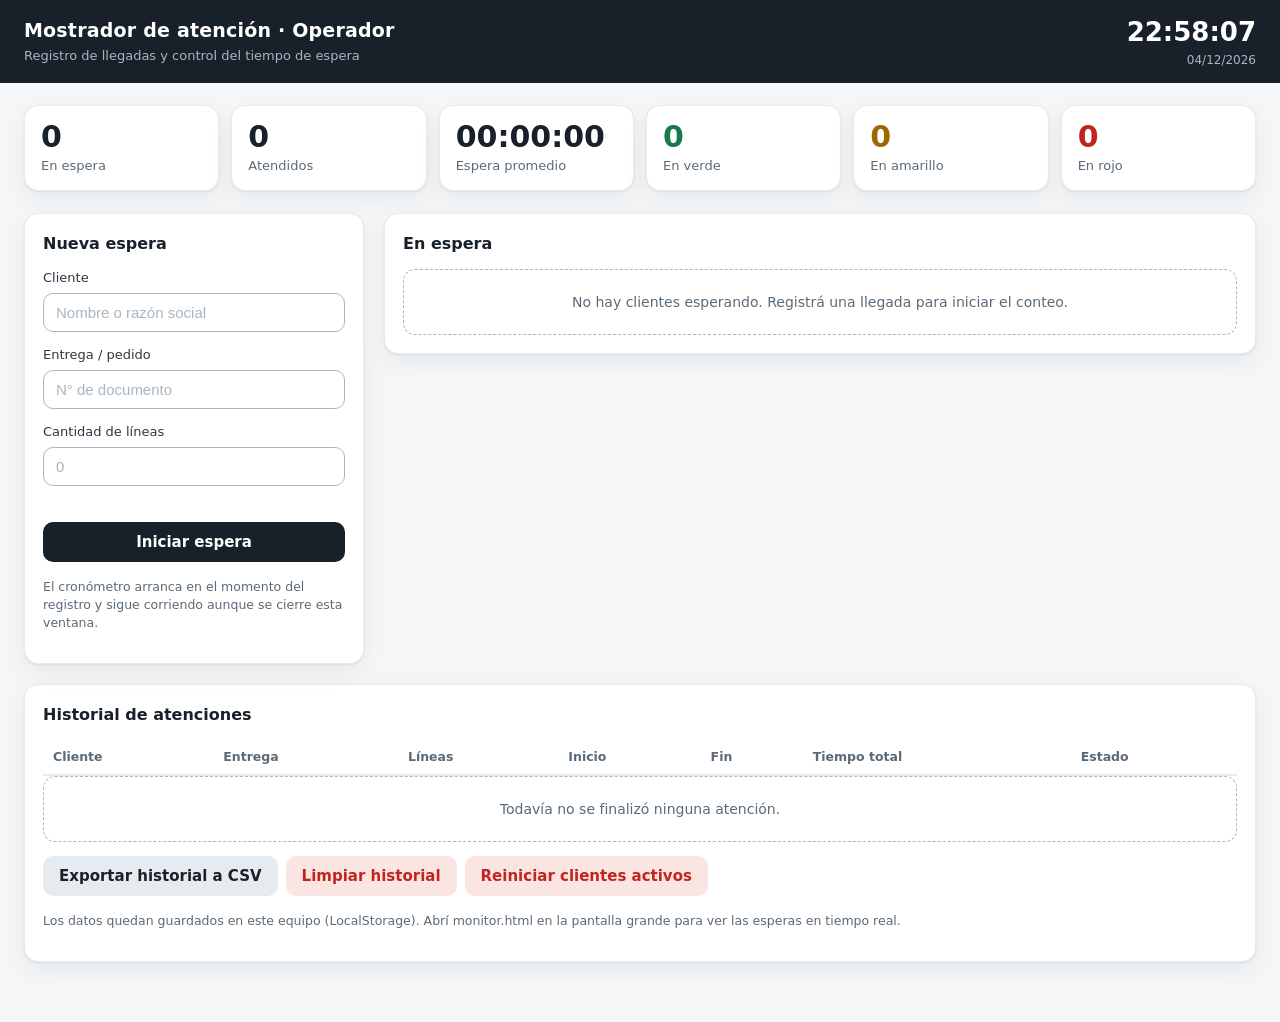
<file: operador.html>
<!DOCTYPE html>
<html lang="es-AR">
<head>
<meta charset="UTF-8">
<meta name="viewport" content="width=device-width, initial-scale=1">
<title>Mostrador · Operador</title>
<style>
/* ============================================================
   OPERADOR.HTML — Registro y gestión de esperas de mostrador
   Estilos embebidos. Sin dependencias externas.
   ============================================================ */

/* ---------- Tokens ---------- */
:root{
  --acero-900:#182029;
  --acero-700:#2b3742;
  --acero-500:#5a6a78;
  --acero-300:#a9b6c1;
  --acero-100:#e6ebef;
  --papel:#f4f6f8;
  --blanco:#ffffff;

  --verde:#18794e;
  --verde-suave:#e2f4ea;
  --amarillo:#9a6700;
  --amarillo-suave:#fdf3d7;
  --rojo:#c0261f;
  --rojo-suave:#fbe5e3;

  --radio:14px;
  --sombra:0 1px 2px rgba(24,32,41,.08), 0 8px 24px rgba(24,32,41,.06);
  --borde:1px solid var(--acero-100);
  --fuente:"Segoe UI", system-ui, -apple-system, Roboto, Arial, sans-serif;
}

*{box-sizing:border-box}
html,body{margin:0;padding:0}
body{
  font-family:var(--fuente);
  background:var(--papel);
  color:var(--acero-900);
  font-size:15px;
  line-height:1.45;
  -webkit-font-smoothing:antialiased;
}
button{font-family:inherit}
:focus-visible{outline:3px solid #2f6feb;outline-offset:2px}

/* ---------- Encabezado ---------- */
.barra{
  background:var(--acero-900);
  color:var(--blanco);
  padding:14px 24px;
  display:flex;
  align-items:center;
  justify-content:space-between;
  gap:16px;
  flex-wrap:wrap;
}
.barra h1{
  margin:0;
  font-size:19px;
  font-weight:600;
  letter-spacing:.2px;
}
.barra p{margin:2px 0 0;font-size:13px;color:var(--acero-300)}
.reloj{
  font-size:26px;
  font-weight:600;
  font-variant-numeric:tabular-nums;
}
.reloj span{display:block;font-size:12px;font-weight:400;color:var(--acero-300);text-align:right}

.contenedor{max-width:1280px;margin:0 auto;padding:22px 24px 60px}

/* ---------- KPI ---------- */
.kpis{
  display:grid;
  grid-template-columns:repeat(auto-fit,minmax(160px,1fr));
  gap:12px;
  margin-bottom:22px;
}
.kpi{
  background:var(--blanco);
  border:var(--borde);
  border-radius:var(--radio);
  padding:14px 16px;
  box-shadow:var(--sombra);
}
.kpi .valor{font-size:30px;font-weight:650;font-variant-numeric:tabular-nums;line-height:1.1}
.kpi .rotulo{font-size:13px;color:var(--acero-500);margin-top:4px}
.kpi.v .valor{color:var(--verde)}
.kpi.a .valor{color:var(--amarillo)}
.kpi.r .valor{color:var(--rojo)}

/* ---------- Grilla principal ---------- */
.columnas{
  display:grid;
  grid-template-columns:340px 1fr;
  gap:20px;
  align-items:start;
}
@media (max-width:900px){ .columnas{grid-template-columns:1fr} }

.panel{
  background:var(--blanco);
  border:var(--borde);
  border-radius:var(--radio);
  box-shadow:var(--sombra);
  padding:18px;
}
.panel h2{
  margin:0 0 14px;
  font-size:16px;
  font-weight:600;
}
.panel h2 small{
  font-weight:400;
  color:var(--acero-500);
  font-size:13px;
  margin-left:6px;
}

/* ---------- Formulario ---------- */
label{display:block;font-size:13px;color:var(--acero-700);margin:0 0 5px}
input[type=text],input[type=number]{
  width:100%;
  padding:10px 12px;
  border:1px solid var(--acero-300);
  border-radius:10px;
  font-size:15px;
  background:var(--blanco);
  color:var(--acero-900);
}
input::placeholder{color:var(--acero-300)}
.campo{margin-bottom:14px}
.error{color:var(--rojo);font-size:13px;min-height:18px;margin:-6px 0 10px}

.btn{
  border:none;
  border-radius:10px;
  padding:11px 16px;
  font-size:15px;
  font-weight:600;
  cursor:pointer;
  background:var(--acero-900);
  color:var(--blanco);
  transition:background .12s ease;
}
.btn:hover{background:var(--acero-700)}
.btn.ancho{width:100%}
.btn.chico{padding:7px 12px;font-size:13px;border-radius:8px}
.btn.claro{background:var(--acero-100);color:var(--acero-900)}
.btn.claro:hover{background:var(--acero-300)}
.btn.peligro{background:var(--rojo-suave);color:var(--rojo)}
.btn.peligro:hover{background:#f6cfcb}

/* ---------- Tarjetas activas ---------- */
.activas{display:grid;grid-template-columns:repeat(auto-fill,minmax(280px,1fr));gap:12px}
.tarjeta{
  border-radius:12px;
  padding:14px;
  border-left:7px solid;
  background:var(--blanco);
  border-top:var(--borde);
  border-right:var(--borde);
  border-bottom:var(--borde);
}
.tarjeta.verde{border-left-color:var(--verde);background:var(--verde-suave)}
.tarjeta.amarillo{border-left-color:var(--amarillo);background:var(--amarillo-suave)}
.tarjeta.rojo{border-left-color:var(--rojo);background:var(--rojo-suave)}
.tarjeta .cliente{font-size:17px;font-weight:650;word-break:break-word}
.tarjeta .meta{font-size:13px;color:var(--acero-700);margin-top:2px}
.tarjeta .crono{
  font-size:34px;
  font-weight:650;
  font-variant-numeric:tabular-nums;
  letter-spacing:.5px;
  margin:8px 0 10px;
}
.tarjeta.verde .crono{color:var(--verde)}
.tarjeta.amarillo .crono{color:var(--amarillo)}
.tarjeta.rojo .crono{color:var(--rojo)}
.acciones{display:flex;gap:8px}

/* ---------- Tabla historial ---------- */
.tabla-scroll{overflow-x:auto}
table{width:100%;border-collapse:collapse;font-size:14px}
th{
  text-align:left;
  font-weight:600;
  color:var(--acero-500);
  font-size:12.5px;
  padding:8px 10px;
  border-bottom:2px solid var(--acero-100);
  white-space:nowrap;
}
td{padding:9px 10px;border-bottom:1px solid var(--acero-100);white-space:nowrap}
td.duracion{font-variant-numeric:tabular-nums;font-weight:600}
tbody tr:hover{background:var(--papel)}
.pill{
  display:inline-block;
  padding:3px 10px;
  border-radius:999px;
  font-size:12.5px;
  font-weight:600;
}
.pill.verde{background:var(--verde-suave);color:var(--verde)}
.pill.amarillo{background:var(--amarillo-suave);color:var(--amarillo)}
.pill.rojo{background:var(--rojo-suave);color:var(--rojo)}

.vacio{
  color:var(--acero-500);
  font-size:14px;
  padding:22px;
  text-align:center;
  border:1px dashed var(--acero-300);
  border-radius:12px;
}
.pie-acciones{display:flex;gap:8px;flex-wrap:wrap;margin-top:14px}
.nota{font-size:12.5px;color:var(--acero-500);margin-top:16px}
</style>
</head>
<body>

<header class="barra">
  <div>
    <h1>Mostrador de atención · Operador</h1>
    <p>Registro de llegadas y control del tiempo de espera</p>
  </div>
  <div class="reloj" id="reloj">--:--:--<span id="fechaHoy"></span></div>
</header>

<main class="contenedor">

  <!-- ===== Indicadores ===== -->
  <section class="kpis" id="kpis">
    <div class="kpi"><div class="valor" id="kEspera">0</div><div class="rotulo">En espera</div></div>
    <div class="kpi"><div class="valor" id="kAtendidos">0</div><div class="rotulo">Atendidos</div></div>
    <div class="kpi"><div class="valor" id="kPromedio">00:00:00</div><div class="rotulo">Espera promedio</div></div>
    <div class="kpi v"><div class="valor" id="kVerde">0</div><div class="rotulo">En verde</div></div>
    <div class="kpi a"><div class="valor" id="kAmarillo">0</div><div class="rotulo">En amarillo</div></div>
    <div class="kpi r"><div class="valor" id="kRojo">0</div><div class="rotulo">En rojo</div></div>
  </section>

  <div class="columnas">

    <!-- ===== Alta de cliente ===== -->
    <section class="panel">
      <h2>Nueva espera</h2>
      <div class="campo">
        <label for="cliente">Cliente</label>
        <input type="text" id="cliente" autocomplete="off" placeholder="Nombre o razón social">
      </div>
      <div class="campo">
        <label for="entrega">Entrega / pedido</label>
        <input type="text" id="entrega" autocomplete="off" placeholder="N° de documento">
      </div>
      <div class="campo">
        <label for="lineas">Cantidad de líneas</label>
        <input type="number" id="lineas" min="1" step="1" placeholder="0">
      </div>
      <p class="error" id="error"></p>
      <button class="btn ancho" id="btnIniciar">Iniciar espera</button>
      <p class="nota">El cronómetro arranca en el momento del registro y sigue corriendo aunque se cierre esta ventana.</p>
    </section>

    <!-- ===== Clientes activos ===== -->
    <section class="panel">
      <h2>En espera <small id="rotuloActivos"></small></h2>
      <div class="activas" id="activas"></div>
      <div class="vacio" id="vacioActivas">No hay clientes esperando. Registrá una llegada para iniciar el conteo.</div>
    </section>

  </div>

  <!-- ===== Historial ===== -->
  <section class="panel" style="margin-top:20px">
    <h2>Historial de atenciones <small id="rotuloHistorial"></small></h2>
    <div class="tabla-scroll">
      <table>
        <thead>
          <tr>
            <th>Cliente</th><th>Entrega</th><th>Líneas</th>
            <th>Inicio</th><th>Fin</th><th>Tiempo total</th><th>Estado</th>
          </tr>
        </thead>
        <tbody id="cuerpoHistorial"></tbody>
      </table>
    </div>
    <div class="vacio" id="vacioHistorial">Todavía no se finalizó ninguna atención.</div>
    <div class="pie-acciones">
      <button class="btn claro" id="btnCsv">Exportar historial a CSV</button>
      <button class="btn peligro" id="btnLimpiarHist">Limpiar historial</button>
      <button class="btn peligro" id="btnReiniciarAct">Reiniciar clientes activos</button>
    </div>
    <p class="nota">Los datos quedan guardados en este equipo (LocalStorage). Abrí monitor.html en la pantalla grande para ver las esperas en tiempo real.</p>
  </section>

</main>

<script>
"use strict";
/* ============================================================
   MÓDULO 1 — Almacenamiento compartido con monitor.html
   ============================================================ */
var Datos = (function(){
  var K_ACTIVOS   = "mostrador.activos.v1";
  var K_HISTORIAL = "mostrador.historial.v1";
  var K_SENAL     = "mostrador.senal.v1"; // dispara el evento 'storage' en el monitor

  /** Lee un arreglo desde LocalStorage de forma segura. */
  function leer(clave){
    try{
      var crudo = localStorage.getItem(clave);
      var valor = crudo ? JSON.parse(crudo) : [];
      return Array.isArray(valor) ? valor : [];
    }catch(e){
      console.warn("No se pudo leer " + clave, e);
      return [];
    }
  }

  /** Escribe un arreglo y avisa a las demás ventanas. */
  function escribir(clave, valor){
    try{
      localStorage.setItem(clave, JSON.stringify(valor));
      localStorage.setItem(K_SENAL, String(Date.now()));
      return true;
    }catch(e){
      console.error("No se pudo guardar " + clave, e);
      alert("No se pudieron guardar los datos en este equipo. Verificá que el navegador permita almacenamiento local.");
      return false;
    }
  }

  return {
    activos:      function(){ return leer(K_ACTIVOS); },
    guardarActivos:   function(lista){ return escribir(K_ACTIVOS, lista); },
    historial:    function(){ return leer(K_HISTORIAL); },
    guardarHistorial: function(lista){ return escribir(K_HISTORIAL, lista); }
  };
})();

/* ============================================================
   MÓDULO 2 — Tiempo y semáforo SLA
   ============================================================ */
var Sla = (function(){
  var LIMITE_VERDE    = 10 * 60 * 1000; // 10 minutos
  var LIMITE_AMARILLO = 15 * 60 * 1000; // 15 minutos

  /** Devuelve "verde" | "amarillo" | "rojo" según los milisegundos transcurridos. */
  function estado(ms){
    if(ms >= LIMITE_AMARILLO) return "rojo";
    if(ms >= LIMITE_VERDE)    return "amarillo";
    return "verde";
  }

  /** Formatea milisegundos como HH:MM:SS. */
  function hhmmss(ms){
    if(!isFinite(ms) || ms < 0) ms = 0;
    var total = Math.floor(ms / 1000);
    var h = Math.floor(total / 3600);
    var m = Math.floor((total % 3600) / 60);
    var s = total % 60;
    return dos(h) + ":" + dos(m) + ":" + dos(s);
  }

  function dos(n){ return (n < 10 ? "0" : "") + n; }

  /** Hora local corta HH:MM:SS a partir de un timestamp. */
  function hora(ts){
    var d = new Date(ts);
    return dos(d.getHours()) + ":" + dos(d.getMinutes()) + ":" + dos(d.getSeconds());
  }

  /** Fecha y hora completas dd/mm/aaaa HH:MM:SS. */
  function fechaHora(ts){
    var d = new Date(ts);
    return dos(d.getDate()) + "/" + dos(d.getMonth() + 1) + "/" + d.getFullYear() + " " + hora(ts);
  }

  return { estado:estado, hhmmss:hhmmss, hora:hora, fechaHora:fechaHora, dos:dos };
})();

/* ============================================================
   MÓDULO 3 — Utilidades
   ============================================================ */
function idUnico(){
  return "c" + Date.now().toString(36) + Math.random().toString(36).slice(2, 8);
}

/** Evita inyección de HTML al mostrar texto ingresado por el operador. */
function texto(valor){
  return String(valor == null ? "" : valor)
    .replace(/&/g,"&amp;").replace(/</g,"&lt;").replace(/>/g,"&gt;").replace(/"/g,"&quot;");
}

function $(id){ return document.getElementById(id); }

/* ============================================================
   MÓDULO 4 — Alta de clientes
   ============================================================ */
function iniciarEspera(){
  var cliente = $("cliente").value.trim();
  var entrega = $("entrega").value.trim();
  var lineas  = $("lineas").value.trim();
  var err     = $("error");

  if(!cliente){ err.textContent = "Ingresá el nombre del cliente."; $("cliente").focus(); return; }
  if(!entrega){ err.textContent = "Ingresá el número de entrega o pedido."; $("entrega").focus(); return; }
  if(!lineas || Number(lineas) <= 0){ err.textContent = "Ingresá una cantidad de líneas mayor a cero."; $("lineas").focus(); return; }
  err.textContent = "";

  var lista = Datos.activos();
  lista.push({
    id: idUnico(),
    cliente: cliente,
    entrega: entrega,
    lineas: Number(lineas),
    inicio: Date.now()
  });
  Datos.guardarActivos(lista);

  $("cliente").value = "";
  $("entrega").value = "";
  $("lineas").value  = "";
  $("cliente").focus();

  pintar();
}

/* ============================================================
   MÓDULO 5 — Finalizar y eliminar
   ============================================================ */
function finalizarEspera(id){
  var activos = Datos.activos();
  var i = buscarIndice(activos, id);
  if(i === -1) return;

  var reg = activos[i];
  var fin = Date.now();
  var total = fin - reg.inicio;

  activos.splice(i, 1);
  Datos.guardarActivos(activos);

  var historial = Datos.historial();
  historial.unshift({
    id: reg.id,
    cliente: reg.cliente,
    entrega: reg.entrega,
    lineas: reg.lineas,
    inicio: reg.inicio,
    fin: fin,
    duracion: total,
    estado: Sla.estado(total)
  });
  Datos.guardarHistorial(historial);

  pintar();
}

function eliminarEspera(id){
  var activos = Datos.activos();
  var i = buscarIndice(activos, id);
  if(i === -1) return;
  if(!confirm('¿Eliminar el registro de "' + activos[i].cliente + '"? No se guarda en el historial.')) return;
  activos.splice(i, 1);
  Datos.guardarActivos(activos);
  pintar();
}

function buscarIndice(lista, id){
  for(var i = 0; i < lista.length; i++){ if(lista[i].id === id) return i; }
  return -1;
}

/* ============================================================
   MÓDULO 6 — Render
   ============================================================ */

/** Ordena los activos por criticidad y antigüedad (el más urgente primero). */
function ordenarActivos(lista){
  var peso = { rojo:0, amarillo:1, verde:2 };
  var ahora = Date.now();
  return lista.slice().sort(function(a, b){
    var ea = peso[Sla.estado(ahora - a.inicio)];
    var eb = peso[Sla.estado(ahora - b.inicio)];
    if(ea !== eb) return ea - eb;
    return a.inicio - b.inicio;
  });
}

function pintarActivos(){
  var lista = ordenarActivos(Datos.activos());
  var cont = $("activas");
  var ahora = Date.now();
  var html = "";

  for(var i = 0; i < lista.length; i++){
    var c = lista[i];
    var ms = ahora - c.inicio;
    var est = Sla.estado(ms);
    html +=
      '<article class="tarjeta ' + est + '">' +
        '<div class="cliente">' + texto(c.cliente) + '</div>' +
        '<div class="meta">Entrega ' + texto(c.entrega) + ' · ' + c.lineas + ' líneas · desde ' + Sla.hora(c.inicio) + '</div>' +
        '<div class="crono" data-inicio="' + c.inicio + '">' + Sla.hhmmss(ms) + '</div>' +
        '<div class="acciones">' +
          '<button class="btn chico" data-finalizar="' + c.id + '">Finalizar atención</button>' +
          '<button class="btn chico claro" data-eliminar="' + c.id + '">Eliminar</button>' +
        '</div>' +
      '</article>';
  }

  cont.innerHTML = html;
  $("vacioActivas").style.display = lista.length ? "none" : "block";
  $("rotuloActivos").textContent = lista.length ? "(" + lista.length + ")" : "";
}

function pintarHistorial(){
  var lista = Datos.historial();
  var filas = "";

  for(var i = 0; i < lista.length; i++){
    var h = lista[i];
    filas +=
      "<tr>" +
        "<td>" + texto(h.cliente) + "</td>" +
        "<td>" + texto(h.entrega) + "</td>" +
        "<td>" + h.lineas + "</td>" +
        "<td>" + Sla.fechaHora(h.inicio) + "</td>" +
        "<td>" + Sla.fechaHora(h.fin) + "</td>" +
        '<td class="duracion">' + Sla.hhmmss(h.duracion) + "</td>" +
        '<td><span class="pill ' + h.estado + '">' + etiquetaEstado(h.estado) + "</span></td>" +
      "</tr>";
  }

  $("cuerpoHistorial").innerHTML = filas;
  $("vacioHistorial").style.display = lista.length ? "none" : "block";
  $("rotuloHistorial").textContent = lista.length ? "(" + lista.length + ")" : "";
}

function etiquetaEstado(est){
  return est.charAt(0).toUpperCase() + est.slice(1);
}

function pintarKpis(){
  var activos = Datos.activos();
  var historial = Datos.historial();
  var ahora = Date.now();
  var v = 0, a = 0, r = 0;

  for(var i = 0; i < activos.length; i++){
    var est = Sla.estado(ahora - activos[i].inicio);
    if(est === "verde") v++; else if(est === "amarillo") a++; else r++;
  }

  var suma = 0;
  for(var j = 0; j < historial.length; j++){ suma += historial[j].duracion; }
  var promedio = historial.length ? suma / historial.length : 0;

  $("kEspera").textContent   = activos.length;
  $("kAtendidos").textContent = historial.length;
  $("kPromedio").textContent = Sla.hhmmss(promedio);
  $("kVerde").textContent    = v;
  $("kAmarillo").textContent = a;
  $("kRojo").textContent     = r;
}

/** Redibuja todo (se usa tras cada cambio de datos). */
function pintar(){
  pintarActivos();
  pintarHistorial();
  pintarKpis();
}

/* ============================================================
   MÓDULO 7 — Latido de un segundo
   Actualiza cronómetros y colores sin reconstruir el DOM completo.
   ============================================================ */
function latido(){
  var ahora = Date.now();

  // Reloj del encabezado
  $("reloj").firstChild.nodeValue = Sla.hora(ahora);

  // Cronómetros y color de cada tarjeta
  var cronos = document.querySelectorAll(".crono");
  var recalcular = false;

  for(var i = 0; i < cronos.length; i++){
    var inicio = Number(cronos[i].getAttribute("data-inicio"));
    var ms = ahora - inicio;
    cronos[i].textContent = Sla.hhmmss(ms);

    var tarjeta = cronos[i].parentNode;
    var nuevo = Sla.estado(ms);
    if(!tarjeta.classList.contains(nuevo)){
      tarjeta.classList.remove("verde","amarillo","rojo");
      tarjeta.classList.add(nuevo);
      recalcular = true; // cambió el semáforo: reordenar y recontar
    }
  }

  if(recalcular){ pintarActivos(); pintarKpis(); }
  else{ pintarKpis(); }
}

/* ============================================================
   MÓDULO 8 — Exportación y limpieza
   ============================================================ */
function exportarCsv(){
  var lista = Datos.historial();
  if(!lista.length){ alert("El historial está vacío: no hay nada para exportar."); return; }

  var sep = ";"; // separador habitual en Excel configurado en español
  var filas = [["Cliente","Entrega","Lineas","Inicio","Fin","Tiempo total","Estado"].join(sep)];

  for(var i = 0; i < lista.length; i++){
    var h = lista[i];
    filas.push([
      csv(h.cliente), csv(h.entrega), h.lineas,
      Sla.fechaHora(h.inicio), Sla.fechaHora(h.fin),
      Sla.hhmmss(h.duracion), etiquetaEstado(h.estado)
    ].join(sep));
  }

  // BOM para que Excel respete los acentos
  var blob = new Blob(["\uFEFF" + filas.join("\r\n")], {type:"text/csv;charset=utf-8;"});
  var url = URL.createObjectURL(blob);
  var a = document.createElement("a");
  var d = new Date();
  a.href = url;
  a.download = "historial_mostrador_" + d.getFullYear() + Sla.dos(d.getMonth()+1) + Sla.dos(d.getDate()) + ".csv";
  document.body.appendChild(a);
  a.click();
  document.body.removeChild(a);
  URL.revokeObjectURL(url);
}

/** Escapa comillas y separadores dentro de un campo CSV. */
function csv(valor){
  var s = String(valor == null ? "" : valor).replace(/"/g,'""');
  return '"' + s + '"';
}

function limpiarHistorial(){
  var cantidad = Datos.historial().length;
  if(!cantidad){ alert("El historial ya está vacío."); return; }
  if(!confirm("Se van a borrar " + cantidad + " atenciones del historial. Esta acción no se puede deshacer.\n\n¿Continuar?")) return;
  Datos.guardarHistorial([]);
  pintar();
}

function reiniciarActivos(){
  var cantidad = Datos.activos().length;
  if(!cantidad){ alert("No hay clientes en espera."); return; }
  if(!confirm("Se van a quitar " + cantidad + " clientes en espera sin pasarlos al historial.\n\n¿Continuar?")) return;
  Datos.guardarActivos([]);
  pintar();
}

/* ============================================================
   MÓDULO 9 — Arranque y eventos
   ============================================================ */
(function iniciar(){
  // Fecha del encabezado
  var hoy = new Date();
  $("fechaHoy").textContent = Sla.dos(hoy.getDate()) + "/" + Sla.dos(hoy.getMonth()+1) + "/" + hoy.getFullYear();

  // Alta
  $("btnIniciar").addEventListener("click", iniciarEspera);
  ["cliente","entrega","lineas"].forEach(function(campo){
    $(campo).addEventListener("keydown", function(ev){
      if(ev.key === "Enter") iniciarEspera();
    });
  });

  // Delegación de eventos sobre las tarjetas activas
  $("activas").addEventListener("click", function(ev){
    var btn = ev.target.closest("button");
    if(!btn) return;
    if(btn.hasAttribute("data-finalizar")) finalizarEspera(btn.getAttribute("data-finalizar"));
    if(btn.hasAttribute("data-eliminar"))  eliminarEspera(btn.getAttribute("data-eliminar"));
  });

  // Acciones del historial
  $("btnCsv").addEventListener("click", exportarCsv);
  $("btnLimpiarHist").addEventListener("click", limpiarHistorial);
  $("btnReiniciarAct").addEventListener("click", reiniciarActivos);

  // Si otra ventana modifica los datos, refrescar
  window.addEventListener("storage", function(){ pintar(); });

  pintar();
  setInterval(latido, 1000);
})();
</script>
</body>
</html>
</file>
<file: nilpicks/styles.css>
/* =========================================================================
   styles.css — Gestión de Nil Picks y Repicking (SAP EWM)
   Paleta corporativa anclada en el azul #0057B8 pedido por el cliente.
   ========================================================================= */

:root {
  --azul: #0057B8;
  --azul-oscuro: #003C80;
  --azul-claro: #E6EFF9;
  --navy: #0B2545;
  --navy-suave: #16355C;

  --fondo: #EEF2F7;
  --superficie: #FFFFFF;
  --borde: #D5DFEA;
  --borde-fuerte: #B9C8D9;

  --texto: #16212E;
  --texto-suave: #5D6B7E;

  /* Colores de las tres clasificaciones. Validados para daltonismo:
     el peor par da ΔE 13,3 en deuteranopía. El verde de antes para
     Repicking daba 5,7 contra el ámbar de Nil Pick, indistinguibles. */
  --nil: #B26A00;          /* Nil Pick            */
  --nil-fondo: #FDF1DE;
  --repick: #0057B8;       /* Repicking           */
  --repick-fondo: #E6EFF9;
  --parcial: #8C1D6E;      /* Diferencia parcial  */
  --parcial-fondo: #FBE9F4;

  /* Verde: ahora es solo un estado (cerrado, archivo cargado), no una
     clasificación. Antes significaba las dos cosas. */
  --ok: #1F7A4C;
  --ok-fondo: #E4F3EB;
  --alerta: #B3261E;
  --alerta-fondo: #FBE9E7;

  --radio: 6px;
  --sombra: 0 1px 2px rgba(11, 37, 69, .10), 0 4px 12px rgba(11, 37, 69, .06);
  --nav-ancho: 232px;
}

* { box-sizing: border-box; }

html, body {
  margin: 0;
  padding: 0;
  height: 100%;
}

body {
  font-family: "Segoe UI", Roboto, -apple-system, "Helvetica Neue", Arial, sans-serif;
  background: var(--fondo);
  color: var(--texto);
  font-size: 14px;
  line-height: 1.45;
}

h1, h2, h3 { margin: 0; font-weight: 600; letter-spacing: -.01em; }

a { color: var(--azul); }

:focus-visible {
  outline: 2px solid var(--azul);
  outline-offset: 2px;
}

/* =========================== Barra de marca =========================== */

.marca {
  background: var(--superficie);
  border-bottom: 1px solid var(--borde);
  padding: 10px 24px;
  display: flex;
  align-items: center;
  justify-content: space-between;
  gap: 20px;
  flex-wrap: wrap;
}

.marca__izq, .marca__der { display: flex; align-items: center; gap: 16px; }

.marca__logo { display: block; width: auto; }
.marca__logo--ceva { height: 30px; }
.marca__logo--inv { height: 34px; }

.marca__linea { width: 1px; height: 26px; background: var(--borde); }

.site { display: flex; align-items: center; gap: 8px; }
.site select { width: auto; min-width: 150px; }

.site__marca { display: flex; flex-direction: column; align-items: flex-end; gap: 2px; }
.site__logo img { height: 26px; width: auto; display: block; }
.site__texto { font-weight: 600; font-size: 14px; }
.site__detalle { font-size: 11.5px; color: var(--texto-suave); }

/* ============================ Estructura ============================== */

.app {
  display: grid;
  grid-template-columns: var(--nav-ancho) 1fr;
  min-height: 100vh;
}

/* La barra de marca queda arriba de todo, el nav y la barra pegan abajo */
.nav, .barra { top: 0; }

/* --------------------------- Navegación ------------------------------- */

.nav {
  background: var(--navy);
  color: #DCE6F2;
  display: flex;
  flex-direction: column;
  position: sticky;
  top: 0;
  height: 100vh;
}

.nav__marca {
  padding: 20px 18px 18px;
  border-bottom: 1px solid rgba(255, 255, 255, .12);
}

.nav__titulo {
  font-size: 15px;
  color: #FFFFFF;
  line-height: 1.25;
}

.nav__bajada {
  font-size: 11.5px;
  color: #8FA6C4;
  margin-top: 4px;
}

.nav__menu {
  padding: 12px 10px;
  display: flex;
  flex-direction: column;
  gap: 2px;
}

.nav__item {
  display: flex;
  align-items: center;
  gap: 10px;
  padding: 10px 12px;
  border: 0;
  border-radius: var(--radio);
  background: transparent;
  color: #C8D7EA;
  font: inherit;
  text-align: left;
  cursor: pointer;
}

.nav__item:hover { background: var(--navy-suave); color: #FFFFFF; }

.nav__item[aria-current="true"] {
  background: var(--azul);
  color: #FFFFFF;
  font-weight: 600;
}

.nav__icono { width: 18px; height: 18px; flex: none; }

.nav__pie {
  margin-top: auto;
  padding: 14px 18px 18px;
  border-top: 1px solid rgba(255, 255, 255, .12);
  font-size: 11.5px;
  color: #8FA6C4;
}

.nav__contador { color: #FFFFFF; font-weight: 600; }

/* ------------------------------ Main ---------------------------------- */

.main { min-width: 0; }

.barra {
  background: var(--superficie);
  border-bottom: 1px solid var(--borde);
  padding: 16px 26px;
  display: flex;
  align-items: center;
  justify-content: space-between;
  gap: 16px;
  position: sticky;
  top: 0;
  z-index: 20;
}

.barra__titulo { font-size: 18px; }
.barra__sub { color: var(--texto-suave); font-size: 12.5px; margin-top: 2px; }
.barra__acciones { display: flex; gap: 8px; flex-wrap: wrap; }

.vista { padding: 22px 26px 48px; display: none; }
.vista.is-activa { display: block; }

.seccion { margin-bottom: 26px; }
.seccion__titulo { font-size: 14px; margin-bottom: 10px; }

/* ------------------------------ Panel --------------------------------- */

.panel {
  background: var(--superficie);
  border: 1px solid var(--borde);
  border-radius: var(--radio);
  box-shadow: var(--sombra);
}

.panel__cabecera {
  padding: 14px 18px;
  border-bottom: 1px solid var(--borde);
  display: flex;
  align-items: center;
  justify-content: space-between;
  gap: 12px;
  flex-wrap: wrap;
}

.panel__cuerpo { padding: 18px; }

/* ----------------------------- Botones -------------------------------- */

.btn {
  font: inherit;
  font-weight: 600;
  font-size: 13px;
  border-radius: var(--radio);
  border: 1px solid var(--borde-fuerte);
  background: var(--superficie);
  color: var(--texto);
  padding: 8px 14px;
  cursor: pointer;
  display: inline-flex;
  align-items: center;
  gap: 7px;
}

.btn:hover { background: #F5F8FC; }
.btn:disabled { opacity: .5; cursor: not-allowed; }

.btn--primario {
  background: var(--azul);
  border-color: var(--azul);
  color: #FFFFFF;
}
.btn--primario:hover { background: var(--azul-oscuro); }

.btn--peligro { color: var(--alerta); border-color: #E3BCB8; }
.btn--peligro:hover { background: var(--alerta-fondo); }

.btn--chico { padding: 5px 10px; font-size: 12px; }

/* ------------------------- Campos de formulario ------------------------ */

.campo { display: flex; flex-direction: column; gap: 5px; }

.campo__etiqueta { font-size: 12px; color: var(--texto-suave); font-weight: 600; }

.campo input,
.campo select,
.campo textarea,
.buscador input {
  font: inherit;
  font-size: 13px;
  padding: 7px 10px;
  border: 1px solid var(--borde-fuerte);
  border-radius: var(--radio);
  background: var(--superficie);
  color: var(--texto);
  width: 100%;
}

.campo textarea { resize: vertical; min-height: 62px; }

/* ------------------------------ Importar ------------------------------ */

.carga { display: grid; grid-template-columns: 1fr 1fr; gap: 16px; }

.soltar {
  border: 1.5px dashed var(--borde-fuerte);
  border-radius: var(--radio);
  background: #F8FAFD;
  padding: 22px;
  text-align: center;
  cursor: pointer;
}

.soltar:hover, .soltar.is-encima { border-color: var(--azul); background: var(--azul-claro); }

.soltar.is-cargado { border-style: solid; border-color: var(--ok); background: var(--ok-fondo); }

.soltar__nombre { font-weight: 600; margin-top: 8px; word-break: break-all; }
.soltar__ayuda { color: var(--texto-suave); font-size: 12.5px; margin-top: 4px; }
.soltar input[type="file"] { display: none; }

.resumen { display: grid; grid-template-columns: repeat(auto-fit, minmax(130px, 1fr)); gap: 12px; }

.resumen__dato {
  border: 1px solid var(--borde);
  border-radius: var(--radio);
  padding: 12px 14px;
  background: #F8FAFD;
}

.resumen__valor { font-size: 22px; font-weight: 600; font-variant-numeric: tabular-nums; }
.resumen__clave { font-size: 12px; color: var(--texto-suave); }

.reglas { margin: 0; padding-left: 18px; color: var(--texto-suave); font-size: 13px; }
.reglas li { margin-bottom: 5px; }
.reglas code { background: var(--azul-claro); color: var(--azul-oscuro); padding: 1px 5px; border-radius: 4px; }

/* ------------------------------- KPIs --------------------------------- */

.kpis {
  display: grid;
  grid-template-columns: repeat(auto-fit, minmax(190px, 1fr));
  gap: 14px;
}

.kpi {
  background: var(--superficie);
  border: 1px solid var(--borde);
  border-left: 3px solid var(--azul);
  border-radius: var(--radio);
  padding: 14px 16px;
  box-shadow: var(--sombra);
  display: flex;
  align-items: flex-start;
  gap: 12px;
}

.kpi--nil { border-left-color: var(--nil); }
.kpi--repick { border-left-color: var(--repick); }
.kpi--alerta { border-left-color: var(--alerta); }
.kpi--parcial { border-left-color: var(--parcial); }

.kpi__icono {
  width: 34px; height: 34px; flex: none;
  border-radius: var(--radio);
  background: var(--azul-claro);
  color: var(--azul);
  display: grid;
  place-items: center;
}
.kpi--nil .kpi__icono { background: var(--nil-fondo); color: var(--nil); }
.kpi--repick .kpi__icono { background: var(--repick-fondo); color: var(--repick); }
.kpi--parcial .kpi__icono { background: var(--parcial-fondo); color: var(--parcial); }
.kpi--alerta .kpi__icono { background: var(--alerta-fondo); color: var(--alerta); }
.kpi--parcial .kpi__icono { background: var(--parcial-fondo); color: var(--parcial); }

.kpi__valor { font-size: 26px; font-weight: 600; font-variant-numeric: tabular-nums; line-height: 1.1; }
.kpi__clave { font-size: 12.5px; color: var(--texto-suave); }
.kpi__pie { font-size: 11.5px; color: var(--texto-suave); margin-top: 3px; opacity: .85; }

.bloque { margin-bottom: 20px; }
.bloque__titulo {
  font-size: 12px;
  text-transform: uppercase;
  letter-spacing: .06em;
  color: var(--texto-suave);
  margin: 0 0 10px;
}

.delta { display: block; font-size: 11.5px; margin-top: 3px; color: var(--texto-suave); }
.delta--sube { color: var(--alerta); }
.delta--baja { color: var(--ok); }

/* ----------------------------- Gráficos ------------------------------- */

.grafico__lienzo { position: relative; height: 240px; }
.grafico__lienzo--alto { height: 300px; }

/* ------------------------------ Filtros -------------------------------- */

.campo--ancho { grid-column: span 2; }

.chips { display: flex; flex-wrap: wrap; gap: 6px; }

.chip {
  font: inherit;
  font-size: 12.5px;
  padding: 5px 11px;
  border-radius: 999px;
  border: 1px solid var(--borde-fuerte);
  background: var(--superficie);
  color: var(--texto-suave);
  cursor: pointer;
}

.chip:hover { border-color: var(--azul); color: var(--azul); }

.chip.is-activo {
  background: var(--azul);
  border-color: var(--azul);
  color: #FFFFFF;
  font-weight: 600;
}


.filtros {
  display: grid;
  grid-template-columns: repeat(auto-fit, minmax(160px, 1fr));
  gap: 12px;
}

.buscador { position: relative; min-width: 250px; }
.buscador input { padding-left: 32px; }
.buscador svg {
  position: absolute; left: 9px; top: 50%; transform: translateY(-50%);
  width: 15px; height: 15px; color: var(--texto-suave);
}

/* ------------------------------- Tabla -------------------------------- */

.tabla-scroll { overflow-x: auto; }

.tabla { width: 100%; border-collapse: collapse; font-size: 13px; }

.tabla th {
  text-align: left;
  font-size: 11.5px;
  font-weight: 600;
  color: var(--texto-suave);
  background: #F5F8FC;
  padding: 9px 12px;
  border-bottom: 1px solid var(--borde);
  white-space: nowrap;
  position: sticky;
  top: 0;
}

.tabla th[data-orden] { cursor: pointer; user-select: none; }
.tabla th[data-orden]:hover { color: var(--azul); }

.tabla td {
  padding: 9px 12px;
  border-bottom: 1px solid #EBF0F6;
  vertical-align: middle;
  white-space: nowrap;
}

.tabla tbody tr:hover { background: #F7FAFD; }

.tabla .num { text-align: right; font-variant-numeric: tabular-nums; }
.tabla .desc { white-space: normal; min-width: 200px; max-width: 320px; }

.vacio { padding: 44px 18px; text-align: center; color: var(--texto-suave); }
.vacio strong { display: block; color: var(--texto); margin-bottom: 4px; }

.paginado {
  display: flex;
  align-items: center;
  justify-content: space-between;
  gap: 12px;
  padding: 12px 18px;
  border-top: 1px solid var(--borde);
  font-size: 12.5px;
  color: var(--texto-suave);
  flex-wrap: wrap;
}

/* ------------------------------ Etiquetas ------------------------------ */

.tag {
  display: inline-block;
  font-size: 11.5px;
  font-weight: 600;
  padding: 2px 8px;
  border-radius: 999px;
  border: 1px solid transparent;
  white-space: nowrap;
}

.tag--nil { background: var(--nil-fondo); color: var(--nil); border-color: #EBCF9E; }
.tag--repick { background: var(--repick-fondo); color: var(--repick); border-color: #BBD4EE; }
.tag--estado { background: #EDF1F6; color: var(--texto-suave); border-color: var(--borde); }
.tag--azul { background: var(--azul-claro); color: var(--azul-oscuro); border-color: #BBD4EE; }
.tag--ok { background: var(--ok-fondo); color: var(--ok); border-color: #A8D6BD; }
/* Estado intermedio: ni gris de pendiente ni verde de cerrado */
.tag--progreso { background: #EDF2F7; color: #44546A; border-color: #C9D5E3; }
.tag--alerta { background: var(--alerta-fondo); color: var(--alerta); border-color: #E3BCB8; }
.tag--parcial { background: var(--parcial-fondo); color: var(--parcial); border-color: #EDC2DD; }

/* ------------------------------- Modal --------------------------------- */

.modal {
  position: fixed;
  inset: 0;
  background: rgba(11, 37, 69, .45);
  display: none;
  align-items: flex-start;
  justify-content: center;
  padding: 28px 16px;
  overflow-y: auto;
  z-index: 60;
}

.modal.is-abierto { display: flex; }

.modal__caja {
  background: var(--superficie);
  border-radius: 8px;
  width: min(860px, 100%);
  box-shadow: 0 18px 48px rgba(11, 37, 69, .30);
}

.modal__cabecera {
  padding: 16px 20px;
  border-bottom: 1px solid var(--borde);
  display: flex;
  align-items: flex-start;
  justify-content: space-between;
  gap: 14px;
}

.modal__cuerpo { padding: 20px; }
.modal__pie {
  padding: 14px 20px;
  border-top: 1px solid var(--borde);
  display: flex;
  justify-content: flex-end;
  gap: 8px;
}

.modal__cerrar {
  border: 0; background: transparent; cursor: pointer;
  font-size: 22px; line-height: 1; color: var(--texto-suave); padding: 2px 6px;
}

.ficha { display: grid; grid-template-columns: repeat(auto-fit, minmax(150px, 1fr)); gap: 14px; margin-bottom: 20px; }
.ficha__clave { font-size: 11.5px; color: var(--texto-suave); }
.ficha__valor { font-weight: 600; word-break: break-word; }

.paso {
  border: 1px solid var(--borde);
  border-radius: var(--radio);
  padding: 14px 16px;
  margin-bottom: 12px;
}

.paso[data-activo="si"] { border-color: var(--azul); background: #F7FAFE; }
.paso[data-activo="no"] { opacity: .62; }

.paso__titulo { font-size: 13px; font-weight: 600; margin-bottom: 10px; display: flex; justify-content: space-between; gap: 10px; }
.paso__grilla { display: grid; grid-template-columns: repeat(auto-fit, minmax(160px, 1fr)); gap: 12px; margin-bottom: 12px; }

.historial { list-style: none; margin: 0; padding: 0; font-size: 12.5px; color: var(--texto-suave); }
.historial li { padding: 5px 0; border-bottom: 1px dashed var(--borde); }
.historial li:last-child { border-bottom: 0; }

/* ------------------------------- Avisos -------------------------------- */

.avisos {
  position: fixed;
  right: 20px;
  bottom: 20px;
  display: flex;
  flex-direction: column;
  gap: 8px;
  z-index: 80;
}

.aviso {
  background: var(--navy);
  color: #FFFFFF;
  padding: 11px 16px;
  border-radius: var(--radio);
  box-shadow: 0 8px 24px rgba(11, 37, 69, .28);
  font-size: 13px;
  max-width: 340px;
}

.aviso--ok { background: var(--ok); }
.aviso--error { background: var(--alerta); }

/* ------------------------------ Responsive ----------------------------- */

@media (max-width: 900px) {
  .campo--ancho { grid-column: span 1; }
  .marca { padding: 10px 16px; }
  .marca__der { width: 100%; justify-content: space-between; }
  .app { grid-template-columns: 1fr; }
  .nav { position: static; height: auto; }
  .nav__menu { flex-direction: row; overflow-x: auto; }
  .nav__pie { display: none; }
  .carga { grid-template-columns: 1fr; }
  .vista { padding: 16px; }
  .barra { padding: 14px 16px; }
}

@media (prefers-reduced-motion: reduce) {
  * { animation: none !important; transition: none !important; }
}

}

/* ===================== Agregados de esta versión ====================== */

/* Pastilla con el pendiente de conteo, en el menú */
.nav__pastilla {
  margin-left: auto;
  background: var(--azul);
  color: #FFFFFF;
  font-size: 11px;
  font-weight: 600;
  min-width: 20px;
  padding: 1px 6px;
  border-radius: 999px;
  text-align: center;
}
.nav__item[aria-current="true"] .nav__pastilla { background: rgba(255, 255, 255, .25); }

/* Zona de carga: ahora el picking va solo y a lo ancho */
.soltar--solo { display: block; }
.soltar--chico { padding: 14px; margin-top: 10px; }

.opcional { margin-top: 16px; }
.opcional summary { cursor: pointer; font-size: 13px; font-weight: 600; color: var(--azul); }
.opcional > p { margin: 8px 0 0; }

.acciones-carga { margin-top: 18px; display: flex; gap: 10px; flex-wrap: wrap; align-items: center; }

/* Texto chico debajo de un dato, dentro de una celda o de una lista */
.menudo { font-size: 11px; color: var(--texto-suave); margin-top: 2px; white-space: normal; }

.lista { list-style: none; margin: 0; padding: 0; font-size: 13px; }
.lista li { padding: 8px 0; border-bottom: 1px dashed var(--borde); }
.lista li:last-child { border-bottom: 0; }

.paso__acciones { display: flex; gap: 10px; flex-wrap: wrap; align-items: center; }

/* Diferencia distinta de cero: se tiene que ver */
.dif { color: var(--alerta); font-weight: 600; }

/* El mes que estás mirando, resaltado en la tabla */
.is-foco > td { background: var(--azul-claro); }

.kpi__pie .delta { margin-top: 2px; }

/* ====================== Selección y cierre en bloque =================== */

.masiva {
  display: flex;
  gap: 10px;
  align-items: center;
  flex-wrap: wrap;
  padding: 10px 18px;
  background: var(--azul-claro);
  border-bottom: 1px solid var(--borde);
  font-size: 13px;
  font-weight: 600;
  color: var(--azul-oscuro);
}

.tabla .chk { width: 34px; }
.tabla .chk input { cursor: pointer; }

/* ========================== Dónde se concentra ======================== */

.rankings {
  display: grid;
  grid-template-columns: repeat(auto-fit, minmax(340px, 1fr));
  gap: 22px;
}

.rank__titulo {
  font-size: 13px;
  font-weight: 600;
  margin-bottom: 8px;
  display: flex;
  justify-content: space-between;
  align-items: baseline;
  gap: 10px;
  flex-wrap: wrap;
}

.rank__sub { font-size: 11.5px; font-weight: 400; color: var(--texto-suave); }

.rank__vacio {
  padding: 18px 0;
  color: var(--texto-suave);
  font-size: 12.5px;
}

.tabla--rank th { position: static; }
.tabla--rank td { padding: 6px 10px; }
.tabla--rank .num { width: 58px; }

/* La barra va de fondo de la celda, detrás del nombre */
.rank__celda { position: relative; max-width: 220px; white-space: normal; }

.rank__barra {
  position: absolute;
  left: 0;
  top: 3px;
  bottom: 3px;
  background: var(--azul-claro);
  border-radius: 3px;
  z-index: 0;
}

.rank__texto { position: relative; z-index: 1; font-weight: 600; }
.rank__celda .menudo { position: relative; z-index: 1; }

.rank__resto td { color: var(--texto-suave); font-style: italic; }

/* Leyenda compartida por los cuatro rankings */
.leyenda { display: flex; gap: 16px; flex-wrap: wrap; align-items: center; font-size: 12.5px; color: var(--texto-suave); }
.leyenda__item { display: inline-flex; align-items: center; gap: 6px; }
.leyenda__marca { width: 11px; height: 11px; border-radius: 3px; flex: none; }

.rank__lienzo { position: relative; }

/* ============================== Impresión ============================= */

@media print {
  .nav, .marca__der, .barra__acciones, .paginado, .avisos,
  .panel__cabecera, .seccion .resumen, .reglas, .modal { display: none !important; }

  .masiva, .tabla .chk { display: none !important; }
  .rankings { grid-template-columns: 1fr 1fr; }
  .rank__barra { display: none; }

  body { background: #FFFFFF; font-size: 11pt; }
  .app { display: block; }
  .vista { padding: 0; }
  .panel { border: 0; box-shadow: none; }
  .tabla-scroll { overflow: visible; }

  /* En papel, la planilla va sin lo que no se puede anotar a mano */
  #tablaCiclicos td:nth-child(4), #tablaCiclicos th:nth-child(4),
  #tablaCiclicos td:nth-child(7), #tablaCiclicos th:nth-child(7),
  #tablaCiclicos td:nth-child(11), #tablaCiclicos th:nth-child(11) { display: none; }

  /* Casillas vacías para anotar el conteo */
  #tablaCiclicos td:nth-child(8), #tablaCiclicos td:nth-child(9) {
    min-width: 90px;
    border-bottom: 1px solid #000000;
  }

  .tabla th { background: #EEEEEE !important; }
  .tabla td, .tabla th { border-bottom: 1px solid #CCCCCC; }
}
</file>
